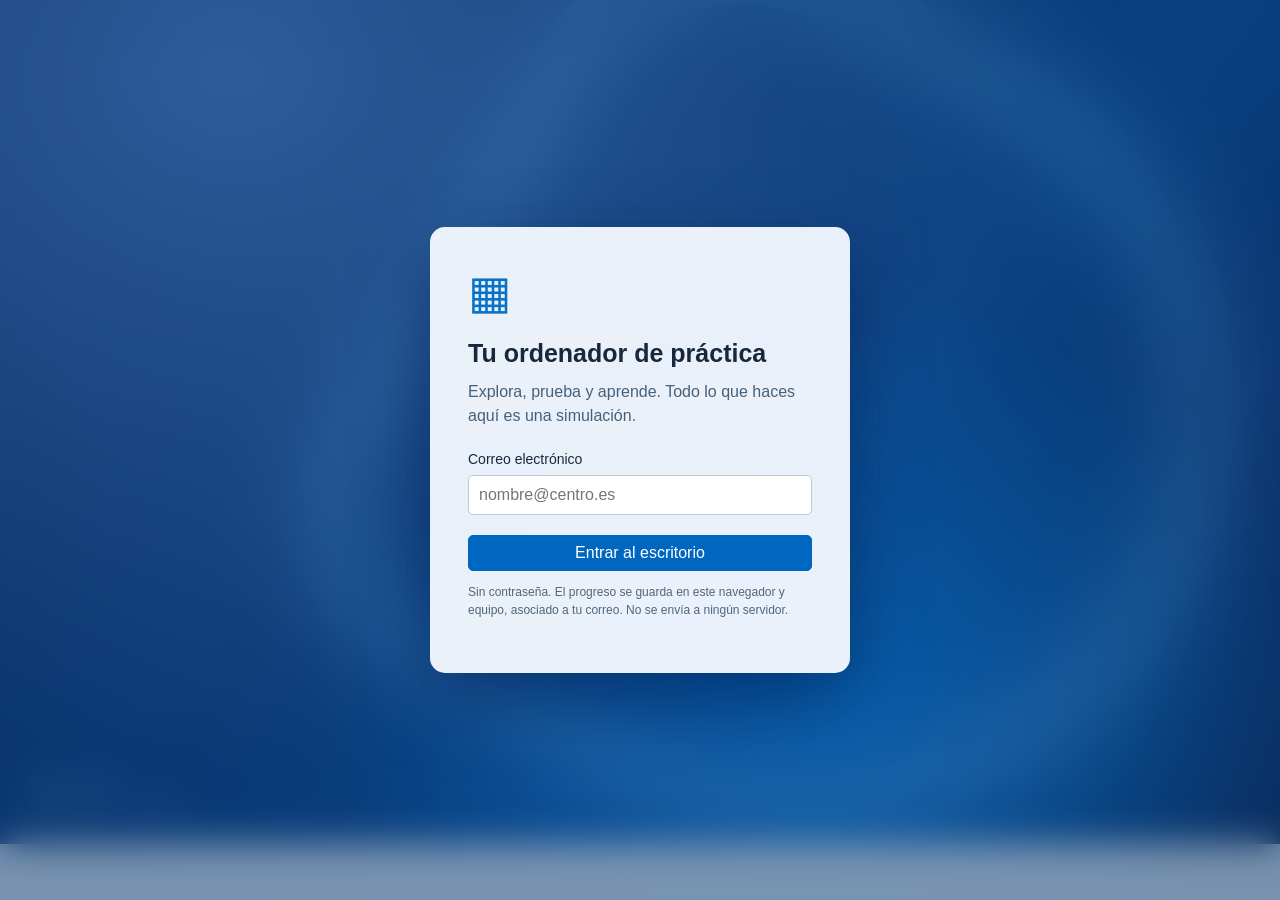
<file: tema1/instalador_programas/index.html>
<!doctype html>
<html lang="es">
  <head>
    <meta charset="utf-8" />
    <meta name="viewport" content="width=device-width,initial-scale=1" />
    <meta
      name="description"
      content="Simulador educativo de escritorio para Digitalización de 4.º ESO"
    />
    <title>Aula PC · Digitalización</title>
    <link rel="stylesheet" href="style.css" />
  </head>
  <body>
    <main id="desktop">
      <div class="wallpaper"></div>
      <div id="desktop-icons"></div>
      <div class="desktop-label">
        AULA PC<span>Digitalización · 4.º ESO</span>
      </div>
      <div id="windows"></div>
      <aside id="tasks" hidden aria-label="Tareas de la práctica"></aside>
      <nav id="start" hidden></nav>
      <footer id="taskbar"></footer>
    </main>
    <section id="login">
      <form id="login-form">
        <div class="brand-icon">▦</div>
        <h1>Tu ordenador de práctica</h1>
        <p>
          Explora, prueba y aprende. Todo lo que haces aquí es una simulación.
        </p>
        <label for="email">Correo electrónico</label
        ><input
          id="email"
          type="email"
          required
          autocomplete="email"
          placeholder="nombre@centro.es"
        /><button class="primary">Entrar al escritorio</button
        ><small
          >Sin contraseña. El progreso se guarda en este navegador y equipo,
          asociado a tu correo. No se envía a ningún servidor.</small
        >
        <p id="login-error" role="alert"></p>
      </form>
    </section>
    <dialog id="dialog"></dialog>
    <div id="toast" role="status"></div>
    <script src="js/config.js"></script>
    <script src="js/extension-config.js"></script>
    <script src="js/task-flow.js"></script>
    <script src="js/core.js"></script>
    <script src="js/app.js"></script>
    <script src="js/web-content.js"></script>
    <script src="js/browser.js"></script>
    <script src="js/installer.js"></script>
    <script src="js/fraud.js"></script>
    <script src="js/math-engine.js"></script>
    <script src="js/game-engine.js"></script>
    <script src="js/survivor-render.js"></script>
    <script src="js/game-ui.js"></script>
    <script src="js/advanced-programs.js"></script>
    <script src="js/programs.js"></script>
    <script src="js/settings.js"></script>
  <script src="vendor/pdf-lib.min.js"></script>
    <script src="js/progress.js"></script>
    <script src="js/report-fonts.js"></script>
    <script src="js/report.js"></script>
    <script src="js/store.js"></script>
    <script src="js/tasks.js"></script>
  </body>
</html>
</file>
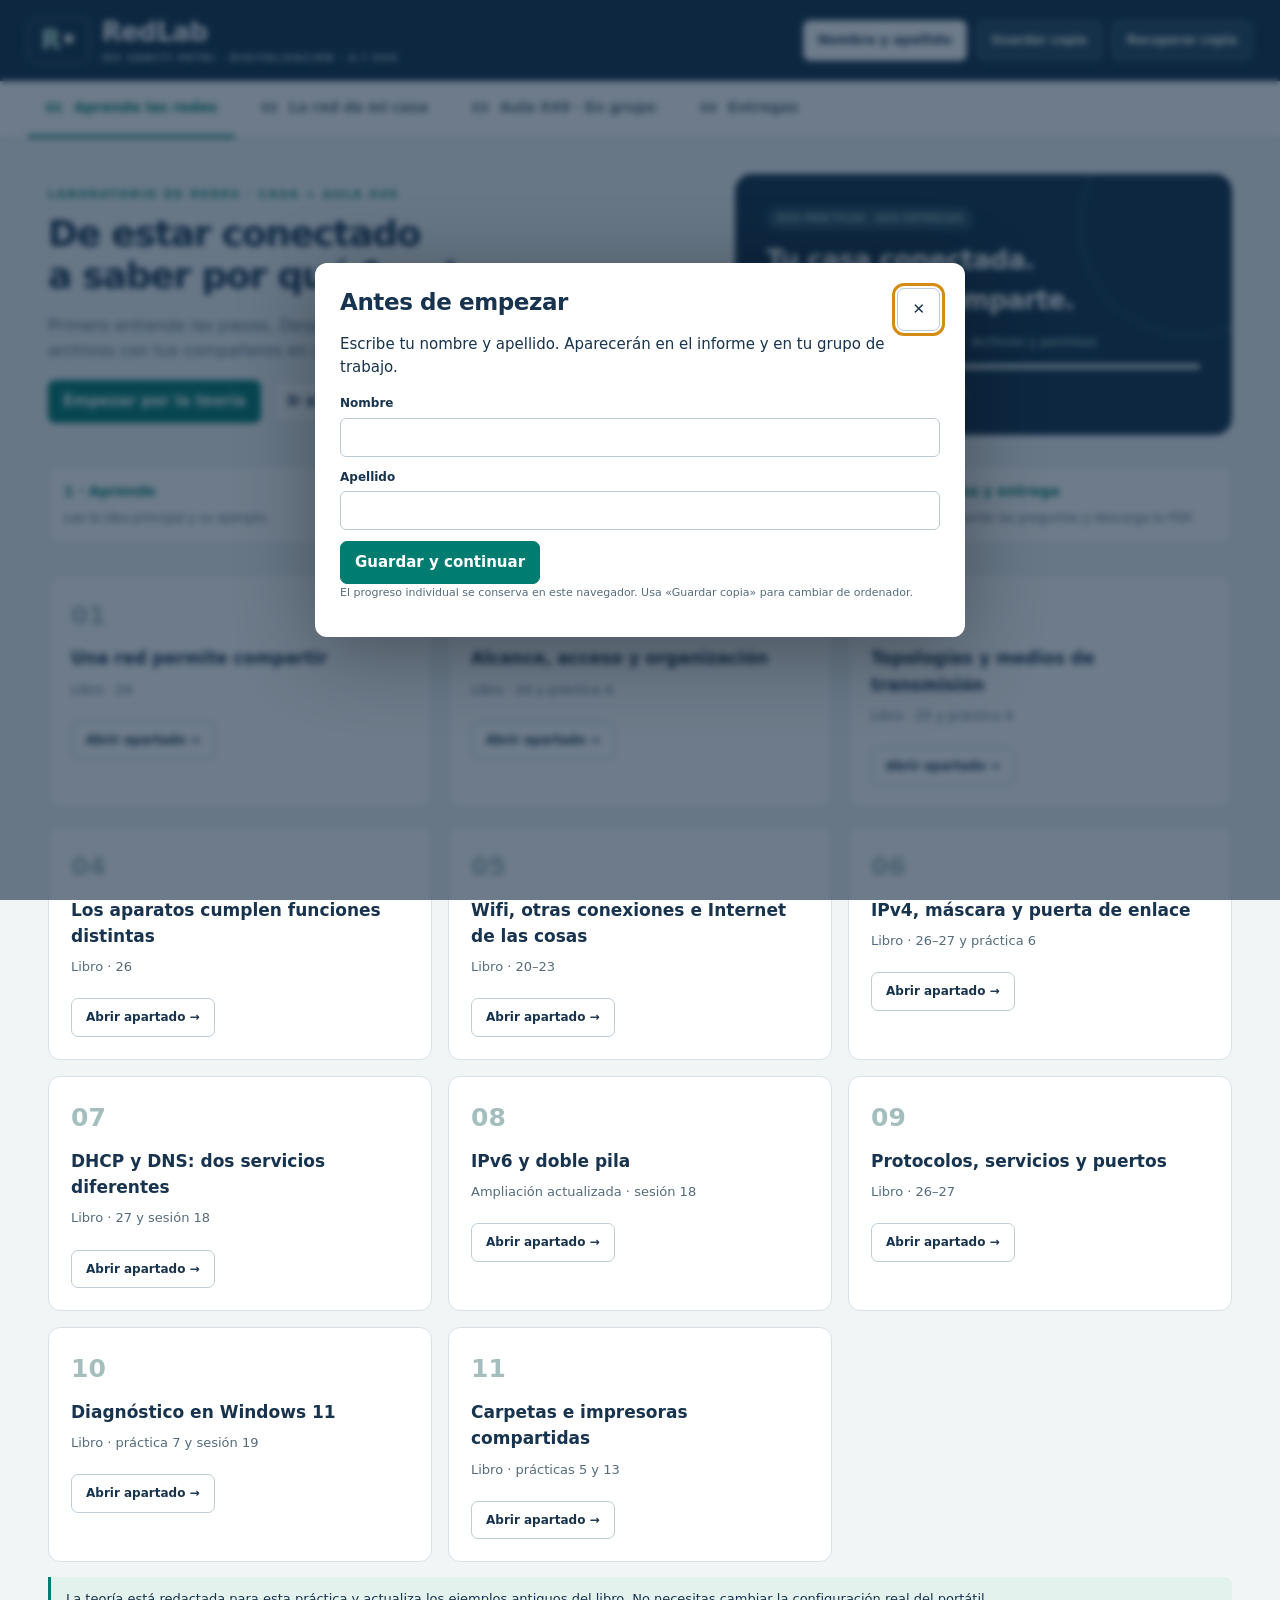
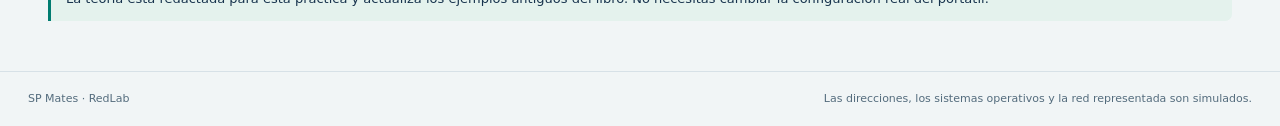
<file: tema1/redes/index.html>
<!doctype html>
<html lang="es"><head><meta charset="utf-8"><meta name="viewport" content="width=device-width,initial-scale=1"><title>RedLab · Casa y aula X49</title><meta name="description" content="Aprende redes en 4.º ESO: teoría, una casa conectada y carpetas compartidas en el aula X49."><link rel="stylesheet" href="styles.css"><link rel="stylesheet" href="desktop.css"><script defer src="cloudflare-config.js"></script><script defer src="laboratorio/engine.js"></script><script defer src="content.js"></script><script defer src="home-model.js"></script><script defer src="guide-data.js"></script><script defer src="vendor/identity-hash.js"></script><script defer src="classroom.js"></script><script defer src="pdf.js"></script><script defer src="quiz.js"></script><script defer src="group-flow.js"></script><script defer src="coach.js"></script><script defer src="desktop.js"></script><script defer src="app.js"></script></head>
<body><header class="top"><a href="#" class="brand" aria-label="Inicio RedLab"><span class="brand-icon">R<span>•</span></span><span>RedLab<small>IES SANCTI PETRI · DIGITALIZACIÓN · 4.º ESO</small></span></a><div class="identity" id="identity"></div><button id="backup">Guardar copia</button><button id="restore">Recuperar copia</button></header><nav id="nav" aria-label="Secciones principales"><button data-page="theory">01 <span>Aprende las redes</span></button><button data-page="home">02 <span>La red de mi casa</span></button><button data-page="class">03 <span>Aula X49 · En grupo</span></button><button data-page="delivery">04 <span>Entregas</span></button></nav><main id="main"></main><footer>SP Mates · RedLab <span>Las direcciones, los sistemas operativos y la red representada son simulados.</span></footer><dialog id="dialog"><div id="dialog-body"></div></dialog><div role="status" aria-live="polite" id="toast"></div><input id="import-file" type="file" accept="application/json,.json" hidden></body></html>
</file>
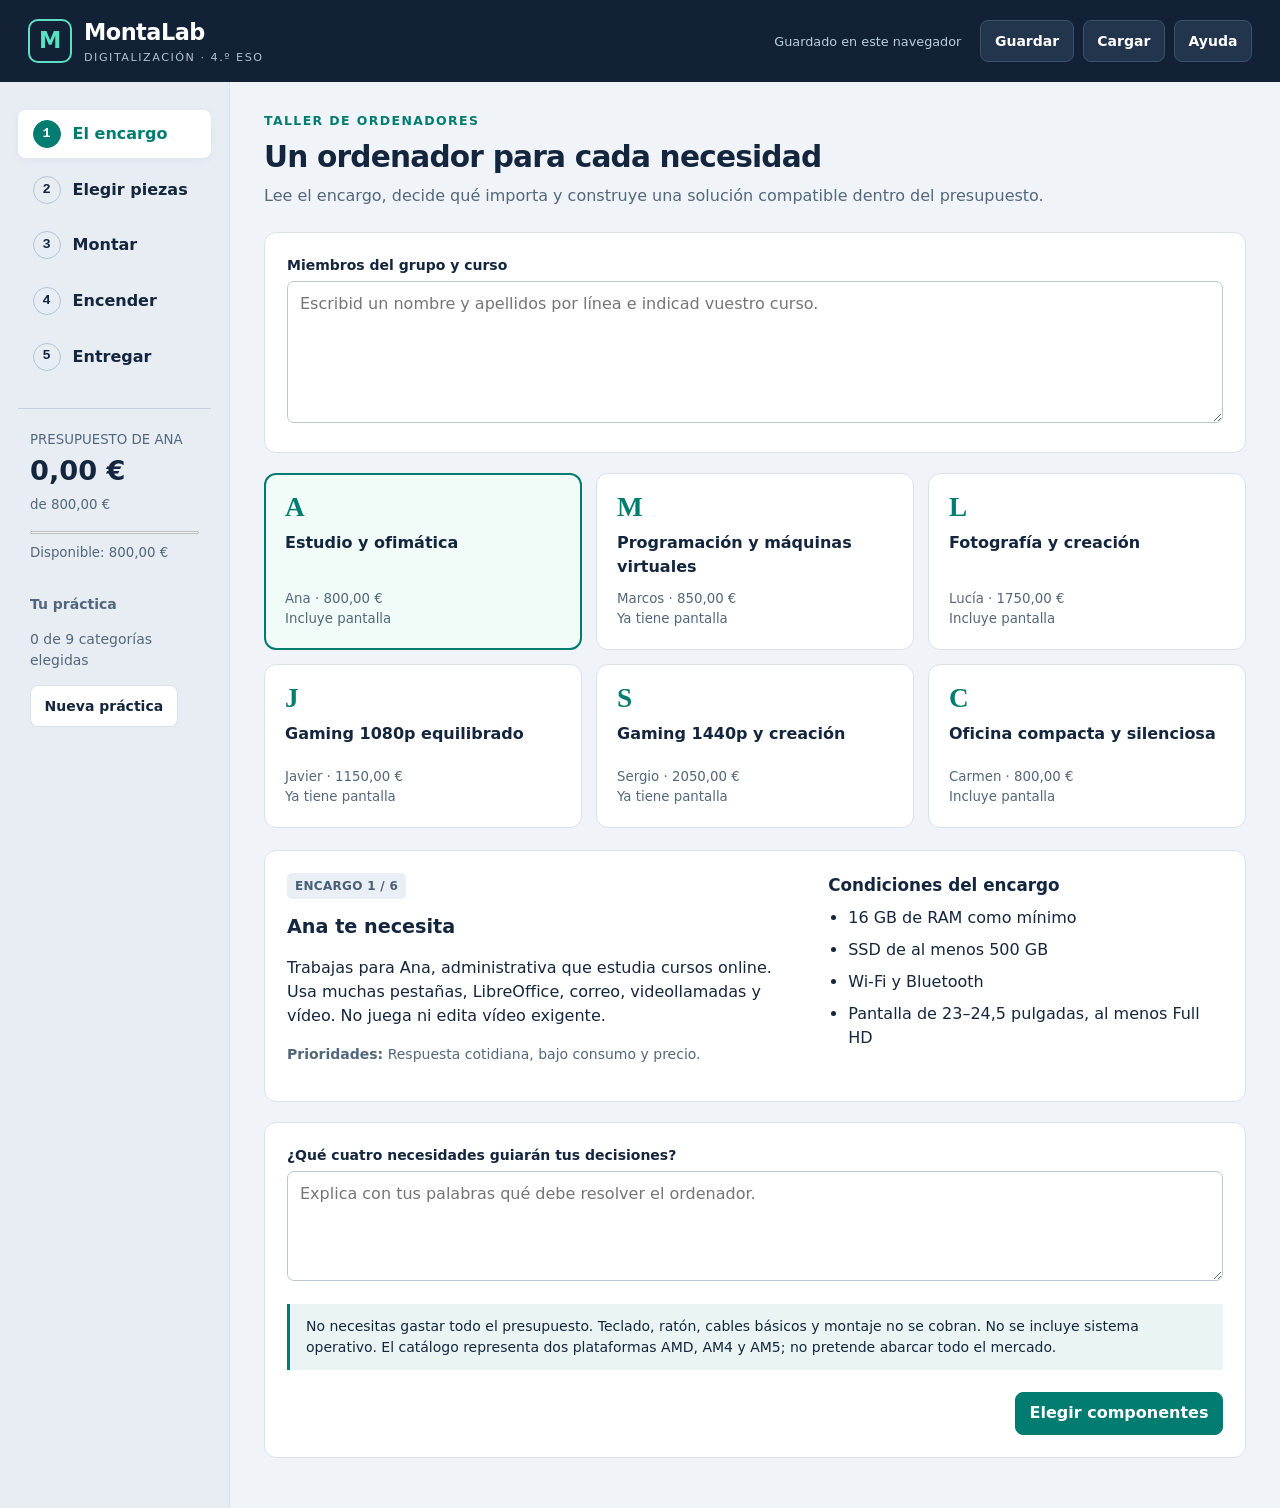
<file: tema1/simulador_montaje_pc/index.html>
<!doctype html><html lang="es"><head><meta charset="utf-8"><meta name="viewport" content="width=device-width,initial-scale=1"><meta name="description" content="Taller de montaje y configuración de ordenadores para Digitalización de 4.º ESO"><title>MontaLab · Taller de ordenadores</title><link rel="icon" href="data:image/svg+xml,%3Csvg xmlns='http://www.w3.org/2000/svg' viewBox='0 0 32 32'%3E%3Crect width='32' height='32' rx='7' fill='%23122135'/%3E%3Cpath d='M7 23V9l9 9 9-9v14' fill='none' stroke='%235ce0c4' stroke-width='3'/%3E%3C/svg%3E"><link rel="stylesheet" href="style.css"></head><body><header><a class="brand" href="#" aria-label="Inicio MontaLab"><b>M</b><span>MontaLab<small>DIGITALIZACIÓN · 4.º ESO</small></span></a><div class="top-actions"><span id="save-status" role="status">Guardado local</span><button data-action="export">Guardar</button><button data-action="import">Cargar</button><button data-action="help">Ayuda</button></div></header><div id="app"></div><div id="toast" role="status" aria-live="polite"></div><dialog id="modal"></dialog><input id="import-file" type="file" accept=".json" hidden><script src="catalogo.js"></script><script src="motor.js"></script><script src="pdf-font.js"></script><script src="extras.js"></script><script src="app.js"></script></body></html>
</file>
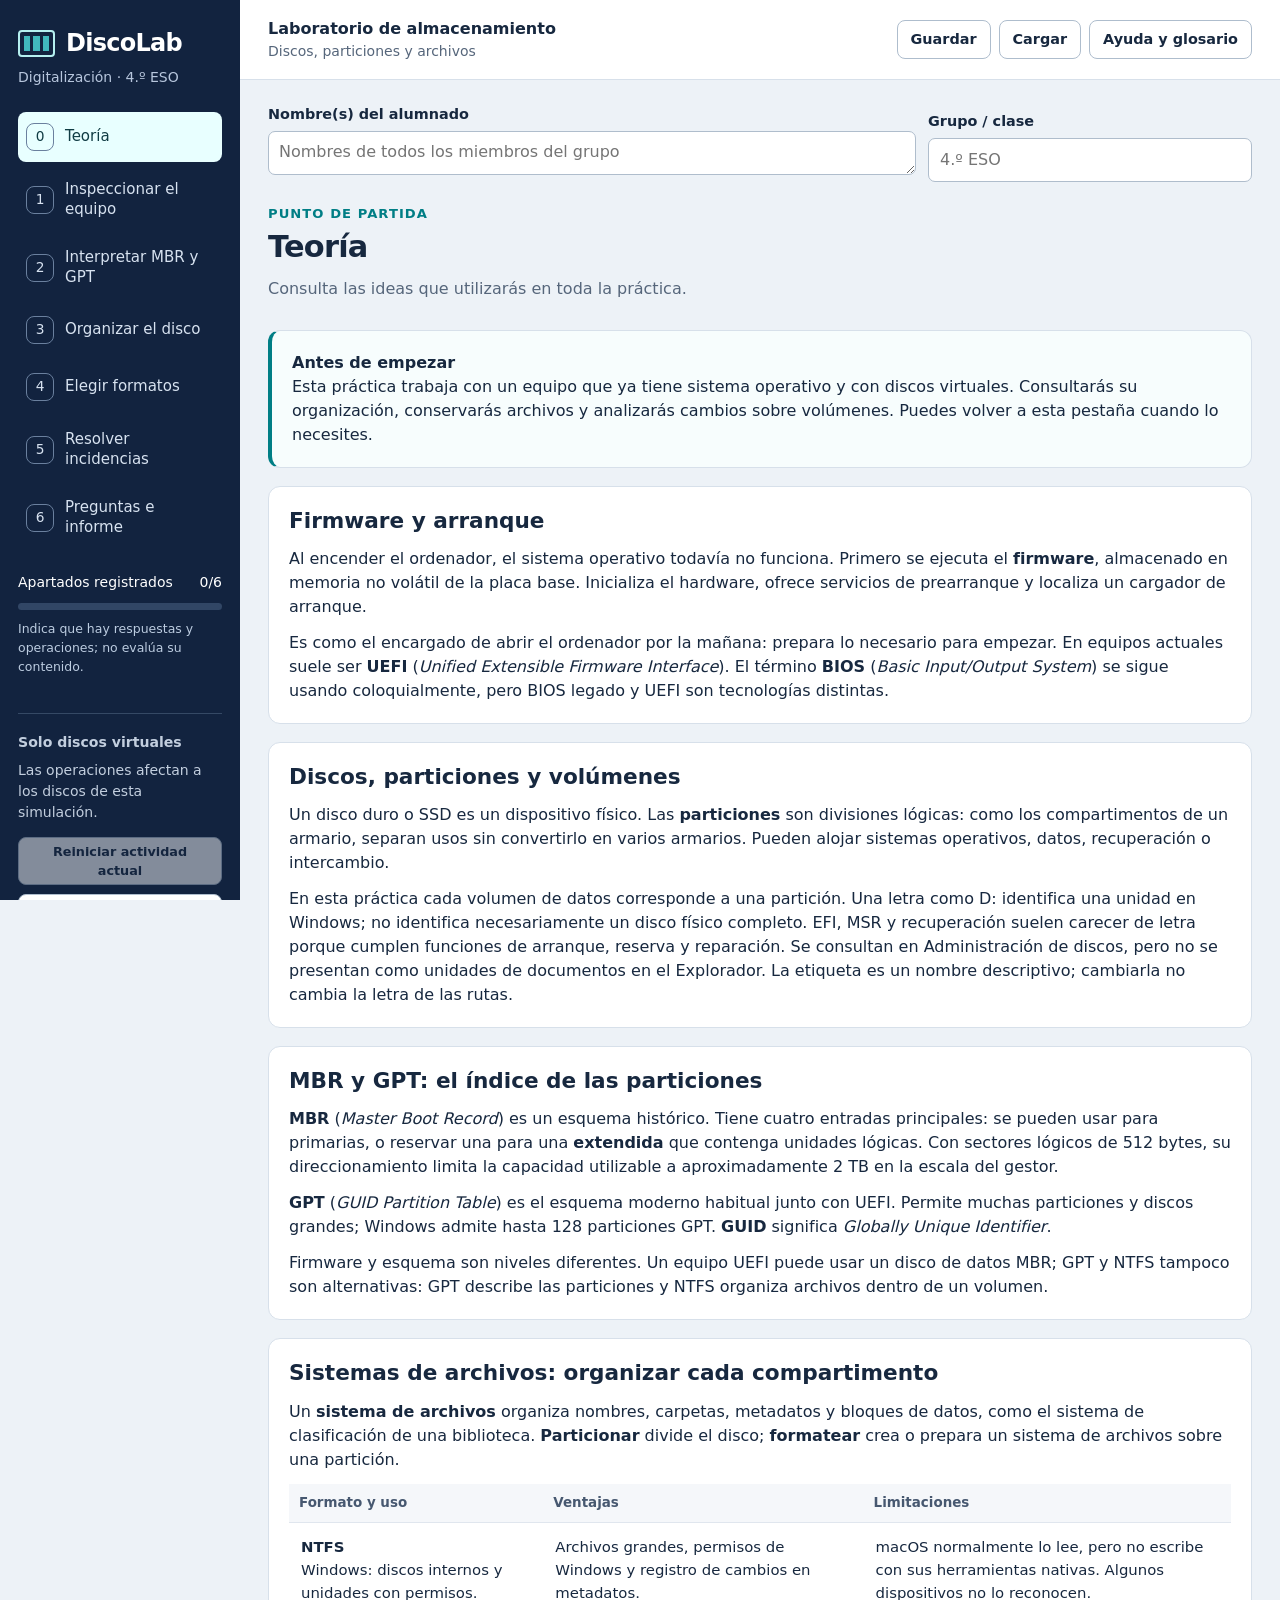
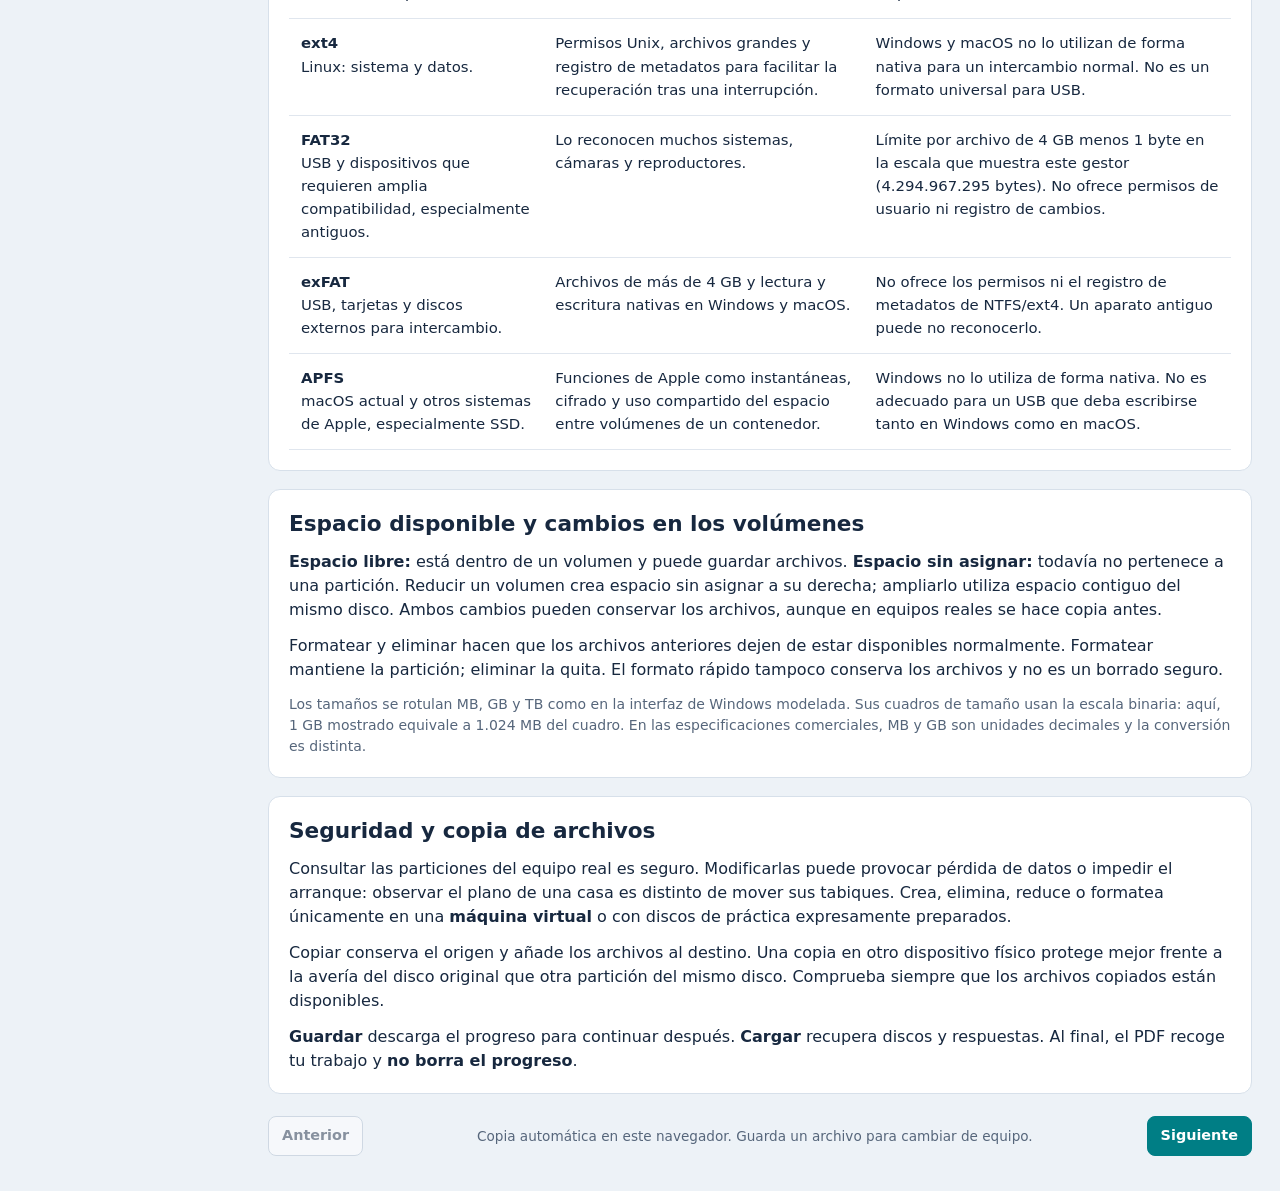
<file: tema1/uefi_disco/index.html>
<!doctype html>
<html lang="es">
<head>
  <meta charset="utf-8">
  <meta name="viewport" content="width=device-width, initial-scale=1">
  <meta name="description" content="Laboratorio virtual de discos, particiones y sistemas de archivos para Digitalización de 4.º ESO.">
  <meta name="theme-color" content="#12233f">
  <title>DiscoLab · Digitalización</title>
  <link rel="icon" type="image/svg+xml" href="data:image/svg+xml,%3Csvg xmlns='http://www.w3.org/2000/svg' viewBox='0 0 32 32'%3E%3Crect width='32' height='32' rx='7' fill='%2312233f'/%3E%3Crect x='5' y='8' width='22' height='16' rx='2' fill='%23fff'/%3E%3Cpath d='M13 8v16M21 8v16' stroke='%23008187' stroke-width='3'/%3E%3C/svg%3E">
  <link rel="stylesheet" href="styles.css">
  <script defer src="vendor/pdf-lib.min.js"></script>
  <script defer src="core.js"></script>
  <script defer src="report.js"></script>
  <script defer src="app.js"></script>
</head>
<body>
  <a class="skip-link" href="#workspace">Saltar a la práctica</a>
  <div id="app"></div>
  <input id="load-file" type="file" accept=".json,application/json" hidden>
  <dialog id="modal" aria-labelledby="modal-title"></dialog>
  <div id="toast" role="status" aria-live="polite"></div>
  <noscript>Activa JavaScript en el navegador para utilizar la simulación.</noscript>
</body>
</html>
</file>
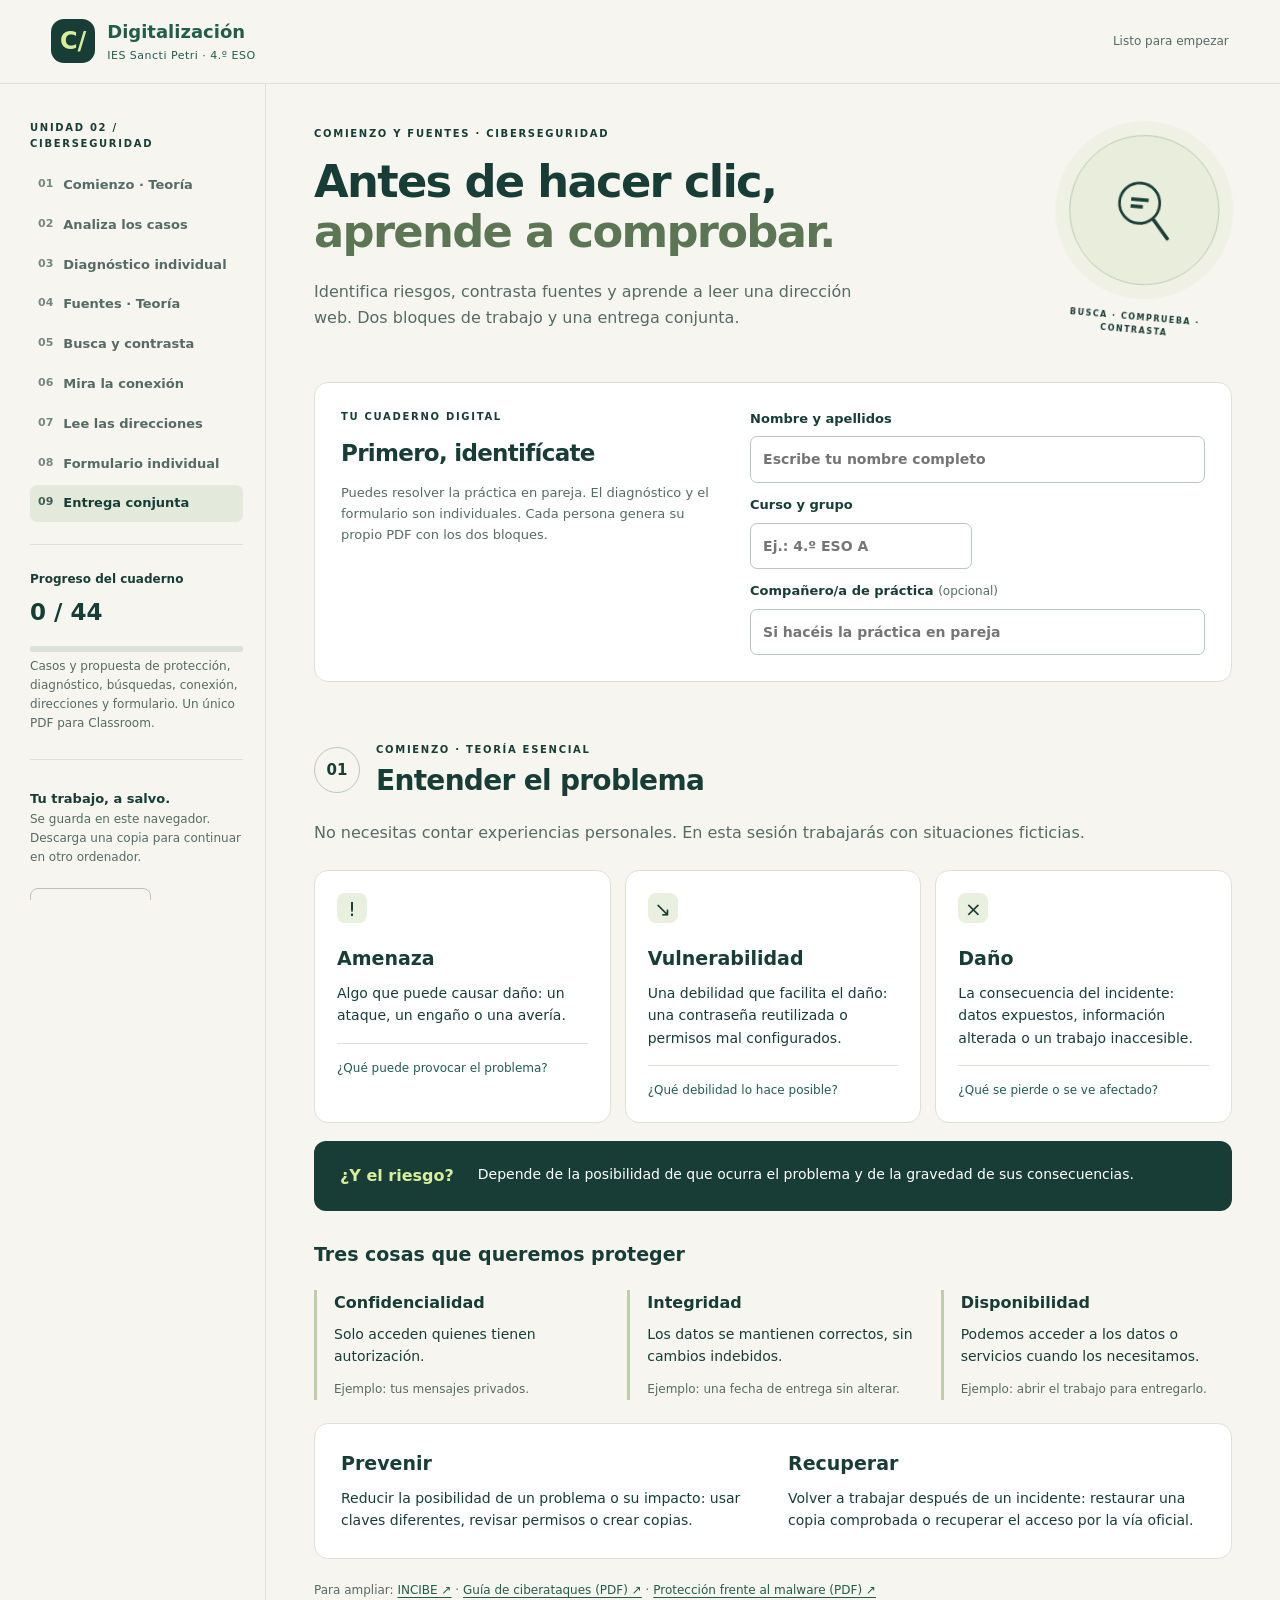
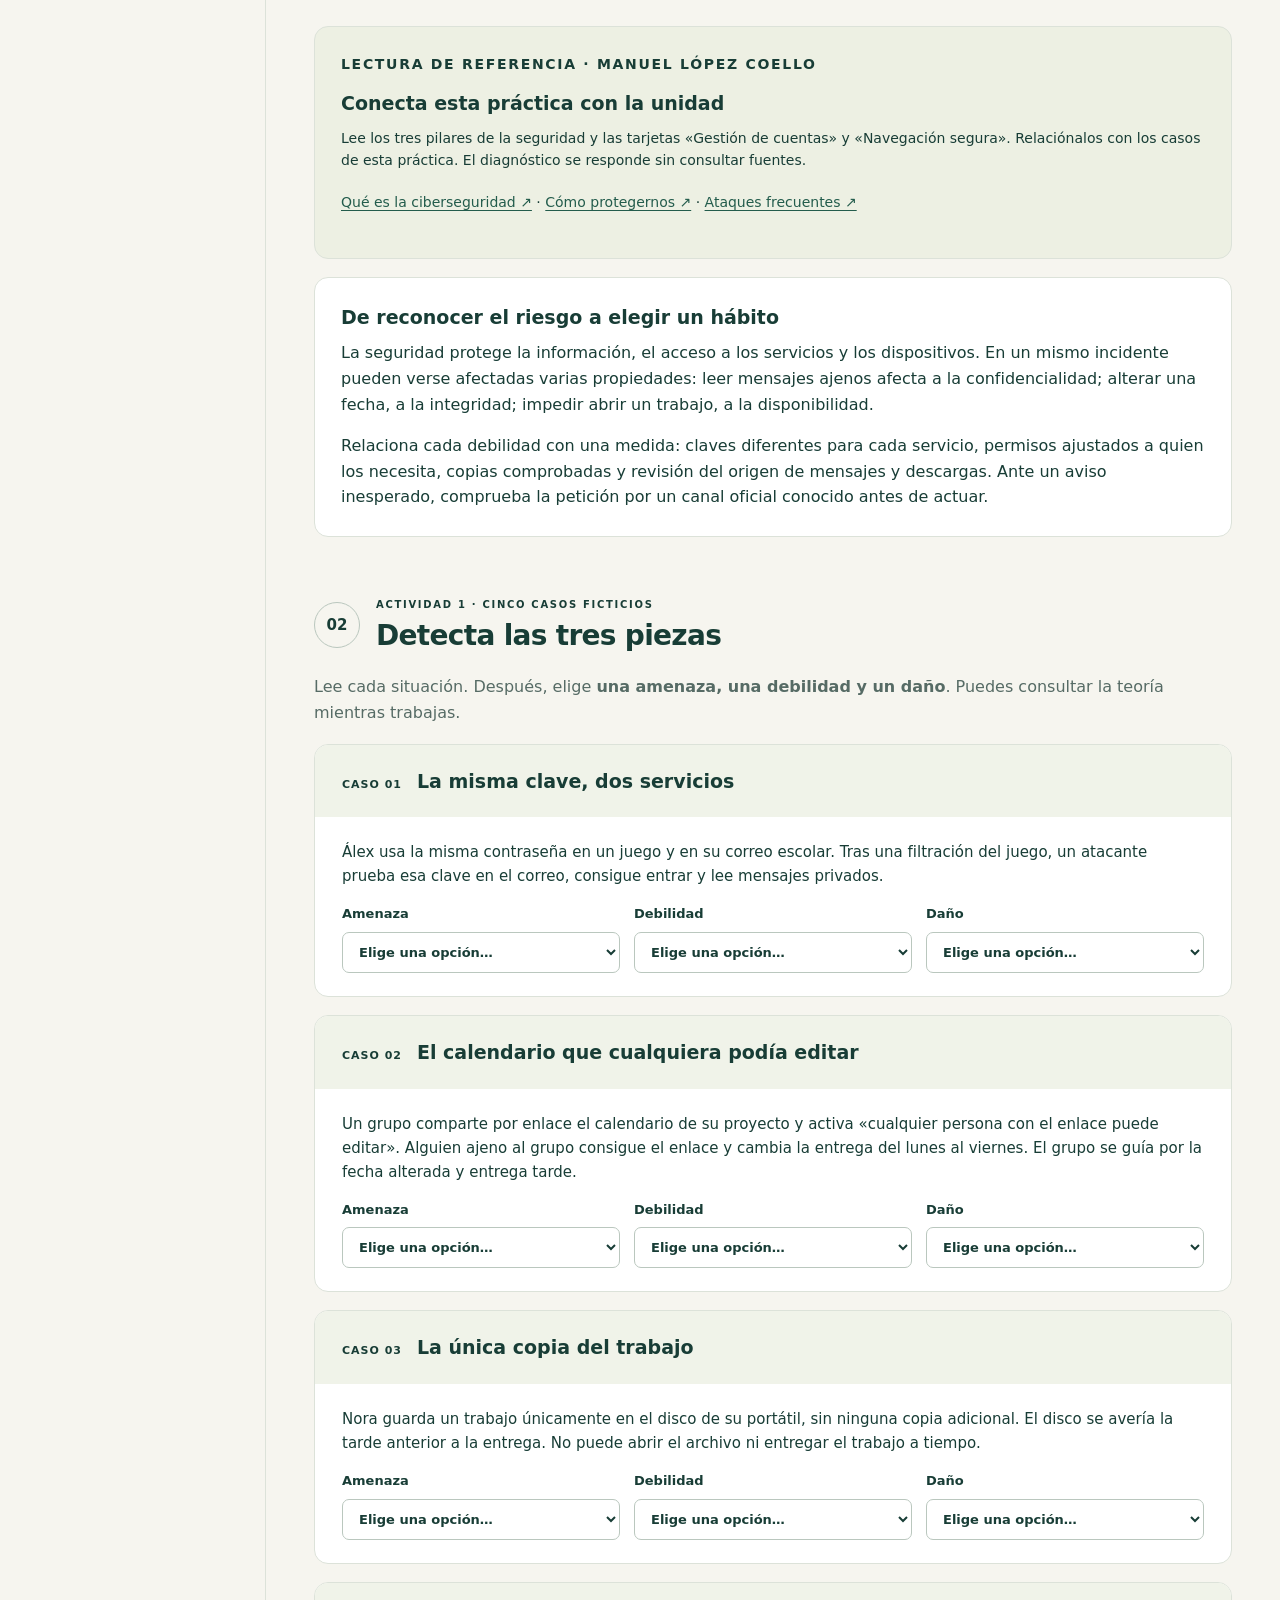
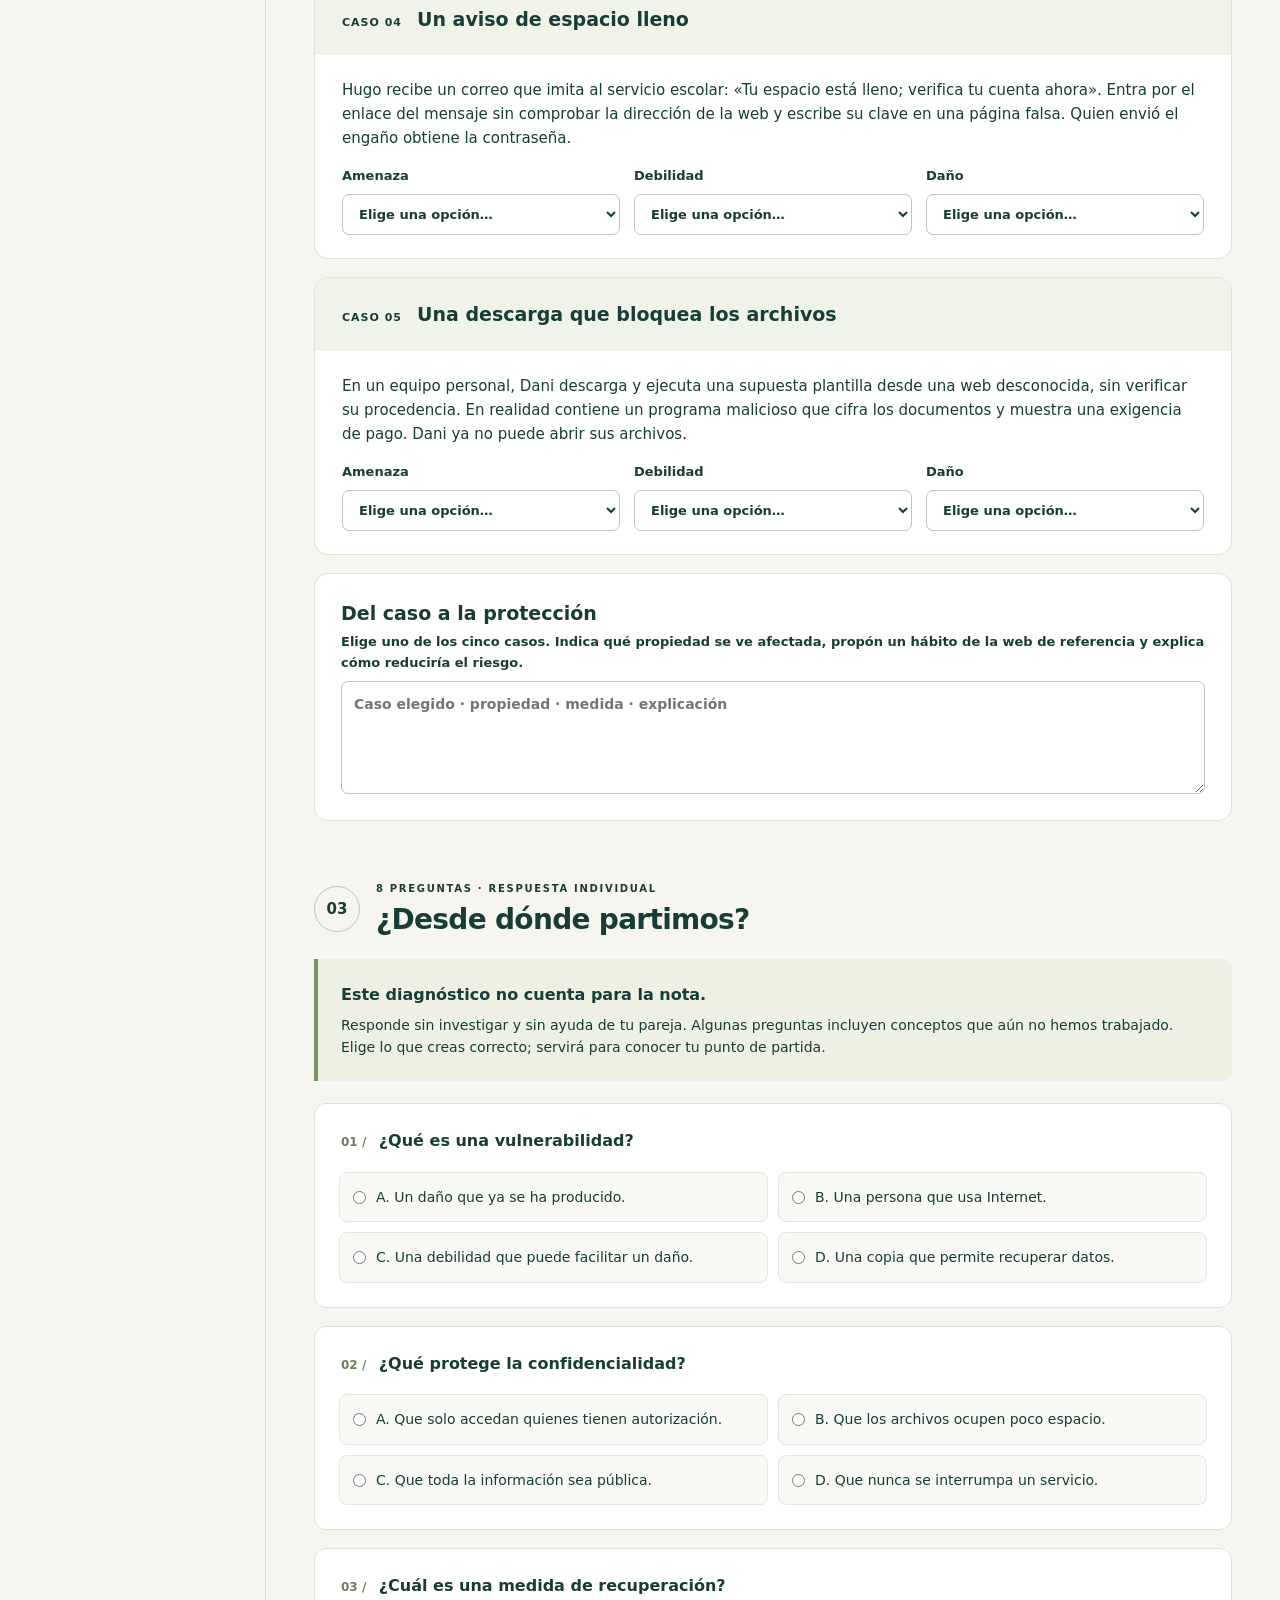
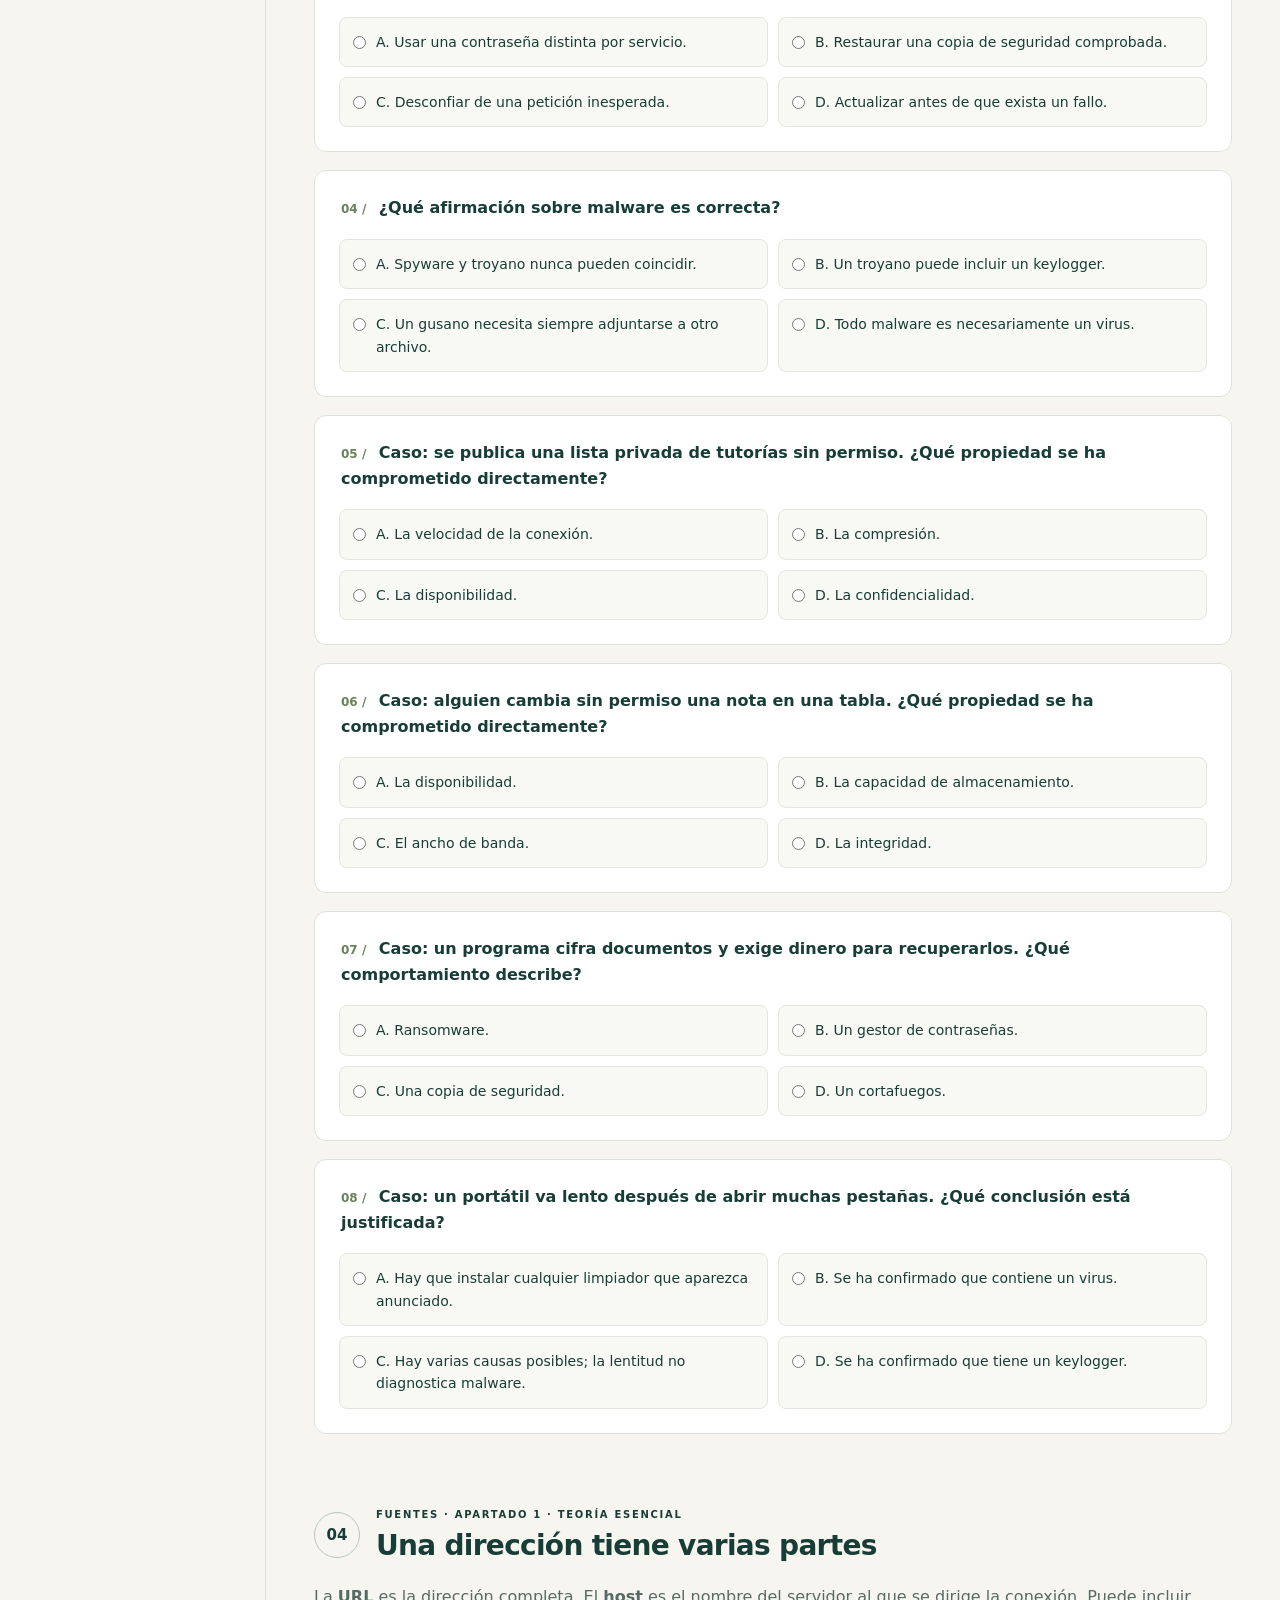
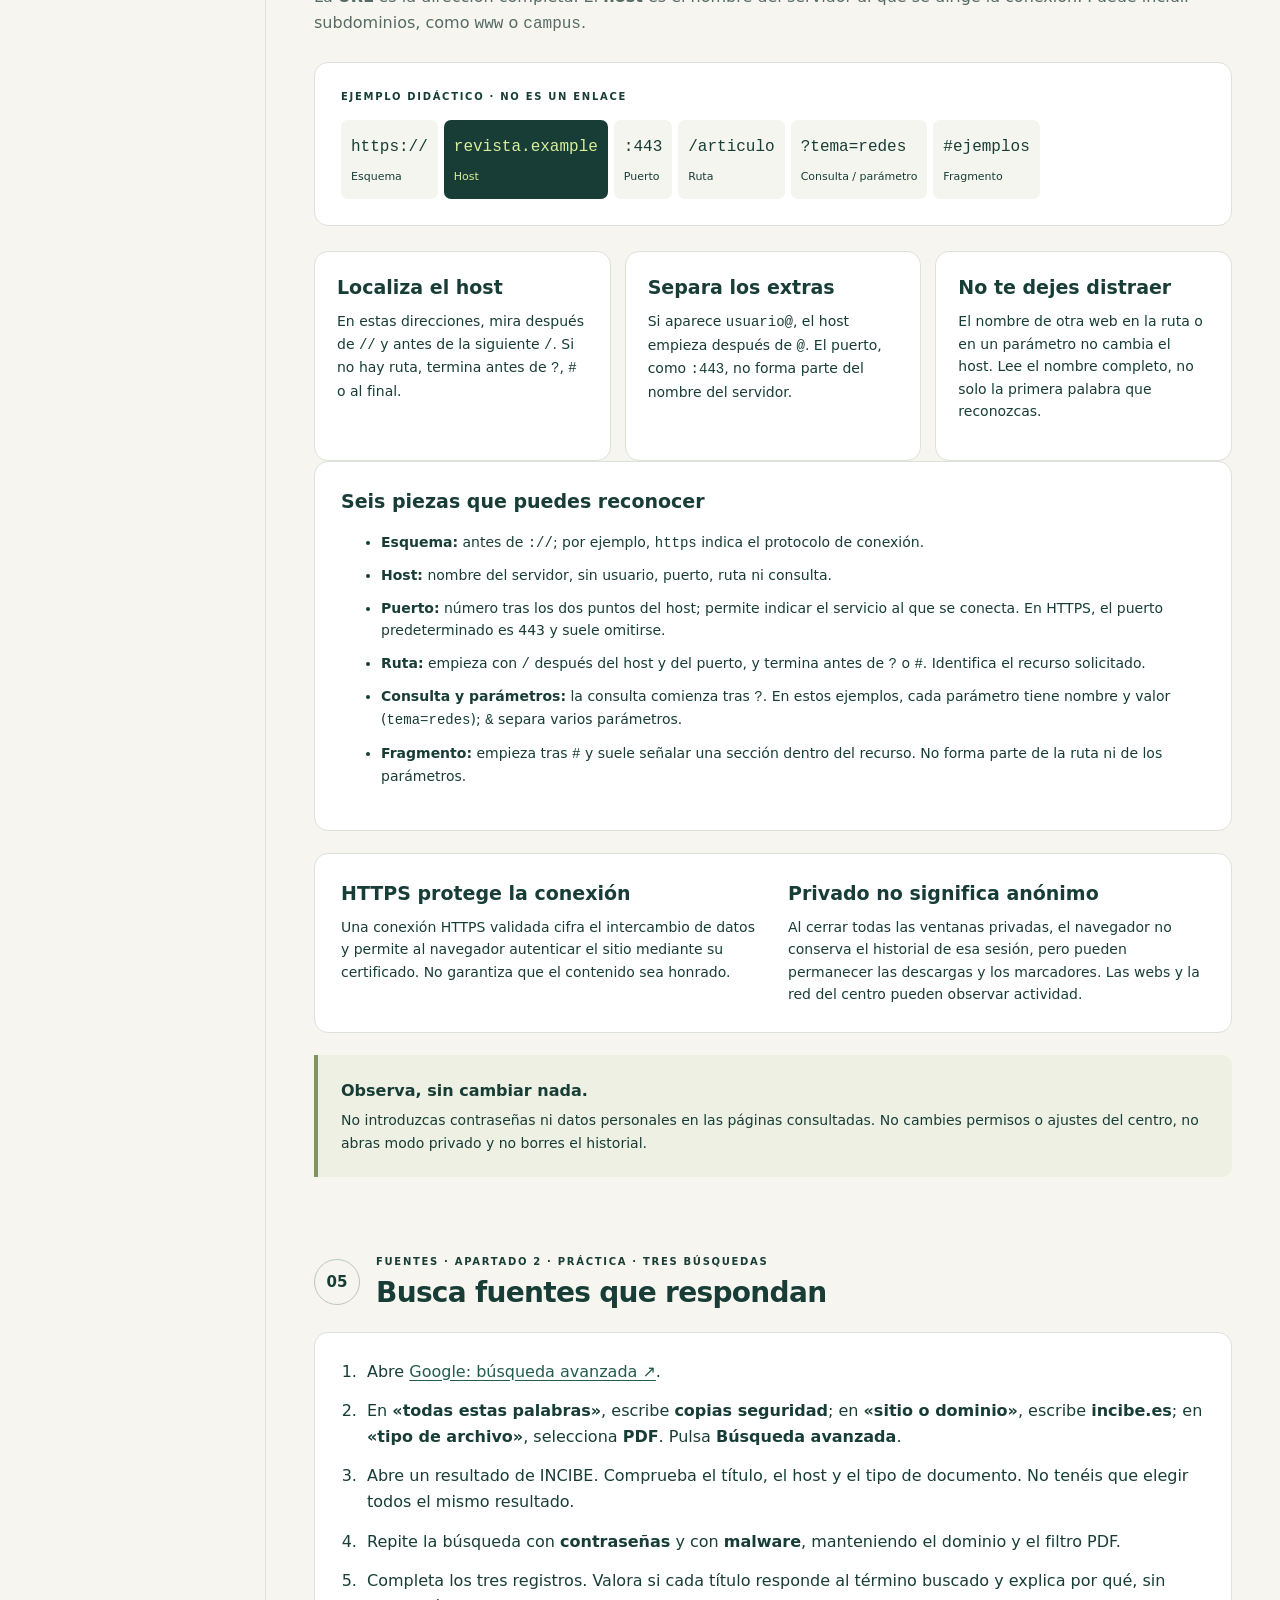
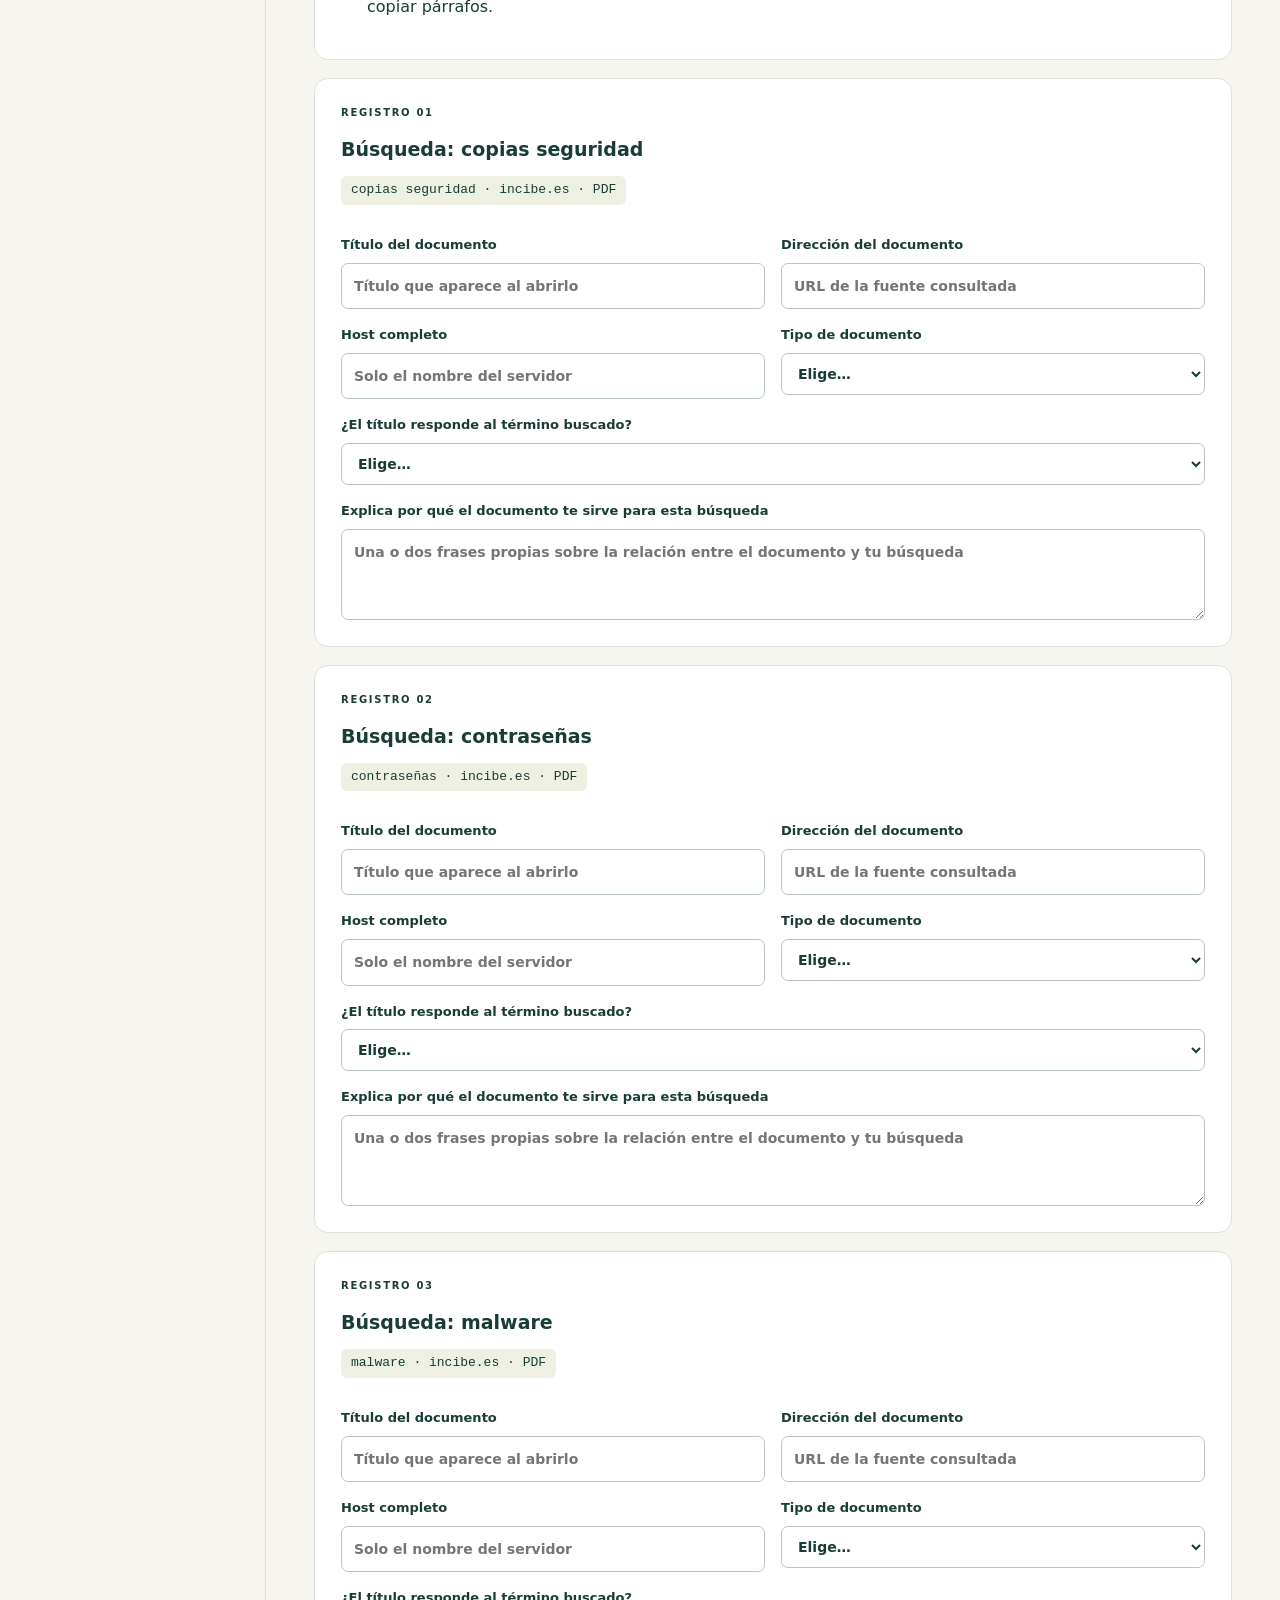
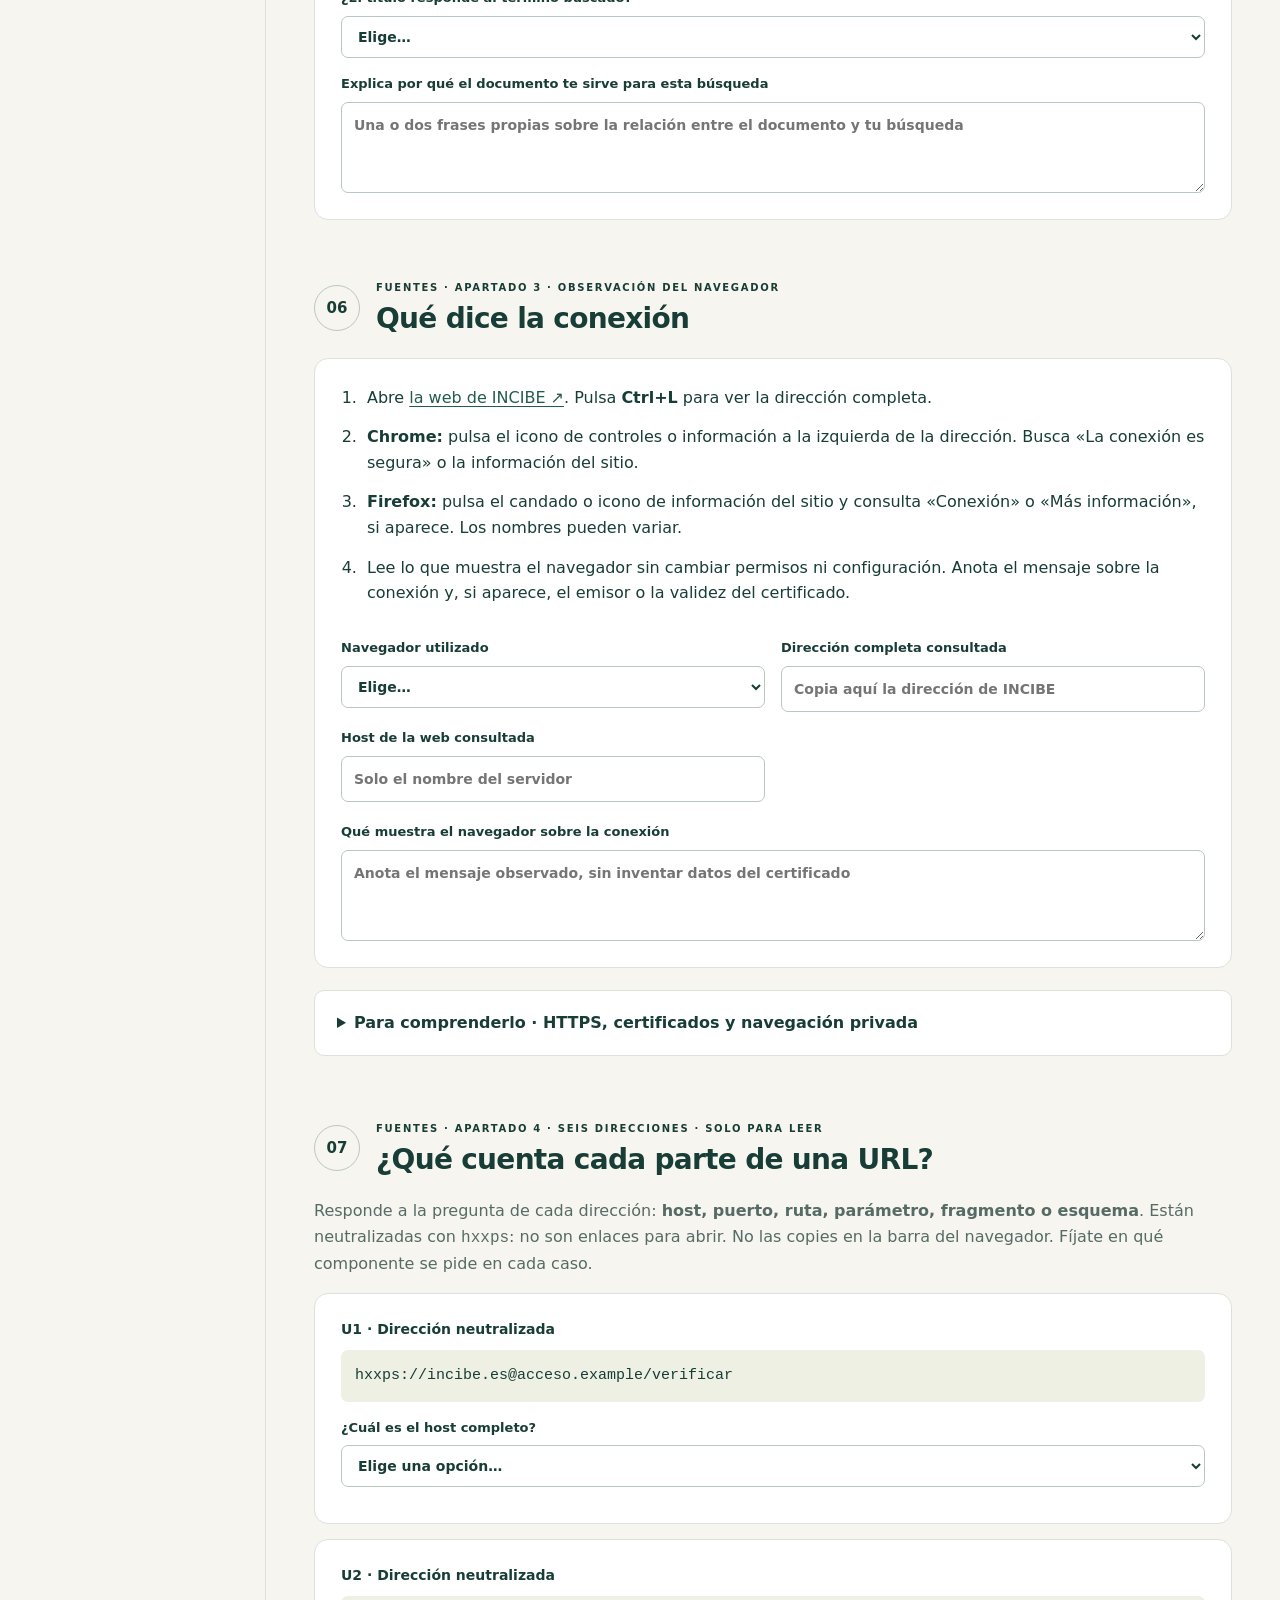
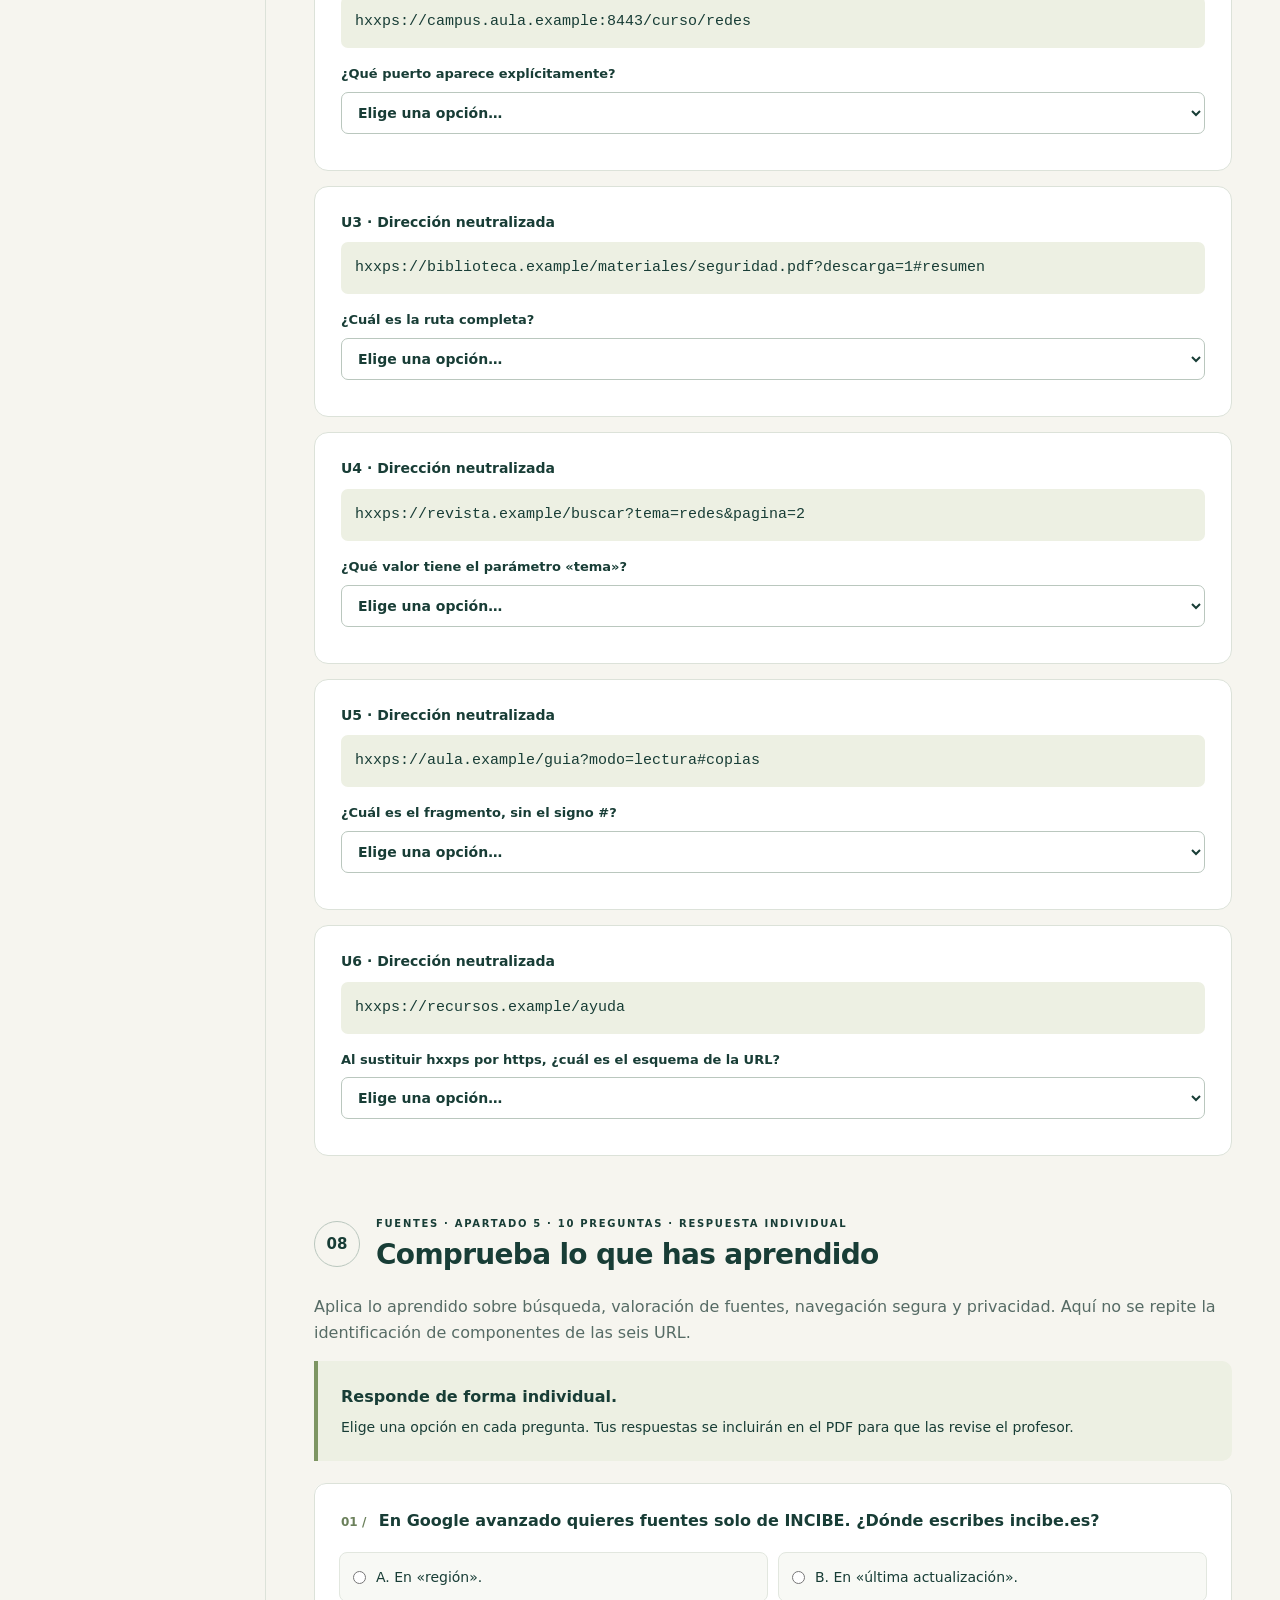
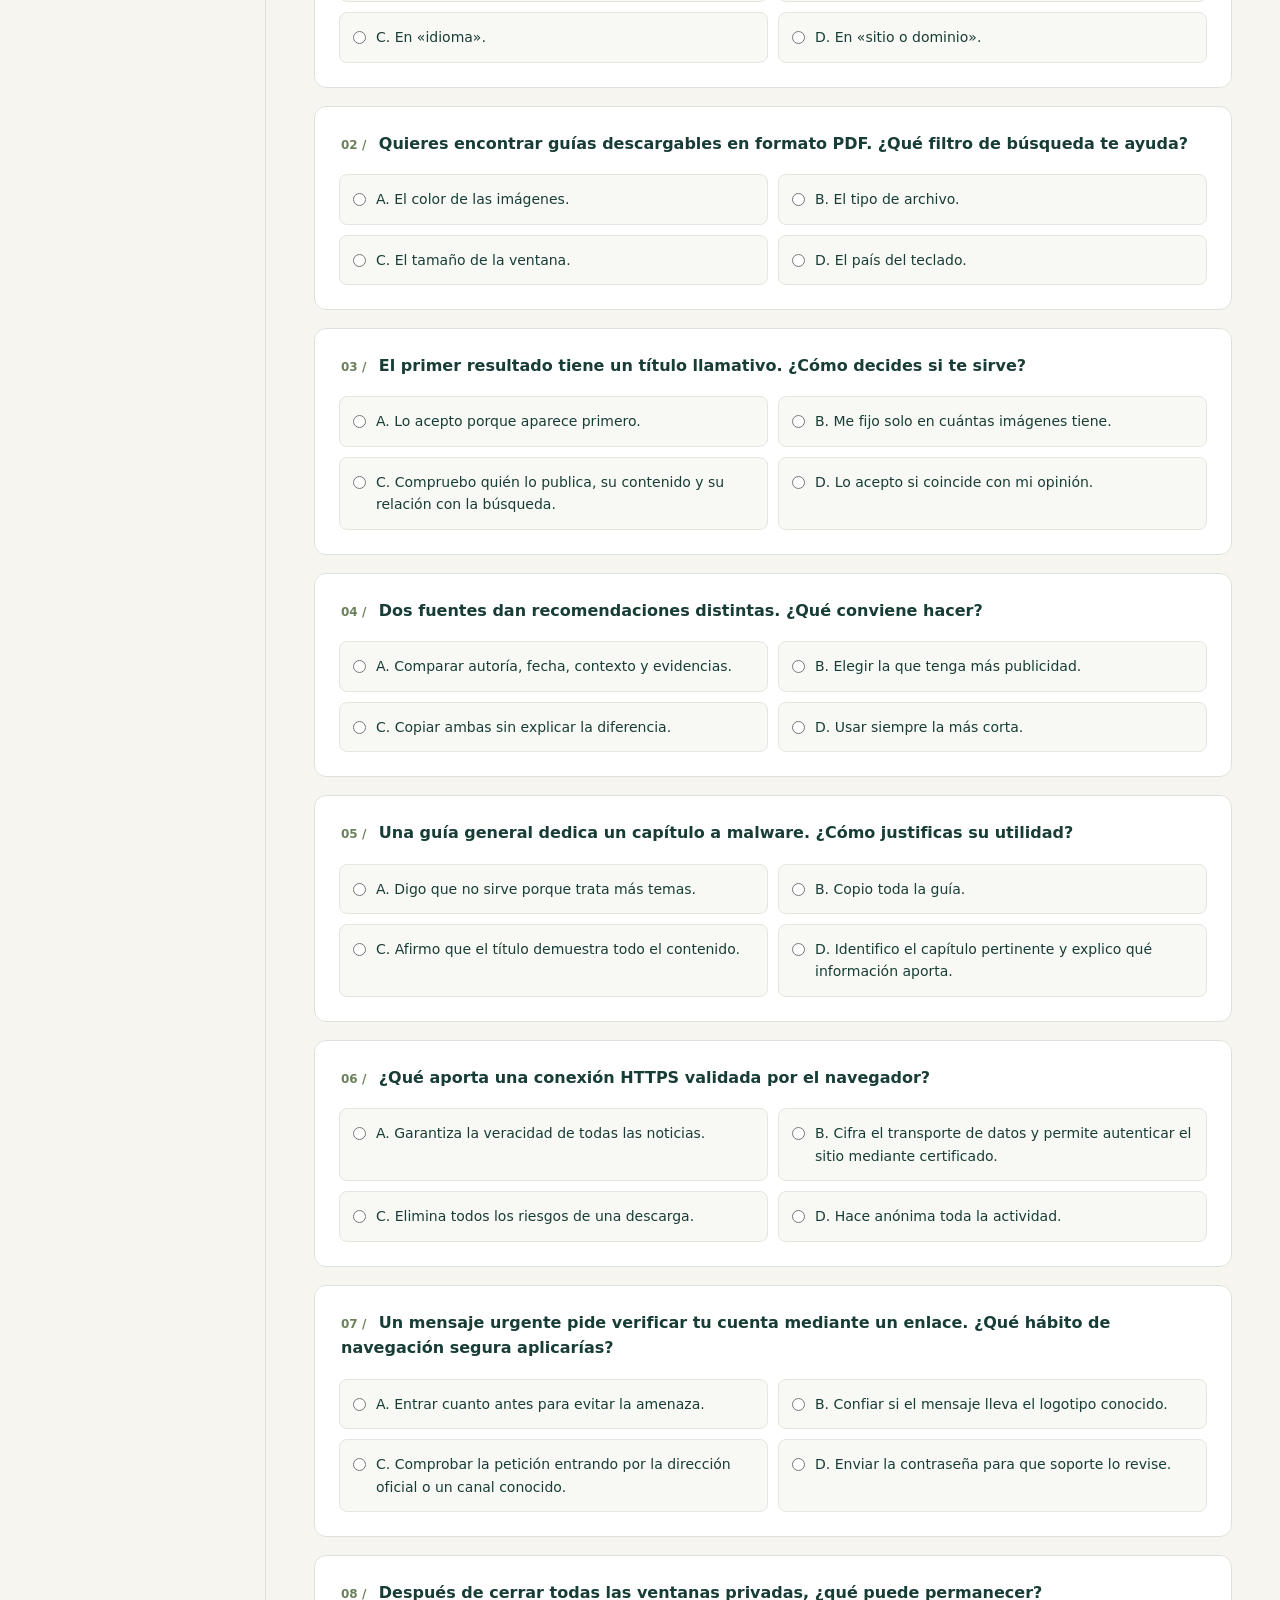
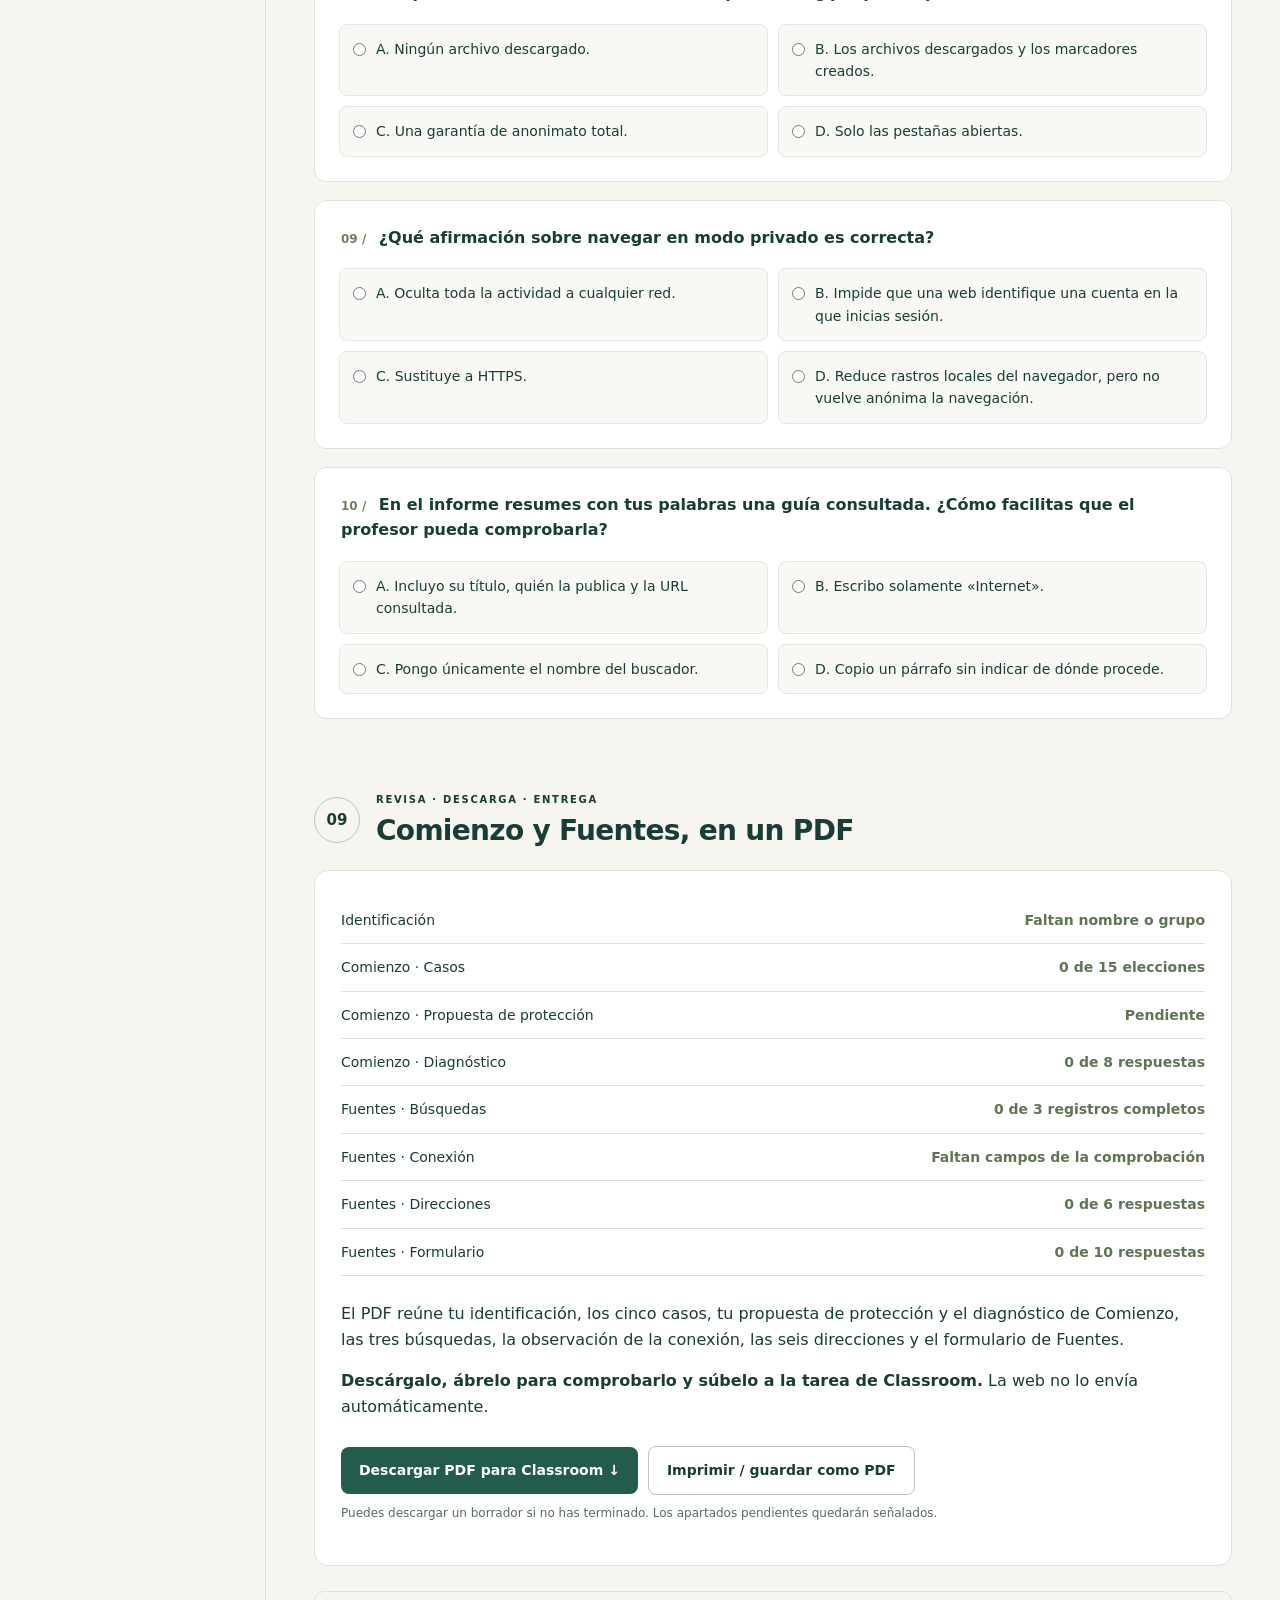
<file: tema2/comienzo-fuentes/index.html>
<!doctype html>
<html lang="es"><head><meta charset="utf-8"><meta name="viewport" content="width=device-width,initial-scale=1"><meta name="theme-color" content="#143f38"><title>Comienzo y fuentes · Digitalización</title><link rel="stylesheet" href="style.css"><script src="vendor/jspdf.umd.min.js" defer></script><script src="data.js" defer></script><script src="app.js" defer></script></head><body>
<a class="skip" href="#main">Saltar al contenido</a>
<header class="top"><a class="brand" href="#main"><span class="mark" aria-hidden="true">C/</span><span>Digitalización<small>IES Sancti Petri · 4.º ESO</small></span></a><span class="save-state" id="saveState" role="status">Listo para empezar</span></header>
<div class="layout"><aside class="sidebar"><p class="eyebrow">UNIDAD 02 / CIBERSEGURIDAD</p><nav aria-label="Apartados"><a href="#teoria-comienzo" class="active" aria-current="page"><span>01</span>Comienzo · Teoría</a><a href="#actividad"><span>02</span>Analiza los casos</a><a href="#diagnostico"><span>03</span>Diagnóstico individual</a><a href="#teoria"><span>04</span>Fuentes · Teoría</a><a href="#busqueda"><span>05</span>Busca y contrasta</a><a href="#conexion"><span>06</span>Mira la conexión</a><a href="#direcciones"><span>07</span>Lee las direcciones</a><a href="#formulario"><span>08</span>Formulario individual</a><a href="#entrega"><span>09</span>Entrega conjunta</a></nav><div class="side-progress"><label for="progress">Progreso del cuaderno <b id="progressText">0 / 44</b></label><progress id="progress" max="44" value="0"></progress><p>Casos y propuesta de protección, diagnóstico, búsquedas, conexión, direcciones y formulario. Un único PDF para Classroom.</p></div><div class="side-note"><b>Tu trabajo, a salvo.</b><p>Se guarda en este navegador. Descarga una copia para continuar en otro ordenador.</p><button class="secondary small" id="backup">Guardar copia</button><button class="secondary small" id="loadBackup">Cargar copia</button><input type="file" id="restore" accept=".json,application/json" hidden></div></aside>
<main id="main"><div class="hero"><div><p class="eyebrow">COMIENZO Y FUENTES · CIBERSEGURIDAD</p><h1>Antes de hacer clic,<br><em>aprende a comprobar.</em></h1><p>Identifica riesgos, contrasta fuentes y aprende a leer una dirección web. Dos bloques de trabajo y una entrega conjunta.</p></div><div class="hero-graphic" aria-hidden="true"><div class="ring"><svg viewBox="0 0 80 90"><circle cx="34" cy="37" r="23" fill="none" stroke="currentColor" stroke-width="3"/><path d="m51 54 19 22M24 33h20M24 41h14" fill="none" stroke="currentColor" stroke-width="4"/></svg></div><span>BUSCA · COMPRUEBA · CONTRASTA</span></div></div>
<section class="identity card" aria-labelledby="identityTitle"><div><p class="eyebrow">TU CUADERNO DIGITAL</p><h2 id="identityTitle">Primero, identifícate</h2><p>Puedes resolver la práctica en pareja. El diagnóstico y el formulario son individuales. Cada persona genera su propio PDF con los dos bloques.</p></div><div class="identity-fields"><label>Nombre y apellidos<input id="student" data-field="student" autocomplete="name" maxlength="160" placeholder="Escribe tu nombre completo"></label><label>Curso y grupo<input id="classroom" data-field="classroom" maxlength="60" placeholder="Ej.: 4.º ESO A"></label><label>Compañero/a de práctica <span class="optional">(opcional)</span><input data-field="partner" maxlength="160" placeholder="Si hacéis la práctica en pareja"></label></div></section>
<section id="teoria-comienzo" class="panel"><div class="section-head"><span class="section-number">01</span><div><p class="eyebrow">COMIENZO · TEORÍA ESENCIAL</p><h2>Entender el problema</h2></div></div><p>No necesitas contar experiencias personales. En esta sesión trabajarás con situaciones ficticias.</p><div class="concepts"><article class="card"><span class="mini-icon">!</span><h3>Amenaza</h3><p>Algo que puede causar daño: un ataque, un engaño o una avería.</p><p class="prompt">¿Qué puede provocar el problema?</p></article><article class="card"><span class="mini-icon">↘</span><h3>Vulnerabilidad</h3><p>Una debilidad que facilita el daño: una contraseña reutilizada o permisos mal configurados.</p><p class="prompt">¿Qué debilidad lo hace posible?</p></article><article class="card"><span class="mini-icon">×</span><h3>Daño</h3><p>La consecuencia del incidente: datos expuestos, información alterada o un trabajo inaccesible.</p><p class="prompt">¿Qué se pierde o se ve afectado?</p></article></div><div class="risk-strip"><b>¿Y el riesgo?</b><p>Depende de la posibilidad de que ocurra el problema y de la gravedad de sus consecuencias.</p></div><h3>Tres cosas que queremos proteger</h3><div class="principles"><article><b>Confidencialidad</b><p>Solo acceden quienes tienen autorización.</p><small>Ejemplo: tus mensajes privados.</small></article><article><b>Integridad</b><p>Los datos se mantienen correctos, sin cambios indebidos.</p><small>Ejemplo: una fecha de entrega sin alterar.</small></article><article><b>Disponibilidad</b><p>Podemos acceder a los datos o servicios cuando los necesitamos.</p><small>Ejemplo: abrir el trabajo para entregarlo.</small></article></div><div class="prevention card"><div><h3>Prevenir</h3><p>Reducir la posibilidad de un problema o su impacto: usar claves diferentes, revisar permisos o crear copias.</p></div><div><h3>Recuperar</h3><p>Volver a trabajar después de un incidente: restaurar una copia comprobada o recuperar el acceso por la vía oficial.</p></div></div><p class="resource-line">Para ampliar: <a href="https://www.incibe.es/" target="_blank" rel="noopener noreferrer">INCIBE ↗</a> · <a href="https://www.incibe.es/sites/default/files/docs/guia-ciberataques/osi-guia-ciberataques.pdf" target="_blank" rel="noopener noreferrer">Guía de ciberataques (PDF) ↗</a> · <a href="https://www.incibe.es/sites/default/files/contenidos/materiales/virus_ud.pdf" target="_blank" rel="noopener noreferrer">Protección frente al malware (PDF) ↗</a></p><aside class="card reference-card" aria-label="Web de referencia de la asignatura"><p class="eyebrow">LECTURA DE REFERENCIA · MANUEL LÓPEZ COELLO</p><h3>Conecta esta práctica con la unidad</h3><p>Lee los tres pilares de la seguridad y las tarjetas «Gestión de cuentas» y «Navegación segura». Relaciónalos con los casos de esta práctica. El diagnóstico se responde sin consultar fuentes.</p><p class="reference-links"><a href="https://macoelsanctipetri.github.io/ciberseguridad/#que-es" target="_blank" rel="noopener noreferrer">Qué es la ciberseguridad ↗</a> · <a href="https://macoelsanctipetri.github.io/ciberseguridad/#protegernos" target="_blank" rel="noopener noreferrer">Cómo protegernos ↗</a> · <a href="https://macoelsanctipetri.github.io/ciberseguridad/#ataques" target="_blank" rel="noopener noreferrer">Ataques frecuentes ↗</a></p></aside><article class="card reference-lesson"><h3>De reconocer el riesgo a elegir un hábito</h3><p>La seguridad protege la información, el acceso a los servicios y los dispositivos. En un mismo incidente pueden verse afectadas varias propiedades: leer mensajes ajenos afecta a la confidencialidad; alterar una fecha, a la integridad; impedir abrir un trabajo, a la disponibilidad.</p><p>Relaciona cada debilidad con una medida: claves diferentes para cada servicio, permisos ajustados a quien los necesita, copias comprobadas y revisión del origen de mensajes y descargas. Ante un aviso inesperado, comprueba la petición por un canal oficial conocido antes de actuar.</p></article></section><section id="actividad" class="panel"><div class="section-head"><span class="section-number">02</span><div><p class="eyebrow">ACTIVIDAD 1 · CINCO CASOS FICTICIOS</p><h2>Detecta las tres piezas</h2></div></div><p>Lee cada situación. Después, elige <strong>una amenaza, una debilidad y un daño</strong>. Puedes consultar la teoría mientras trabajas.</p><div id="cases"></div><article class="card record"><h3>Del caso a la protección</h3><label>Elige uno de los cinco casos. Indica qué propiedad se ve afectada, propón un hábito de la web de referencia y explica cómo reduciría el riesgo.<textarea data-field="caseReflection" rows="4" maxlength="3000" placeholder="Caso elegido · propiedad · medida · explicación"></textarea></label></article></section><section id="diagnostico" class="panel"><div class="section-head"><span class="section-number">03</span><div><p class="eyebrow">8 PREGUNTAS · RESPUESTA INDIVIDUAL</p><h2>¿Desde dónde partimos?</h2></div></div><div class="notice"><b>Este diagnóstico no cuenta para la nota.</b><p>Responde sin investigar y sin ayuda de tu pareja. Algunas preguntas incluyen conceptos que aún no hemos trabajado. Elige lo que creas correcto; servirá para conocer tu punto de partida.</p></div><div id="diagnosticQuiz"></div></section><section id="teoria" class="panel"><div class="section-head"><span class="section-number">04</span><div><p class="eyebrow">FUENTES · APARTADO 1 · TEORÍA ESENCIAL</p><h2>Una dirección tiene varias partes</h2></div></div><p>La <strong>URL</strong> es la dirección completa. El <strong>host</strong> es el nombre del servidor al que se dirige la conexión. Puede incluir subdominios, como <code>www</code> o <code>campus</code>.</p>
<div class="url-example card"><p class="eyebrow">EJEMPLO DIDÁCTICO · NO ES UN ENLACE</p><div class="url-parts"><span><code>https://</code><small>Esquema</small></span><span class="host-part"><code>revista.example</code><small>Host</small></span><span><code>:443</code><small>Puerto</small></span><span><code>/articulo</code><small>Ruta</small></span><span><code>?tema=redes</code><small>Consulta / parámetro</small></span><span><code>#ejemplos</code><small>Fragmento</small></span></div></div>
<div class="concepts"><article class="card"><h3>Localiza el host</h3><p>En estas direcciones, mira después de <code>//</code> y antes de la siguiente <code>/</code>. Si no hay ruta, termina antes de <code>?</code>, <code>#</code> o al final.</p></article><article class="card"><h3>Separa los extras</h3><p>Si aparece <code>usuario@</code>, el host empieza después de <code>@</code>. El puerto, como <code>:443</code>, no forma parte del nombre del servidor.</p></article><article class="card"><h3>No te dejes distraer</h3><p>El nombre de otra web en la ruta o en un parámetro no cambia el host. Lee el nombre completo, no solo la primera palabra que reconozcas.</p></article></div>
<div class="card url-guide"><h3>Seis piezas que puedes reconocer</h3><ul><li><strong>Esquema:</strong> antes de <code>://</code>; por ejemplo, <code>https</code> indica el protocolo de conexión.</li><li><strong>Host:</strong> nombre del servidor, sin usuario, puerto, ruta ni consulta.</li><li><strong>Puerto:</strong> número tras los dos puntos del host; permite indicar el servicio al que se conecta. En HTTPS, el puerto predeterminado es 443 y suele omitirse.</li><li><strong>Ruta:</strong> empieza con <code>/</code> después del host y del puerto, y termina antes de <code>?</code> o <code>#</code>. Identifica el recurso solicitado.</li><li><strong>Consulta y parámetros:</strong> la consulta comienza tras <code>?</code>. En estos ejemplos, cada parámetro tiene nombre y valor (<code>tema=redes</code>); <code>&amp;</code> separa varios parámetros.</li><li><strong>Fragmento:</strong> empieza tras <code>#</code> y suele señalar una sección dentro del recurso. No forma parte de la ruta ni de los parámetros.</li></ul></div><div class="prevention card"><div><h3>HTTPS protege la conexión</h3><p>Una conexión HTTPS validada cifra el intercambio de datos y permite al navegador autenticar el sitio mediante su certificado. No garantiza que el contenido sea honrado.</p></div><div><h3>Privado no significa anónimo</h3><p>Al cerrar todas las ventanas privadas, el navegador no conserva el historial de esa sesión, pero pueden permanecer las descargas y los marcadores. Las webs y la red del centro pueden observar actividad.</p></div></div>
<div class="notice"><b>Observa, sin cambiar nada.</b><p>No introduzcas contraseñas ni datos personales en las páginas consultadas. No cambies permisos o ajustes del centro, no abras modo privado y no borres el historial.</p></div></section>
<section id="busqueda" class="panel"><div class="section-head"><span class="section-number">05</span><div><p class="eyebrow">FUENTES · APARTADO 2 · PRÁCTICA · TRES BÚSQUEDAS</p><h2>Busca fuentes que respondan</h2></div></div><div class="card"><ol class="steps"><li>Abre <a href="https://www.google.es/advanced_search?hl=es" target="_blank" rel="noopener noreferrer">Google: búsqueda avanzada ↗</a>.</li><li>En <strong>«todas estas palabras»</strong>, escribe <strong>copias seguridad</strong>; en <strong>«sitio o dominio»</strong>, escribe <strong>incibe.es</strong>; en <strong>«tipo de archivo»</strong>, selecciona <strong>PDF</strong>. Pulsa <strong>Búsqueda avanzada</strong>.</li><li>Abre un resultado de INCIBE. Comprueba el título, el host y el tipo de documento. No tenéis que elegir todos el mismo resultado.</li><li>Repite la búsqueda con <strong>contraseñas</strong> y con <strong>malware</strong>, manteniendo el dominio y el filtro PDF.</li><li>Completa los tres registros. Valora si cada título responde al término buscado y explica por qué, sin copiar párrafos.</li></ol></div><div id="searchRecords"></div></section>
<section id="conexion" class="panel"><div class="section-head"><span class="section-number">06</span><div><p class="eyebrow">FUENTES · APARTADO 3 · OBSERVACIÓN DEL NAVEGADOR</p><h2>Qué dice la conexión</h2></div></div><div class="card"><ol class="steps"><li>Abre <a href="https://www.incibe.es/" target="_blank" rel="noopener noreferrer">la web de INCIBE ↗</a>. Pulsa <strong>Ctrl+L</strong> para ver la dirección completa.</li><li><strong>Chrome:</strong> pulsa el icono de controles o información a la izquierda de la dirección. Busca «La conexión es segura» o la información del sitio.</li><li><strong>Firefox:</strong> pulsa el candado o icono de información del sitio y consulta «Conexión» o «Más información», si aparece. Los nombres pueden variar.</li><li>Lee lo que muestra el navegador sin cambiar permisos ni configuración. Anota el mensaje sobre la conexión y, si aparece, el emisor o la validez del certificado.</li></ol><div class="form-grid"><label>Navegador utilizado<select data-field="browser"><option value="">Elige…</option><option>Chrome / Chromium</option><option>Firefox</option><option>Opera</option><option>Edge</option><option>Otro navegador del centro</option></select></label><label>Dirección completa consultada<input data-field="connectionUrl" maxlength="1000" placeholder="Copia aquí la dirección de INCIBE"></label><label>Host de la web consultada<input data-field="connectionHost" maxlength="300" placeholder="Solo el nombre del servidor"></label></div><label class="spaced">Qué muestra el navegador sobre la conexión<textarea data-field="connectionObservation" rows="3" maxlength="2000" placeholder="Anota el mensaje observado, sin inventar datos del certificado"></textarea></label></div>
<details class="topic support"><summary>Para comprenderlo · HTTPS, certificados y navegación privada</summary><div class="topic-content"><p>El certificado ayuda al navegador a comprobar que la conexión corresponde al nombre del sitio visitado. Junto con HTTPS, protege los datos durante su transporte. Una web engañosa también puede tener un certificado válido: hay que revisar el host y contrastar lo que ofrece.</p><p>El modo privado reduce los rastros guardados por el navegador al terminar la sesión. No borra los archivos descargados ni los marcadores que hayas creado y no oculta la navegación a todos los sitios o a quien gestiona la red. Para esta práctica no necesitas abrirlo.</p><p>Ayuda oficial: <a href="https://support.google.com/chrome/answer/95617?co=GENIE.Platform%3DDesktop&amp;hl=es" target="_blank" rel="noopener noreferrer">Información de conexión en Chrome ↗</a> · <a href="https://support.google.com/chrome/answer/95464?hl=es" target="_blank" rel="noopener noreferrer">Modo Incógnito ↗</a></p></div></details></section>
<section id="direcciones" class="panel"><div class="section-head"><span class="section-number">07</span><div><p class="eyebrow">FUENTES · APARTADO 4 · SEIS DIRECCIONES · SOLO PARA LEER</p><h2>¿Qué cuenta cada parte de una URL?</h2></div></div><p>Responde a la pregunta de cada dirección: <strong>host, puerto, ruta, parámetro, fragmento o esquema</strong>. Están neutralizadas con <code>hxxps</code>: no son enlaces para abrir. No las copies en la barra del navegador. Fíjate en qué componente se pide en cada caso.</p><div id="urls"></div></section>
<section id="formulario" class="panel"><div class="section-head"><span class="section-number">08</span><div><p class="eyebrow">FUENTES · APARTADO 5 · 10 PREGUNTAS · RESPUESTA INDIVIDUAL</p><h2>Comprueba lo que has aprendido</h2></div></div><p>Aplica lo aprendido sobre búsqueda, valoración de fuentes, navegación segura y privacidad. Aquí no se repite la identificación de componentes de las seis URL.</p><div class="notice"><b>Responde de forma individual.</b><p>Elige una opción en cada pregunta. Tus respuestas se incluirán en el PDF para que las revise el profesor.</p></div><div id="quiz"></div></section>
<section id="entrega" class="panel"><div class="section-head"><span class="section-number">09</span><div><p class="eyebrow">REVISA · DESCARGA · ENTREGA</p><h2>Comienzo y Fuentes, en un PDF</h2></div></div><div class="delivery card"><div id="checklist"></div><p>El PDF reúne tu identificación, los cinco casos, tu propuesta de protección y el diagnóstico de Comienzo, las tres búsquedas, la observación de la conexión, las seis direcciones y el formulario de Fuentes.</p><p><strong>Descárgalo, ábrelo para comprobarlo y súbelo a la tarea de Classroom.</strong> La web no lo envía automáticamente.</p><button class="primary" id="pdf">Descargar PDF para Classroom ↓</button><button class="secondary" id="print">Imprimir / guardar como PDF</button><p class="hint">Puedes descargar un borrador si no has terminado. Los apartados pendientes quedarán señalados.</p><p id="exportStatus" role="status"></p></div><details class="reset-box"><summary>Terminar en un ordenador compartido</summary><p>Comprueba que has descargado y entregado el PDF. Guarda una copia si vas a continuar otro día. Después, borra tus respuestas de este navegador.</p><button class="danger" id="reset">Borrar mis datos y empezar de nuevo</button></details>
<details class="topic resources"><summary>Todos los enlaces de la práctica</summary><div class="topic-content" id="resources"></div></details></section><div class="source-credit"><p>Referencia de la unidad: <a href="https://macoelsanctipetri.github.io/ciberseguridad/#inicio" target="_blank" rel="noopener noreferrer">Ciberseguridad para 4.º de ESO ↗</a> · Manuel López Coello · IES Sancti Petri. Adaptación educativa de los contenidos indicados, junto con los materiales de estas prácticas. <a href="https://creativecommons.org/licenses/by-nc-sa/4.0/" target="_blank" rel="noopener noreferrer">CC BY-NC-SA 4.0</a>.</p></div><footer>Digitalización · 4.º ESO · IES Sancti Petri <span>Una buena fuente empieza por una buena comprobación.</span></footer></main></div><div id="toast" role="status"></div><div id="printReport"></div><noscript>Activa JavaScript para responder y generar el PDF.</noscript></body></html>
</file>
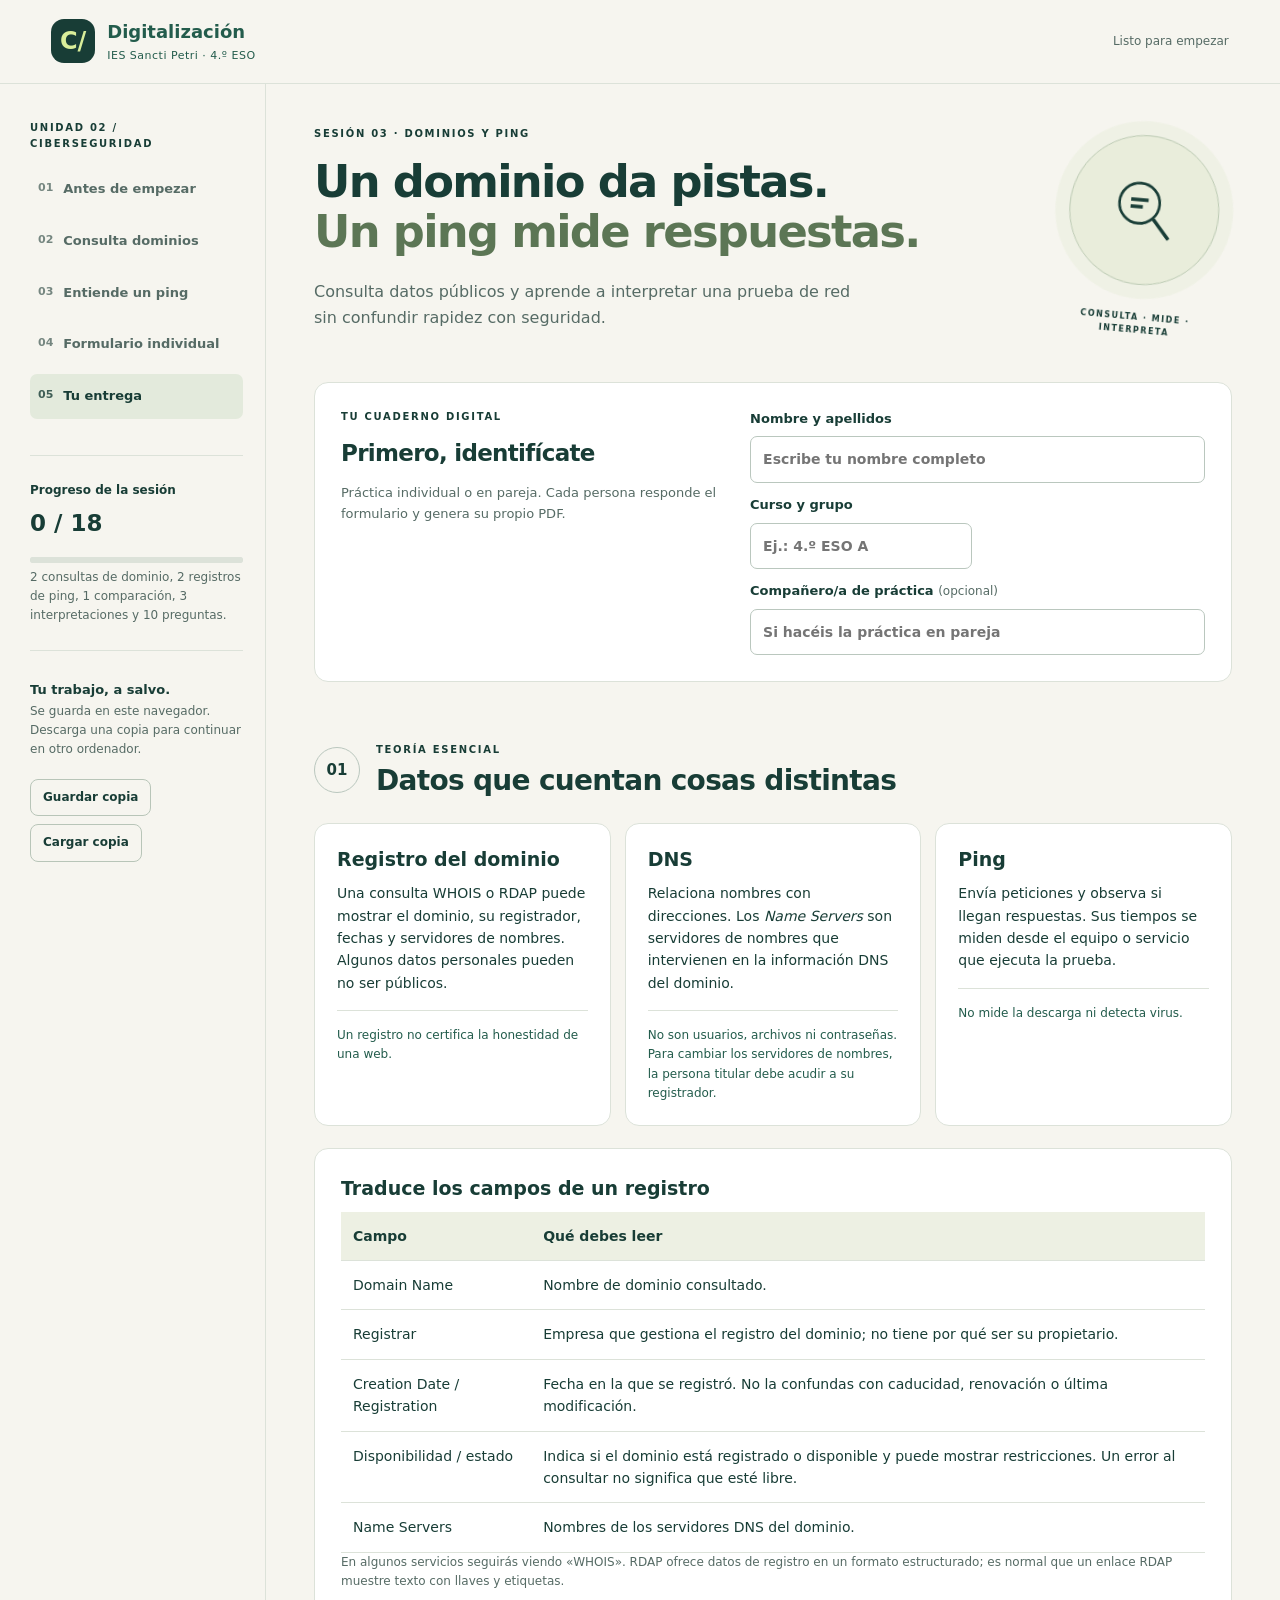
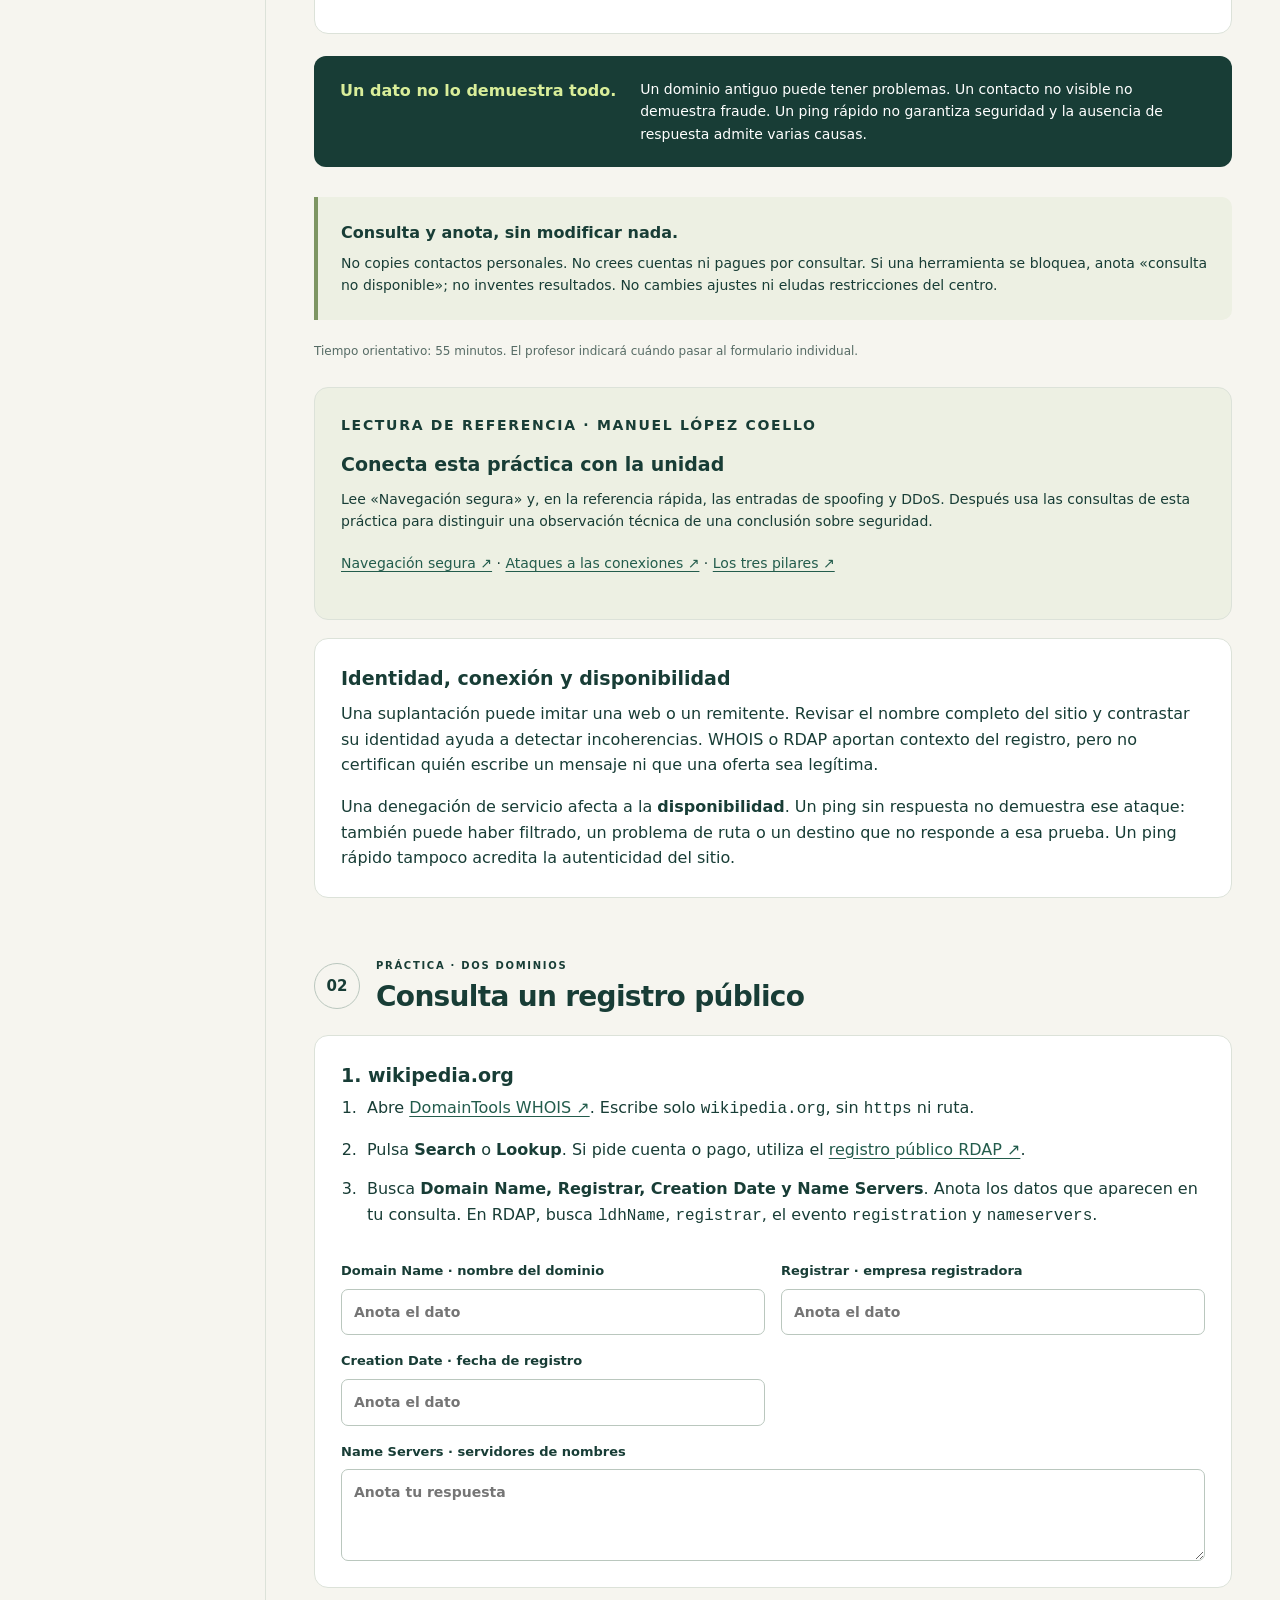
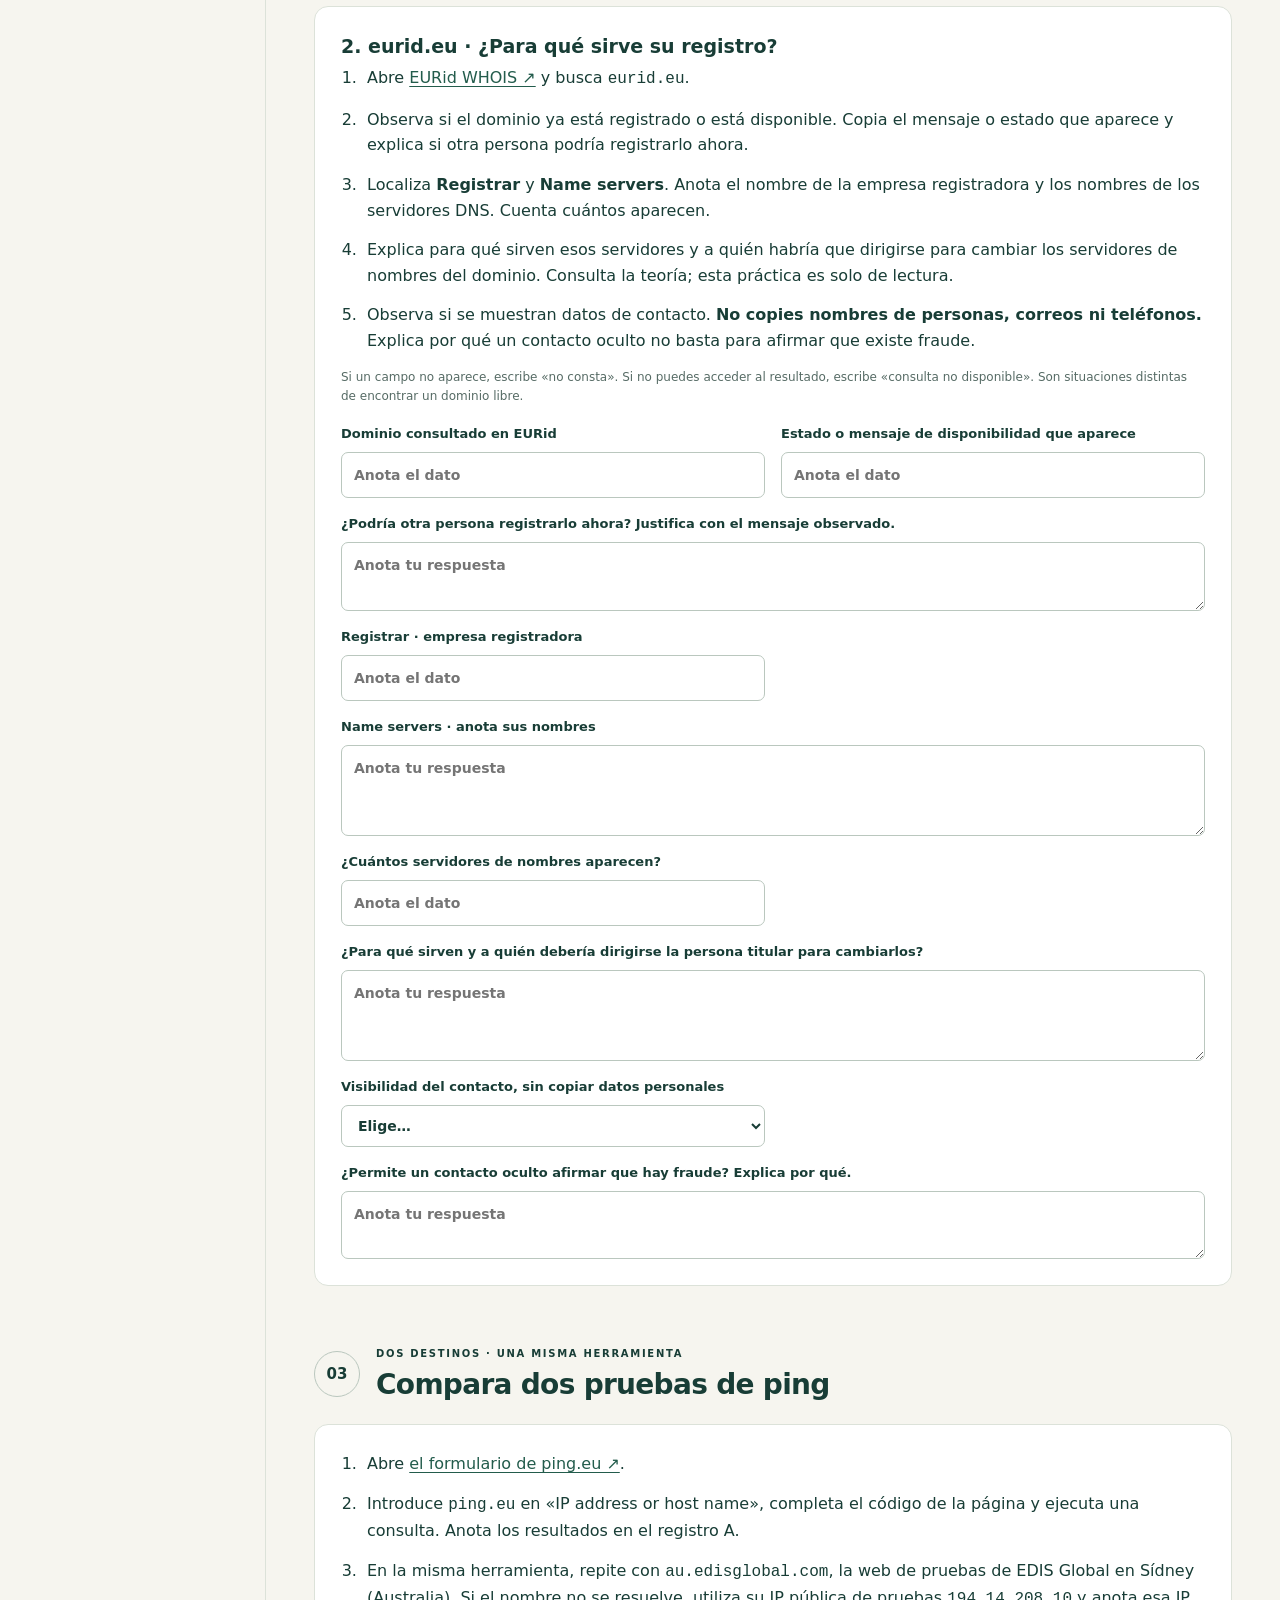
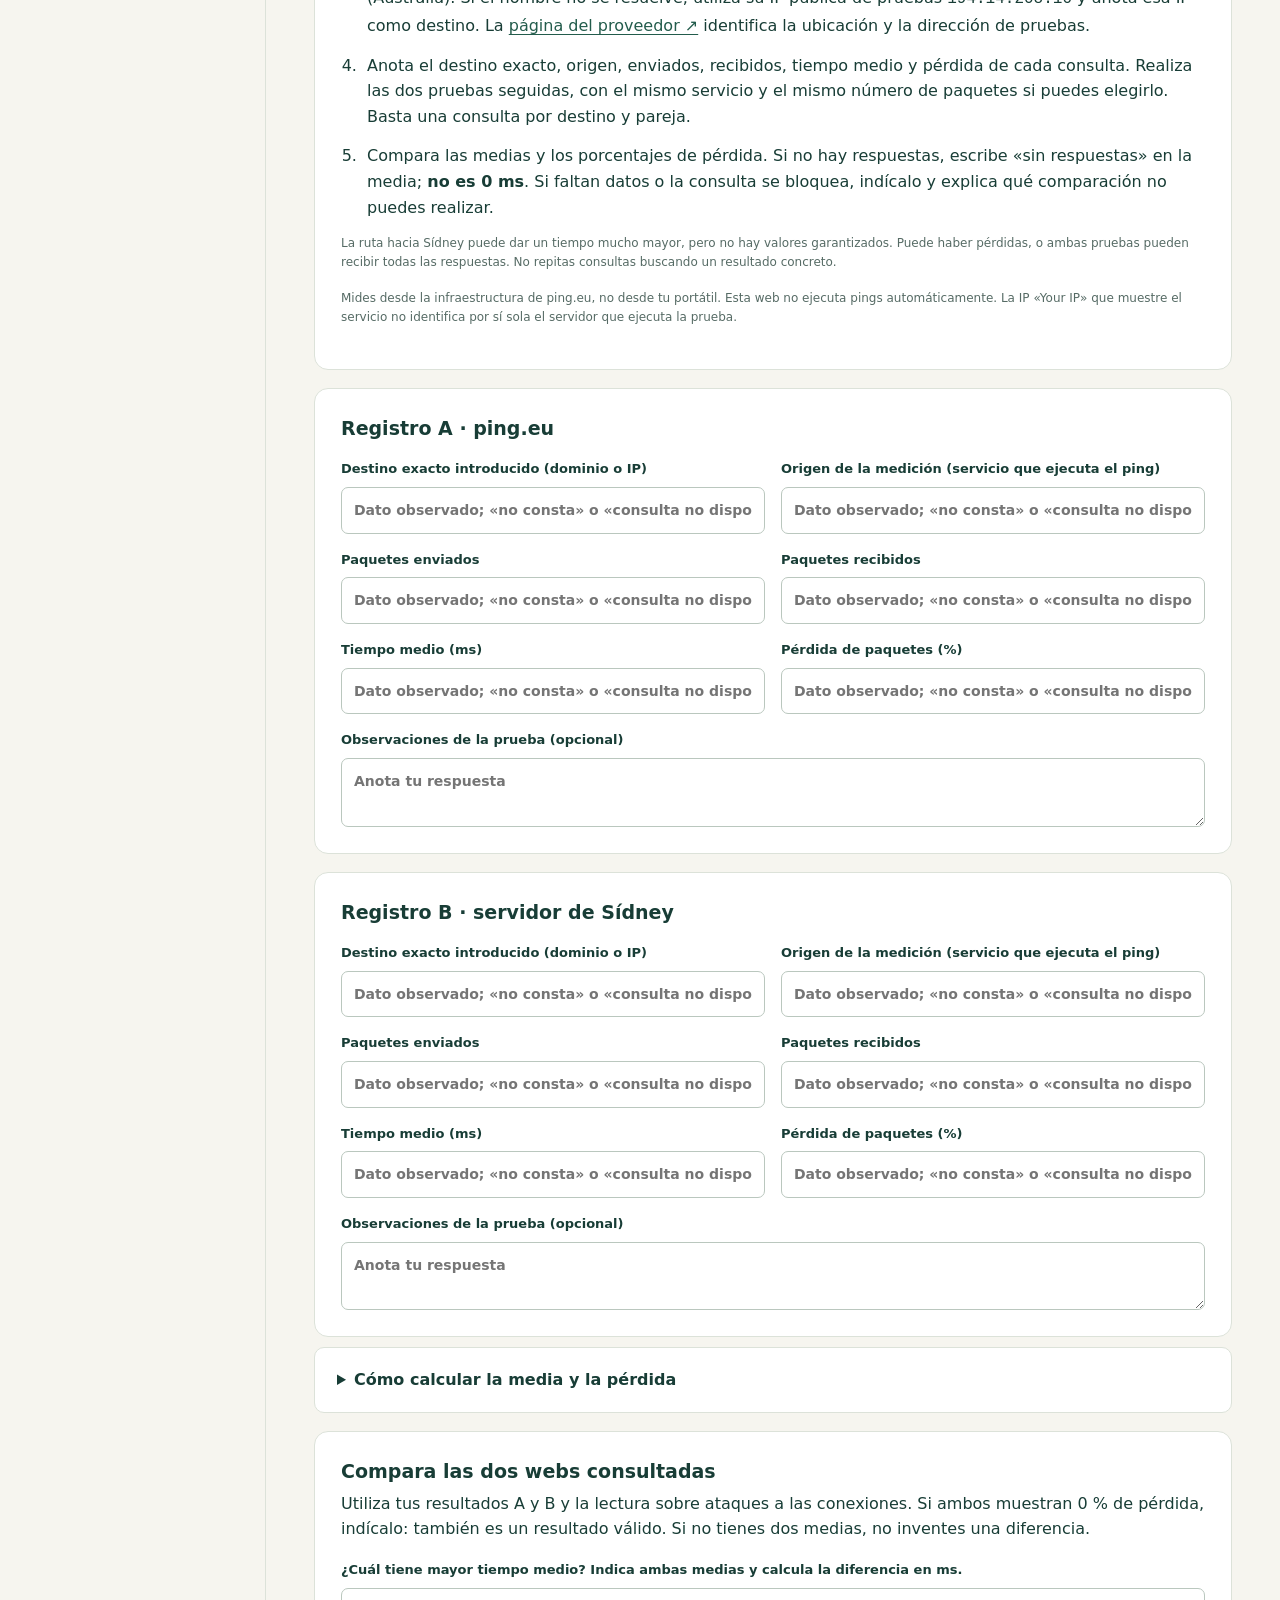
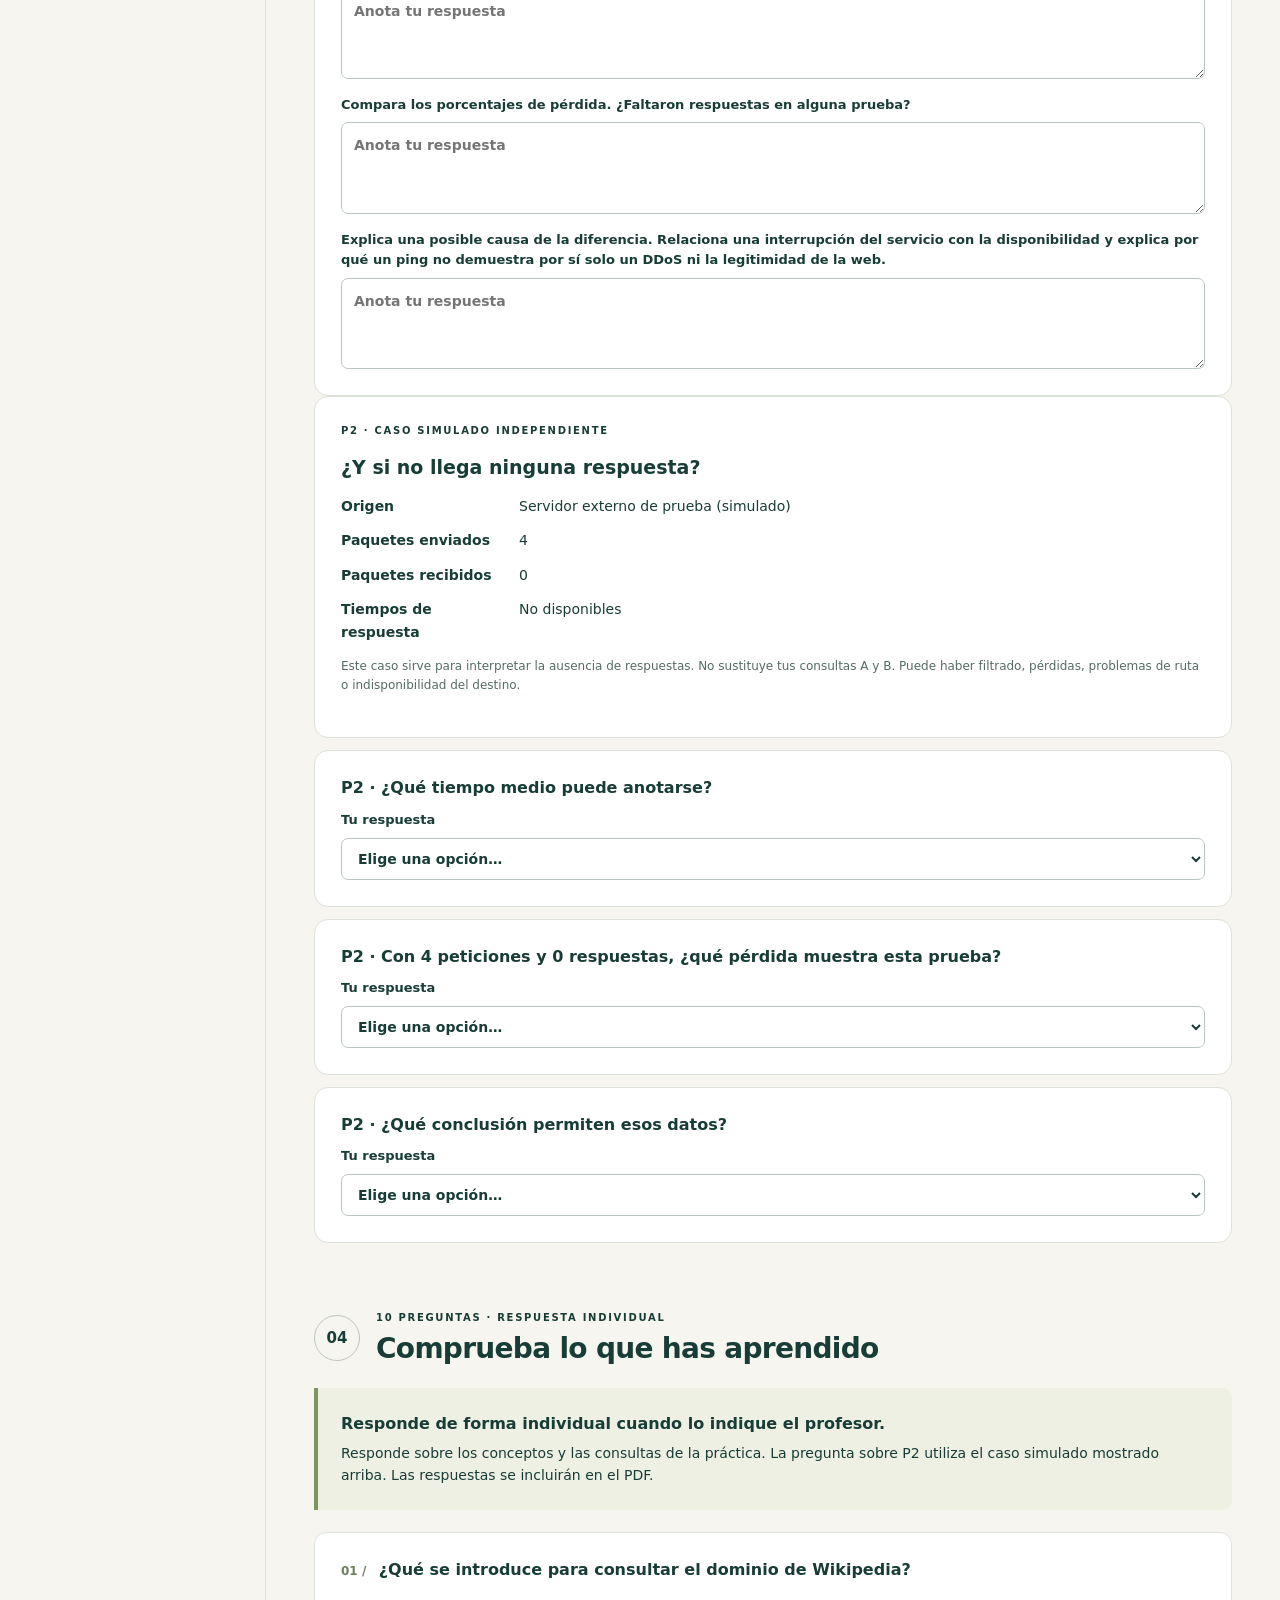
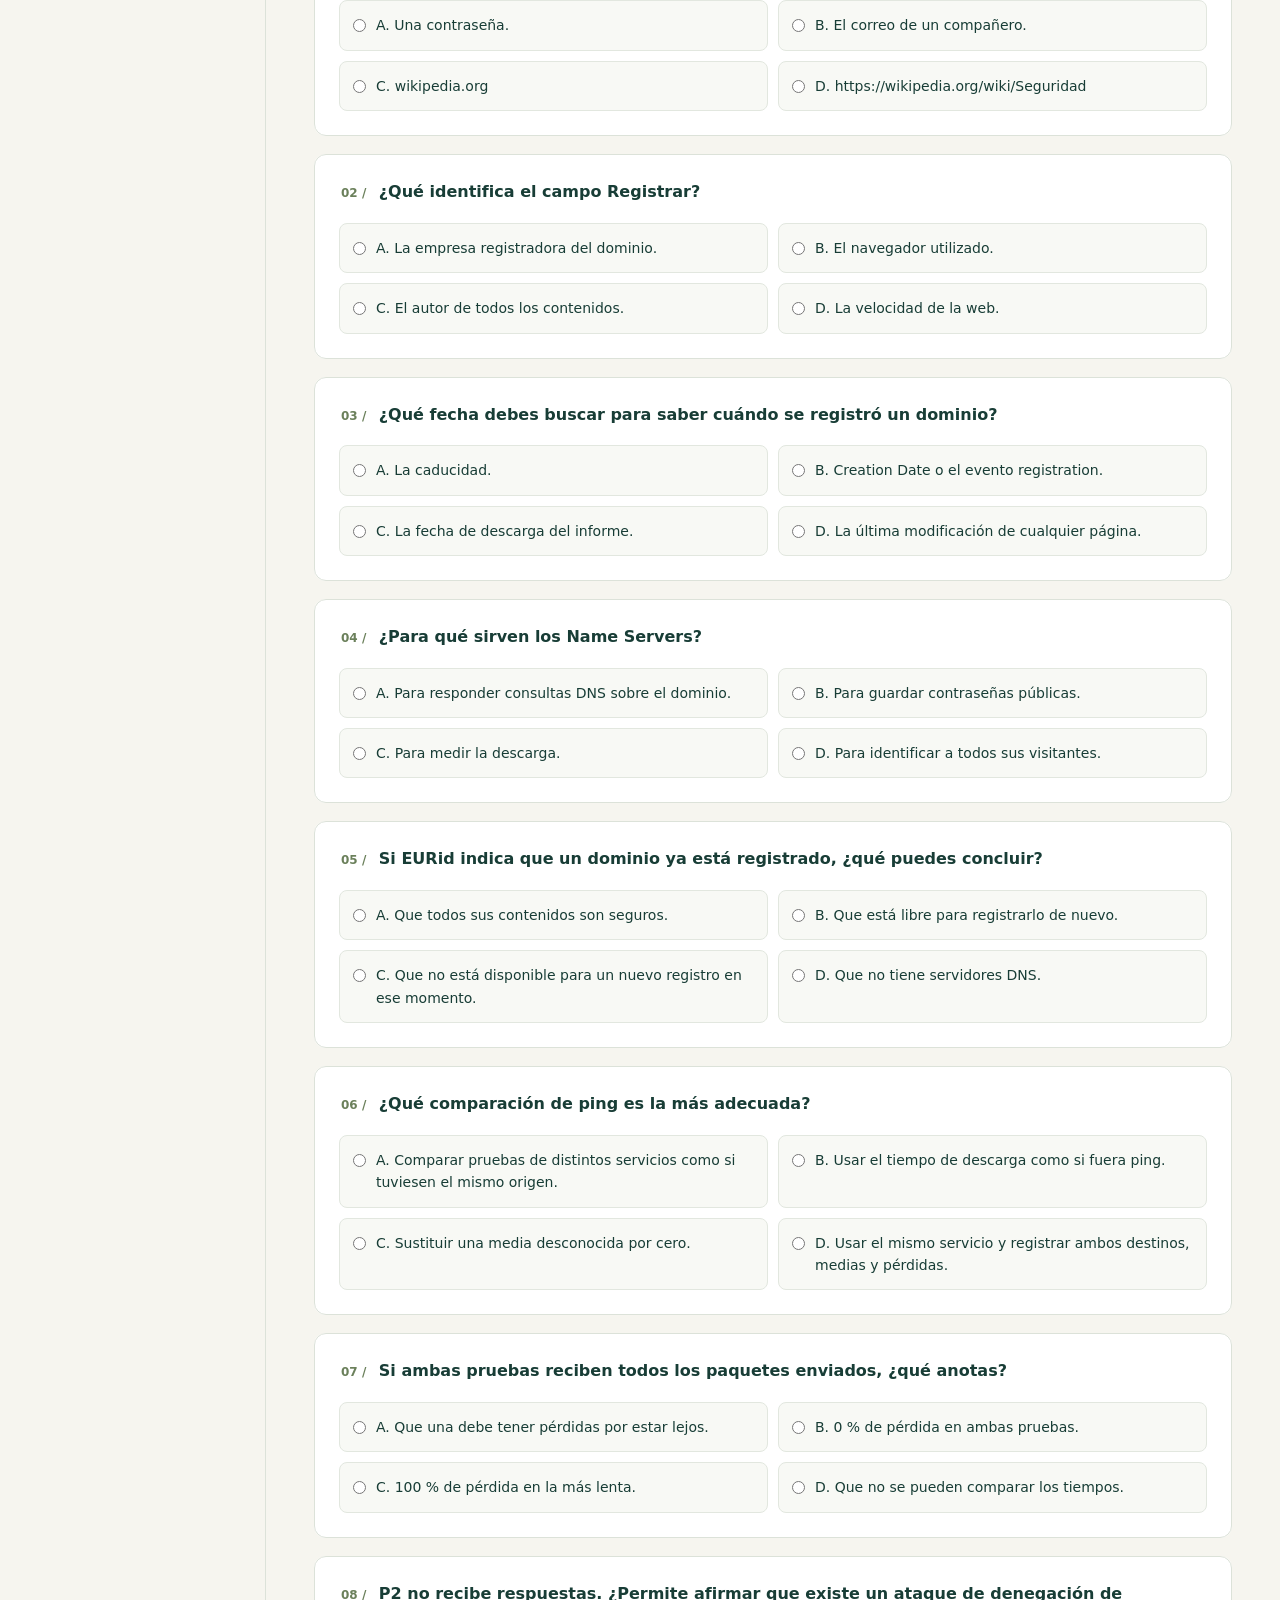
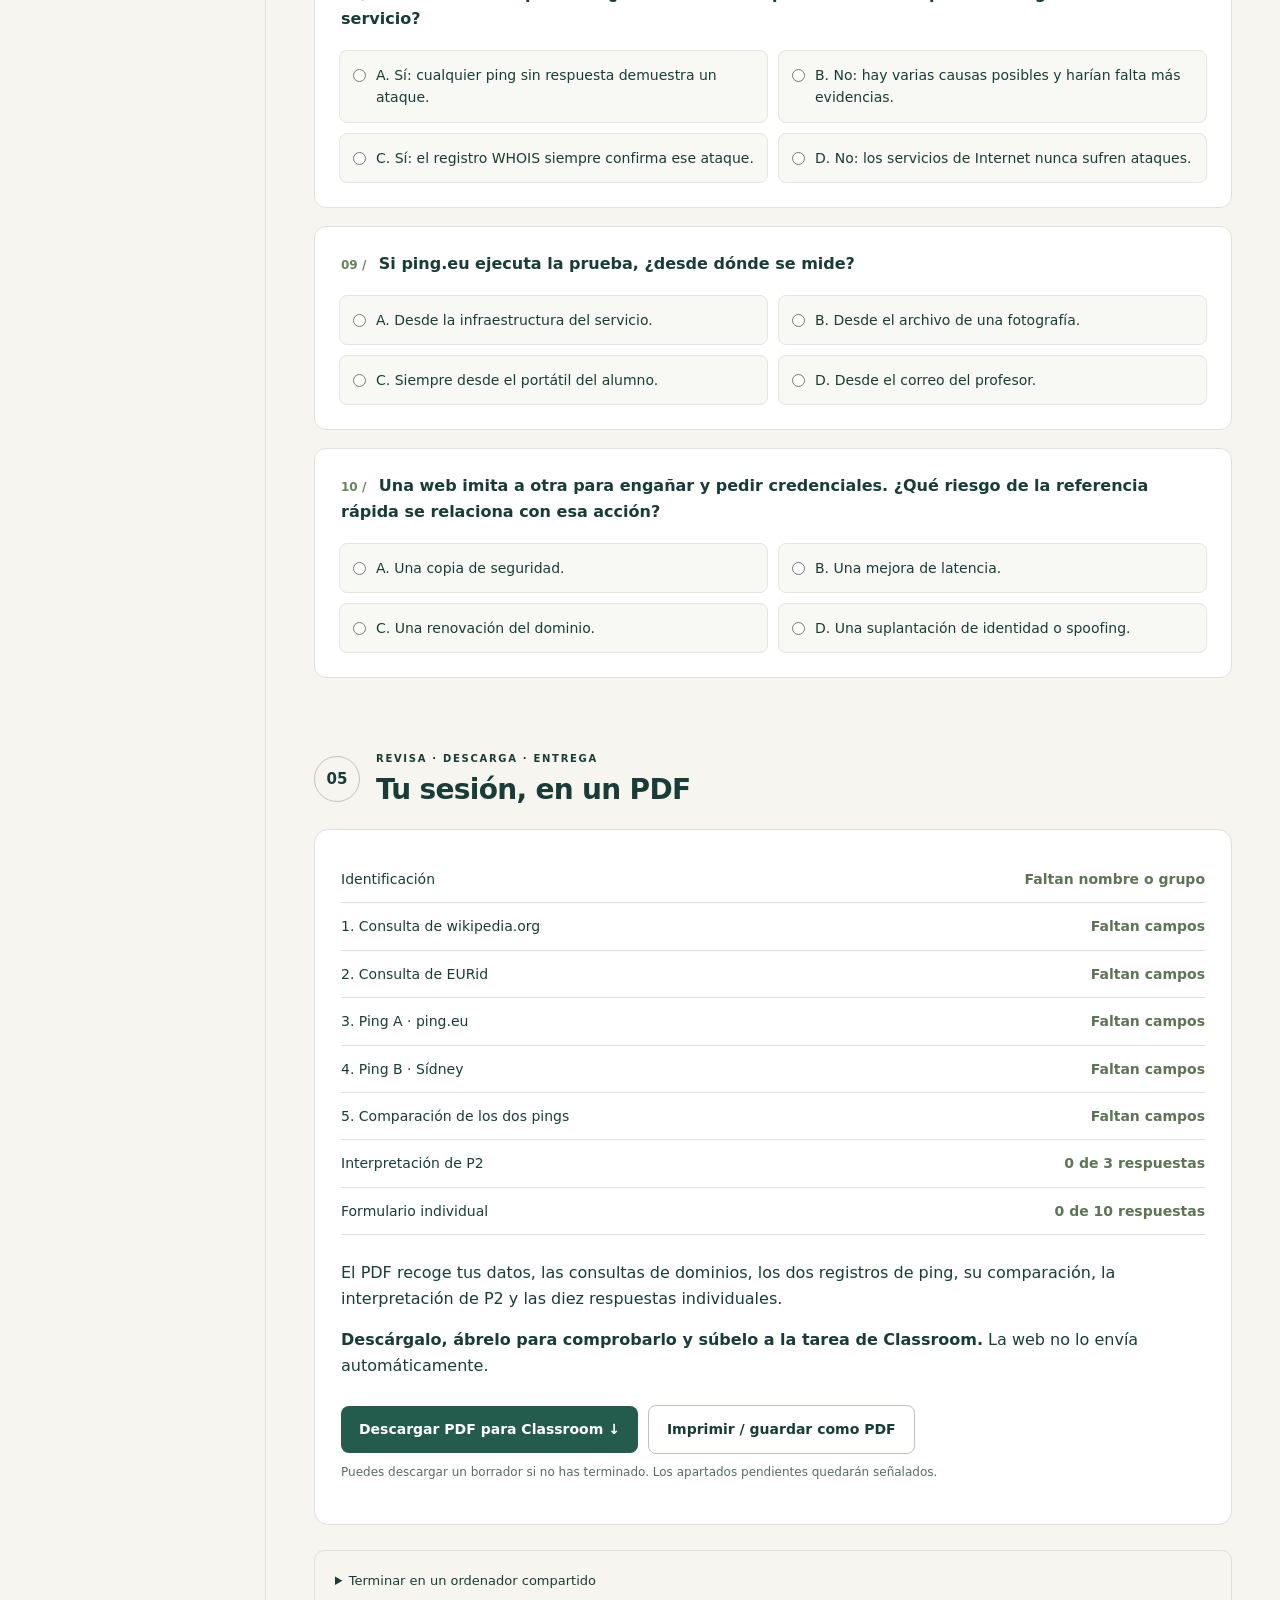
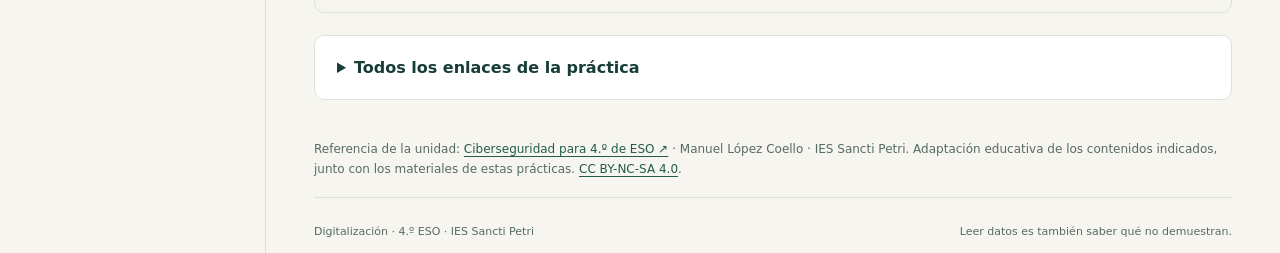
<file: tema2/dominio/index.html>
<!doctype html>
<html lang="es"><head><meta charset="utf-8"><meta name="viewport" content="width=device-width,initial-scale=1"><meta name="theme-color" content="#143f38"><title>Dominios y ping · Digitalización</title><link rel="stylesheet" href="style.css"><script src="vendor/jspdf.umd.min.js" defer></script><script src="data.js" defer></script><script src="app.js" defer></script></head><body>
<a class="skip" href="#main">Saltar al contenido</a>
<header class="top"><a class="brand" href="#main"><span class="mark" aria-hidden="true">C/</span><span>Digitalización<small>IES Sancti Petri · 4.º ESO</small></span></a><span class="save-state" id="saveState" role="status">Listo para empezar</span></header>
<div class="layout"><aside class="sidebar"><p class="eyebrow">UNIDAD 02 / CIBERSEGURIDAD</p><nav aria-label="Apartados"><a href="#teoria" class="active" aria-current="page"><span>01</span> Antes de empezar</a><a href="#dominios"><span>02</span> Consulta dominios</a><a href="#ping"><span>03</span> Entiende un ping</a><a href="#formulario"><span>04</span> Formulario individual</a><a href="#entrega"><span>05</span> Tu entrega</a></nav><div class="side-progress"><label for="progress">Progreso de la sesión <b id="progressText">0 / 18</b></label><progress id="progress" max="18" value="0"></progress><p>2 consultas de dominio, 2 registros de ping, 1 comparación, 3 interpretaciones y 10 preguntas.</p></div><div class="side-note"><b>Tu trabajo, a salvo.</b><p>Se guarda en este navegador. Descarga una copia para continuar en otro ordenador.</p><button class="secondary small" id="backup">Guardar copia</button><button class="secondary small" id="loadBackup">Cargar copia</button><input type="file" id="restore" accept=".json,application/json" hidden></div></aside>
<main id="main"><div class="hero"><div><p class="eyebrow">SESIÓN 03 · DOMINIOS Y PING</p><h1>Un dominio da pistas.<br><em>Un ping mide respuestas.</em></h1><p>Consulta datos públicos y aprende a interpretar una prueba de red sin confundir rapidez con seguridad.</p></div><div class="hero-graphic" aria-hidden="true"><div class="ring"><svg viewBox="0 0 80 90"><circle cx="34" cy="37" r="23" fill="none" stroke="currentColor" stroke-width="3"/><path d="m51 54 19 22M24 33h20M24 41h14" fill="none" stroke="currentColor" stroke-width="4"/></svg></div><span>CONSULTA · MIDE · INTERPRETA</span></div></div>
<section class="identity card" aria-labelledby="identityTitle"><div><p class="eyebrow">TU CUADERNO DIGITAL</p><h2 id="identityTitle">Primero, identifícate</h2><p>Práctica individual o en pareja. Cada persona responde el formulario y genera su propio PDF.</p></div><div class="identity-fields"><label>Nombre y apellidos<input id="student" data-field="student" autocomplete="name" maxlength="160" placeholder="Escribe tu nombre completo"></label><label>Curso y grupo<input id="classroom" data-field="classroom" maxlength="60" placeholder="Ej.: 4.º ESO A"></label><label>Compañero/a de práctica <span class="optional">(opcional)</span><input data-field="partner" maxlength="160" placeholder="Si hacéis la práctica en pareja"></label></div></section>
<section id="teoria" class="panel"><div class="section-head"><span class="section-number">01</span><div><p class="eyebrow">TEORÍA ESENCIAL</p><h2>Datos que cuentan cosas distintas</h2></div></div><div class="concepts"><article class="card"><h3>Registro del dominio</h3><p>Una consulta WHOIS o RDAP puede mostrar el dominio, su registrador, fechas y servidores de nombres. Algunos datos personales pueden no ser públicos.</p><p class="prompt">Un registro no certifica la honestidad de una web.</p></article><article class="card"><h3>DNS</h3><p>Relaciona nombres con direcciones. Los <em>Name Servers</em> son servidores de nombres que intervienen en la información DNS del dominio.</p><p class="prompt">No son usuarios, archivos ni contraseñas. Para cambiar los servidores de nombres, la persona titular debe acudir a su registrador.</p></article><article class="card"><h3>Ping</h3><p>Envía peticiones y observa si llegan respuestas. Sus tiempos se miden desde el equipo o servicio que ejecuta la prueba.</p><p class="prompt">No mide la descarga ni detecta virus.</p></article></div><div class="card table-wrap"><h3>Traduce los campos de un registro</h3><table><thead><tr><th>Campo</th><th>Qué debes leer</th></tr></thead><tbody><tr><td>Domain Name</td><td>Nombre de dominio consultado.</td></tr><tr><td>Registrar</td><td>Empresa que gestiona el registro del dominio; no tiene por qué ser su propietario.</td></tr><tr><td>Creation Date / Registration</td><td>Fecha en la que se registró. No la confundas con caducidad, renovación o última modificación.</td></tr><tr><td>Disponibilidad / estado</td><td>Indica si el dominio está registrado o disponible y puede mostrar restricciones. Un error al consultar no significa que esté libre.</td></tr><tr><td>Name Servers</td><td>Nombres de los servidores DNS del dominio.</td></tr></tbody></table><p class="hint">En algunos servicios seguirás viendo «WHOIS». RDAP ofrece datos de registro en un formato estructurado; es normal que un enlace RDAP muestre texto con llaves y etiquetas.</p></div><div class="risk-strip"><b>Un dato no lo demuestra todo.</b><p>Un dominio antiguo puede tener problemas. Un contacto no visible no demuestra fraude. Un ping rápido no garantiza seguridad y la ausencia de respuesta admite varias causas.</p></div><div class="notice"><b>Consulta y anota, sin modificar nada.</b><p>No copies contactos personales. No crees cuentas ni pagues por consultar. Si una herramienta se bloquea, anota «consulta no disponible»; no inventes resultados. No cambies ajustes ni eludas restricciones del centro.</p></div><p class="hint">Tiempo orientativo: 55 minutos. El profesor indicará cuándo pasar al formulario individual.</p><aside class="card reference-card" aria-label="Web de referencia de la asignatura"><p class="eyebrow">LECTURA DE REFERENCIA · MANUEL LÓPEZ COELLO</p><h3>Conecta esta práctica con la unidad</h3><p>Lee «Navegación segura» y, en la referencia rápida, las entradas de spoofing y DDoS. Después usa las consultas de esta práctica para distinguir una observación técnica de una conclusión sobre seguridad.</p><p class="reference-links"><a href="https://macoelsanctipetri.github.io/ciberseguridad/#protegernos" target="_blank" rel="noopener noreferrer">Navegación segura ↗</a> · <a href="https://macoelsanctipetri.github.io/ciberseguridad/#lista-ataques" target="_blank" rel="noopener noreferrer">Ataques a las conexiones ↗</a> · <a href="https://macoelsanctipetri.github.io/ciberseguridad/#que-es" target="_blank" rel="noopener noreferrer">Los tres pilares ↗</a></p></aside><article class="card reference-lesson"><h3>Identidad, conexión y disponibilidad</h3><p>Una suplantación puede imitar una web o un remitente. Revisar el nombre completo del sitio y contrastar su identidad ayuda a detectar incoherencias. WHOIS o RDAP aportan contexto del registro, pero no certifican quién escribe un mensaje ni que una oferta sea legítima.</p><p>Una denegación de servicio afecta a la <strong>disponibilidad</strong>. Un ping sin respuesta no demuestra ese ataque: también puede haber filtrado, un problema de ruta o un destino que no responde a esa prueba. Un ping rápido tampoco acredita la autenticidad del sitio.</p></article></section>
<section id="dominios" class="panel"><div class="section-head"><span class="section-number">02</span><div><p class="eyebrow">PRÁCTICA · DOS DOMINIOS</p><h2>Consulta un registro público</h2></div></div>
<article class="card record"><h3>1. wikipedia.org</h3><ol class="steps"><li>Abre <a href="https://whois.domaintools.com/" target="_blank" rel="noopener noreferrer">DomainTools WHOIS ↗</a>. Escribe solo <code>wikipedia.org</code>, sin <code>https</code> ni ruta.</li><li>Pulsa <strong>Search</strong> o <strong>Lookup</strong>. Si pide cuenta o pago, utiliza el <a href="https://rdap.publicinterestregistry.org/rdap/domain/wikipedia.org" target="_blank" rel="noopener noreferrer">registro público RDAP ↗</a>.</li><li>Busca <strong>Domain Name, Registrar, Creation Date y Name Servers</strong>. Anota los datos que aparecen en tu consulta. En RDAP, busca <code>ldhName</code>, <code>registrar</code>, el evento <code>registration</code> y <code>nameservers</code>.</li></ol><div id="wikiform" class="form-grid"></div></article>
<article class="card record"><h3>2. eurid.eu · ¿Para qué sirve su registro?</h3><ol class="steps"><li>Abre <a href="https://whois.eurid.eu/" target="_blank" rel="noopener noreferrer">EURid WHOIS ↗</a> y busca <code>eurid.eu</code>.</li><li>Observa si el dominio ya está registrado o está disponible. Copia el mensaje o estado que aparece y explica si otra persona podría registrarlo ahora.</li><li>Localiza <strong>Registrar</strong> y <strong>Name servers</strong>. Anota el nombre de la empresa registradora y los nombres de los servidores DNS. Cuenta cuántos aparecen.</li><li>Explica para qué sirven esos servidores y a quién habría que dirigirse para cambiar los servidores de nombres del dominio. Consulta la teoría; esta práctica es solo de lectura.</li><li>Observa si se muestran datos de contacto. <strong>No copies nombres de personas, correos ni teléfonos.</strong> Explica por qué un contacto oculto no basta para afirmar que existe fraude.</li></ol><p class="hint">Si un campo no aparece, escribe «no consta». Si no puedes acceder al resultado, escribe «consulta no disponible». Son situaciones distintas de encontrar un dominio libre.</p><div id="euridform" class="form-grid"></div></article></section>
<section id="ping" class="panel"><div class="section-head"><span class="section-number">03</span><div><p class="eyebrow">DOS DESTINOS · UNA MISMA HERRAMIENTA</p><h2>Compara dos pruebas de ping</h2></div></div><div class="card"><ol class="steps"><li>Abre <a href="https://ping.eu/ping/" target="_blank" rel="noopener noreferrer">el formulario de ping.eu ↗</a>.</li><li>Introduce <code>ping.eu</code> en «IP address or host name», completa el código de la página y ejecuta una consulta. Anota los resultados en el registro A.</li><li>En la misma herramienta, repite con <code>au.edisglobal.com</code>, la web de pruebas de EDIS Global en Sídney (Australia). Si el nombre no se resuelve, utiliza su IP pública de pruebas <code>194.14.208.10</code> y anota esa IP como destino. La <a href="https://au.edisglobal.com/" target="_blank" rel="noopener noreferrer">página del proveedor ↗</a> identifica la ubicación y la dirección de pruebas.</li><li>Anota el destino exacto, origen, enviados, recibidos, tiempo medio y pérdida de cada consulta. Realiza las dos pruebas seguidas, con el mismo servicio y el mismo número de paquetes si puedes elegirlo. Basta una consulta por destino y pareja.</li><li>Compara las medias y los porcentajes de pérdida. Si no hay respuestas, escribe «sin respuestas» en la media; <strong>no es 0 ms</strong>. Si faltan datos o la consulta se bloquea, indícalo y explica qué comparación no puedes realizar.</li></ol><p class="hint">La ruta hacia Sídney puede dar un tiempo mucho mayor, pero no hay valores garantizados. Puede haber pérdidas, o ambas pruebas pueden recibir todas las respuestas. No repitas consultas buscando un resultado concreto.</p><p class="hint">Mides desde la infraestructura de ping.eu, no desde tu portátil. Esta web no ejecuta pings automáticamente. La IP «Your IP» que muestre el servicio no identifica por sí sola el servidor que ejecuta la prueba.</p></div>
<article class="card record"><h3>Registro A · ping.eu</h3><div id="pingAform" class="form-grid"></div></article><article class="card record"><h3>Registro B · servidor de Sídney</h3><div id="pingBform" class="form-grid"></div></article>
<details class="topic"><summary>Cómo calcular la media y la pérdida</summary><div class="topic-content"><p><strong>Tiempo medio:</strong> suma los tiempos de las respuestas recibidas y divide entre su número. Si no se recibe ninguna, no hay una media observada.</p><p><strong>Pérdida (%):</strong> (enviados − recibidos) ÷ enviados × 100. Solo se calcula si conoces ambos números y se envió al menos un paquete. Un error de la herramienta no equivale a una pérdida del 100 %.</p><p>Ejemplo distinto: con 5 peticiones y 4 respuestas, falta 1 de 5: la pérdida es del 20 %. Si esas respuestas tardan 10, 12, 14 y 12 ms, la media es 12 ms.</p></div></details>
<article class="card record"><h3>Compara las dos webs consultadas</h3><p>Utiliza tus resultados A y B y la lectura sobre ataques a las conexiones. Si ambos muestran 0 % de pérdida, indícalo: también es un resultado válido. Si no tienes dos medias, no inventes una diferencia.</p><div id="compareform" class="form-grid"></div></article>
<article class="card"><p class="eyebrow">P2 · CASO SIMULADO INDEPENDIENTE</p><h3>¿Y si no llega ninguna respuesta?</h3><dl class="data-card"><dt>Origen</dt><dd>Servidor externo de prueba (simulado)</dd><dt>Paquetes enviados</dt><dd>4</dd><dt>Paquetes recibidos</dt><dd>0</dd><dt>Tiempos de respuesta</dt><dd>No disponibles</dd></dl><p class="hint">Este caso sirve para interpretar la ausencia de respuestas. No sustituye tus consultas A y B. Puede haber filtrado, pérdidas, problemas de ruta o indisponibilidad del destino.</p></article><div id="analysis"></div></section>
<section id="formulario" class="panel"><div class="section-head"><span class="section-number">04</span><div><p class="eyebrow">10 PREGUNTAS · RESPUESTA INDIVIDUAL</p><h2>Comprueba lo que has aprendido</h2></div></div><div class="notice"><b>Responde de forma individual cuando lo indique el profesor.</b><p>Responde sobre los conceptos y las consultas de la práctica. La pregunta sobre P2 utiliza el caso simulado mostrado arriba. Las respuestas se incluirán en el PDF.</p></div><div id="quiz"></div></section>
<section id="entrega" class="panel"><div class="section-head"><span class="section-number">05</span><div><p class="eyebrow">REVISA · DESCARGA · ENTREGA</p><h2>Tu sesión, en un PDF</h2></div></div><div class="delivery card"><div id="checklist"></div><p>El PDF recoge tus datos, las consultas de dominios, los dos registros de ping, su comparación, la interpretación de P2 y las diez respuestas individuales.</p><p><strong>Descárgalo, ábrelo para comprobarlo y súbelo a la tarea de Classroom.</strong> La web no lo envía automáticamente.</p><button class="primary" id="pdf">Descargar PDF para Classroom ↓</button><button class="secondary" id="print">Imprimir / guardar como PDF</button><p class="hint">Puedes descargar un borrador si no has terminado. Los apartados pendientes quedarán señalados.</p><p id="exportStatus" role="status"></p></div><details class="reset-box"><summary>Terminar en un ordenador compartido</summary><p>Comprueba que has descargado y entregado el PDF. Guarda una copia si vas a continuar otro día. Después, borra tus respuestas de este navegador.</p><button class="danger" id="reset">Borrar mis datos y empezar de nuevo</button></details>
<details class="topic resources"><summary>Todos los enlaces de la práctica</summary><div class="topic-content" id="resources"></div></details></section><div class="source-credit"><p>Referencia de la unidad: <a href="https://macoelsanctipetri.github.io/ciberseguridad/#inicio" target="_blank" rel="noopener noreferrer">Ciberseguridad para 4.º de ESO ↗</a> · Manuel López Coello · IES Sancti Petri. Adaptación educativa de los contenidos indicados, junto con los materiales de estas prácticas. <a href="https://creativecommons.org/licenses/by-nc-sa/4.0/" target="_blank" rel="noopener noreferrer">CC BY-NC-SA 4.0</a>.</p></div><footer>Digitalización · 4.º ESO · IES Sancti Petri <span>Leer datos es también saber qué no demuestran.</span></footer></main></div><div id="toast" role="status"></div><div id="printReport"></div><noscript>Activa JavaScript para responder y generar el PDF.</noscript></body></html>
</file>
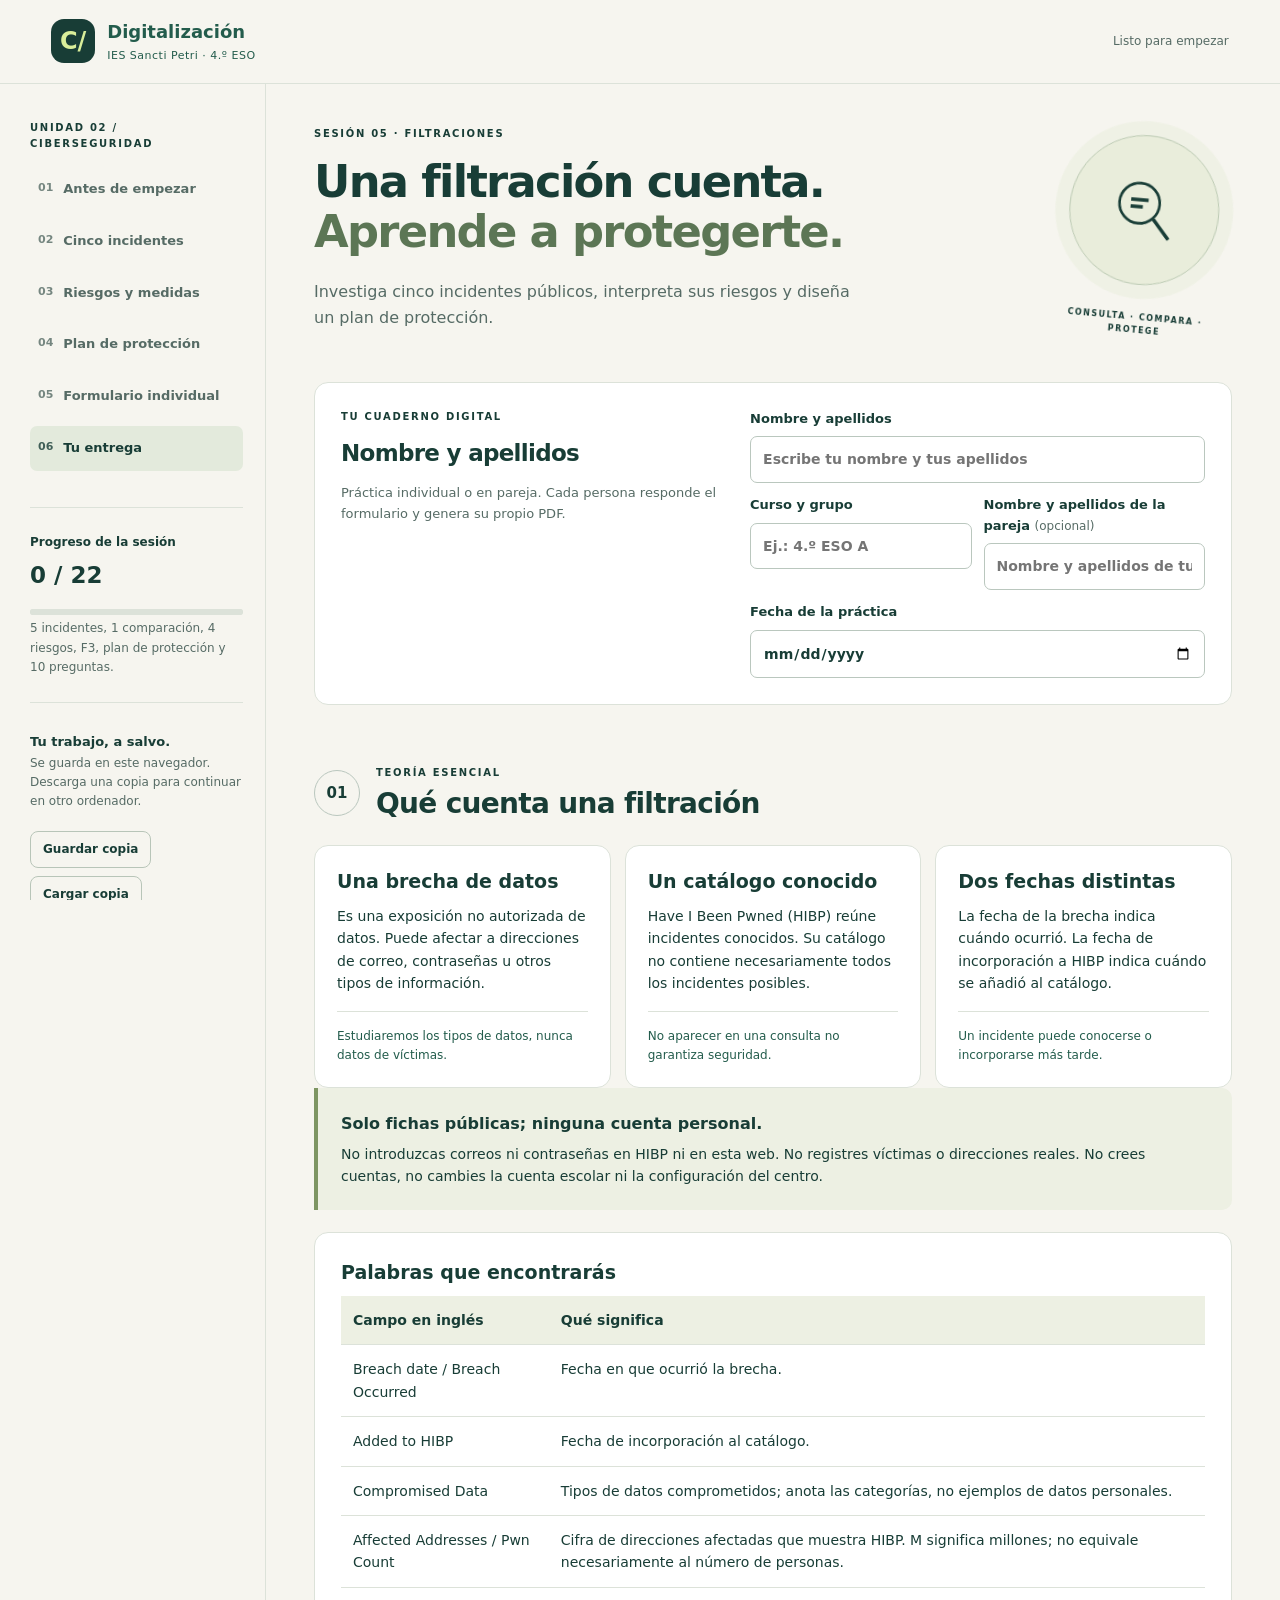
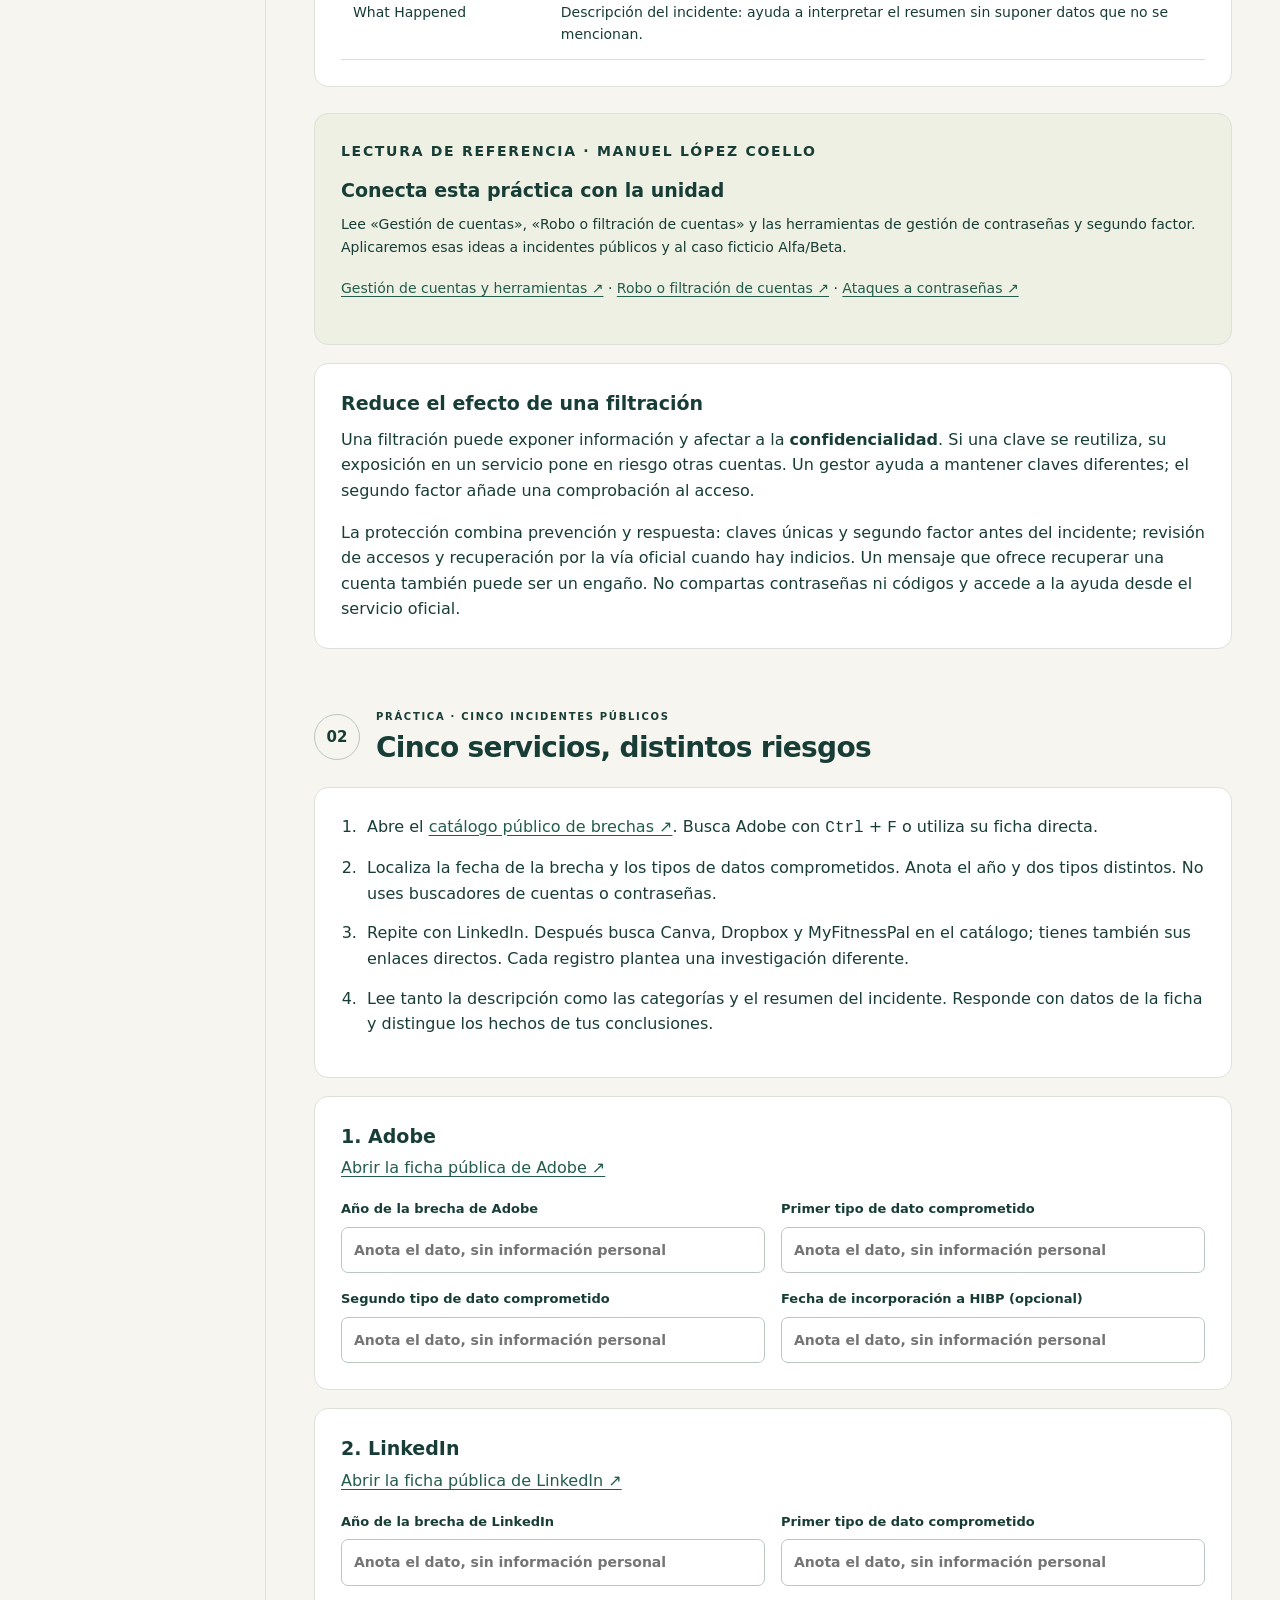
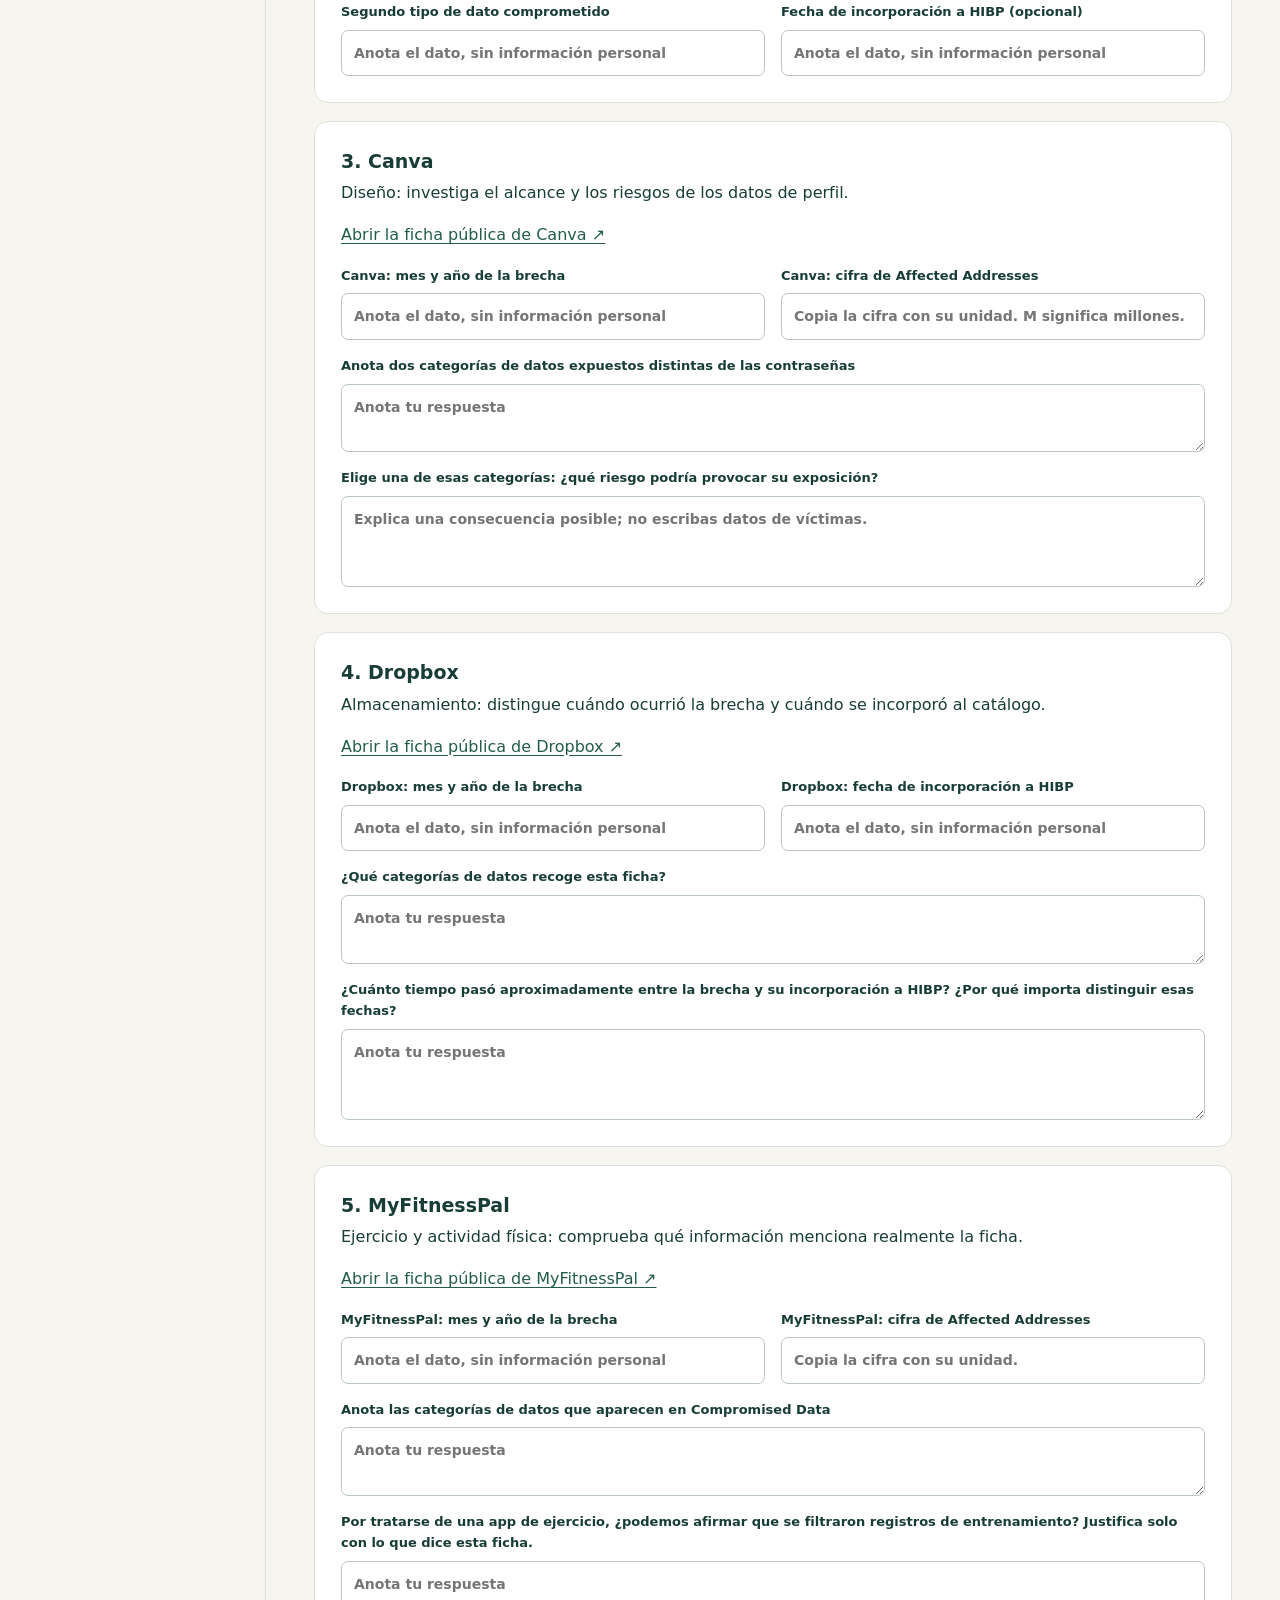
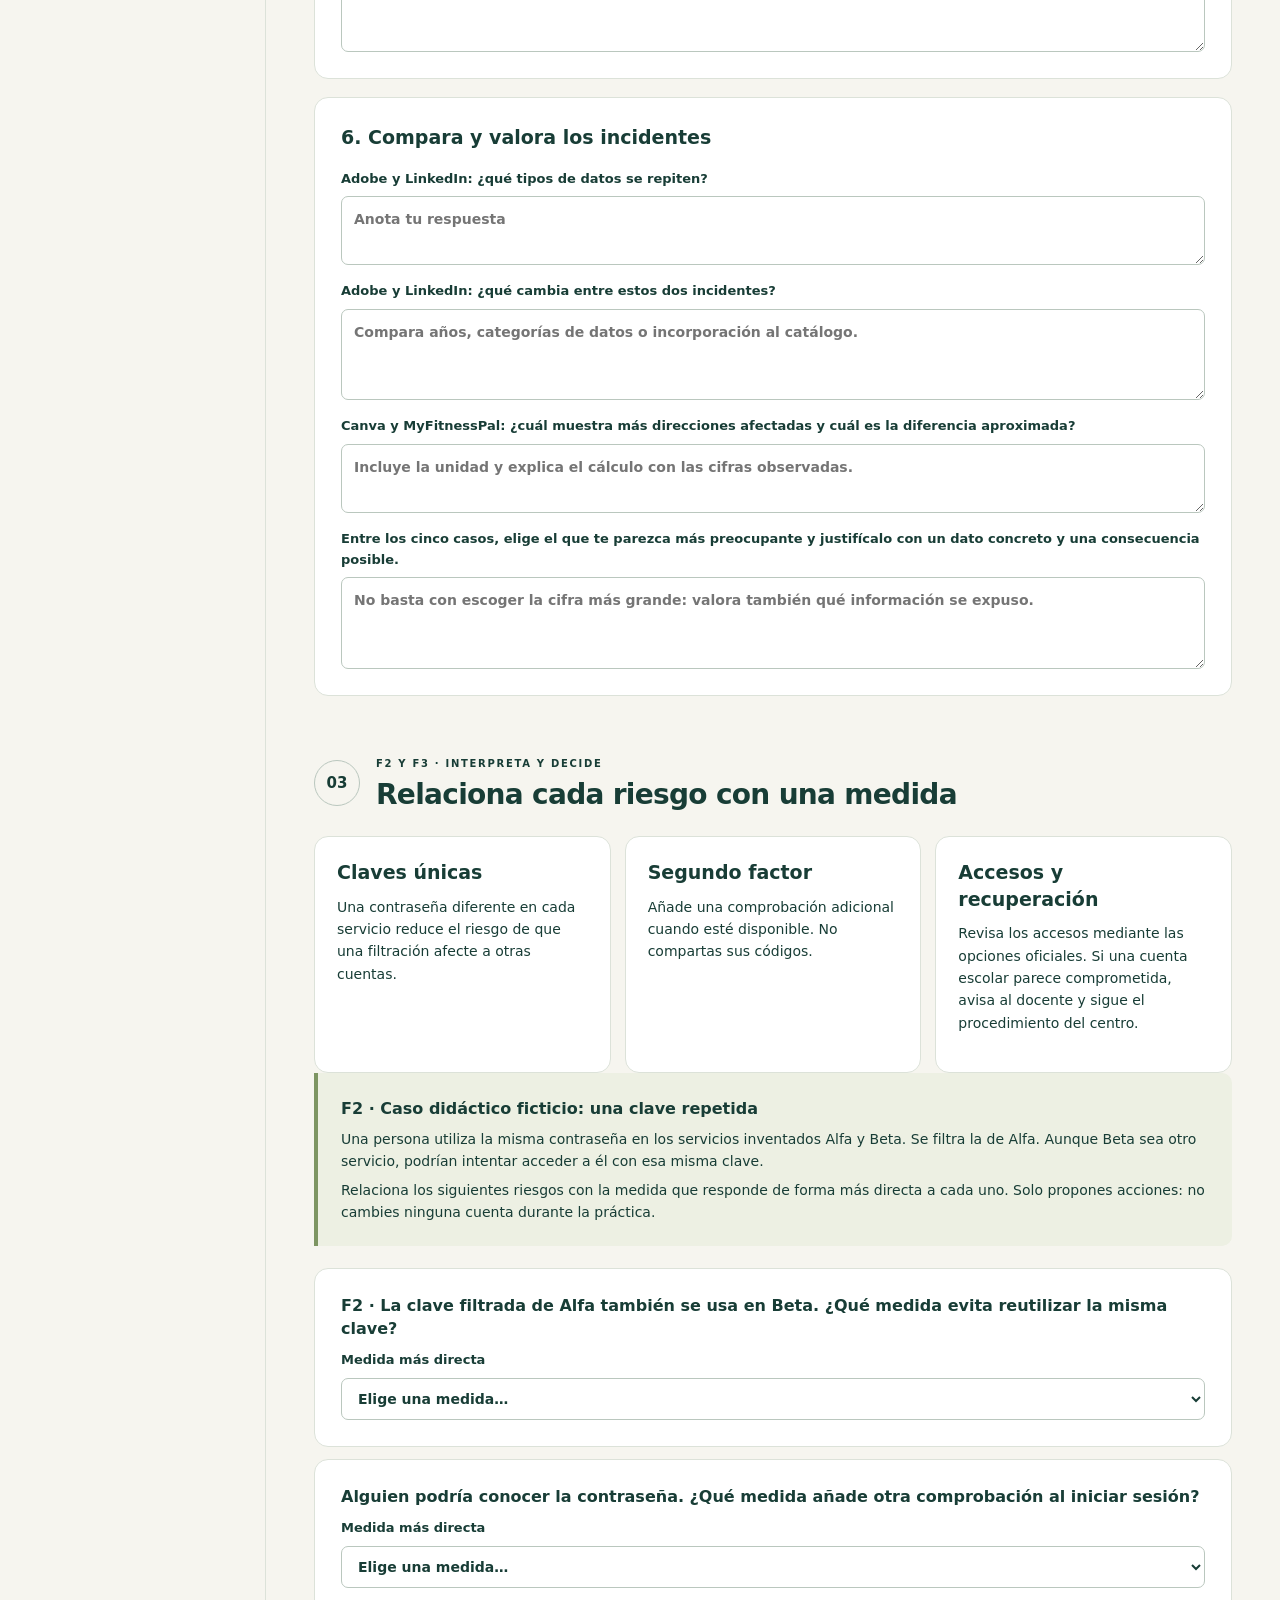
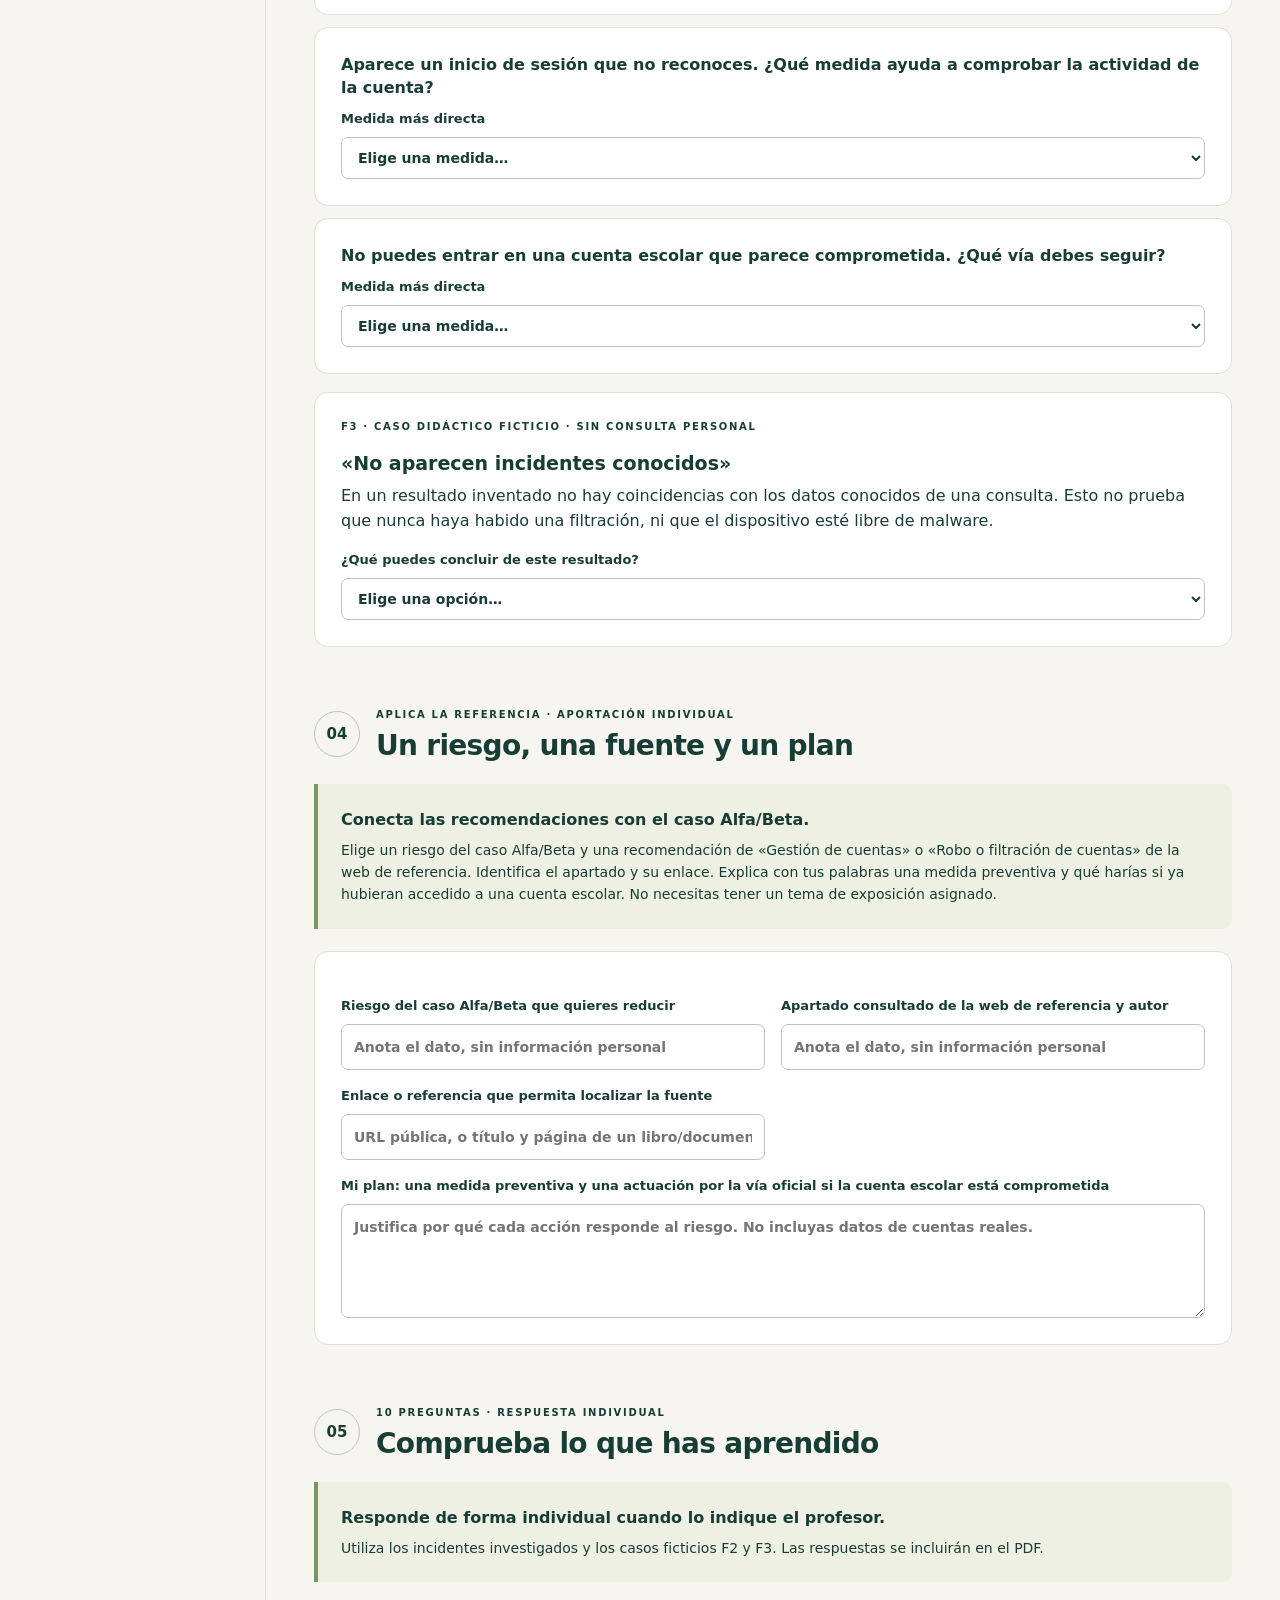
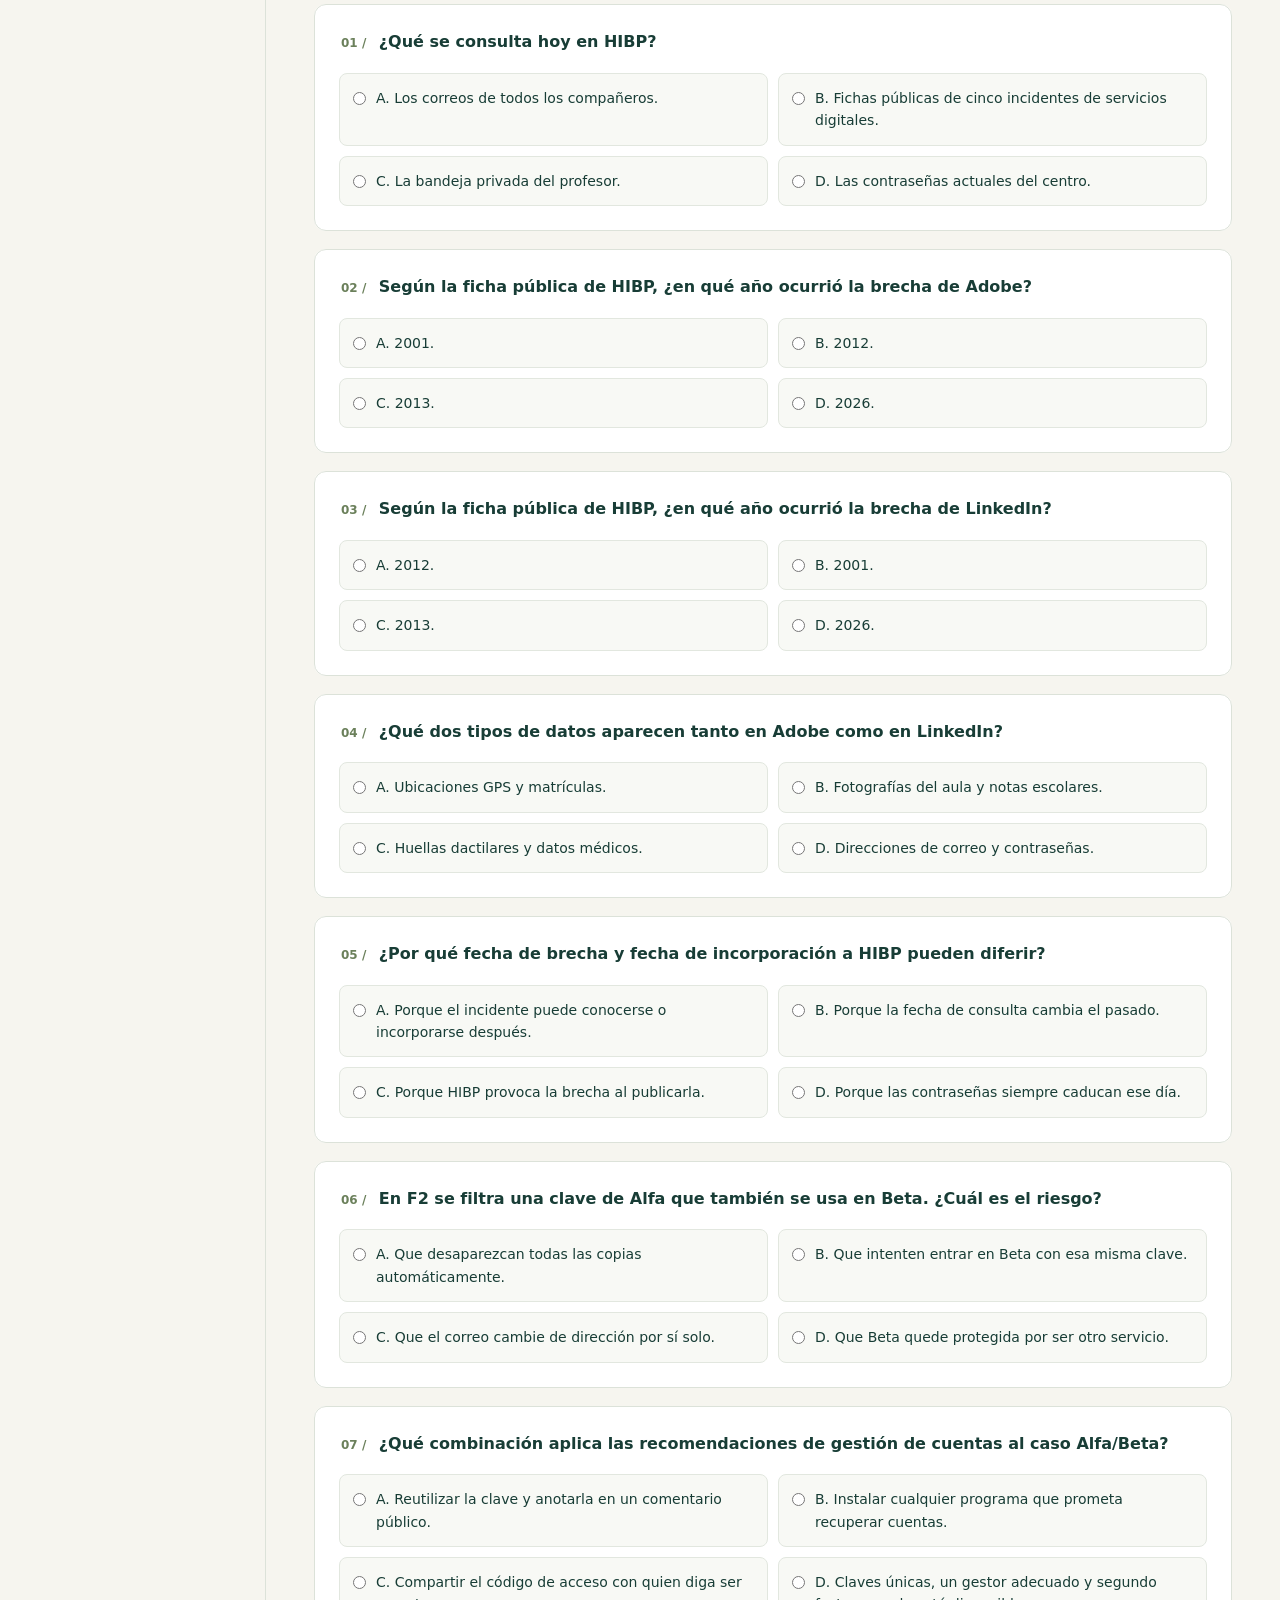
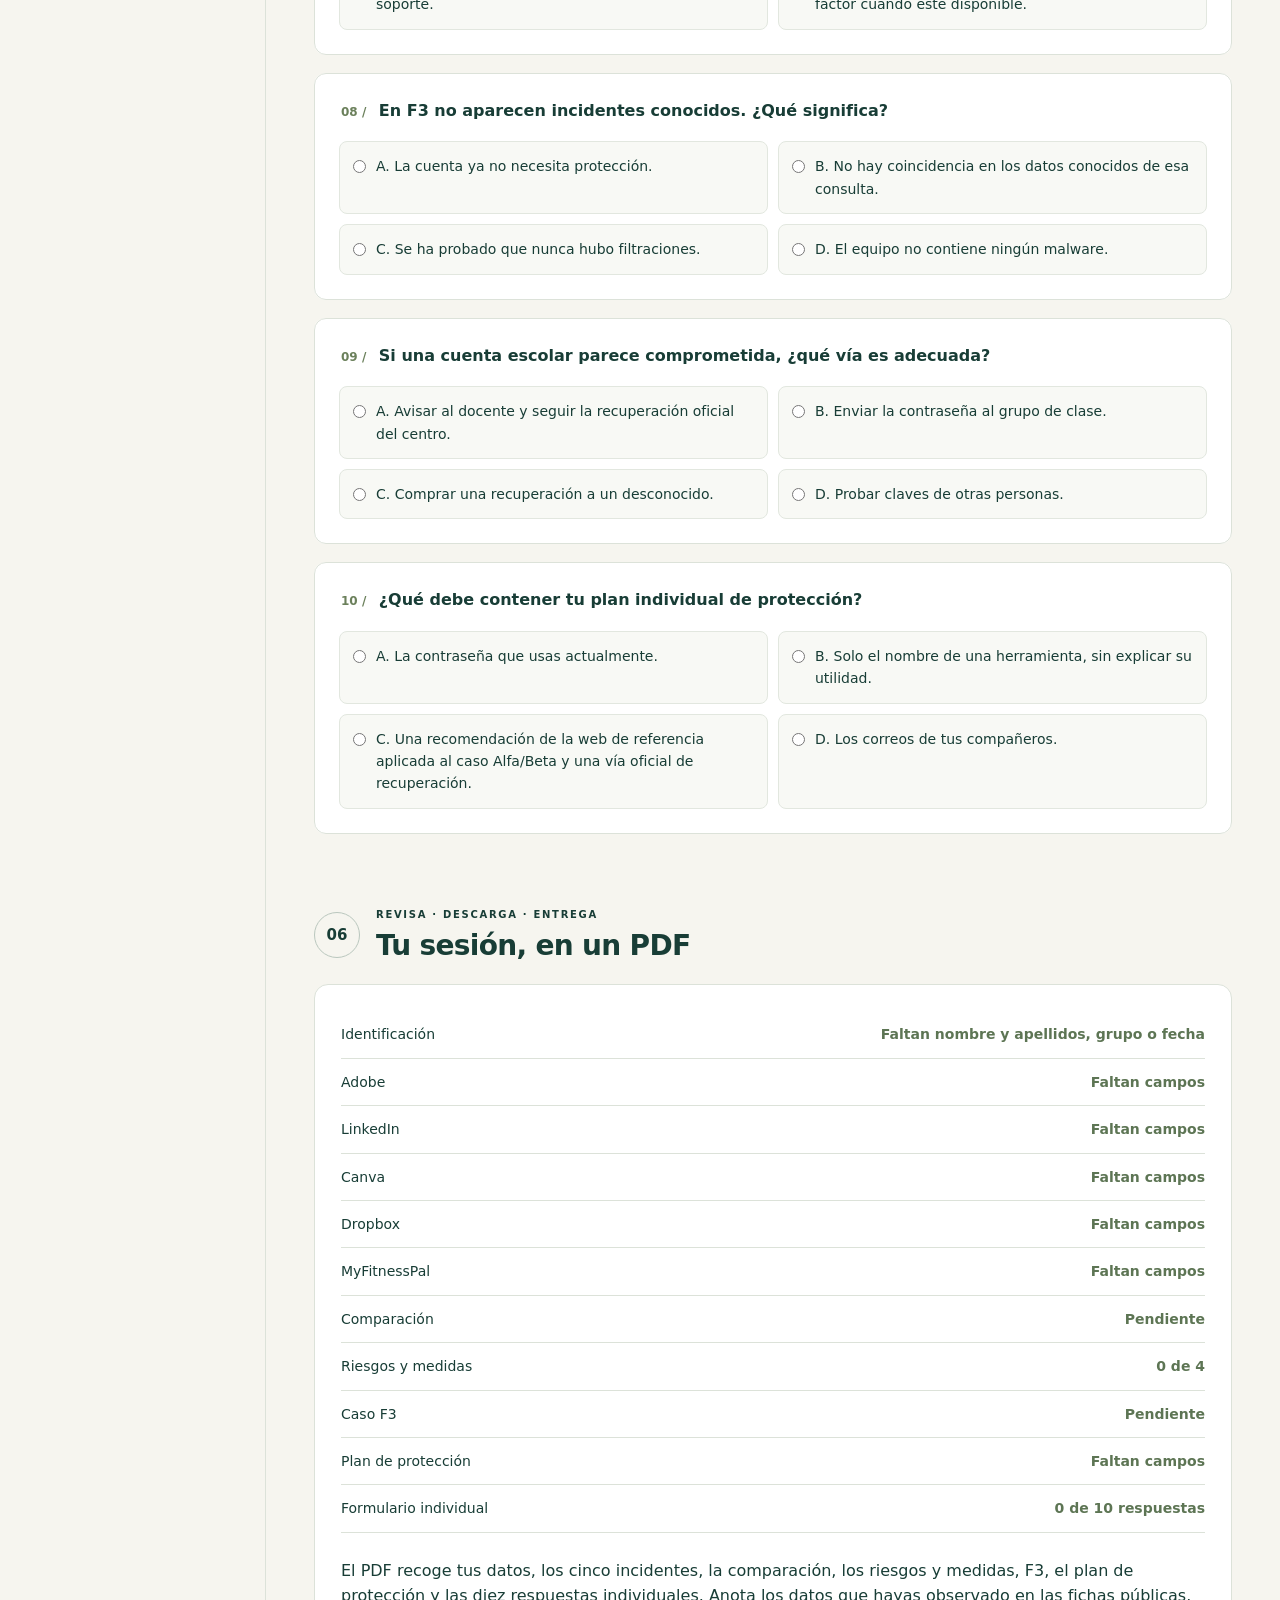
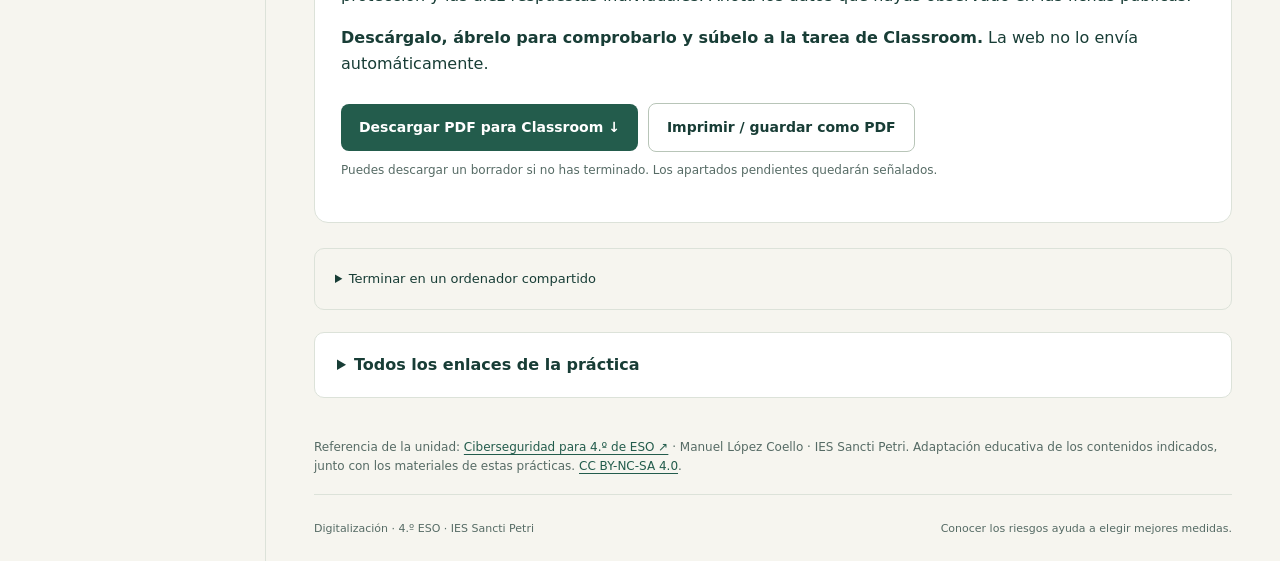
<file: tema2/filtraciones/index.html>
<!doctype html>
<html lang="es"><head><meta charset="utf-8"><meta name="viewport" content="width=device-width,initial-scale=1"><meta name="theme-color" content="#143f38"><title>Filtraciones · Digitalización</title><link rel="stylesheet" href="style.css"><script src="vendor/jspdf.umd.min.js" defer></script><script src="data.js" defer></script><script src="app.js" defer></script></head><body>
<a class="skip" href="#main">Saltar al contenido</a>
<header class="top"><a class="brand" href="#main"><span class="mark" aria-hidden="true">C/</span><span>Digitalización<small>IES Sancti Petri · 4.º ESO</small></span></a><span class="save-state" id="saveState" role="status">Listo para empezar</span></header>
<div class="layout"><aside class="sidebar"><p class="eyebrow">UNIDAD 02 / CIBERSEGURIDAD</p><nav aria-label="Apartados"><a href="#teoria" class="active" aria-current="page"><span>01</span> Antes de empezar</a><a href="#incidentes"><span>02</span> Cinco incidentes</a><a href="#proteccion"><span>03</span> Riesgos y medidas</a><a href="#trabajo"><span>04</span> Plan de protección</a><a href="#formulario"><span>05</span> Formulario individual</a><a href="#entrega"><span>06</span> Tu entrega</a></nav><div class="side-progress"><label for="progress">Progreso de la sesión <b id="progressText">0 / 22</b></label><progress id="progress" max="22" value="0"></progress><p>5 incidentes, 1 comparación, 4 riesgos, F3, plan de protección y 10 preguntas.</p></div><div class="side-note"><b>Tu trabajo, a salvo.</b><p>Se guarda en este navegador. Descarga una copia para continuar en otro ordenador.</p><button class="secondary small" id="backup">Guardar copia</button><button class="secondary small" id="loadBackup">Cargar copia</button><input type="file" id="restore" accept=".json,application/json" hidden></div></aside>
<main id="main"><div class="hero"><div><p class="eyebrow">SESIÓN 05 · FILTRACIONES</p><h1>Una filtración cuenta.<br><em>Aprende a protegerte.</em></h1><p>Investiga cinco incidentes públicos, interpreta sus riesgos y diseña un plan de protección.</p></div><div class="hero-graphic" aria-hidden="true"><div class="ring"><svg viewBox="0 0 80 90"><circle cx="34" cy="37" r="23" fill="none" stroke="currentColor" stroke-width="3"/><path d="m51 54 19 22M24 33h20M24 41h14" fill="none" stroke="currentColor" stroke-width="4"/></svg></div><span>CONSULTA · COMPARA · PROTEGE</span></div></div>
<section class="identity card" aria-labelledby="identityTitle"><div><p class="eyebrow">TU CUADERNO DIGITAL</p><h2 id="identityTitle">Nombre y apellidos</h2><p>Práctica individual o en pareja. Cada persona responde el formulario y genera su propio PDF.</p></div><div class="identity-fields"><label>Nombre y apellidos<input id="student" data-field="student" autocomplete="off" maxlength="160" placeholder="Escribe tu nombre y tus apellidos"></label><label>Curso y grupo<input id="classroom" data-field="classroom" maxlength="60" placeholder="Ej.: 4.º ESO A"></label><label>Nombre y apellidos de la pareja <span class="optional">(opcional)</span><input data-field="partner" maxlength="160" placeholder="Nombre y apellidos de tu pareja"></label><label>Fecha de la práctica<input type="date" data-field="sessiondate"></label></div></section>
<section id="teoria" class="panel"><div class="section-head"><span class="section-number">01</span><div><p class="eyebrow">TEORÍA ESENCIAL</p><h2>Qué cuenta una filtración</h2></div></div><div class="concepts"><article class="card"><h3>Una brecha de datos</h3><p>Es una exposición no autorizada de datos. Puede afectar a direcciones de correo, contraseñas u otros tipos de información.</p><p class="prompt">Estudiaremos los tipos de datos, nunca datos de víctimas.</p></article><article class="card"><h3>Un catálogo conocido</h3><p>Have I Been Pwned (HIBP) reúne incidentes conocidos. Su catálogo no contiene necesariamente todos los incidentes posibles.</p><p class="prompt">No aparecer en una consulta no garantiza seguridad.</p></article><article class="card"><h3>Dos fechas distintas</h3><p>La fecha de la brecha indica cuándo ocurrió. La fecha de incorporación a HIBP indica cuándo se añadió al catálogo.</p><p class="prompt">Un incidente puede conocerse o incorporarse más tarde.</p></article></div><div class="notice"><b>Solo fichas públicas; ninguna cuenta personal.</b><p>No introduzcas correos ni contraseñas en HIBP ni en esta web. No registres víctimas o direcciones reales. No crees cuentas, no cambies la cuenta escolar ni la configuración del centro.</p></div><div class="card table-wrap"><h3>Palabras que encontrarás</h3><table><thead><tr><th>Campo en inglés</th><th>Qué significa</th></tr></thead><tbody><tr><td>Breach date / Breach Occurred</td><td>Fecha en que ocurrió la brecha.</td></tr><tr><td>Added to HIBP</td><td>Fecha de incorporación al catálogo.</td></tr><tr><td>Compromised Data</td><td>Tipos de datos comprometidos; anota las categorías, no ejemplos de datos personales.</td></tr><tr><td>Affected Addresses / Pwn Count</td><td>Cifra de direcciones afectadas que muestra HIBP. M significa millones; no equivale necesariamente al número de personas.</td></tr><tr><td>What Happened</td><td>Descripción del incidente: ayuda a interpretar el resumen sin suponer datos que no se mencionan.</td></tr></tbody></table></div><aside class="card reference-card" aria-label="Web de referencia de la asignatura"><p class="eyebrow">LECTURA DE REFERENCIA · MANUEL LÓPEZ COELLO</p><h3>Conecta esta práctica con la unidad</h3><p>Lee «Gestión de cuentas», «Robo o filtración de cuentas» y las herramientas de gestión de contraseñas y segundo factor. Aplicaremos esas ideas a incidentes públicos y al caso ficticio Alfa/Beta.</p><p class="reference-links"><a href="https://macoelsanctipetri.github.io/ciberseguridad/#protegernos" target="_blank" rel="noopener noreferrer">Gestión de cuentas y herramientas ↗</a> · <a href="https://macoelsanctipetri.github.io/ciberseguridad/#ataques" target="_blank" rel="noopener noreferrer">Robo o filtración de cuentas ↗</a> · <a href="https://macoelsanctipetri.github.io/ciberseguridad/#lista-ataques" target="_blank" rel="noopener noreferrer">Ataques a contraseñas ↗</a></p></aside><article class="card reference-lesson"><h3>Reduce el efecto de una filtración</h3><p>Una filtración puede exponer información y afectar a la <strong>confidencialidad</strong>. Si una clave se reutiliza, su exposición en un servicio pone en riesgo otras cuentas. Un gestor ayuda a mantener claves diferentes; el segundo factor añade una comprobación al acceso.</p><p>La protección combina prevención y respuesta: claves únicas y segundo factor antes del incidente; revisión de accesos y recuperación por la vía oficial cuando hay indicios. Un mensaje que ofrece recuperar una cuenta también puede ser un engaño. No compartas contraseñas ni códigos y accede a la ayuda desde el servicio oficial.</p></article></section>
<section id="incidentes" class="panel"><div class="section-head"><span class="section-number">02</span><div><p class="eyebrow">PRÁCTICA · CINCO INCIDENTES PÚBLICOS</p><h2>Cinco servicios, distintos riesgos</h2></div></div><div class="card"><ol class="steps"><li>Abre el <a href="https://haveibeenpwned.com/PwnedWebsites" target="_blank" rel="noopener noreferrer">catálogo público de brechas ↗</a>. Busca Adobe con <kbd>Ctrl</kbd> + <kbd>F</kbd> o utiliza su ficha directa.</li><li>Localiza la fecha de la brecha y los tipos de datos comprometidos. Anota el año y dos tipos distintos. No uses buscadores de cuentas o contraseñas.</li><li>Repite con LinkedIn. Después busca Canva, Dropbox y MyFitnessPal en el catálogo; tienes también sus enlaces directos. Cada registro plantea una investigación diferente.</li><li>Lee tanto la descripción como las categorías y el resumen del incidente. Responde con datos de la ficha y distingue los hechos de tus conclusiones.</li></ol></div>
<article class="card record"><h3>1. Adobe</h3><p><a href="https://haveibeenpwned.com/Breach/Adobe" target="_blank" rel="noopener noreferrer">Abrir la ficha pública de Adobe ↗</a></p><div id="adobeform" class="form-grid"></div></article><article class="card record"><h3>2. LinkedIn</h3><p><a href="https://haveibeenpwned.com/Breach/LinkedIn" target="_blank" rel="noopener noreferrer">Abrir la ficha pública de LinkedIn ↗</a></p><div id="linkedinform" class="form-grid"></div></article>

<article class="card record"><h3>3. Canva</h3><p>Diseño: investiga el alcance y los riesgos de los datos de perfil.</p><p><a href="https://haveibeenpwned.com/Breach/Canva" target="_blank" rel="noopener noreferrer">Abrir la ficha pública de Canva ↗</a></p><div id="canvaform" class="form-grid"></div></article><article class="card record"><h3>4. Dropbox</h3><p>Almacenamiento: distingue cuándo ocurrió la brecha y cuándo se incorporó al catálogo.</p><p><a href="https://haveibeenpwned.com/Breach/Dropbox" target="_blank" rel="noopener noreferrer">Abrir la ficha pública de Dropbox ↗</a></p><div id="dropboxform" class="form-grid"></div></article><article class="card record"><h3>5. MyFitnessPal</h3><p>Ejercicio y actividad física: comprueba qué información menciona realmente la ficha.</p><p><a href="https://haveibeenpwned.com/Breach/MyFitnessPal" target="_blank" rel="noopener noreferrer">Abrir la ficha pública de MyFitnessPal ↗</a></p><div id="fitnessform" class="form-grid"></div></article><article class="card record"><h3>6. Compara y valora los incidentes</h3><div id="compareform" class="form-grid"></div></article></section>
<section id="proteccion" class="panel"><div class="section-head"><span class="section-number">03</span><div><p class="eyebrow">F2 Y F3 · INTERPRETA Y DECIDE</p><h2>Relaciona cada riesgo con una medida</h2></div></div><div class="concepts protection"><article class="card"><h3>Claves únicas</h3><p>Una contraseña diferente en cada servicio reduce el riesgo de que una filtración afecte a otras cuentas.</p></article><article class="card"><h3>Segundo factor</h3><p>Añade una comprobación adicional cuando esté disponible. No compartas sus códigos.</p></article><article class="card"><h3>Accesos y recuperación</h3><p>Revisa los accesos mediante las opciones oficiales. Si una cuenta escolar parece comprometida, avisa al docente y sigue el procedimiento del centro.</p></article></div>
<div class="notice"><b>F2 · Caso didáctico ficticio: una clave repetida</b><p>Una persona utiliza la misma contraseña en los servicios inventados Alfa y Beta. Se filtra la de Alfa. Aunque Beta sea otro servicio, podrían intentar acceder a él con esa misma clave.</p><p>Relaciona los siguientes riesgos con la medida que responde de forma más directa a cada uno. Solo propones acciones: no cambies ninguna cuenta durante la práctica.</p></div><div id="risks"></div>
<article class="card record"><p class="eyebrow">F3 · CASO DIDÁCTICO FICTICIO · SIN CONSULTA PERSONAL</p><h3>«No aparecen incidentes conocidos»</h3><p>En un resultado inventado no hay coincidencias con los datos conocidos de una consulta. Esto no prueba que nunca haya habido una filtración, ni que el dispositivo esté libre de malware.</p><label>¿Qué puedes concluir de este resultado?<select data-field="f3"><option value="">Elige una opción…</option><option value="0">La seguridad de la cuenta está garantizada</option><option value="1">Ya no hace falta proteger la cuenta</option><option value="2">No hay coincidencias en los datos conocidos de esa consulta</option><option value="3">El equipo no contiene ningún malware</option></select></label></article></section>
<section id="trabajo" class="panel"><div class="section-head"><span class="section-number">04</span><div><p class="eyebrow">APLICA LA REFERENCIA · APORTACIÓN INDIVIDUAL</p><h2>Un riesgo, una fuente y un plan</h2></div></div><div class="notice"><b>Conecta las recomendaciones con el caso Alfa/Beta.</b><p>Elige un riesgo del caso Alfa/Beta y una recomendación de «Gestión de cuentas» o «Robo o filtración de cuentas» de la web de referencia. Identifica el apartado y su enlace. Explica con tus palabras una medida preventiva y qué harías si ya hubieran accedido a una cuenta escolar. No necesitas tener un tema de exposición asignado.</p></div><article class="card"><div id="workform" class="form-grid"></div></article></section>
<section id="formulario" class="panel"><div class="section-head"><span class="section-number">05</span><div><p class="eyebrow">10 PREGUNTAS · RESPUESTA INDIVIDUAL</p><h2>Comprueba lo que has aprendido</h2></div></div><div class="notice"><b>Responde de forma individual cuando lo indique el profesor.</b><p>Utiliza los incidentes investigados y los casos ficticios F2 y F3. Las respuestas se incluirán en el PDF.</p></div><div id="quiz"></div></section>
<section id="entrega" class="panel"><div class="section-head"><span class="section-number">06</span><div><p class="eyebrow">REVISA · DESCARGA · ENTREGA</p><h2>Tu sesión, en un PDF</h2></div></div><div class="delivery card"><div id="checklist"></div><p>El PDF recoge tus datos, los cinco incidentes, la comparación, los riesgos y medidas, F3, el plan de protección y las diez respuestas individuales. Anota los datos que hayas observado en las fichas públicas.</p><p><strong>Descárgalo, ábrelo para comprobarlo y súbelo a la tarea de Classroom.</strong> La web no lo envía automáticamente.</p><button class="primary" id="pdf">Descargar PDF para Classroom ↓</button><button class="secondary" id="print">Imprimir / guardar como PDF</button><p class="hint">Puedes descargar un borrador si no has terminado. Los apartados pendientes quedarán señalados.</p><p id="exportStatus" role="status"></p></div><details class="reset-box"><summary>Terminar en un ordenador compartido</summary><p>Comprueba que has descargado y entregado el PDF. Guarda una copia si vas a continuar otro día. Después, borra tus respuestas de este navegador.</p><button class="danger" id="reset">Borrar mis datos y empezar de nuevo</button></details>
<details class="topic resources"><summary>Todos los enlaces de la práctica</summary><div class="topic-content" id="resources"></div></details></section><div class="source-credit"><p>Referencia de la unidad: <a href="https://macoelsanctipetri.github.io/ciberseguridad/#inicio" target="_blank" rel="noopener noreferrer">Ciberseguridad para 4.º de ESO ↗</a> · Manuel López Coello · IES Sancti Petri. Adaptación educativa de los contenidos indicados, junto con los materiales de estas prácticas. <a href="https://creativecommons.org/licenses/by-nc-sa/4.0/" target="_blank" rel="noopener noreferrer">CC BY-NC-SA 4.0</a>.</p></div><footer>Digitalización · 4.º ESO · IES Sancti Petri <span>Conocer los riesgos ayuda a elegir mejores medidas.</span></footer></main></div><div id="toast" role="status"></div><div id="printReport"></div><noscript>Activa JavaScript para responder y generar el PDF.</noscript></body></html>
</file>
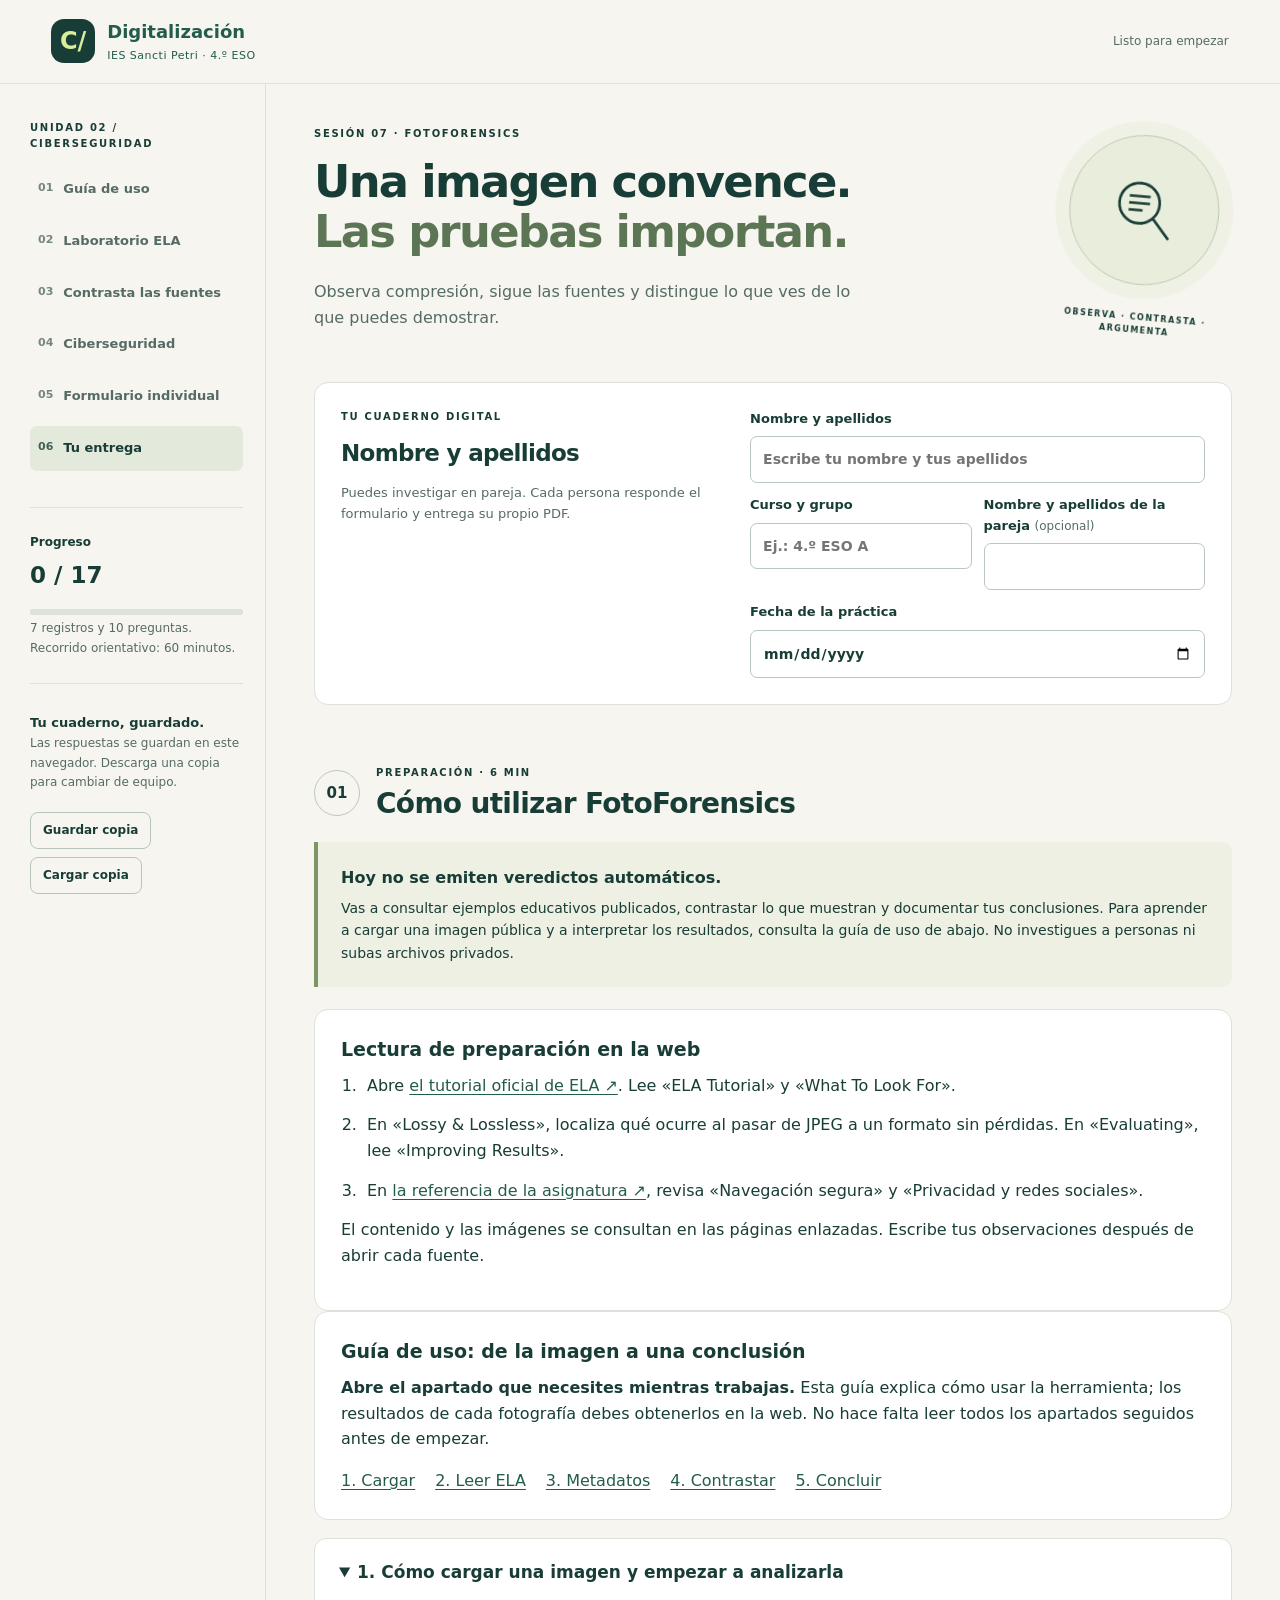
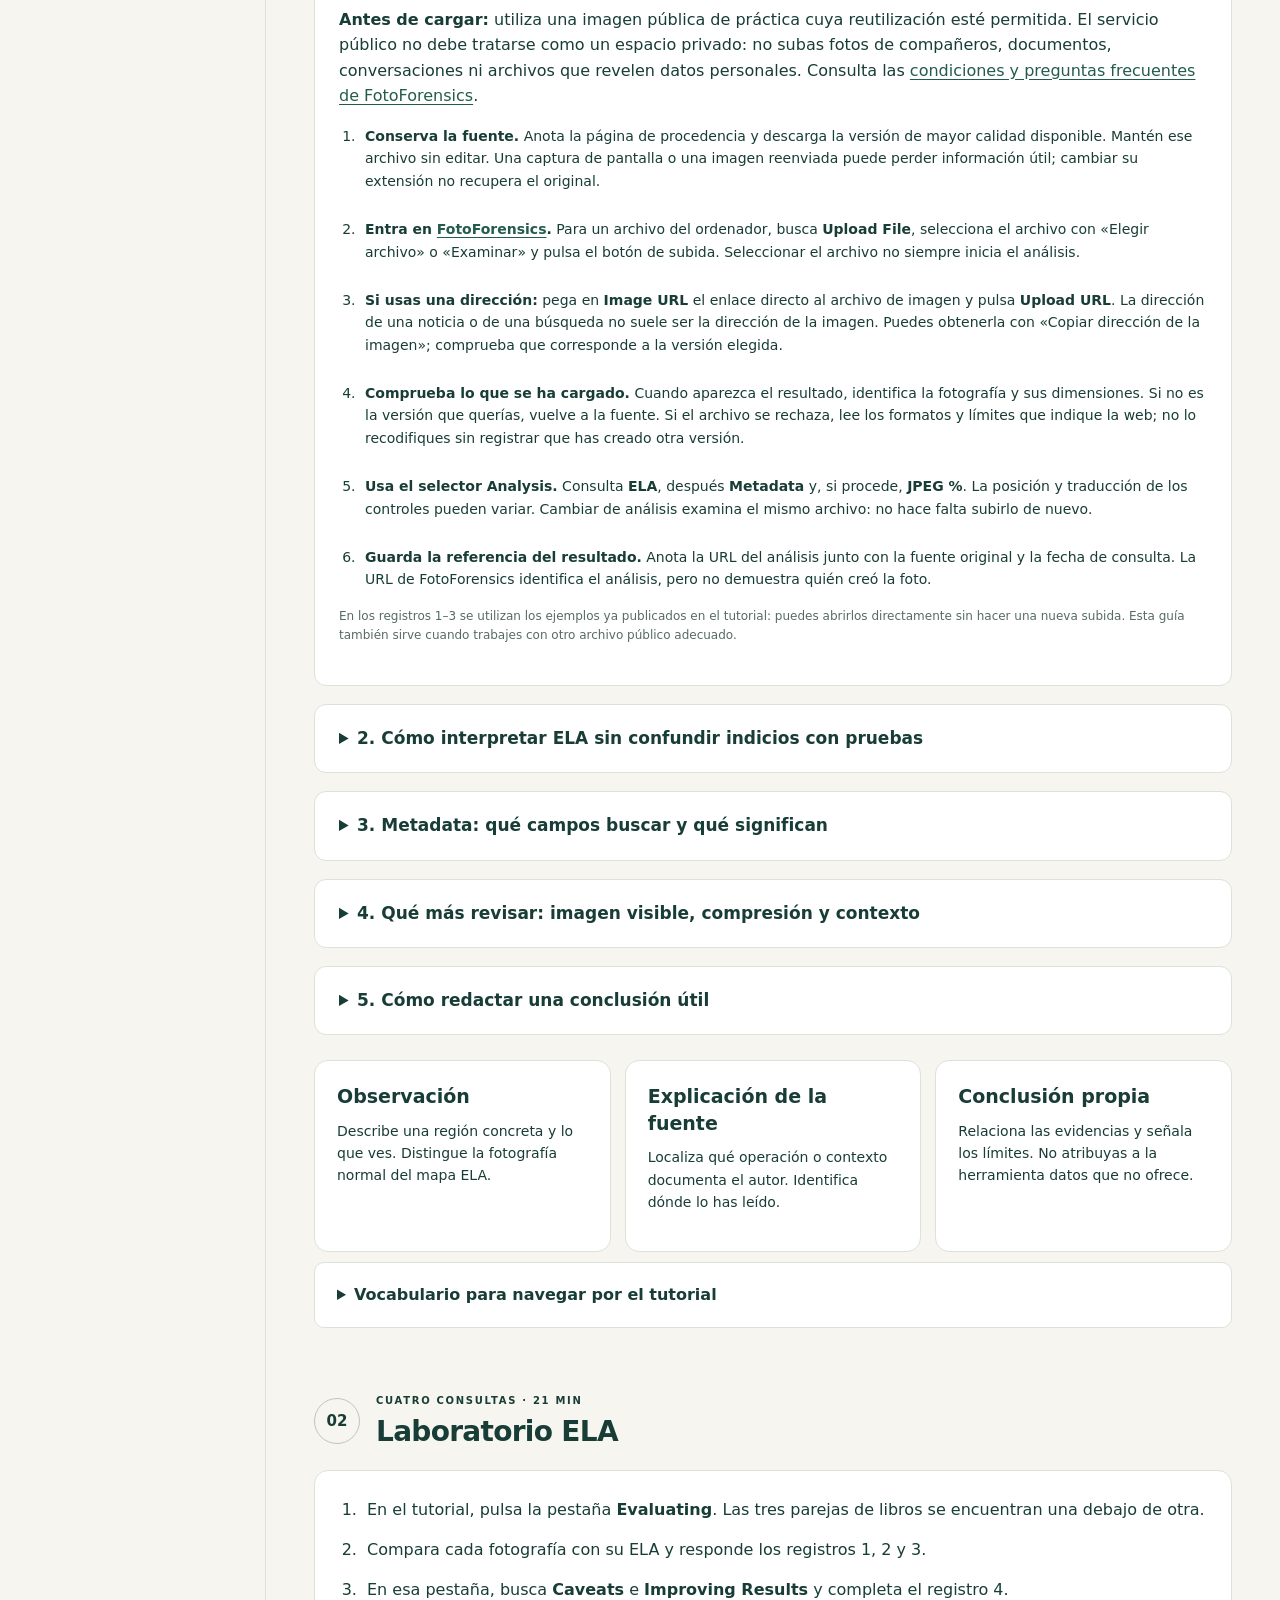
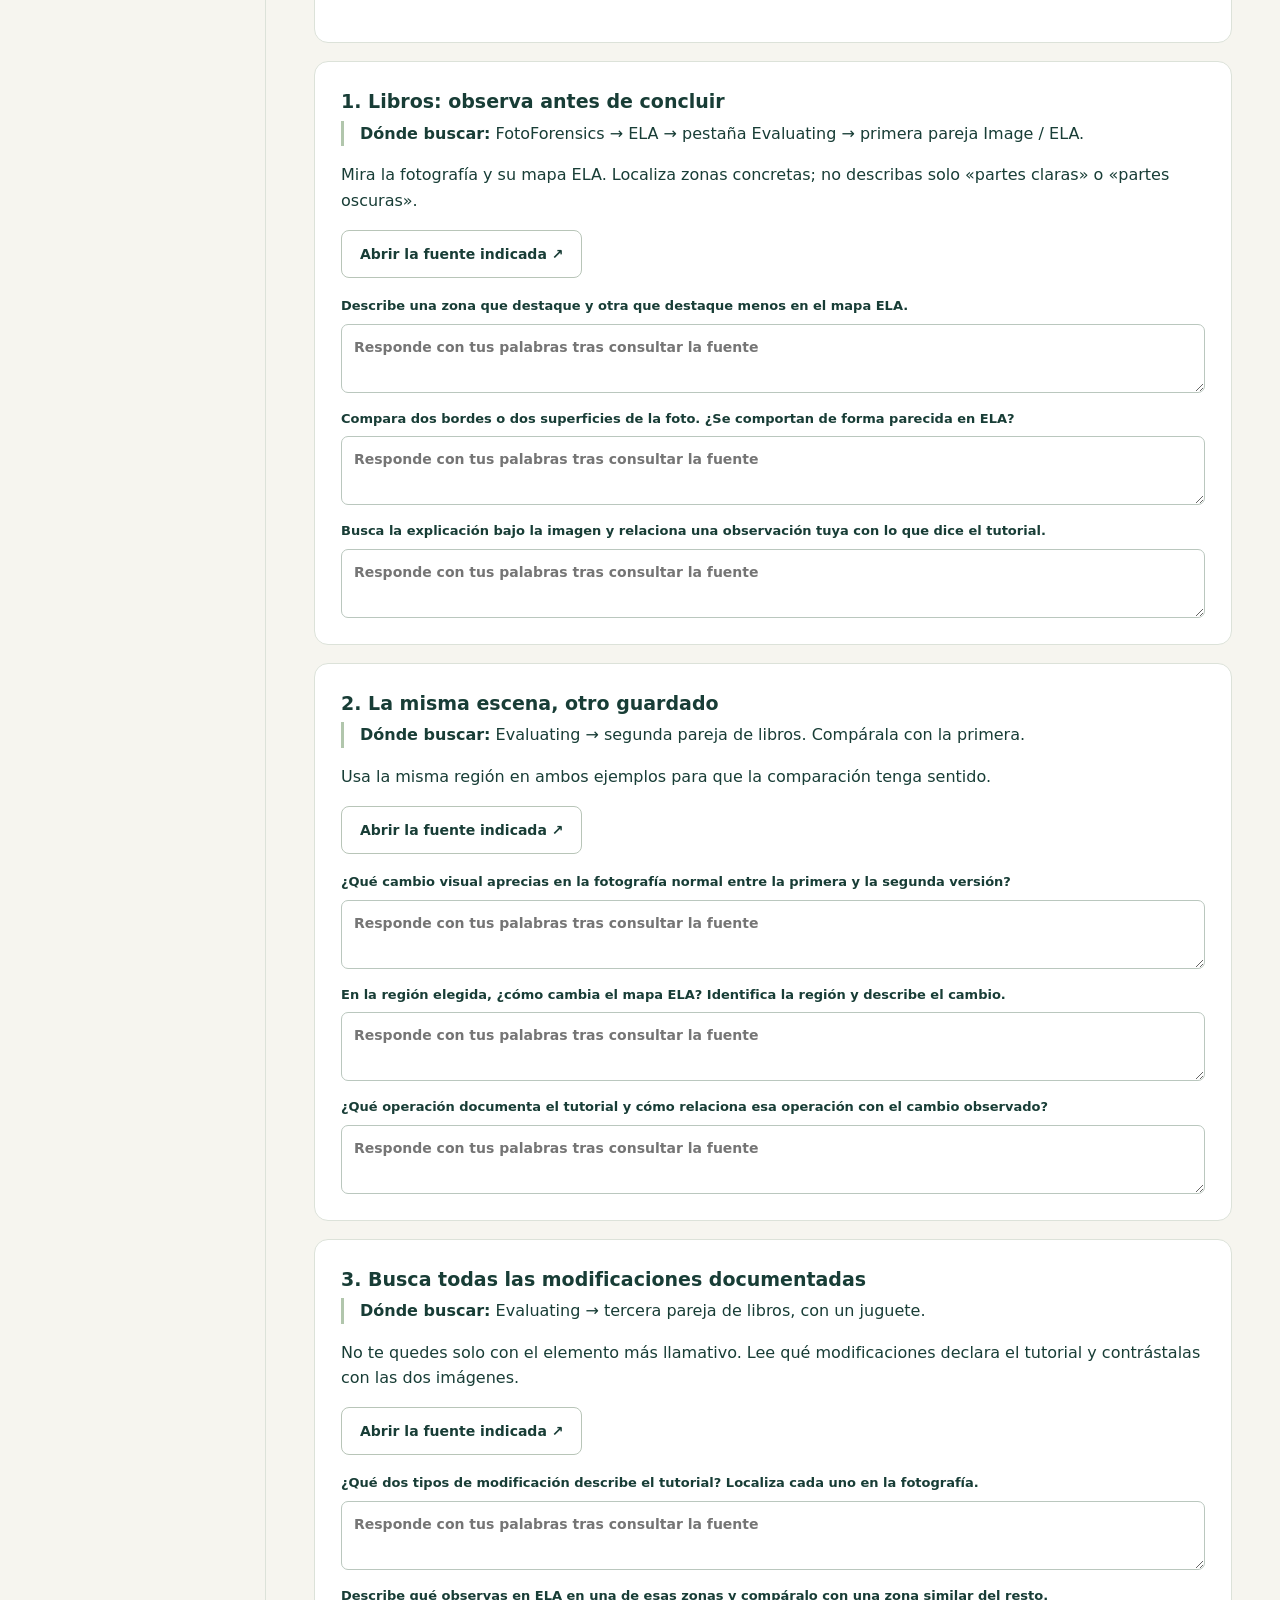
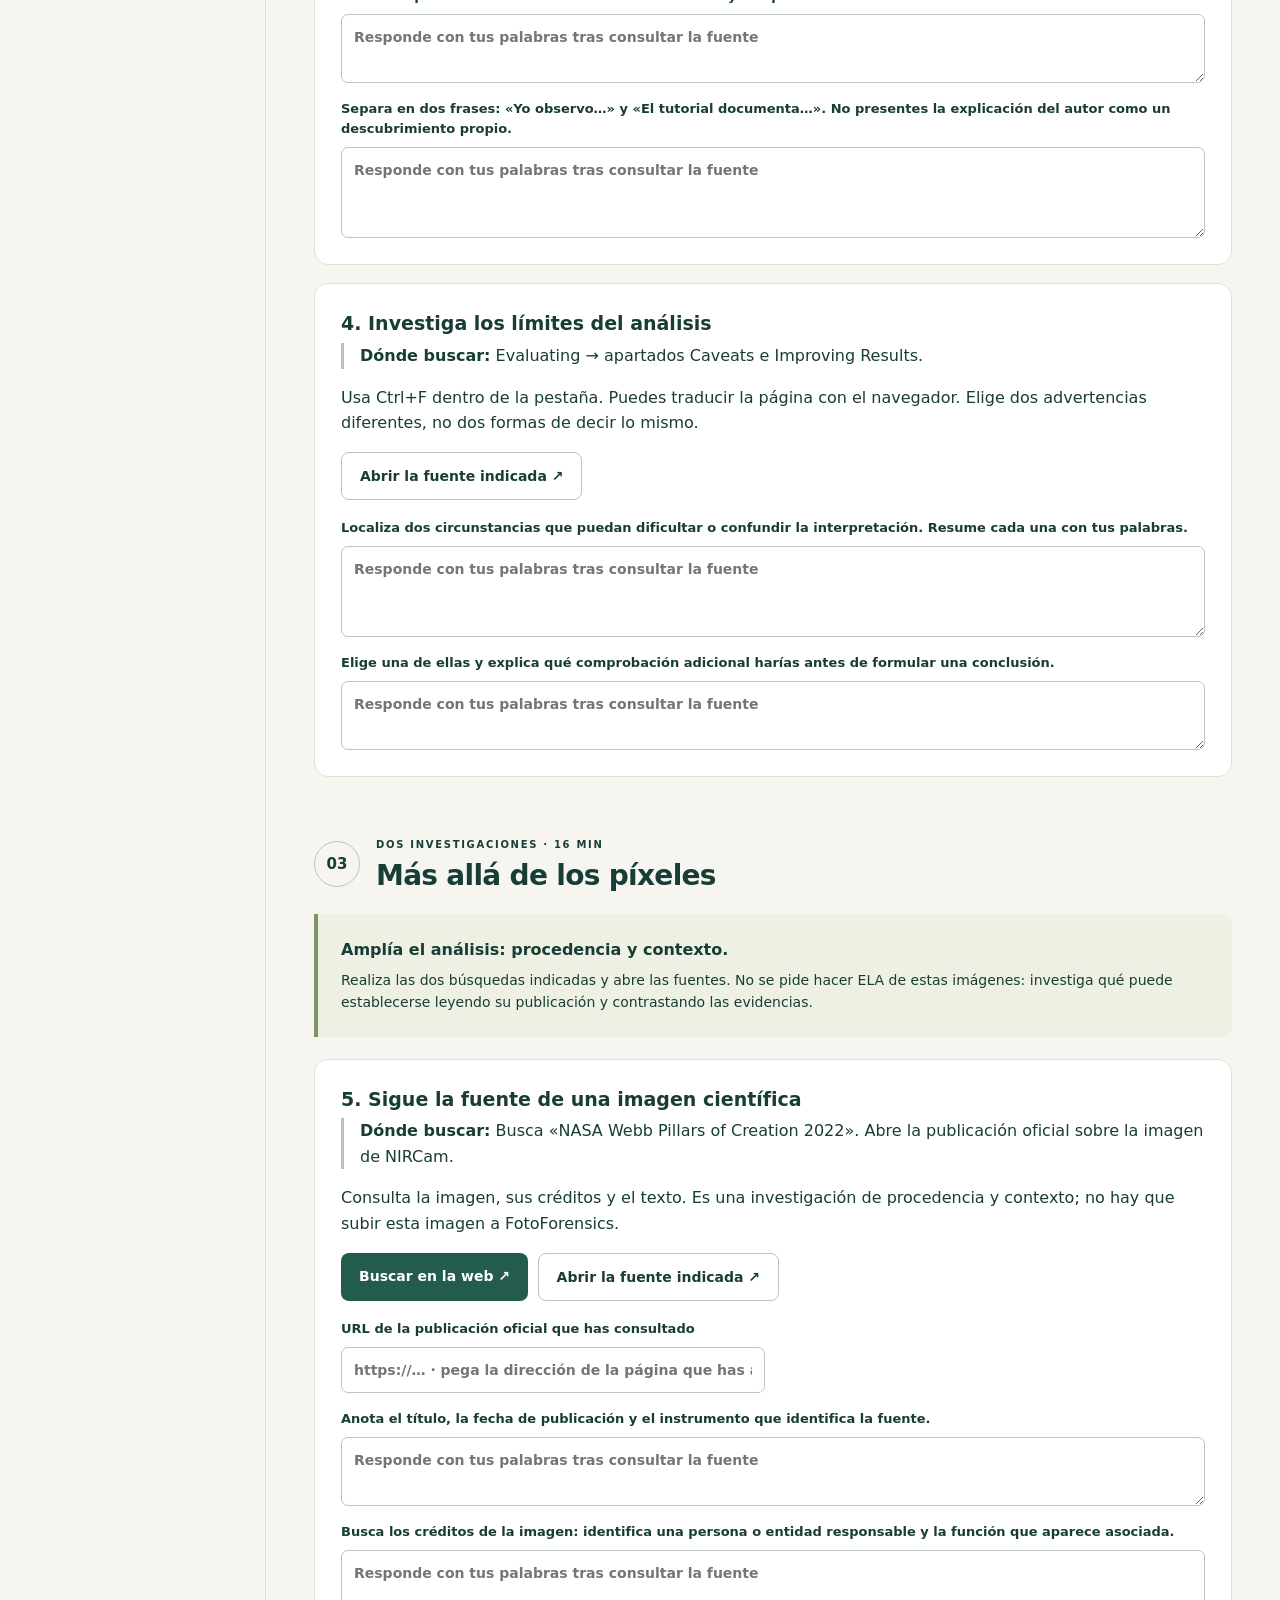
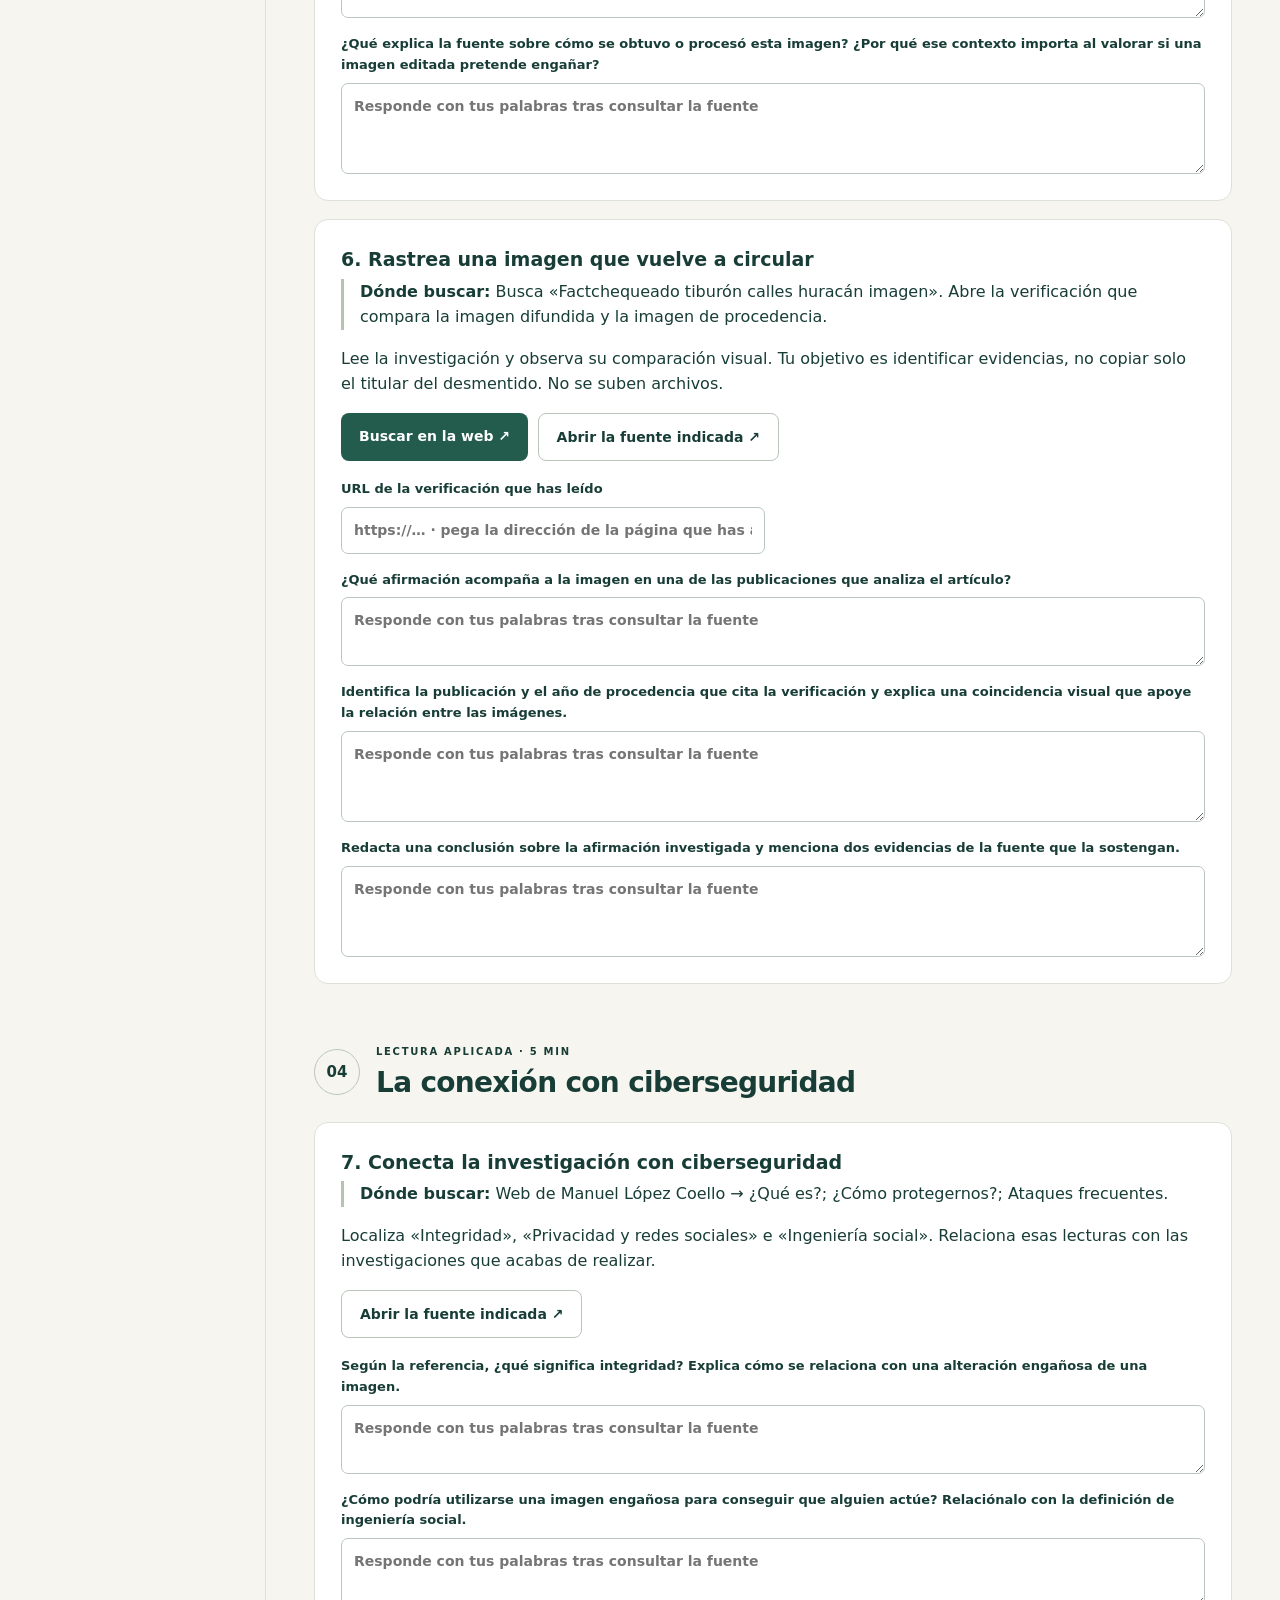
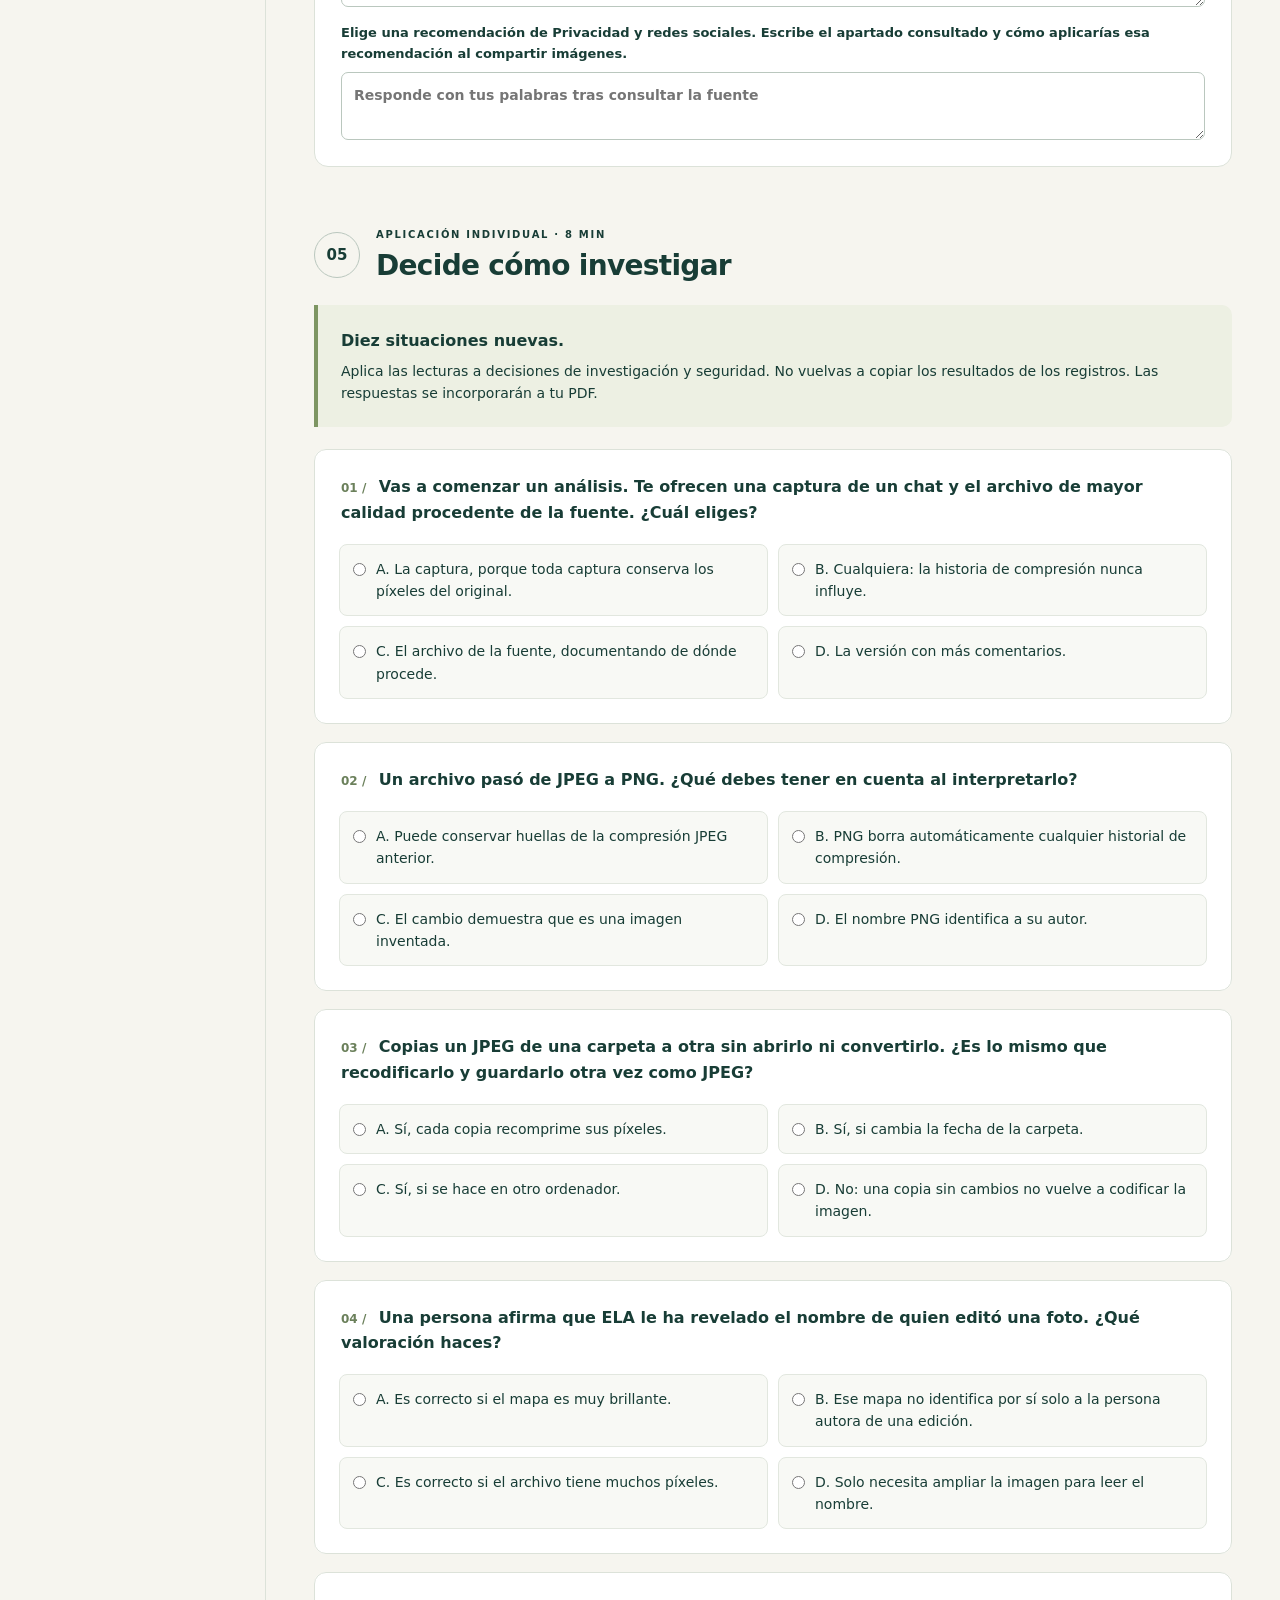
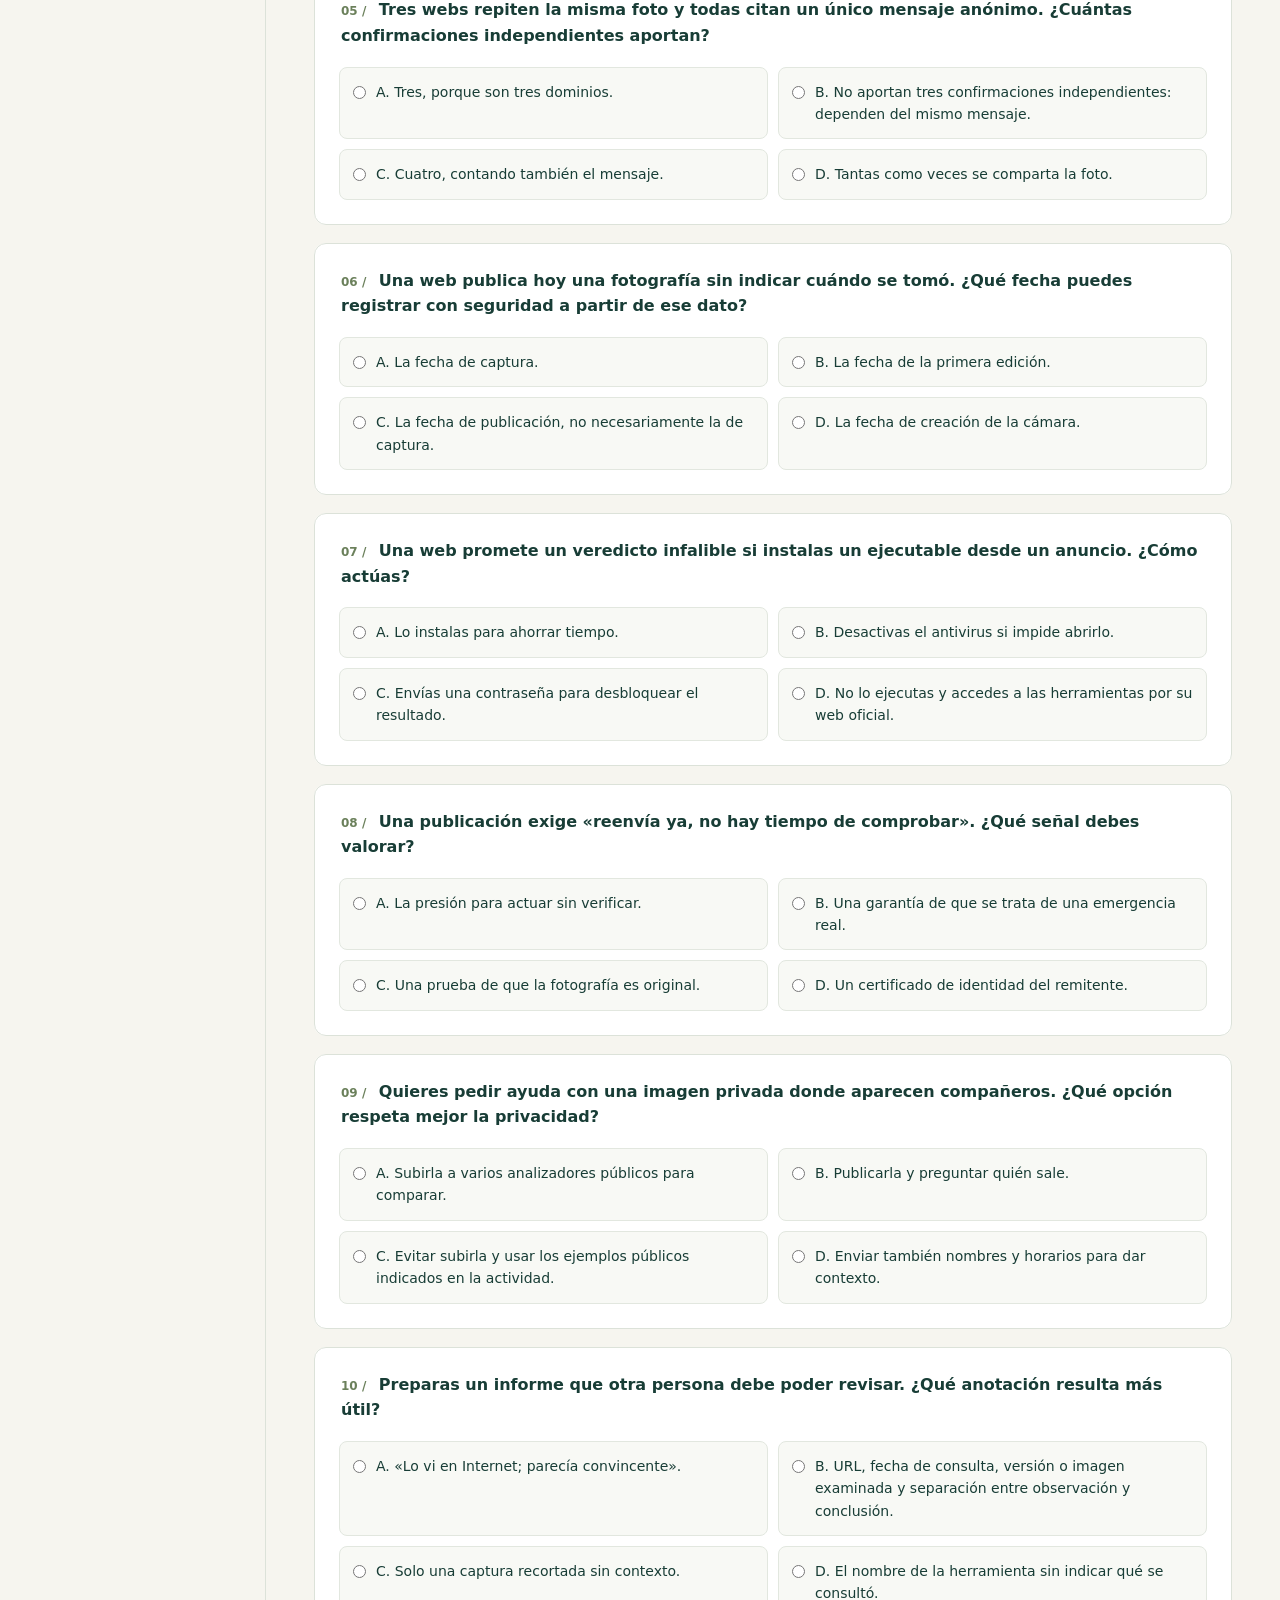
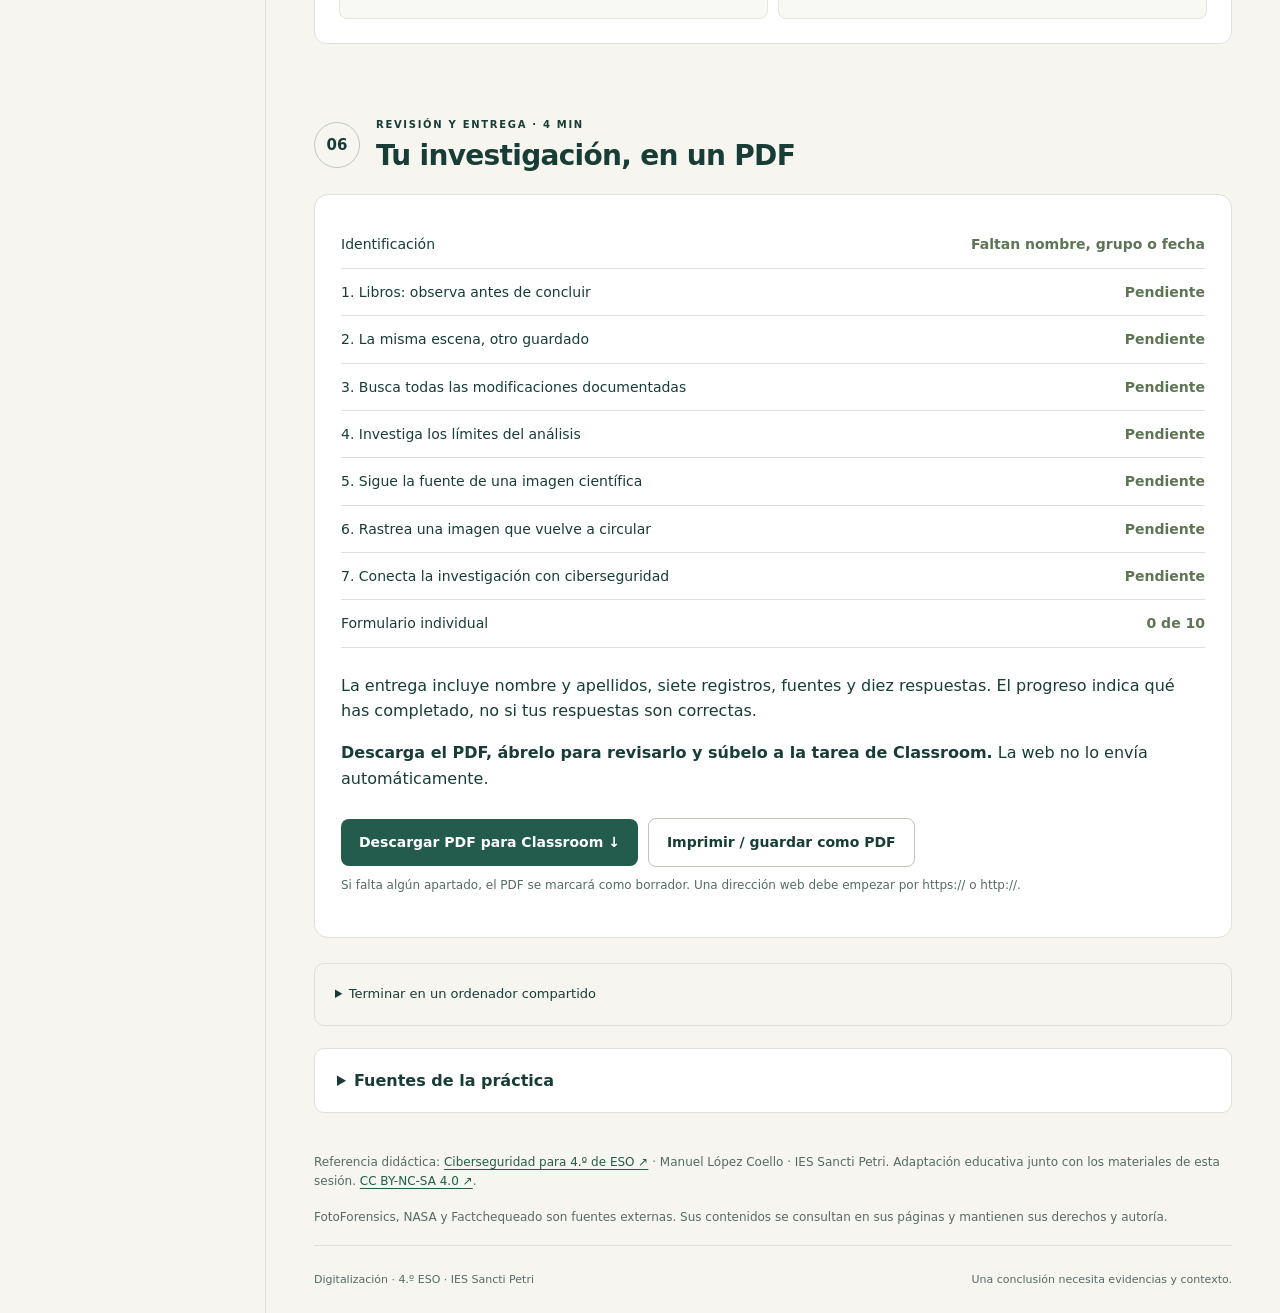
<file: tema2/fotoforensics/index.html>
<!doctype html>
<html lang="es"><head><meta charset="utf-8"><meta name="viewport" content="width=device-width,initial-scale=1"><meta name="theme-color" content="#143f38"><meta name="description" content="Práctica de FotoForensics para 4.º ESO: análisis ELA, contraste de fuentes y entrega en PDF."><title>FotoForensics · Digitalización</title><link rel="stylesheet" href="style.css"><script src="vendor/jspdf.umd.min.js" defer></script><script src="data.js" defer></script><script src="app.js" defer></script></head><body>
<a class="skip" href="#main">Saltar al contenido</a><header class="top"><a class="brand" href="#main"><span class="mark" aria-hidden="true">C/</span><span>Digitalización<small>IES Sancti Petri · 4.º ESO</small></span></a><span class="save-state" id="saveState" role="status">Listo para empezar</span></header>
<div class="layout"><aside class="sidebar"><p class="eyebrow">UNIDAD 02 / CIBERSEGURIDAD</p><nav aria-label="Apartados"><a href="#metodo"><span>01</span> Guía de uso</a><a href="#laboratorio"><span>02</span> Laboratorio ELA</a><a href="#verificacion"><span>03</span> Contrasta las fuentes</a><a href="#unidad"><span>04</span> Ciberseguridad</a><a href="#formulario"><span>05</span> Formulario individual</a><a href="#entrega"><span>06</span> Tu entrega</a></nav><div class="side-progress"><label for="progress">Progreso <b id="progressText">0 / 17</b></label><progress id="progress" max="17" value="0"></progress><p>7 registros y 10 preguntas. Recorrido orientativo: 60 minutos.</p></div><div class="side-note"><b>Tu cuaderno, guardado.</b><p>Las respuestas se guardan en este navegador. Descarga una copia para cambiar de equipo.</p><button class="secondary small" id="backup">Guardar copia</button><button class="secondary small" id="loadBackup">Cargar copia</button><input type="file" id="restore" accept=".json,application/json" hidden></div></aside>
<main id="main"><div class="hero"><div><p class="eyebrow">SESIÓN 07 · FOTOFORENSICS</p><h1>Una imagen convence.<br><em>Las pruebas importan.</em></h1><p>Observa compresión, sigue las fuentes y distingue lo que ves de lo que puedes demostrar.</p></div><div class="hero-graphic" aria-hidden="true"><div class="ring"><svg viewBox="0 0 80 90"><circle cx="34" cy="37" r="23" fill="none" stroke="currentColor" stroke-width="3"/><path d="m51 54 19 22M22 29h24M22 37h24M22 45h16" fill="none" stroke="currentColor" stroke-width="3"/></svg></div><span>OBSERVA · CONTRASTA · ARGUMENTA</span></div></div>
<section class="identity card" aria-labelledby="identityTitle"><div><p class="eyebrow">TU CUADERNO DIGITAL</p><h2 id="identityTitle">Nombre y apellidos</h2><p>Puedes investigar en pareja. Cada persona responde el formulario y entrega su propio PDF.</p></div><div class="identity-fields"><label>Nombre y apellidos<input id="student" data-field="student" maxlength="160" autocomplete="name" placeholder="Escribe tu nombre y tus apellidos"></label><label>Curso y grupo<input id="classroom" data-field="classroom" maxlength="60" placeholder="Ej.: 4.º ESO A"></label><label>Nombre y apellidos de la pareja <span class="optional">(opcional)</span><input data-field="partner" maxlength="160"></label><label>Fecha de la práctica<input type="date" data-field="sessiondate"></label></div></section>
<section id="metodo" class="panel"><div class="section-head"><span class="section-number">01</span><div><p class="eyebrow">PREPARACIÓN · 6 MIN</p><h2>Cómo utilizar FotoForensics</h2></div></div><div class="notice"><b>Hoy no se emiten veredictos automáticos.</b><p>Vas a consultar ejemplos educativos publicados, contrastar lo que muestran y documentar tus conclusiones. Para aprender a cargar una imagen pública y a interpretar los resultados, consulta la guía de uso de abajo. No investigues a personas ni subas archivos privados.</p></div><div class="card"><h3>Lectura de preparación en la web</h3><ol class="steps"><li>Abre <a class="" href="https://fotoforensics.com/tutorial.php?tt=ela" target="_blank" rel="noopener noreferrer">el tutorial oficial de ELA ↗</a>. Lee «ELA Tutorial» y «What To Look For».</li><li>En «Lossy &amp; Lossless», localiza qué ocurre al pasar de JPEG a un formato sin pérdidas. En «Evaluating», lee «Improving Results».</li><li>En <a class="" href="https://macoelsanctipetri.github.io/ciberseguridad/#protegernos" target="_blank" rel="noopener noreferrer">la referencia de la asignatura ↗</a>, revisa «Navegación segura» y «Privacidad y redes sociales».</li></ol><p>El contenido y las imágenes se consultan en las páginas enlazadas. Escribe tus observaciones después de abrir cada fuente.</p></div><div class="card guide-intro" id="guia-fotoforensics">
<h3>Guía de uso: de la imagen a una conclusión</h3>
<p><strong>Abre el apartado que necesites mientras trabajas.</strong> Esta guía explica cómo usar la herramienta; los resultados de cada fotografía debes obtenerlos en la web. No hace falta leer todos los apartados seguidos antes de empezar.</p>
<p class="guide-shortcuts"><a href="#guia-carga">1. Cargar</a> <a href="#guia-ela">2. Leer ELA</a> <a href="#guia-metadatos">3. Metadatos</a> <a href="#guia-contraste">4. Contrastar</a> <a href="#guia-conclusion">5. Concluir</a></p>
</div>
<details class="topic guide-topic" id="guia-carga" open><summary>1. Cómo cargar una imagen y empezar a analizarla</summary><div class="topic-content">
<p><strong>Antes de cargar:</strong> utiliza una imagen pública de práctica cuya reutilización esté permitida. El servicio público no debe tratarse como un espacio privado: no subas fotos de compañeros, documentos, conversaciones ni archivos que revelen datos personales. Consulta las <a href="https://fotoforensics.com/faq.php" target="_blank" rel="noopener noreferrer">condiciones y preguntas frecuentes de FotoForensics</a>.</p>
<ol class="steps">
<li><strong>Conserva la fuente.</strong> Anota la página de procedencia y descarga la versión de mayor calidad disponible. Mantén ese archivo sin editar. Una captura de pantalla o una imagen reenviada puede perder información útil; cambiar su extensión no recupera el original.</li>
<li><strong>Entra en <a href="https://fotoforensics.com/" target="_blank" rel="noopener noreferrer">FotoForensics</a>.</strong> Para un archivo del ordenador, busca <b>Upload File</b>, selecciona el archivo con «Elegir archivo» o «Examinar» y pulsa el botón de subida. Seleccionar el archivo no siempre inicia el análisis.</li>
<li><strong>Si usas una dirección:</strong> pega en <b>Image URL</b> el enlace directo al archivo de imagen y pulsa <b>Upload URL</b>. La dirección de una noticia o de una búsqueda no suele ser la dirección de la imagen. Puedes obtenerla con «Copiar dirección de la imagen»; comprueba que corresponde a la versión elegida.</li>
<li><strong>Comprueba lo que se ha cargado.</strong> Cuando aparezca el resultado, identifica la fotografía y sus dimensiones. Si no es la versión que querías, vuelve a la fuente. Si el archivo se rechaza, lee los formatos y límites que indique la web; no lo recodifiques sin registrar que has creado otra versión.</li>
<li><strong>Usa el selector <b>Analysis</b>.</strong> Consulta <b>ELA</b>, después <b>Metadata</b> y, si procede, <b>JPEG %</b>. La posición y traducción de los controles pueden variar. Cambiar de análisis examina el mismo archivo: no hace falta subirlo de nuevo.</li>
<li><strong>Guarda la referencia del resultado.</strong> Anota la URL del análisis junto con la fuente original y la fecha de consulta. La URL de FotoForensics identifica el análisis, pero no demuestra quién creó la foto.</li>
</ol>
<p class="hint">En los registros 1–3 se utilizan los ejemplos ya publicados en el tutorial: puedes abrirlos directamente sin hacer una nueva subida. Esta guía también sirve cuando trabajes con otro archivo público adecuado.</p>
</div></details>
<details class="topic guide-topic" id="guia-ela"><summary>2. Cómo interpretar ELA sin confundir indicios con pruebas</summary><div class="topic-content">
<p><strong>ELA compara la imagen con una versión recomprimida en JPEG y hace visibles sus diferencias.</strong> La representación depende del contenido y de la compresión. No es un detector que pinte automáticamente las partes «falsas».</p>
<ol class="steps"><li>Observa primero la fotografía normal. Sitúa el objeto que quieres estudiar.</li><li>En ELA, localiza exactamente esa región. Compara bordes con bordes, texturas con texturas y superficies uniformes entre sí.</li><li>Busca diferencias locales difíciles de explicar por el contenido. Vuelve siempre a la foto para comprobar qué hay en esa zona.</li><li>Contrasta con los metadatos, otras versiones y la fuente antes de concluir.</li></ol>
<div class="table-wrap"><table><thead><tr><th>Qué observas</th><th>Cómo interpretarlo</th></tr></thead><tbody>
<tr><td>Bordes, letras o texturas brillantes</td><td>Pueden destacar por su contraste y detalle. No prueban una inserción.</td></tr>
<tr><td>Una región muy diferente de otras comparables</td><td>Es una pista que investigar, no una confirmación automática de montaje.</td></tr>
<tr><td>Mapa oscuro o bastante uniforme</td><td>No garantiza autenticidad: las recompresiones pueden reducir diferencias.</td></tr>
<tr><td>Colores intensos o zonas claras</td><td>No identifican por sí solos un editor, una persona ni una imagen creada con IA.</td></tr>
</tbody></table></div>
<p>Los cambios pequeños pueden no distinguirse. Tampoco debes comparar el brillo absoluto de mapas generados con ajustes distintos.</p>
<p class="hint">Fuente de consulta: <a href="https://fotoforensics.com/tutorial.php?tt=ela" target="_blank" rel="noopener noreferrer">tutorial oficial de ELA</a>, especialmente Evaluating y Caveats.</p>
</div></details>
<details class="topic guide-topic" id="guia-metadatos"><summary>3. Metadata: qué campos buscar y qué significan</summary><div class="topic-content">
<p>En <b>Analysis → Metadata</b>, baja hasta el listado de etiquetas. Los metadatos describen el archivo, su captura o su procesamiento; <strong>no son un historial completo ni una garantía de veracidad</strong>. Su presencia depende del archivo y del programa que lo guardó.</p>
<ol class="steps"><li>Busca con <b>Ctrl+F</b> palabras como <b>Software</b>, <b>Date</b>, <b>Make</b>, <b>Model</b> y <b>GPS</b>. La web puede mostrar etiquetas con espacios: «Date/Time Original» en lugar de «DateTimeOriginal».</li><li>Copia el <b>nombre exacto del campo y su valor</b>. Si se muestra el grupo —EXIF, XMP o IPTC—, consérvalo: etiquetas parecidas pueden describir cosas diferentes.</li><li>Compara campos relacionados. Si no aparece un dato, escribe «no aparece en este archivo». No lo deduzcas del paisaje, del nombre del fichero o de otro ejemplo.</li></ol>
<div class="table-wrap"><table><thead><tr><th>Campo o grupo</th><th>Qué mirar</th><th>Qué puedes concluir y qué no</th></tr></thead><tbody>
<tr><td><b>File Type / MIME Type</b><br>Image Width / Image Height</td><td>Formato real y dimensiones en píxeles.</td><td>Sirven para identificar la versión. Un tamaño distinto al de otra copia puede deberse a redimensionado o recorte; no demuestra un montaje.</td></tr>
<tr><td><b>Make / Model</b><br>Lens Model</td><td>Fabricante, cámara o móvil y objetivo, si constan.</td><td>Son datos declarados de captura. Pueden conservarse después de editarse la imagen o haberse cambiado; no certifican que salga directamente de cámara.</td></tr>
<tr><td><b>Software / Creator Tool</b></td><td>Nombre y versión del programa o herramienta registrados.</td><td>Un editor puede indicar procesamiento o exportación. Que figure Photoshop no demuestra qué cambió ni que se añadieran objetos. Su ausencia tampoco descarta edición.</td></tr>
<tr><td><b>DateTimeOriginal</b><br>CreateDate / ModifyDate</td><td>Fechas de captura, digitalización/creación o modificación, según etiqueta y grupo.</td><td>Comprueba su coherencia. Pueden influir un reloj mal ajustado, la zona horaria, una exportación o etiquetas no actualizadas. No toda fecha posterior implica engaño.</td></tr>
<tr><td><b>FileModifyDate / FileAccessDate</b></td><td>Fechas del archivo en el sistema donde se examina, si se muestran.</td><td>No son necesariamente la fecha en que se tomó o editó la fotografía; pueden reflejar una copia, una descarga o el acceso al archivo.</td></tr>
<tr><td><b>GPS Latitude / Longitude</b><br>Latitude Ref / Longitude Ref</td><td>Coordenadas y hemisferios N/S y E/W, solo si existen.</td><td>Pueden ayudar a contrastar un lugar; no están en todas las fotos y pueden alterarse. Sin etiquetas GPS no hay coordenadas que copiar. Evita difundir ubicaciones privadas.</td></tr>
<tr><td><b>Exposure Time / FNumber / ISO / Focal Length</b></td><td>Tiempo de exposición, apertura, sensibilidad y focal.</td><td>Describen condiciones registradas de captura. No identifican por sí solos un retoque; no hace falta dominar fotografía para anotar el dato y reconocer su límite.</td></tr>
<tr><td><b>XMP History</b>, si aparece<br>Artist / Copyright / Description</td><td>Operaciones declaradas, atribución, derechos y descripción.</td><td>El historial puede aportar pistas sobre guardados o conversiones, pero puede estar incompleto. La atribución y la descripción deben contrastarse con la publicación de origen.</td></tr>
<tr><td><b>Thumbnail / Preview</b>, si se ofrece<br>Orientation / Color Space / ICC Profile</td><td>Miniatura incrustada, orientación y gestión del color.</td><td>Una miniatura diferente merece revisión: también puede estar desactualizada. La rotación o un perfil de color no son, por sí solos, pruebas de falsificación.</td></tr>
</tbody></table></div>
<p><strong>Si faltan casi todos:</strong> redes sociales, capturas y exportaciones pueden eliminar etiquetas. Describe la ausencia y busca otra versión; no escribas «se borraron para ocultar un montaje» sin evidencia.</p>
<p class="hint">Para consultar etiquetas: <a href="https://exiftool.org/TagNames/EXIF.html" target="_blank" rel="noopener noreferrer">EXIF</a>, <a href="https://exiftool.org/TagNames/XMP.html" target="_blank" rel="noopener noreferrer">XMP</a> y <a href="https://exiftool.org/TagNames/Extra.html" target="_blank" rel="noopener noreferrer">datos del sistema de archivos</a>. Son referencias de consulta; no hay que memorizar las etiquetas.</p>
</div></details>
<details class="topic guide-topic" id="guia-contraste"><summary>4. Qué más revisar: imagen visible, compresión y contexto</summary><div class="topic-content">
<h3>La fotografía normal también cuenta</h3><p>Amplía la región que investigas y busca contornos recortados, texturas repetidas, cambios de nitidez, sombras, reflejos o perspectivas incoherentes. Considera explicaciones alternativas: varias luces, desenfoque, lentes, compresión o procesamiento del móvil. Una apariencia extraña es un punto de partida para contrastar.</p>
<h3>JPEG %: calidad de guardado, no porcentaje de verdad</h3><p>Si está disponible, consulta la estimación de calidad JPEG. Describe la compresión del archivo analizado; no dice qué porcentaje de la foto está modificado ni la probabilidad de que sea auténtica. No permite contar con seguridad cuántas veces se ha editado. En archivos convertidos, el formato actual no resume toda su historia.</p>
<h3>Otras opciones del menú</h3><p><b>Digest</b> ofrece huellas del archivo: sirven para distinguir archivos, no para certificar la escena. <b>Strings</b> puede mostrar textos incrustados; encontrarlos no autentica su contenido. Si aparecen <b>Hidden Pixels</b> o <b>ICC+</b>, consulta sus tutoriales antes de interpretar el resultado. No necesitas usar todas las herramientas para completar esta práctica.</p>
<h3>Busca otras versiones y lee la publicación</h3><ol class="steps"><li>Busca el título, autor, lugar o descripción. Una búsqueda inversa de una imagen pública puede ayudar a encontrar otras apariciones; la primera que devuelve el buscador no es necesariamente la original.</li><li>Abre las páginas encontradas y compara encuadre, objetos, fecha y pie de foto. Distingue la fecha de publicación de la fecha de captura.</li><li>Si hay dos versiones, determina de dónde procede cada una. Una foto sin montaje puede utilizarse con un lugar, una fecha o un relato falsos.</li><li>No trates ELA como un detector fiable de IA. Para atribuir una creación o una edición busca evidencias de procedencia, versiones y explicaciones documentadas.</li></ol>
<p class="hint">Apóyate en los <a href="https://fotoforensics.com/tutorial.php" target="_blank" rel="noopener noreferrer">tutoriales oficiales</a> y en los registros 5 y 6 de esta práctica para contrastar fuentes.</p>
</div></details>
<details class="topic guide-topic" id="guia-conclusion"><summary>5. Cómo redactar una conclusión útil</summary><div class="topic-content">
<p>Separa estas tres preguntas: <strong>¿el archivo se ha procesado?, ¿se ha alterado lo que muestra la escena?, ¿se está utilizando para engañar?</strong> No son equivalentes: recortar, ajustar exposición o exportar un JPEG modifica el archivo, pero no demuestra que se haya inventado un suceso.</p>
<ol class="steps"><li><b>Identifica:</b> archivo o versión, URL de procedencia, URL del análisis y fecha de consulta.</li><li><b>Describe:</b> región concreta observada en ELA y etiquetas relevantes de Metadata, con sus valores reales cuando existan.</li><li><b>Contrasta:</b> explica si otra versión, la publicación de origen o su autor documentan un cambio.</li><li><b>Concluye con el alcance adecuado:</b> «hay indicios que requieren contraste», «esta modificación está documentada por…» o «con esta copia no puedo determinarlo». Añade qué información falta.</li></ol>
<p><strong>No encontrar indicios no equivale a demostrar que no hubo edición.</strong> Y detectar procesamiento no basta para acusar a alguien de difundir una falsificación.</p>
</div></details>
<div class="concepts"><article class="card"><h3>Observación</h3><p>Describe una región concreta y lo que ves. Distingue la fotografía normal del mapa ELA.</p></article><article class="card"><h3>Explicación de la fuente</h3><p>Localiza qué operación o contexto documenta el autor. Identifica dónde lo has leído.</p></article><article class="card"><h3>Conclusión propia</h3><p>Relaciona las evidencias y señala los límites. No atribuyas a la herramienta datos que no ofrece.</p></article></div><details class="topic"><summary>Vocabulario para navegar por el tutorial</summary><div class="topic-content table-wrap"><table><thead><tr><th>En la web</th><th>En español</th></tr></thead><tbody><tr><td>Image / ELA</td><td>Fotografía / mapa de análisis de errores</td></tr><tr><td>Edges / Textures / Surfaces</td><td>Bordes / texturas / superficies</td></tr><tr><td>Resave</td><td>Volver a codificar y guardar</td></tr><tr><td>Caveats / Improving Results</td><td>Advertencias / mejorar los resultados</td></tr><tr><td>Source / Credits / Image Processing</td><td>Fuente / créditos / procesamiento de la imagen</td></tr></tbody></table><p>Puedes usar la traducción del navegador. Las pestañas del tutorial pueden conservar su nombre en inglés.</p></div></details></section><section id="laboratorio" class="panel"><div class="section-head"><span class="section-number">02</span><div><p class="eyebrow">CUATRO CONSULTAS · 21 MIN</p><h2>Laboratorio ELA</h2></div></div><div class="card"><ol class="steps"><li>En el tutorial, pulsa la pestaña <strong>Evaluating</strong>. Las tres parejas de libros se encuentran una debajo de otra.</li><li>Compara cada fotografía con su ELA y responde los registros 1, 2 y 3.</li><li>En esa pestaña, busca <strong>Caveats</strong> e <strong>Improving Results</strong> y completa el registro 4.</li></ol></div><article class="card record research-card"><h3>1. Libros: observa antes de concluir</h3><p class="location"><strong>Dónde buscar:</strong> FotoForensics → ELA → pestaña Evaluating → primera pareja Image / ELA.</p><p>Mira la fotografía y su mapa ELA. Localiza zonas concretas; no describas solo «partes claras» o «partes oscuras».</p><p class="record-links"><a class="secondary button" href="https://fotoforensics.com/tutorial.php?tt=ela" target="_blank" rel="noopener noreferrer">Abrir la fuente indicada ↗</a></p><div id="originalform" class="form-grid"></div></article><article class="card record research-card"><h3>2. La misma escena, otro guardado</h3><p class="location"><strong>Dónde buscar:</strong> Evaluating → segunda pareja de libros. Compárala con la primera.</p><p>Usa la misma región en ambos ejemplos para que la comparación tenga sentido.</p><p class="record-links"><a class="secondary button" href="https://fotoforensics.com/tutorial.php?tt=ela" target="_blank" rel="noopener noreferrer">Abrir la fuente indicada ↗</a></p><div id="resaveform" class="form-grid"></div></article><article class="card record research-card"><h3>3. Busca todas las modificaciones documentadas</h3><p class="location"><strong>Dónde buscar:</strong> Evaluating → tercera pareja de libros, con un juguete.</p><p>No te quedes solo con el elemento más llamativo. Lee qué modificaciones declara el tutorial y contrástalas con las dos imágenes.</p><p class="record-links"><a class="secondary button" href="https://fotoforensics.com/tutorial.php?tt=ela" target="_blank" rel="noopener noreferrer">Abrir la fuente indicada ↗</a></p><div id="editedform" class="form-grid"></div></article><article class="card record research-card"><h3>4. Investiga los límites del análisis</h3><p class="location"><strong>Dónde buscar:</strong> Evaluating → apartados Caveats e Improving Results.</p><p>Usa Ctrl+F dentro de la pestaña. Puedes traducir la página con el navegador. Elige dos advertencias diferentes, no dos formas de decir lo mismo.</p><p class="record-links"><a class="secondary button" href="https://fotoforensics.com/tutorial.php?tt=ela" target="_blank" rel="noopener noreferrer">Abrir la fuente indicada ↗</a></p><div id="limitsform" class="form-grid"></div></article></section><section id="verificacion" class="panel"><div class="section-head"><span class="section-number">03</span><div><p class="eyebrow">DOS INVESTIGACIONES · 16 MIN</p><h2>Más allá de los píxeles</h2></div></div><div class="notice"><b>Amplía el análisis: procedencia y contexto.</b><p>Realiza las dos búsquedas indicadas y abre las fuentes. No se pide hacer ELA de estas imágenes: investiga qué puede establecerse leyendo su publicación y contrastando las evidencias.</p></div><article class="card record research-card"><h3>5. Sigue la fuente de una imagen científica</h3><p class="location"><strong>Dónde buscar:</strong> Busca «NASA Webb Pillars of Creation 2022». Abre la publicación oficial sobre la imagen de NIRCam.</p><p>Consulta la imagen, sus créditos y el texto. Es una investigación de procedencia y contexto; no hay que subir esta imagen a FotoForensics.</p><p class="record-links"><a class="primary button" href="https://www.google.com/search?q=NASA%20Webb%20Pillars%20of%20Creation%202022%20NIRCam" target="_blank" rel="noopener noreferrer">Buscar en la web ↗</a> <a class="secondary button" href="https://science.nasa.gov/missions/webb/nasas-webb-takes-star-filled-portrait-of-pillars-of-creation/" target="_blank" rel="noopener noreferrer">Abrir la fuente indicada ↗</a></p><div id="spaceform" class="form-grid"></div></article><article class="card record research-card"><h3>6. Rastrea una imagen que vuelve a circular</h3><p class="location"><strong>Dónde buscar:</strong> Busca «Factchequeado tiburón calles huracán imagen». Abre la verificación que compara la imagen difundida y la imagen de procedencia.</p><p>Lee la investigación y observa su comparación visual. Tu objetivo es identificar evidencias, no copiar solo el titular del desmentido. No se suben archivos.</p><p class="record-links"><a class="primary button" href="https://www.google.com/search?q=Factchequeado%20tibur%C3%B3n%20calles%20hurac%C3%A1n%20imagen" target="_blank" rel="noopener noreferrer">Buscar en la web ↗</a> <a class="secondary button" href="https://factchequeado.com/verificaciones/20230822/foto-falsa-tiburon-huracan-calles/" target="_blank" rel="noopener noreferrer">Abrir la fuente indicada ↗</a></p><div id="sharkform" class="form-grid"></div></article></section><section id="unidad" class="panel"><div class="section-head"><span class="section-number">04</span><div><p class="eyebrow">LECTURA APLICADA · 5 MIN</p><h2>La conexión con ciberseguridad</h2></div></div><article class="card record research-card"><h3>7. Conecta la investigación con ciberseguridad</h3><p class="location"><strong>Dónde buscar:</strong> Web de Manuel López Coello → ¿Qué es?; ¿Cómo protegernos?; Ataques frecuentes.</p><p>Localiza «Integridad», «Privacidad y redes sociales» e «Ingeniería social». Relaciona esas lecturas con las investigaciones que acabas de realizar.</p><p class="record-links"><a class="secondary button" href="https://macoelsanctipetri.github.io/ciberseguridad/" target="_blank" rel="noopener noreferrer">Abrir la fuente indicada ↗</a></p><div id="unitform" class="form-grid"></div></article></section><section id="formulario" class="panel"><div class="section-head"><span class="section-number">05</span><div><p class="eyebrow">APLICACIÓN INDIVIDUAL · 8 MIN</p><h2>Decide cómo investigar</h2></div></div><div class="notice"><b>Diez situaciones nuevas.</b><p>Aplica las lecturas a decisiones de investigación y seguridad. No vuelvas a copiar los resultados de los registros. Las respuestas se incorporarán a tu PDF.</p></div><div id="quiz"></div></section><section id="entrega" class="panel"><div class="section-head"><span class="section-number">06</span><div><p class="eyebrow">REVISIÓN Y ENTREGA · 4 MIN</p><h2>Tu investigación, en un PDF</h2></div></div><div class="delivery card"><div id="checklist"></div><p>La entrega incluye nombre y apellidos, siete registros, fuentes y diez respuestas. El progreso indica qué has completado, no si tus respuestas son correctas.</p><p><strong>Descarga el PDF, ábrelo para revisarlo y súbelo a la tarea de Classroom.</strong> La web no lo envía automáticamente.</p><button class="primary" id="pdf">Descargar PDF para Classroom ↓</button><button class="secondary" id="print">Imprimir / guardar como PDF</button><p class="hint">Si falta algún apartado, el PDF se marcará como borrador. Una dirección web debe empezar por https:// o http://.</p><p id="exportStatus" role="status"></p></div><details class="reset-box"><summary>Terminar en un ordenador compartido</summary><p>Comprueba que has guardado y entregado el PDF. Descarga una copia JSON si continuarás otro día y después borra tus respuestas del navegador.</p><button class="danger" id="reset">Borrar mis datos y empezar de nuevo</button></details><details class="topic resources"><summary>Fuentes de la práctica</summary><div class="topic-content" id="resources"></div></details></section><div class="source-credit"><p>Referencia didáctica: <a class="" href="https://macoelsanctipetri.github.io/ciberseguridad/" target="_blank" rel="noopener noreferrer">Ciberseguridad para 4.º de ESO ↗</a> · Manuel López Coello · IES Sancti Petri. Adaptación educativa junto con los materiales de esta sesión. <a class="" href="https://creativecommons.org/licenses/by-nc-sa/4.0/" target="_blank" rel="noopener noreferrer">CC BY-NC-SA 4.0 ↗</a>.</p><p>FotoForensics, NASA y Factchequeado son fuentes externas. Sus contenidos se consultan en sus páginas y mantienen sus derechos y autoría.</p></div><footer>Digitalización · 4.º ESO · IES Sancti Petri <span>Una conclusión necesita evidencias y contexto.</span></footer></main></div><div id="toast" role="status"></div><div id="printReport"></div><noscript>Activa JavaScript para responder y generar tu PDF.</noscript></body></html>
</file>
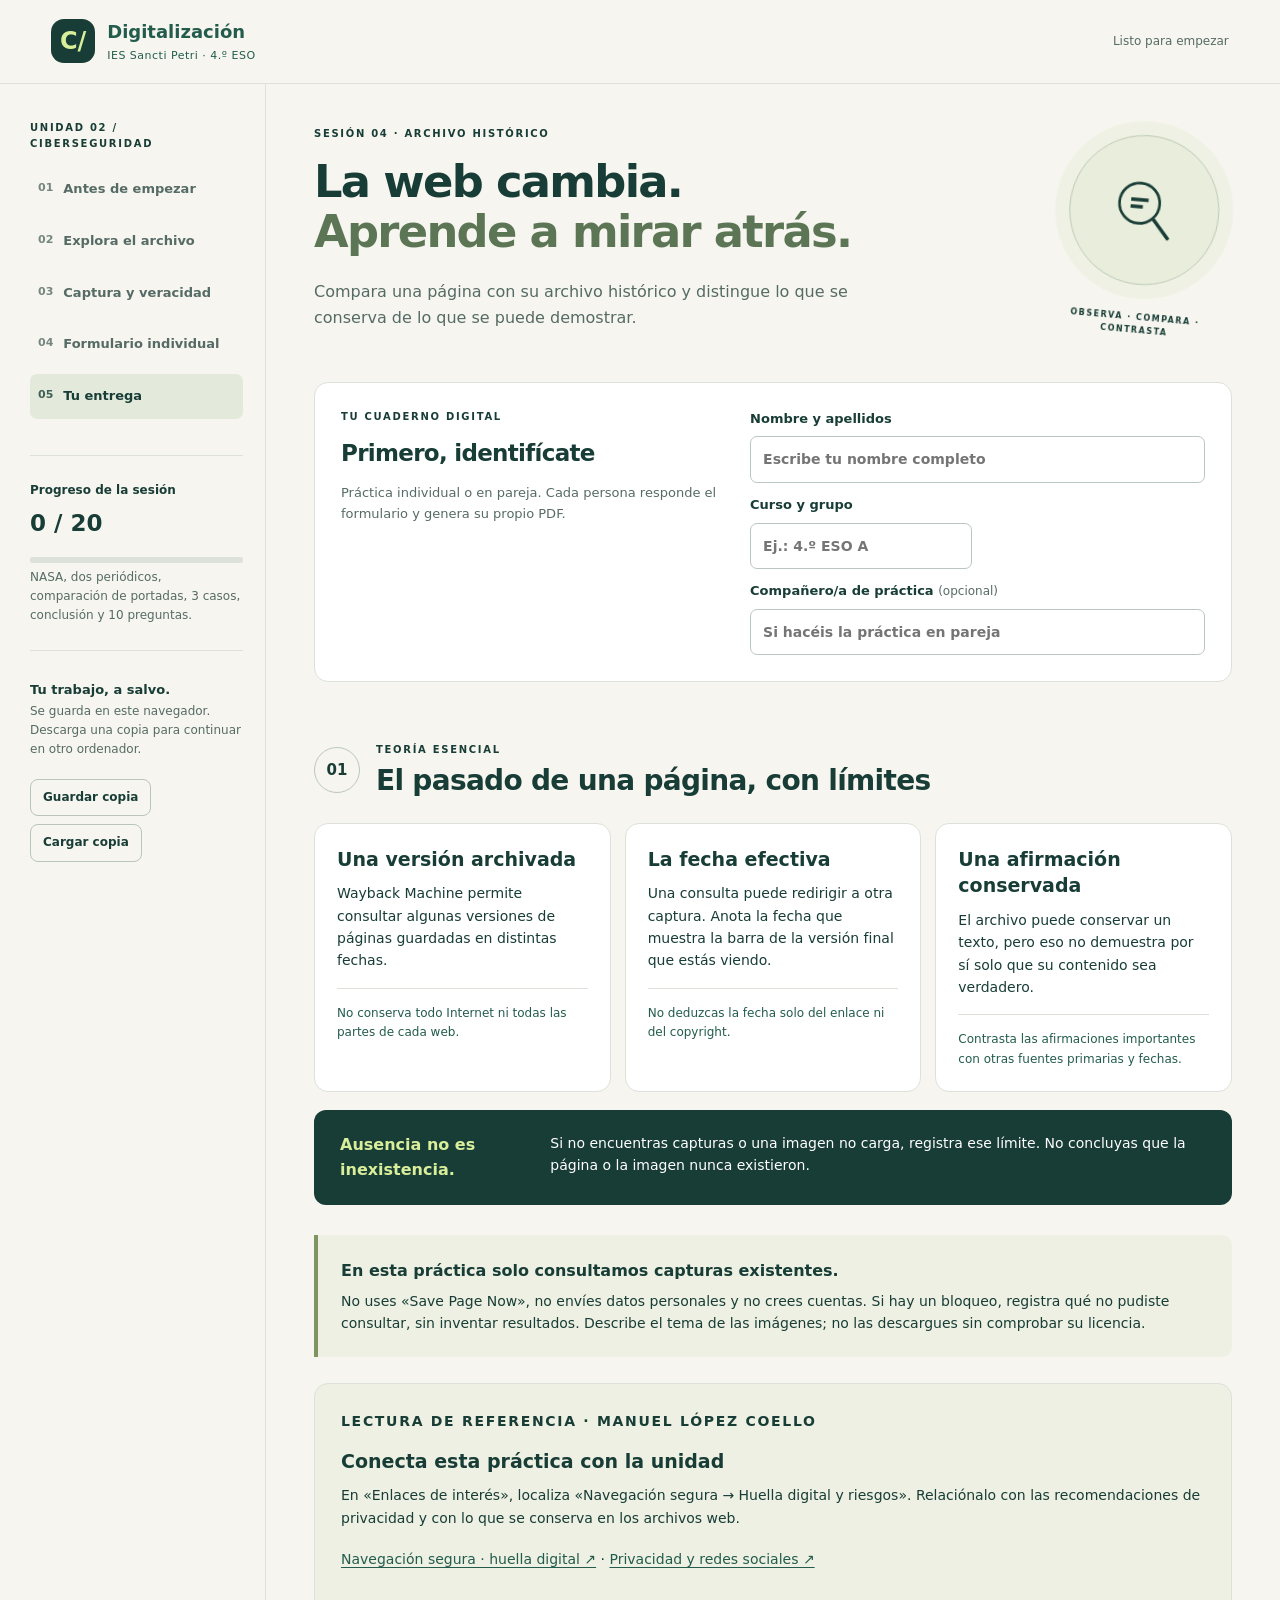
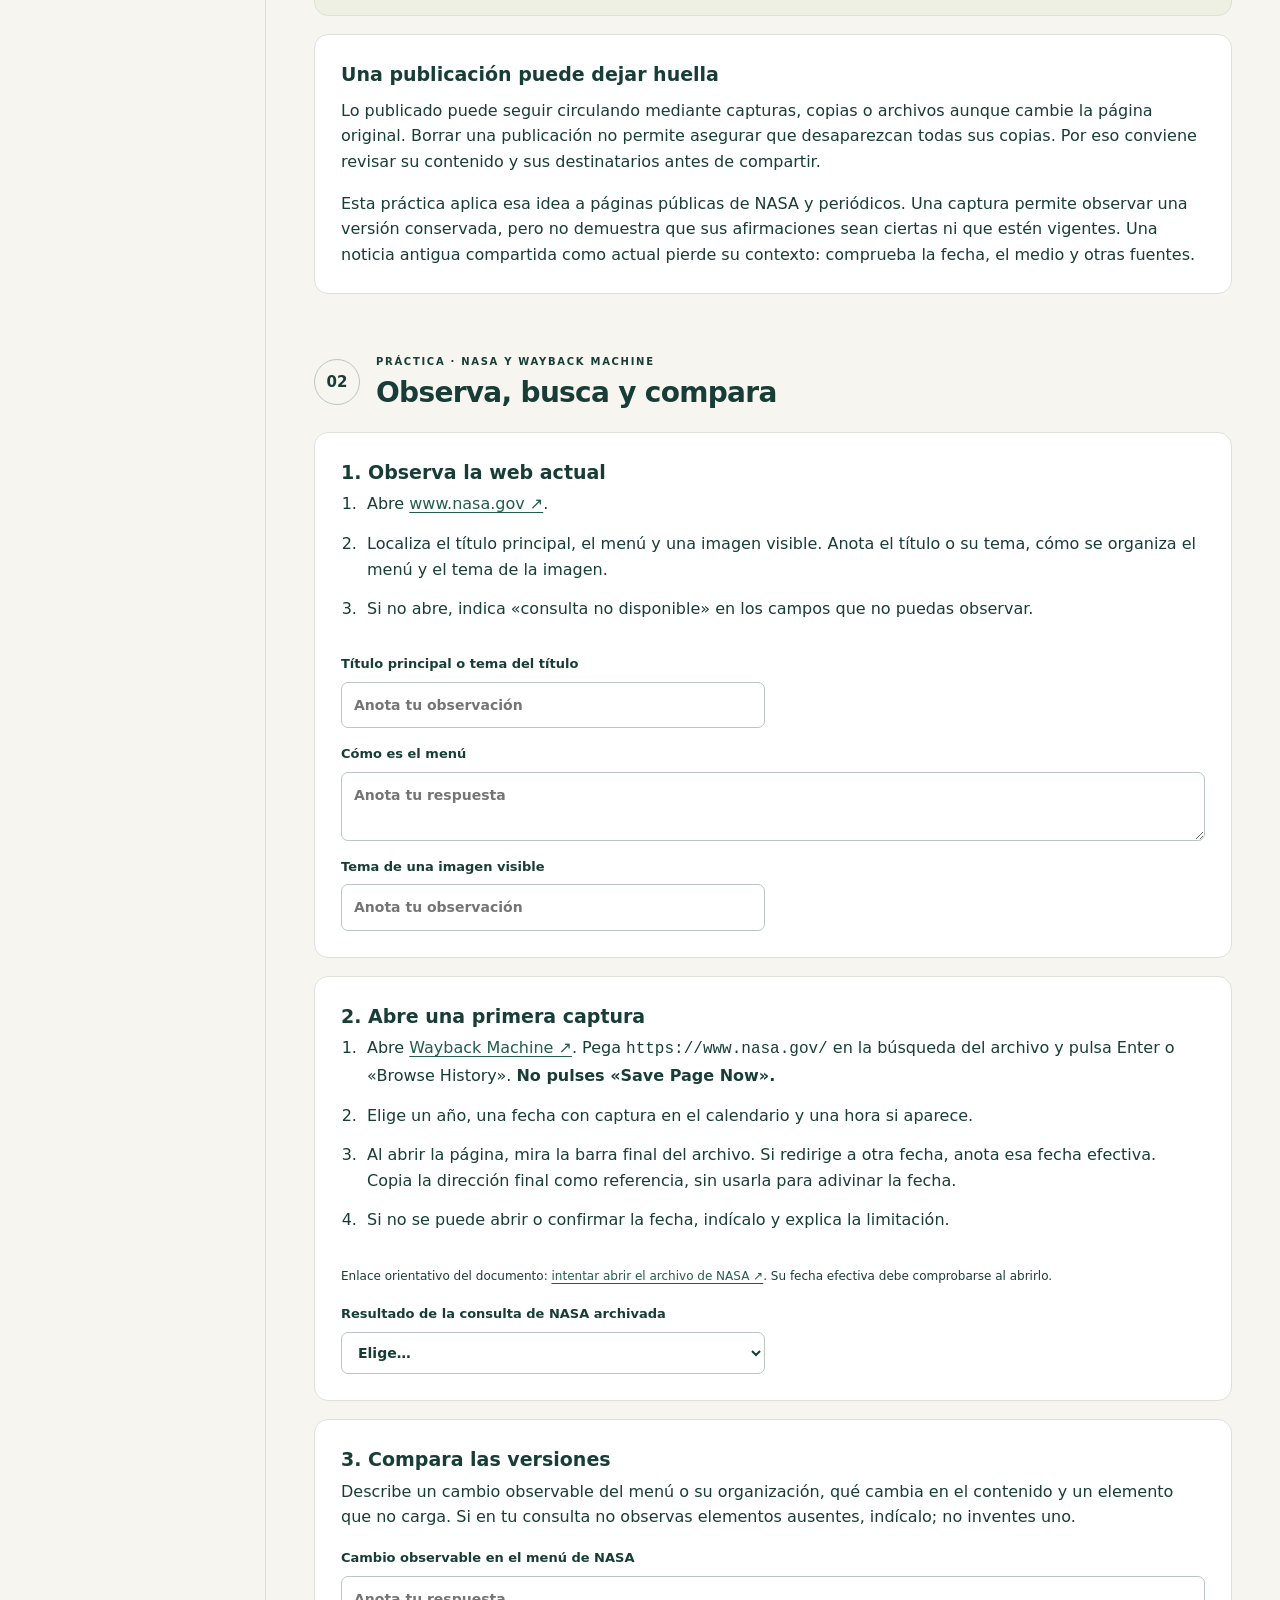
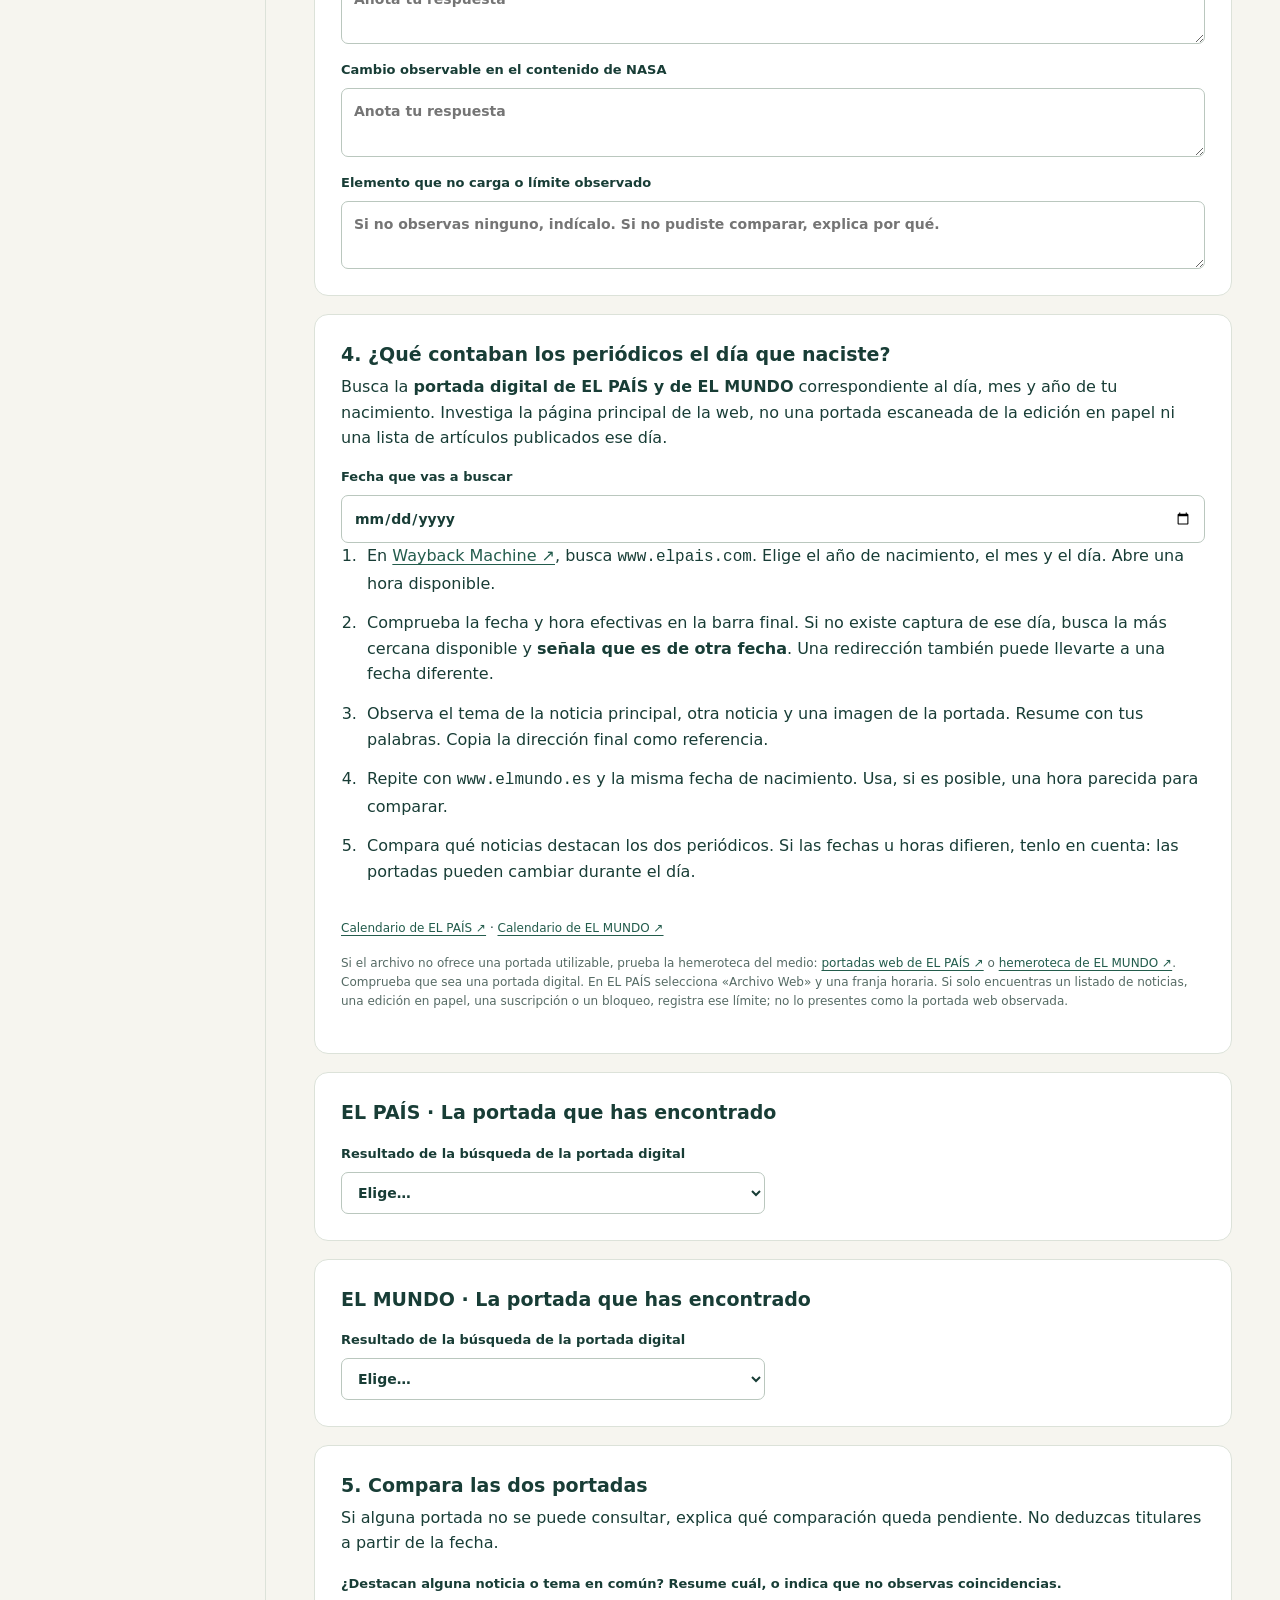
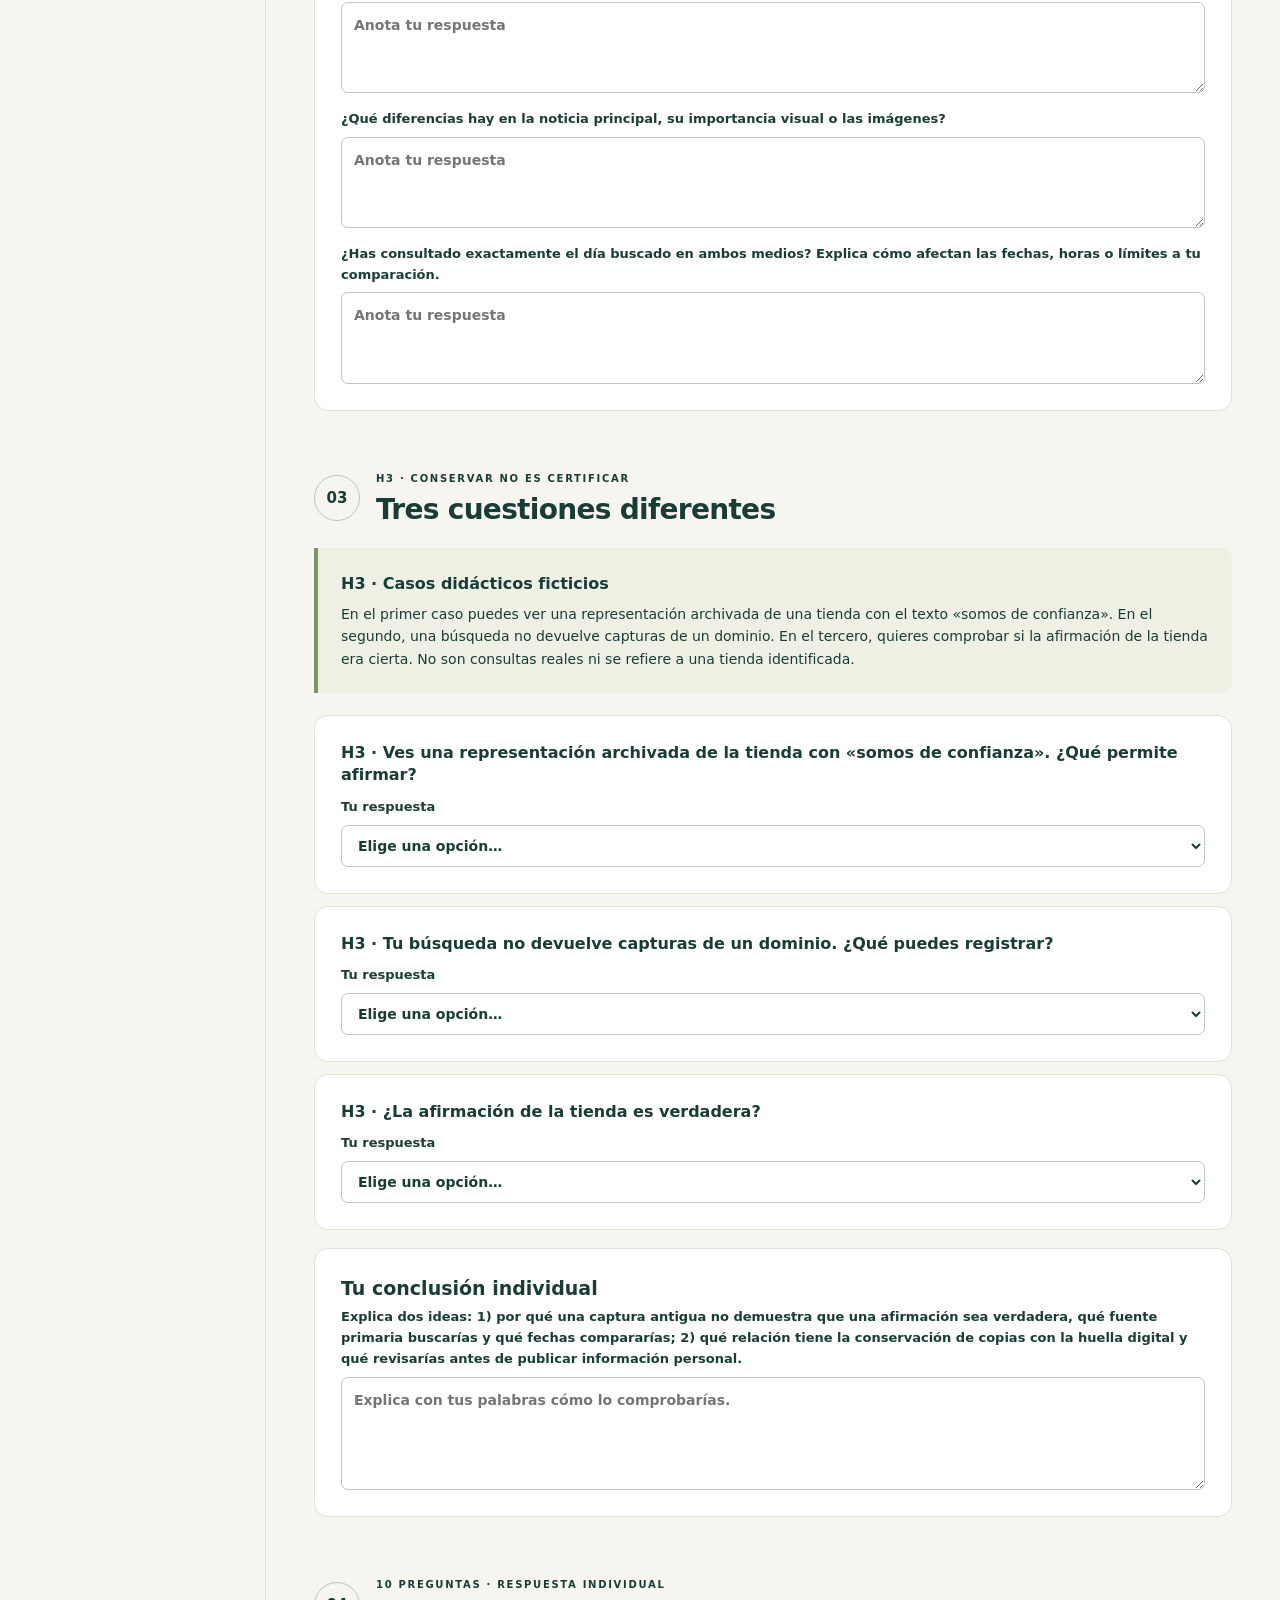
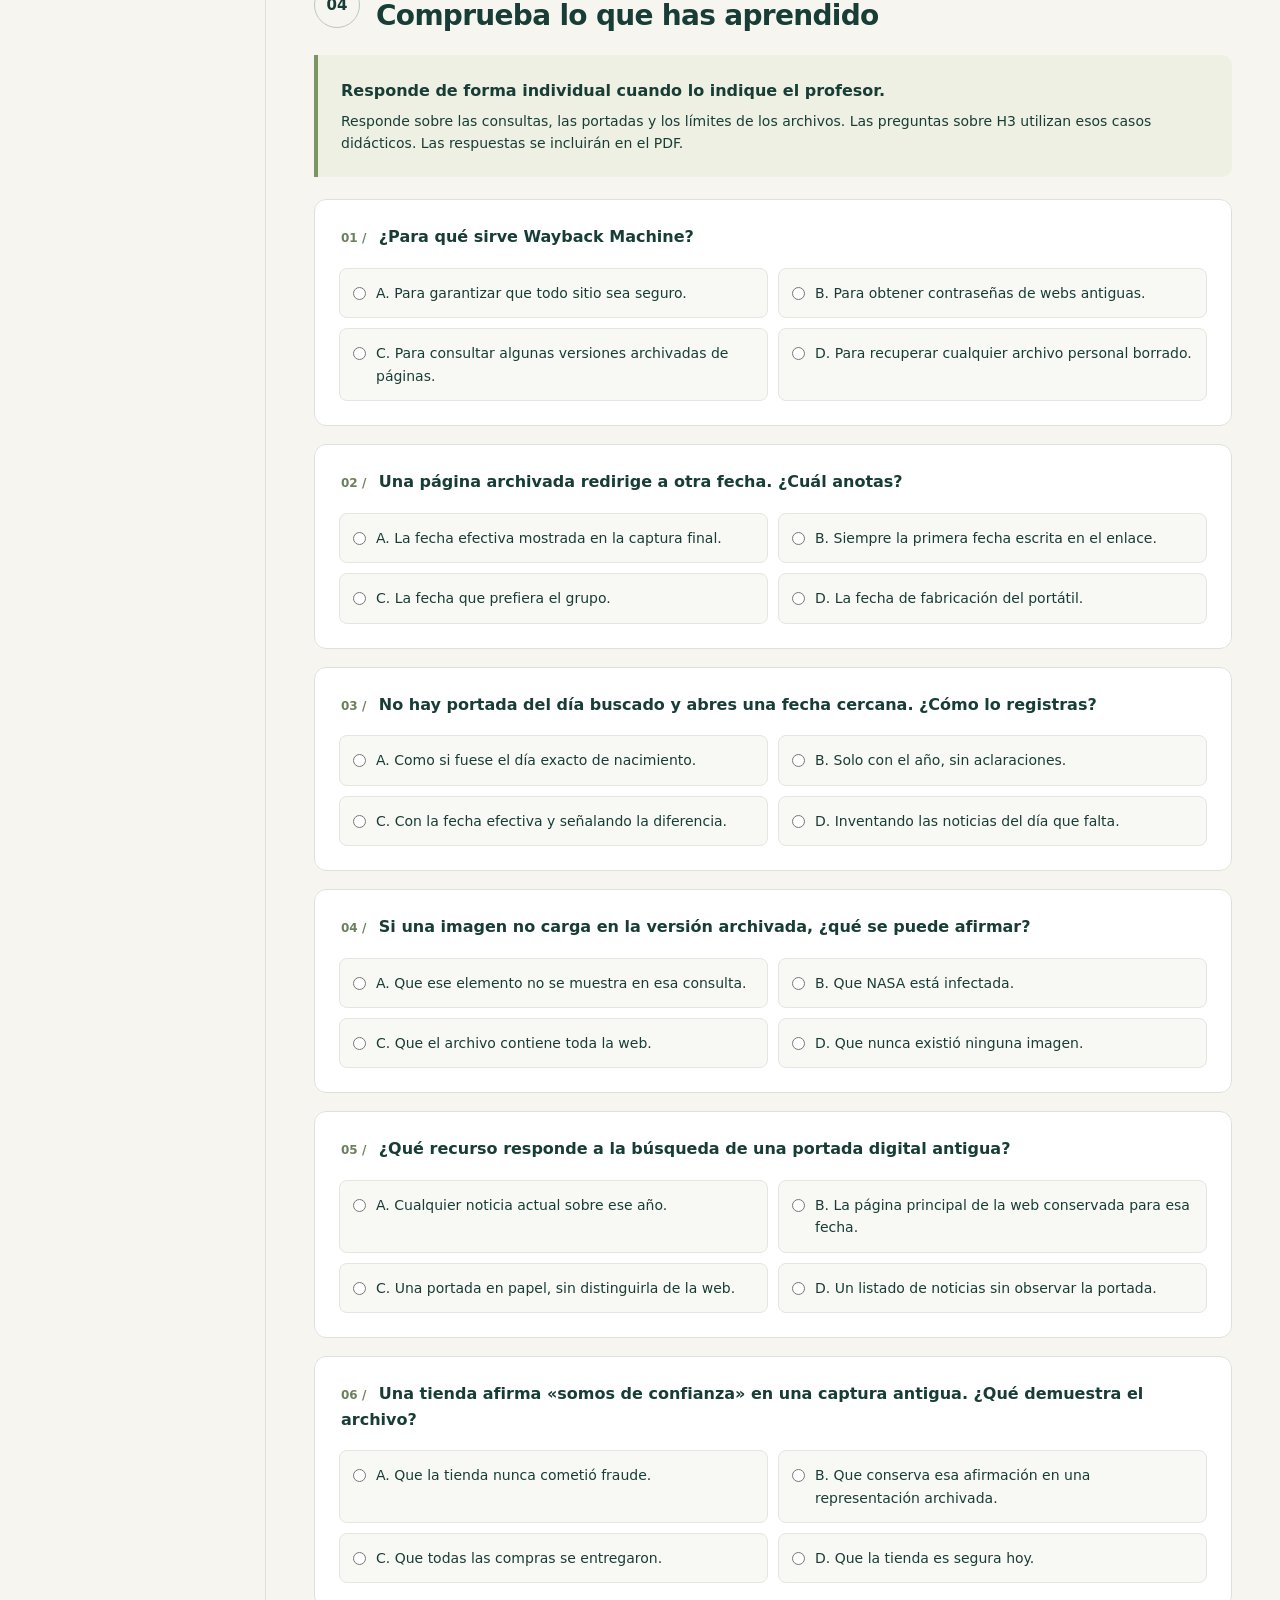
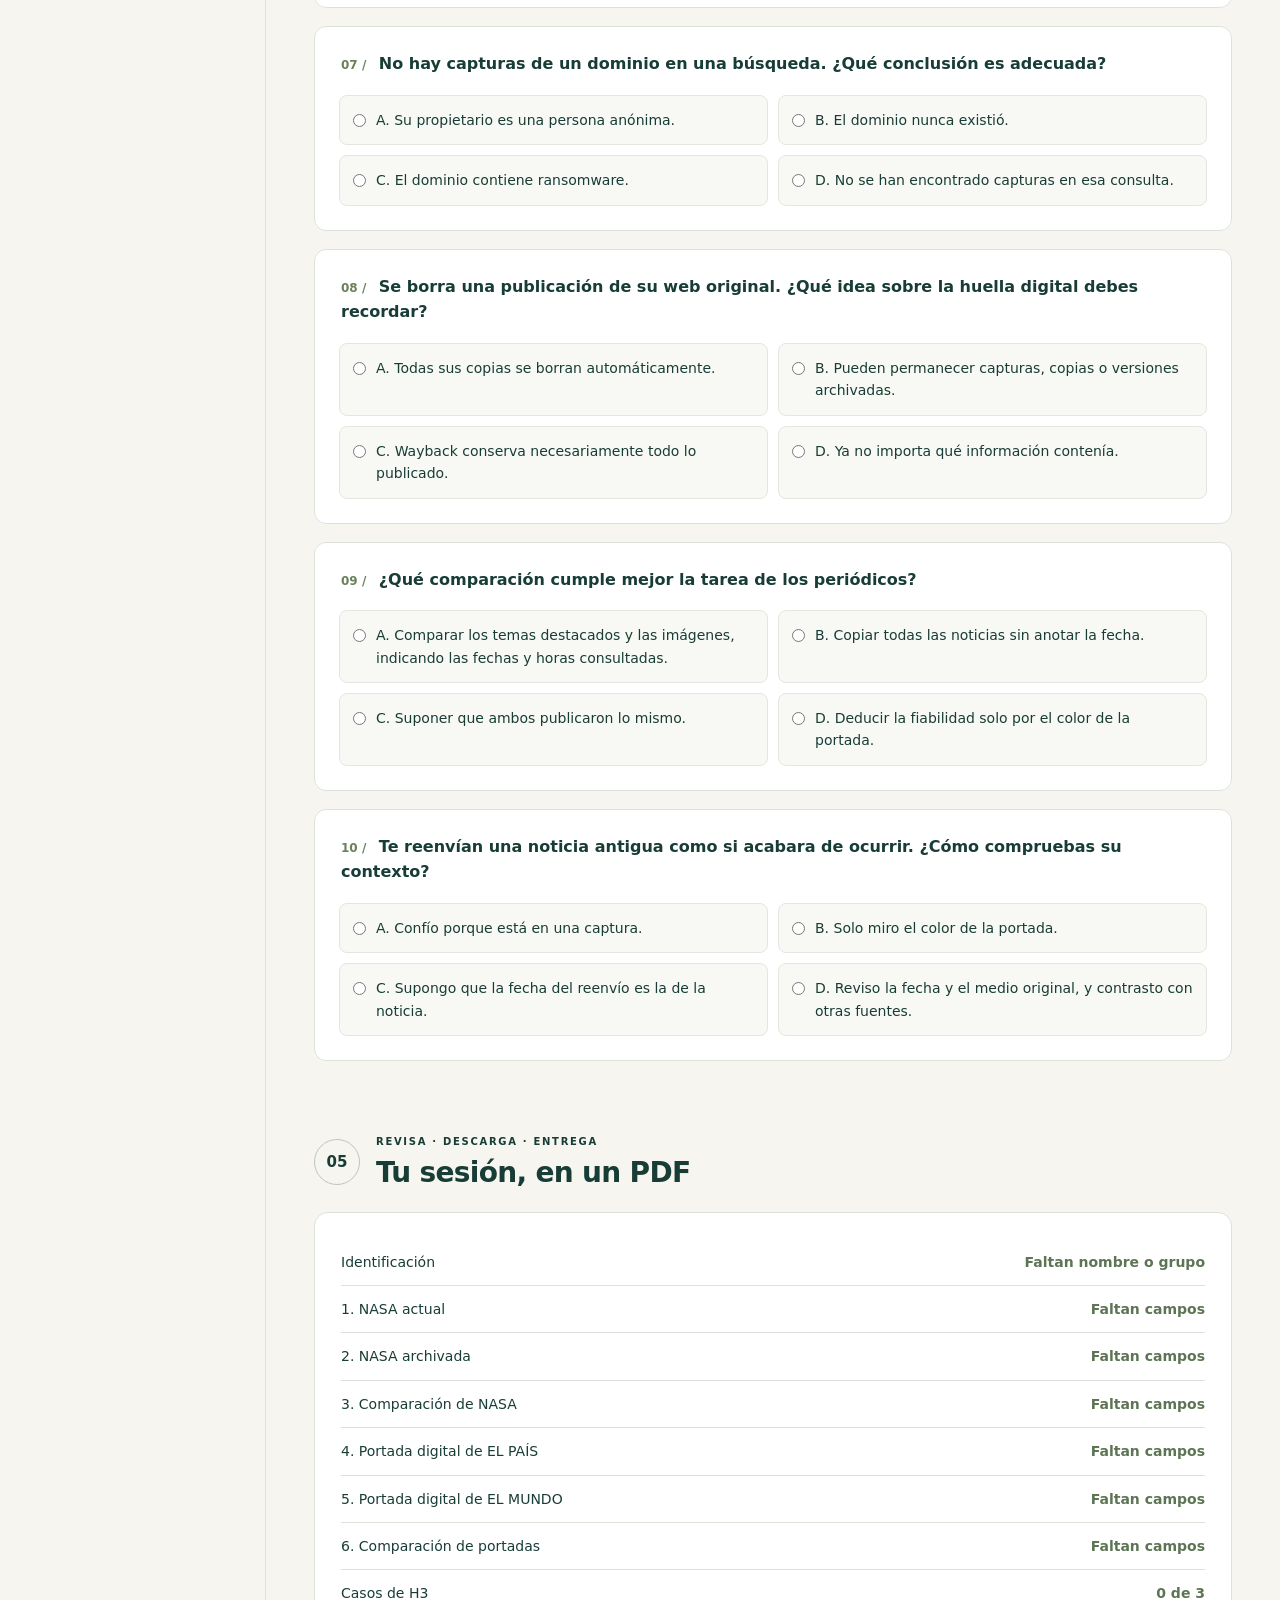
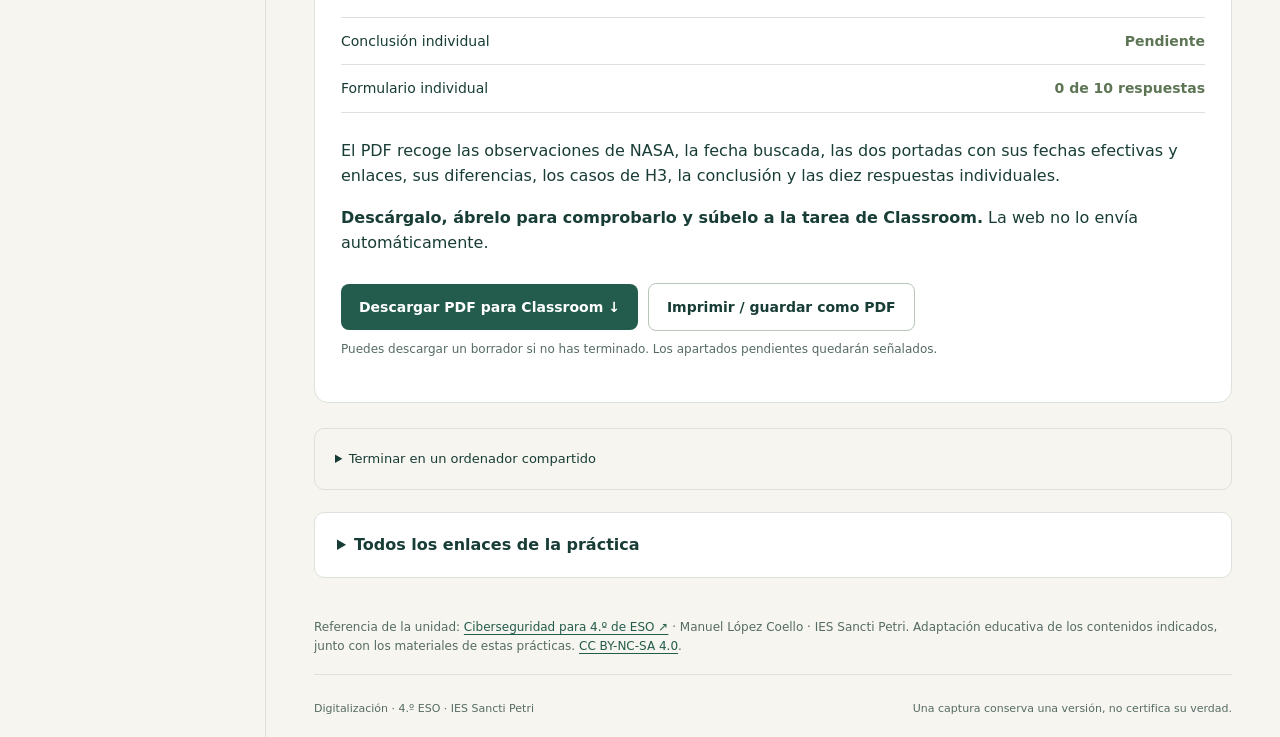
<file: tema2/historico/index.html>
<!doctype html>
<html lang="es"><head><meta charset="utf-8"><meta name="viewport" content="width=device-width,initial-scale=1"><meta name="theme-color" content="#143f38"><title>Archivo histórico · Digitalización</title><link rel="stylesheet" href="style.css"><script src="vendor/jspdf.umd.min.js" defer></script><script src="data.js" defer></script><script src="app.js" defer></script></head><body>
<a class="skip" href="#main">Saltar al contenido</a>
<header class="top"><a class="brand" href="#main"><span class="mark" aria-hidden="true">C/</span><span>Digitalización<small>IES Sancti Petri · 4.º ESO</small></span></a><span class="save-state" id="saveState" role="status">Listo para empezar</span></header>
<div class="layout"><aside class="sidebar"><p class="eyebrow">UNIDAD 02 / CIBERSEGURIDAD</p><nav aria-label="Apartados"><a href="#teoria" class="active" aria-current="page"><span>01</span> Antes de empezar</a><a href="#consulta"><span>02</span> Explora el archivo</a><a href="#evidencia"><span>03</span> Captura y veracidad</a><a href="#formulario"><span>04</span> Formulario individual</a><a href="#entrega"><span>05</span> Tu entrega</a></nav><div class="side-progress"><label for="progress">Progreso de la sesión <b id="progressText">0 / 20</b></label><progress id="progress" max="20" value="0"></progress><p>NASA, dos periódicos, comparación de portadas, 3 casos, conclusión y 10 preguntas.</p></div><div class="side-note"><b>Tu trabajo, a salvo.</b><p>Se guarda en este navegador. Descarga una copia para continuar en otro ordenador.</p><button class="secondary small" id="backup">Guardar copia</button><button class="secondary small" id="loadBackup">Cargar copia</button><input type="file" id="restore" accept=".json,application/json" hidden></div></aside>
<main id="main"><div class="hero"><div><p class="eyebrow">SESIÓN 04 · ARCHIVO HISTÓRICO</p><h1>La web cambia.<br><em>Aprende a mirar atrás.</em></h1><p>Compara una página con su archivo histórico y distingue lo que se conserva de lo que se puede demostrar.</p></div><div class="hero-graphic" aria-hidden="true"><div class="ring"><svg viewBox="0 0 80 90"><circle cx="34" cy="37" r="23" fill="none" stroke="currentColor" stroke-width="3"/><path d="m51 54 19 22M24 33h20M24 41h14" fill="none" stroke="currentColor" stroke-width="4"/></svg></div><span>OBSERVA · COMPARA · CONTRASTA</span></div></div>
<section class="identity card" aria-labelledby="identityTitle"><div><p class="eyebrow">TU CUADERNO DIGITAL</p><h2 id="identityTitle">Primero, identifícate</h2><p>Práctica individual o en pareja. Cada persona responde el formulario y genera su propio PDF.</p></div><div class="identity-fields"><label>Nombre y apellidos<input id="student" data-field="student" autocomplete="name" maxlength="160" placeholder="Escribe tu nombre completo"></label><label>Curso y grupo<input id="classroom" data-field="classroom" maxlength="60" placeholder="Ej.: 4.º ESO A"></label><label>Compañero/a de práctica <span class="optional">(opcional)</span><input data-field="partner" maxlength="160" placeholder="Si hacéis la práctica en pareja"></label></div></section>
<section id="teoria" class="panel"><div class="section-head"><span class="section-number">01</span><div><p class="eyebrow">TEORÍA ESENCIAL</p><h2>El pasado de una página, con límites</h2></div></div>
<div class="concepts"><article class="card"><h3>Una versión archivada</h3><p>Wayback Machine permite consultar algunas versiones de páginas guardadas en distintas fechas.</p><p class="prompt">No conserva todo Internet ni todas las partes de cada web.</p></article><article class="card"><h3>La fecha efectiva</h3><p>Una consulta puede redirigir a otra captura. Anota la fecha que muestra la barra de la versión final que estás viendo.</p><p class="prompt">No deduzcas la fecha solo del enlace ni del copyright.</p></article><article class="card"><h3>Una afirmación conservada</h3><p>El archivo puede conservar un texto, pero eso no demuestra por sí solo que su contenido sea verdadero.</p><p class="prompt">Contrasta las afirmaciones importantes con otras fuentes primarias y fechas.</p></article></div>
<div class="risk-strip"><b>Ausencia no es inexistencia.</b><p>Si no encuentras capturas o una imagen no carga, registra ese límite. No concluyas que la página o la imagen nunca existieron.</p></div>
<div class="notice"><b>En esta práctica solo consultamos capturas existentes.</b><p>No uses «Save Page Now», no envíes datos personales y no crees cuentas. Si hay un bloqueo, registra qué no pudiste consultar, sin inventar resultados. Describe el tema de las imágenes; no las descargues sin comprobar su licencia.</p></div><aside class="card reference-card" aria-label="Web de referencia de la asignatura"><p class="eyebrow">LECTURA DE REFERENCIA · MANUEL LÓPEZ COELLO</p><h3>Conecta esta práctica con la unidad</h3><p>En «Enlaces de interés», localiza «Navegación segura → Huella digital y riesgos». Relaciónalo con las recomendaciones de privacidad y con lo que se conserva en los archivos web.</p><p class="reference-links"><a href="https://macoelsanctipetri.github.io/ciberseguridad/#enlaces" target="_blank" rel="noopener noreferrer">Navegación segura · huella digital ↗</a> · <a href="https://macoelsanctipetri.github.io/ciberseguridad/#protegernos" target="_blank" rel="noopener noreferrer">Privacidad y redes sociales ↗</a></p></aside><article class="card reference-lesson"><h3>Una publicación puede dejar huella</h3><p>Lo publicado puede seguir circulando mediante capturas, copias o archivos aunque cambie la página original. Borrar una publicación no permite asegurar que desaparezcan todas sus copias. Por eso conviene revisar su contenido y sus destinatarios antes de compartir.</p><p>Esta práctica aplica esa idea a páginas públicas de NASA y periódicos. Una captura permite observar una versión conservada, pero no demuestra que sus afirmaciones sean ciertas ni que estén vigentes. Una noticia antigua compartida como actual pierde su contexto: comprueba la fecha, el medio y otras fuentes.</p></article></section>
<section id="consulta" class="panel"><div class="section-head"><span class="section-number">02</span><div><p class="eyebrow">PRÁCTICA · NASA Y WAYBACK MACHINE</p><h2>Observa, busca y compara</h2></div></div>
<article class="card record"><h3>1. Observa la web actual</h3><ol class="steps"><li>Abre <a href="https://www.nasa.gov/" target="_blank" rel="noopener noreferrer">www.nasa.gov ↗</a>.</li><li>Localiza el título principal, el menú y una imagen visible. Anota el título o su tema, cómo se organiza el menú y el tema de la imagen.</li><li>Si no abre, indica «consulta no disponible» en los campos que no puedas observar.</li></ol><div id="currentform" class="form-grid"></div></article>
<article class="card record"><h3>2. Abre una primera captura</h3><ol class="steps"><li>Abre <a href="https://web.archive.org/" target="_blank" rel="noopener noreferrer">Wayback Machine ↗</a>. Pega <code>https://www.nasa.gov/</code> en la búsqueda del archivo y pulsa Enter o «Browse History». <strong>No pulses «Save Page Now».</strong></li><li>Elige un año, una fecha con captura en el calendario y una hora si aparece.</li><li>Al abrir la página, mira la barra final del archivo. Si redirige a otra fecha, anota esa fecha efectiva. Copia la dirección final como referencia, sin usarla para adivinar la fecha.</li><li>Si no se puede abrir o confirmar la fecha, indícalo y explica la limitación.</li></ol><p class="resource-line">Enlace orientativo del documento: <a href="https://web.archive.org/web/19961231235847/https://www.nasa.gov/" target="_blank" rel="noopener noreferrer">intentar abrir el archivo de NASA ↗</a>. Su fecha efectiva debe comprobarse al abrirlo.</p><div id="firstform" class="form-grid"></div></article>
<article class="card record"><h3>3. Compara las versiones</h3><p>Describe un cambio observable del menú o su organización, qué cambia en el contenido y un elemento que no carga. Si en tu consulta no observas elementos ausentes, indícalo; no inventes uno.</p><div id="compareform" class="form-grid"></div></article>
<article class="card record"><h3>4. ¿Qué contaban los periódicos el día que naciste?</h3><p>Busca la <strong>portada digital de EL PAÍS y de EL MUNDO</strong> correspondiente al día, mes y año de tu nacimiento. Investiga la página principal de la web, no una portada escaneada de la edición en papel ni una lista de artículos publicados ese día.</p><label>Fecha que vas a buscar<input type="date" data-field="targetdate" aria-label="Fecha que vas a buscar"></label><ol class="steps"><li>En <a href="https://web.archive.org/" target="_blank" rel="noopener noreferrer">Wayback Machine ↗</a>, busca <code>www.elpais.com</code>. Elige el año de nacimiento, el mes y el día. Abre una hora disponible.</li><li>Comprueba la fecha y hora efectivas en la barra final. Si no existe captura de ese día, busca la más cercana disponible y <strong>señala que es de otra fecha</strong>. Una redirección también puede llevarte a una fecha diferente.</li><li>Observa el tema de la noticia principal, otra noticia y una imagen de la portada. Resume con tus palabras. Copia la dirección final como referencia.</li><li>Repite con <code>www.elmundo.es</code> y la misma fecha de nacimiento. Usa, si es posible, una hora parecida para comparar.</li><li>Compara qué noticias destacan los dos periódicos. Si las fechas u horas difieren, tenlo en cuenta: las portadas pueden cambiar durante el día.</li></ol><p class="resource-line"><a href="https://web.archive.org/web/*/http://www.elpais.com/" target="_blank" rel="noopener noreferrer">Calendario de EL PAÍS ↗</a> · <a href="https://web.archive.org/web/*/http://www.elmundo.es/" target="_blank" rel="noopener noreferrer">Calendario de EL MUNDO ↗</a></p><p class="hint">Si el archivo no ofrece una portada utilizable, prueba la hemeroteca del medio: <a href="https://elpais.com/hemeroteca/portadas-web/" target="_blank" rel="noopener noreferrer">portadas web de EL PAÍS ↗</a> o <a href="https://www.elmundo.es/elmundo/hemeroteca/" target="_blank" rel="noopener noreferrer">hemeroteca de EL MUNDO ↗</a>. Comprueba que sea una portada digital. En EL PAÍS selecciona «Archivo Web» y una franja horaria. Si solo encuentras un listado de noticias, una edición en papel, una suscripción o un bloqueo, registra ese límite; no lo presentes como la portada web observada.</p></article>
<article class="card record"><h3>EL PAÍS · La portada que has encontrado</h3><div id="paperAform" class="form-grid"></div></article>
<article class="card record"><h3>EL MUNDO · La portada que has encontrado</h3><div id="paperBform" class="form-grid"></div></article>
<article class="card record"><h3>5. Compara las dos portadas</h3><p>Si alguna portada no se puede consultar, explica qué comparación queda pendiente. No deduzcas titulares a partir de la fecha.</p><div id="pressform" class="form-grid"></div></article></section>
<section id="evidencia" class="panel"><div class="section-head"><span class="section-number">03</span><div><p class="eyebrow">H3 · CONSERVAR NO ES CERTIFICAR</p><h2>Tres cuestiones diferentes</h2></div></div>
<div class="notice"><b>H3 · Casos didácticos ficticios</b><p>En el primer caso puedes ver una representación archivada de una tienda con el texto «somos de confianza». En el segundo, una búsqueda no devuelve capturas de un dominio. En el tercero, quieres comprobar si la afirmación de la tienda era cierta. No son consultas reales ni se refiere a una tienda identificada.</p></div><div id="analysis"></div><article class="card record"><h3>Tu conclusión individual</h3><label>Explica dos ideas: 1) por qué una captura antigua no demuestra que una afirmación sea verdadera, qué fuente primaria buscarías y qué fechas compararías; 2) qué relación tiene la conservación de copias con la huella digital y qué revisarías antes de publicar información personal.<textarea data-field="conclusion" rows="4" maxlength="3000" placeholder="Explica con tus palabras cómo lo comprobarías."></textarea></label></article></section>
<section id="formulario" class="panel"><div class="section-head"><span class="section-number">04</span><div><p class="eyebrow">10 PREGUNTAS · RESPUESTA INDIVIDUAL</p><h2>Comprueba lo que has aprendido</h2></div></div><div class="notice"><b>Responde de forma individual cuando lo indique el profesor.</b><p>Responde sobre las consultas, las portadas y los límites de los archivos. Las preguntas sobre H3 utilizan esos casos didácticos. Las respuestas se incluirán en el PDF.</p></div><div id="quiz"></div></section>
<section id="entrega" class="panel"><div class="section-head"><span class="section-number">05</span><div><p class="eyebrow">REVISA · DESCARGA · ENTREGA</p><h2>Tu sesión, en un PDF</h2></div></div><div class="delivery card"><div id="checklist"></div><p>El PDF recoge las observaciones de NASA, la fecha buscada, las dos portadas con sus fechas efectivas y enlaces, sus diferencias, los casos de H3, la conclusión y las diez respuestas individuales.</p><p><strong>Descárgalo, ábrelo para comprobarlo y súbelo a la tarea de Classroom.</strong> La web no lo envía automáticamente.</p><button class="primary" id="pdf">Descargar PDF para Classroom ↓</button><button class="secondary" id="print">Imprimir / guardar como PDF</button><p class="hint">Puedes descargar un borrador si no has terminado. Los apartados pendientes quedarán señalados.</p><p id="exportStatus" role="status"></p></div><details class="reset-box"><summary>Terminar en un ordenador compartido</summary><p>Comprueba que has descargado y entregado el PDF. Guarda una copia si vas a continuar otro día. Después, borra tus respuestas de este navegador.</p><button class="danger" id="reset">Borrar mis datos y empezar de nuevo</button></details>
<details class="topic resources"><summary>Todos los enlaces de la práctica</summary><div class="topic-content" id="resources"></div></details></section><div class="source-credit"><p>Referencia de la unidad: <a href="https://macoelsanctipetri.github.io/ciberseguridad/#inicio" target="_blank" rel="noopener noreferrer">Ciberseguridad para 4.º de ESO ↗</a> · Manuel López Coello · IES Sancti Petri. Adaptación educativa de los contenidos indicados, junto con los materiales de estas prácticas. <a href="https://creativecommons.org/licenses/by-nc-sa/4.0/" target="_blank" rel="noopener noreferrer">CC BY-NC-SA 4.0</a>.</p></div><footer>Digitalización · 4.º ESO · IES Sancti Petri <span>Una captura conserva una versión, no certifica su verdad.</span></footer></main></div><div id="toast" role="status"></div><div id="printReport"></div><noscript>Activa JavaScript para responder y generar el PDF.</noscript></body></html>
</file>
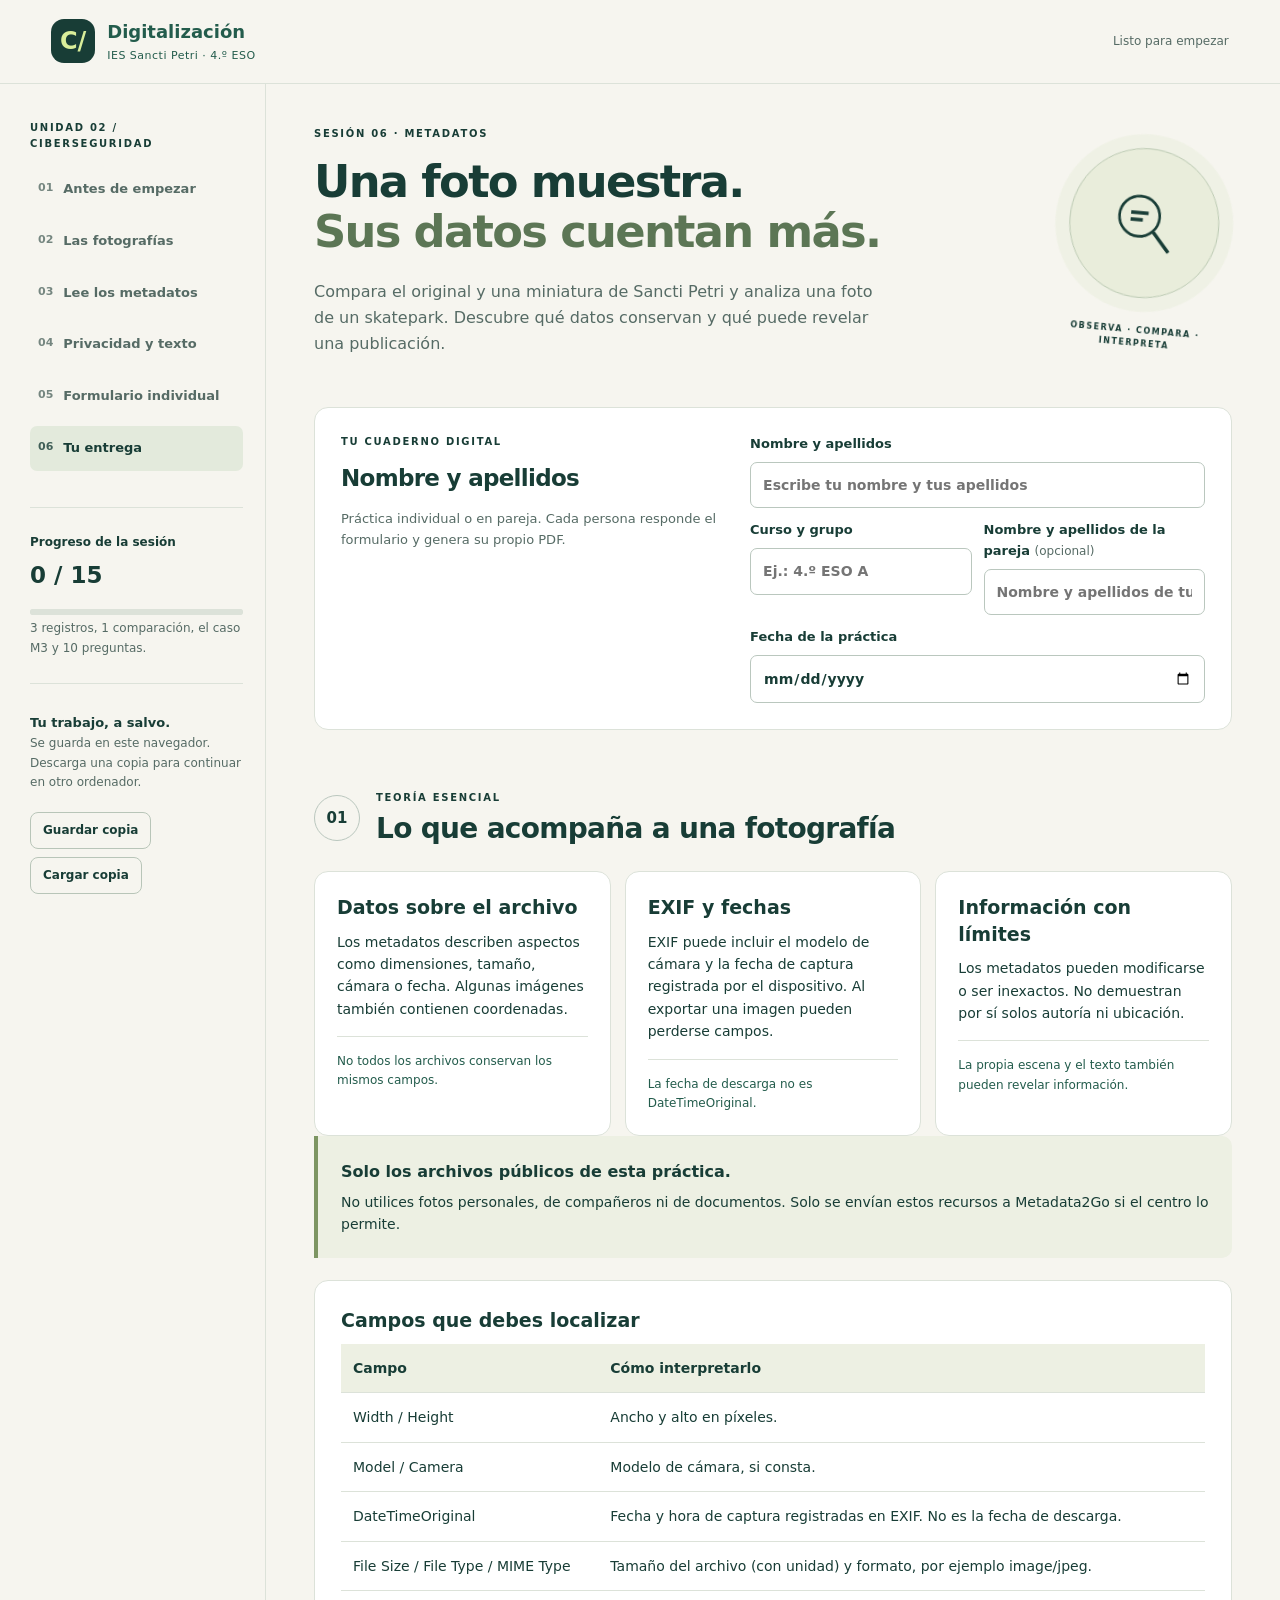
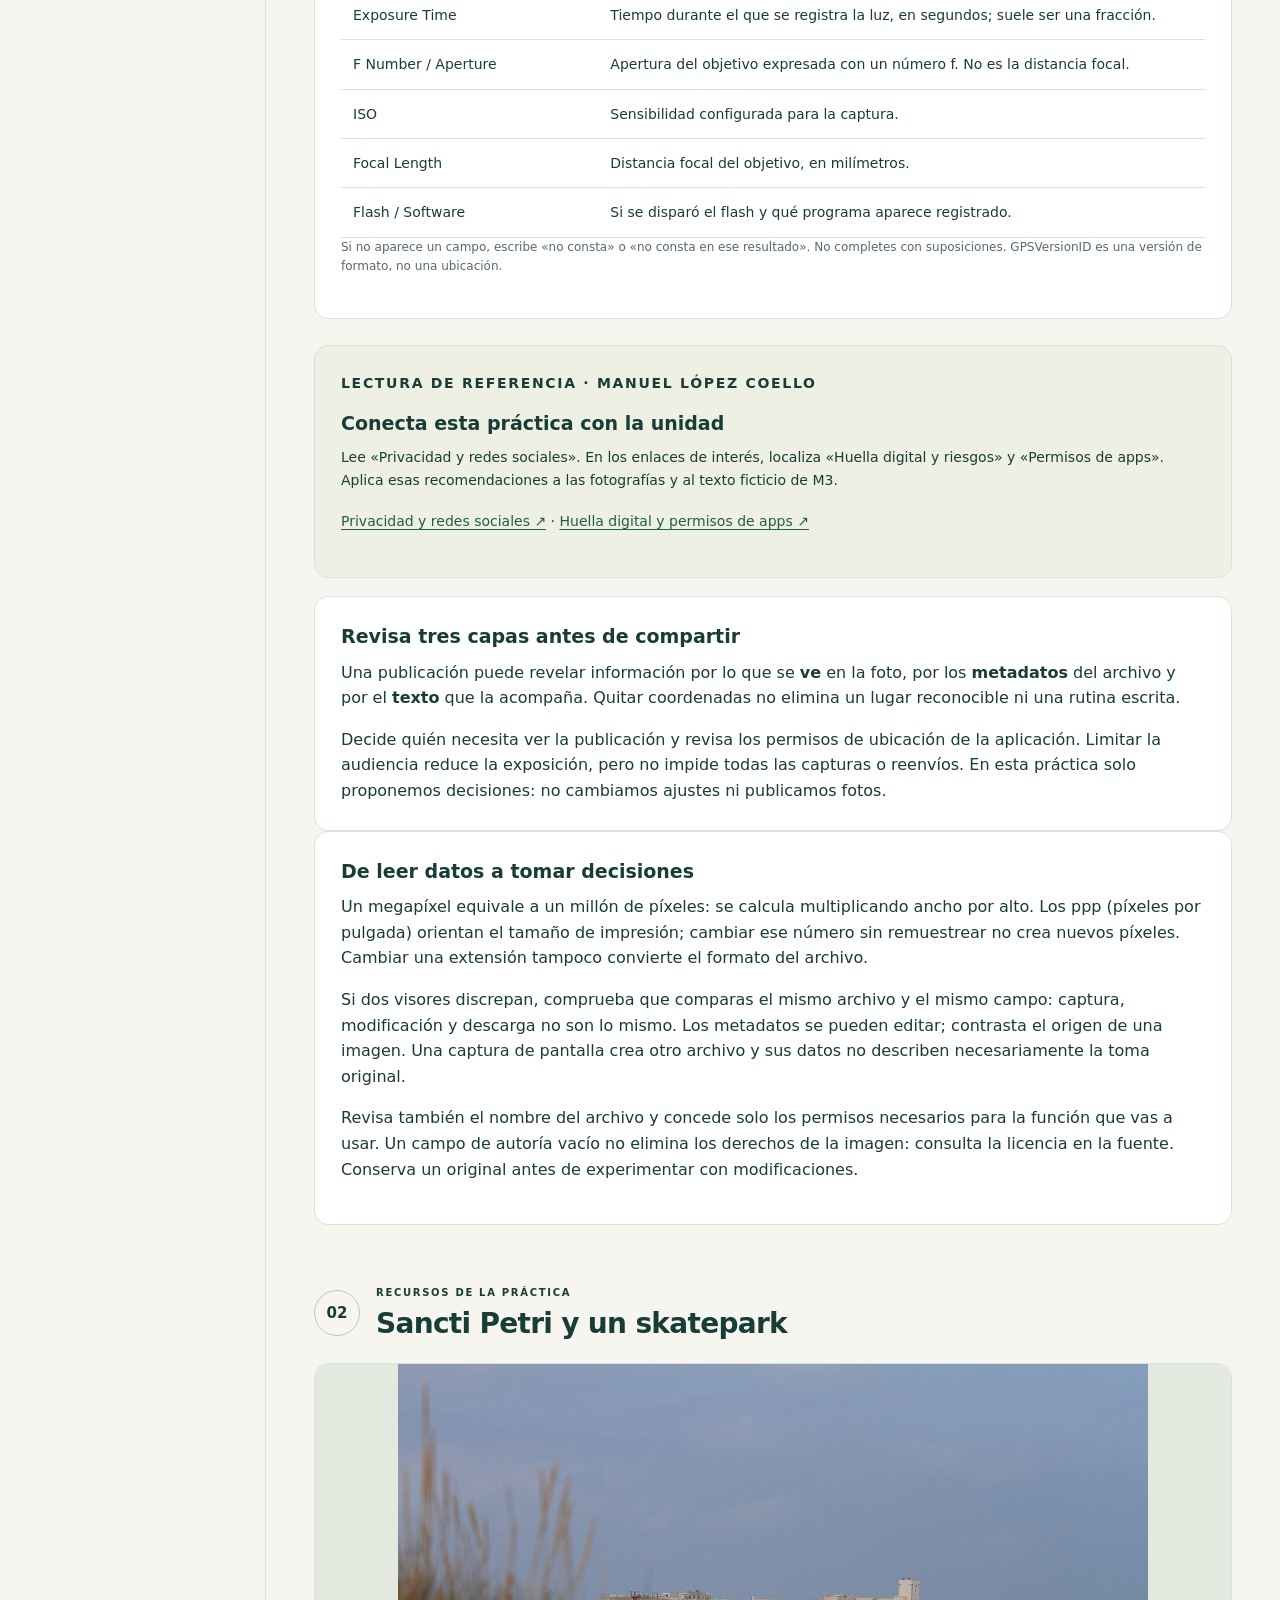
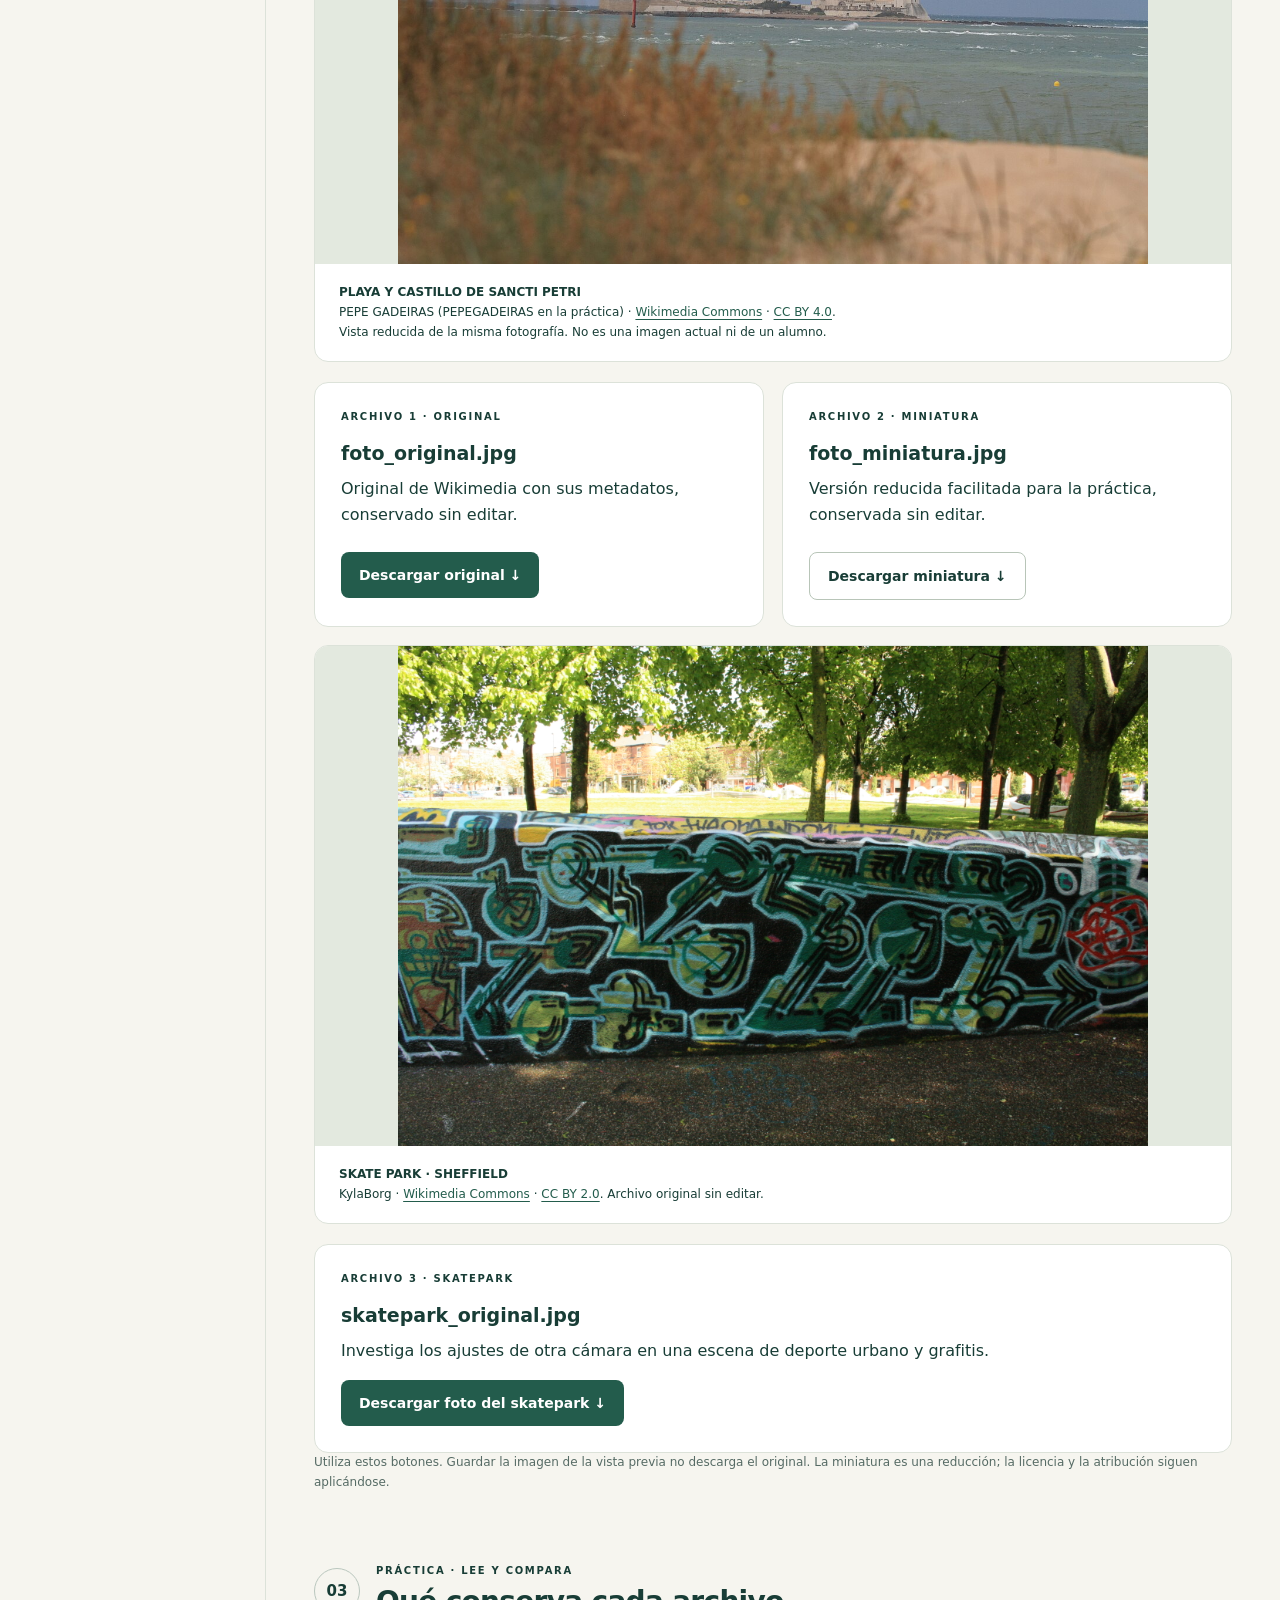
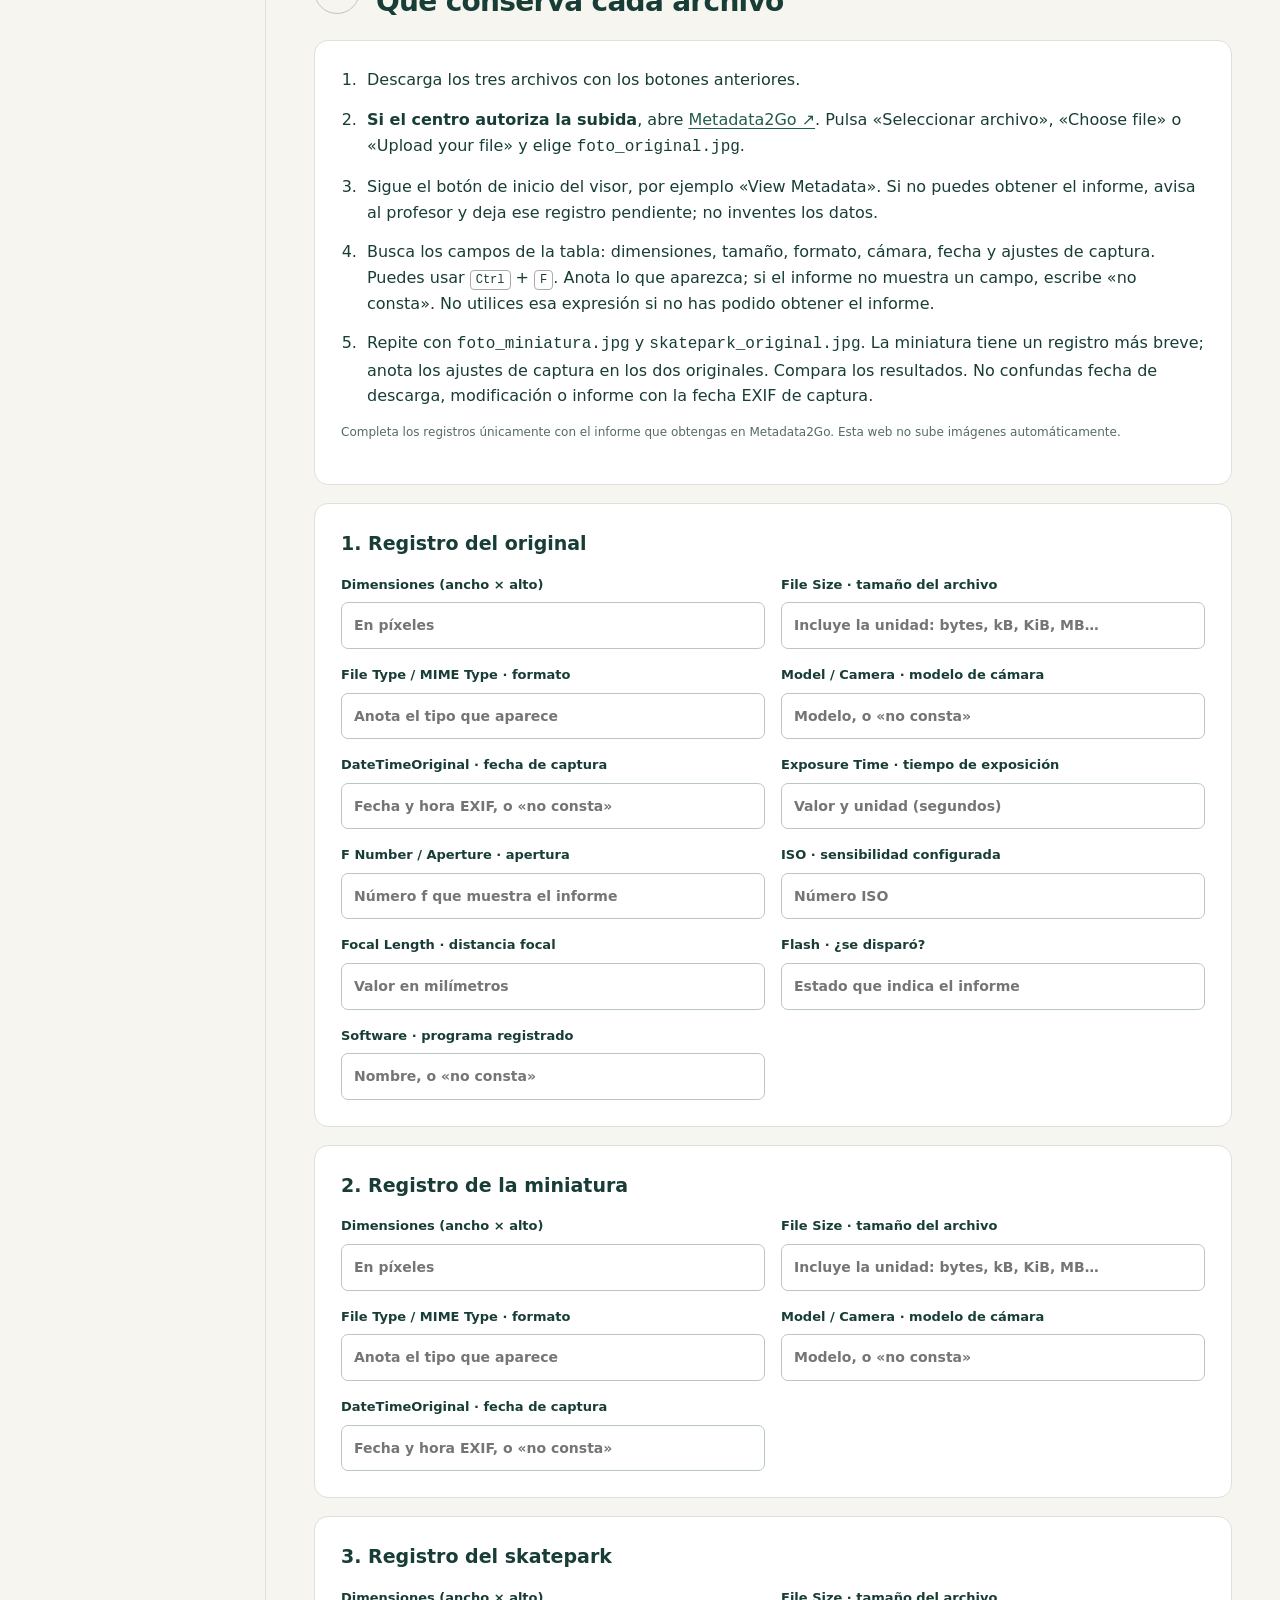
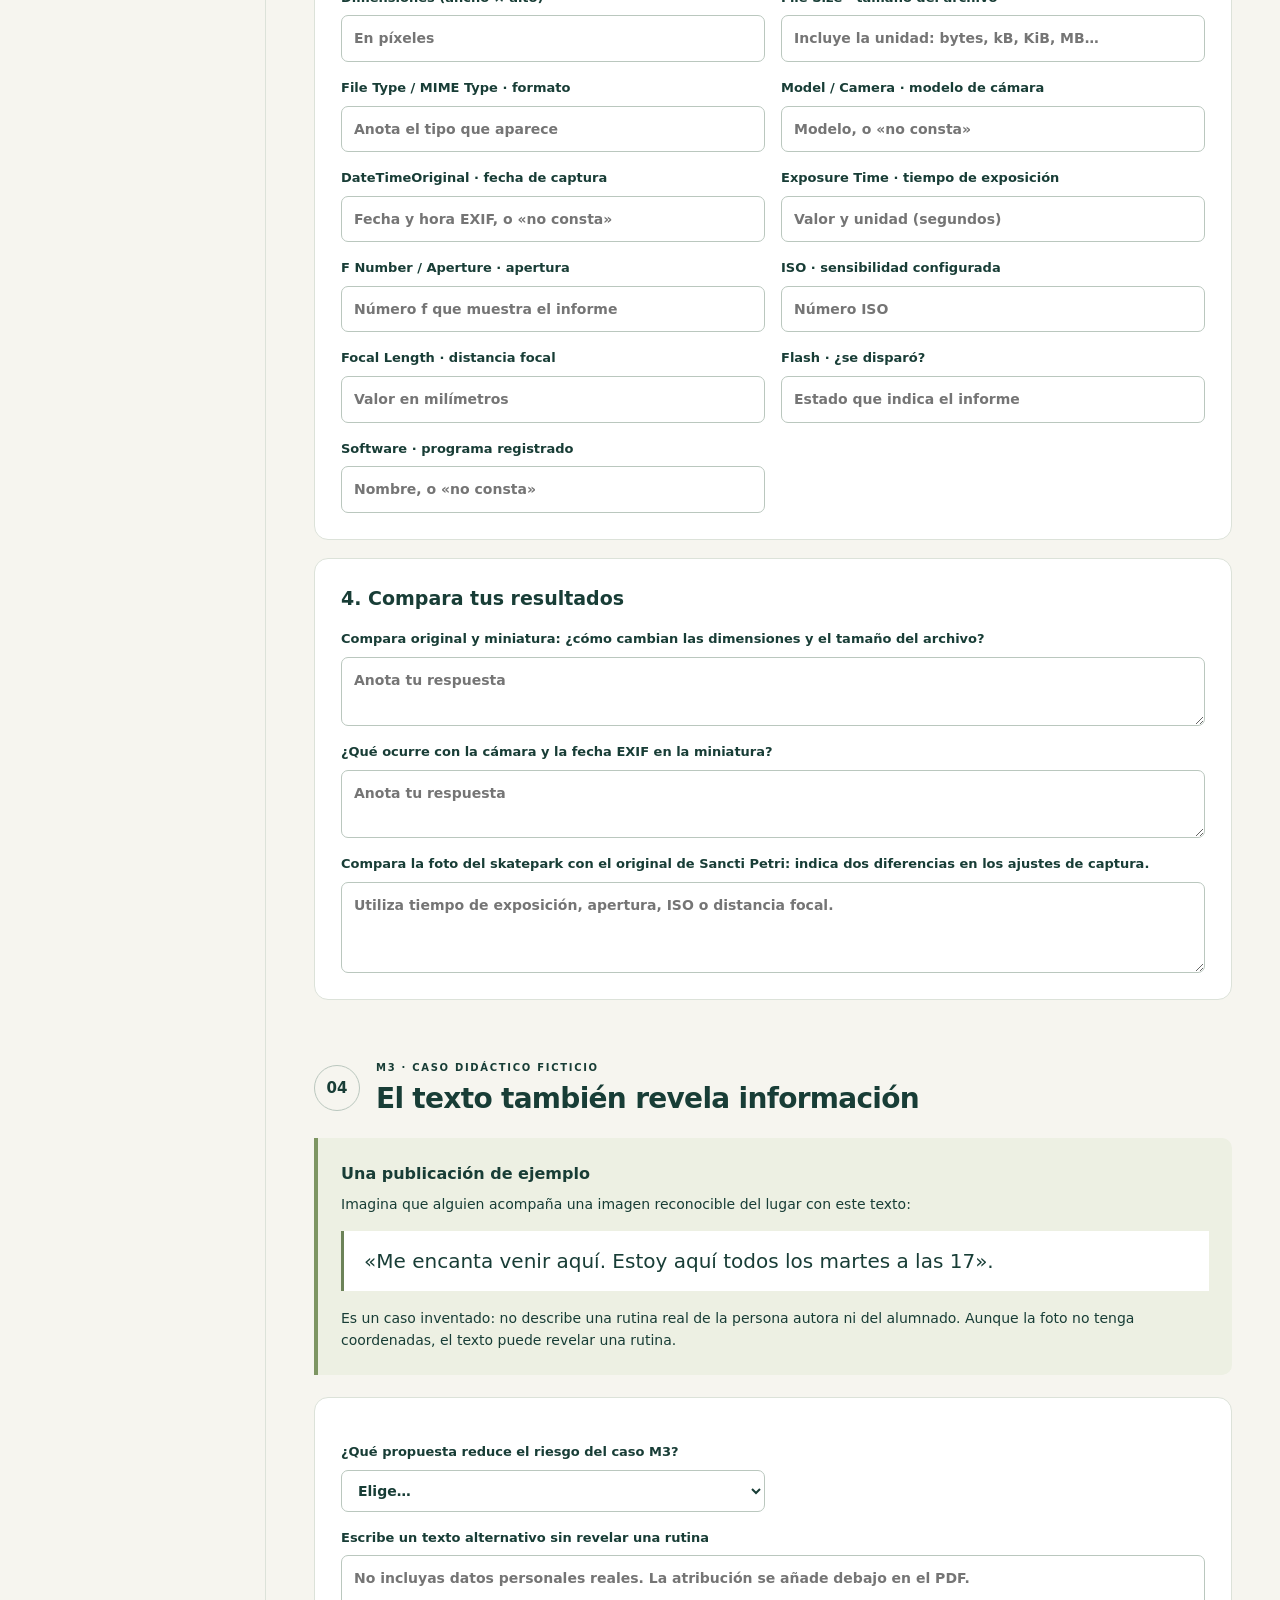
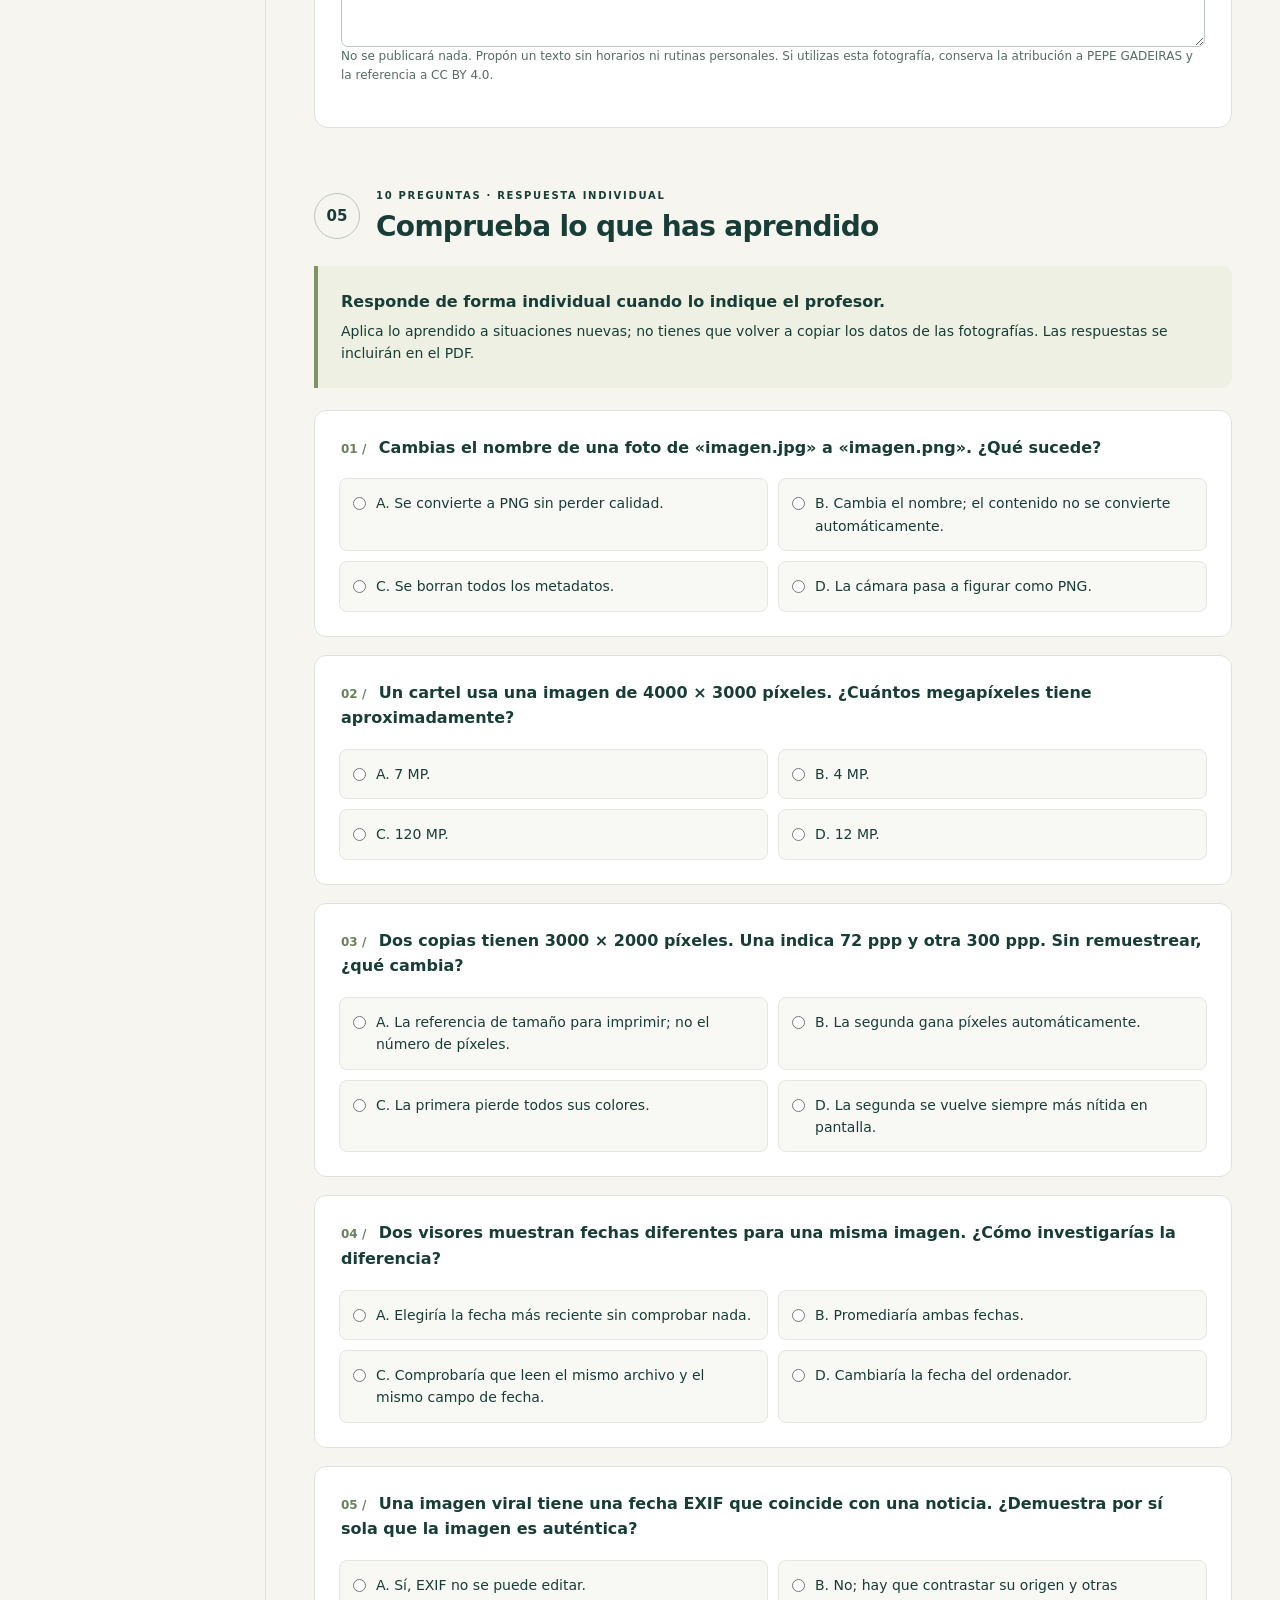
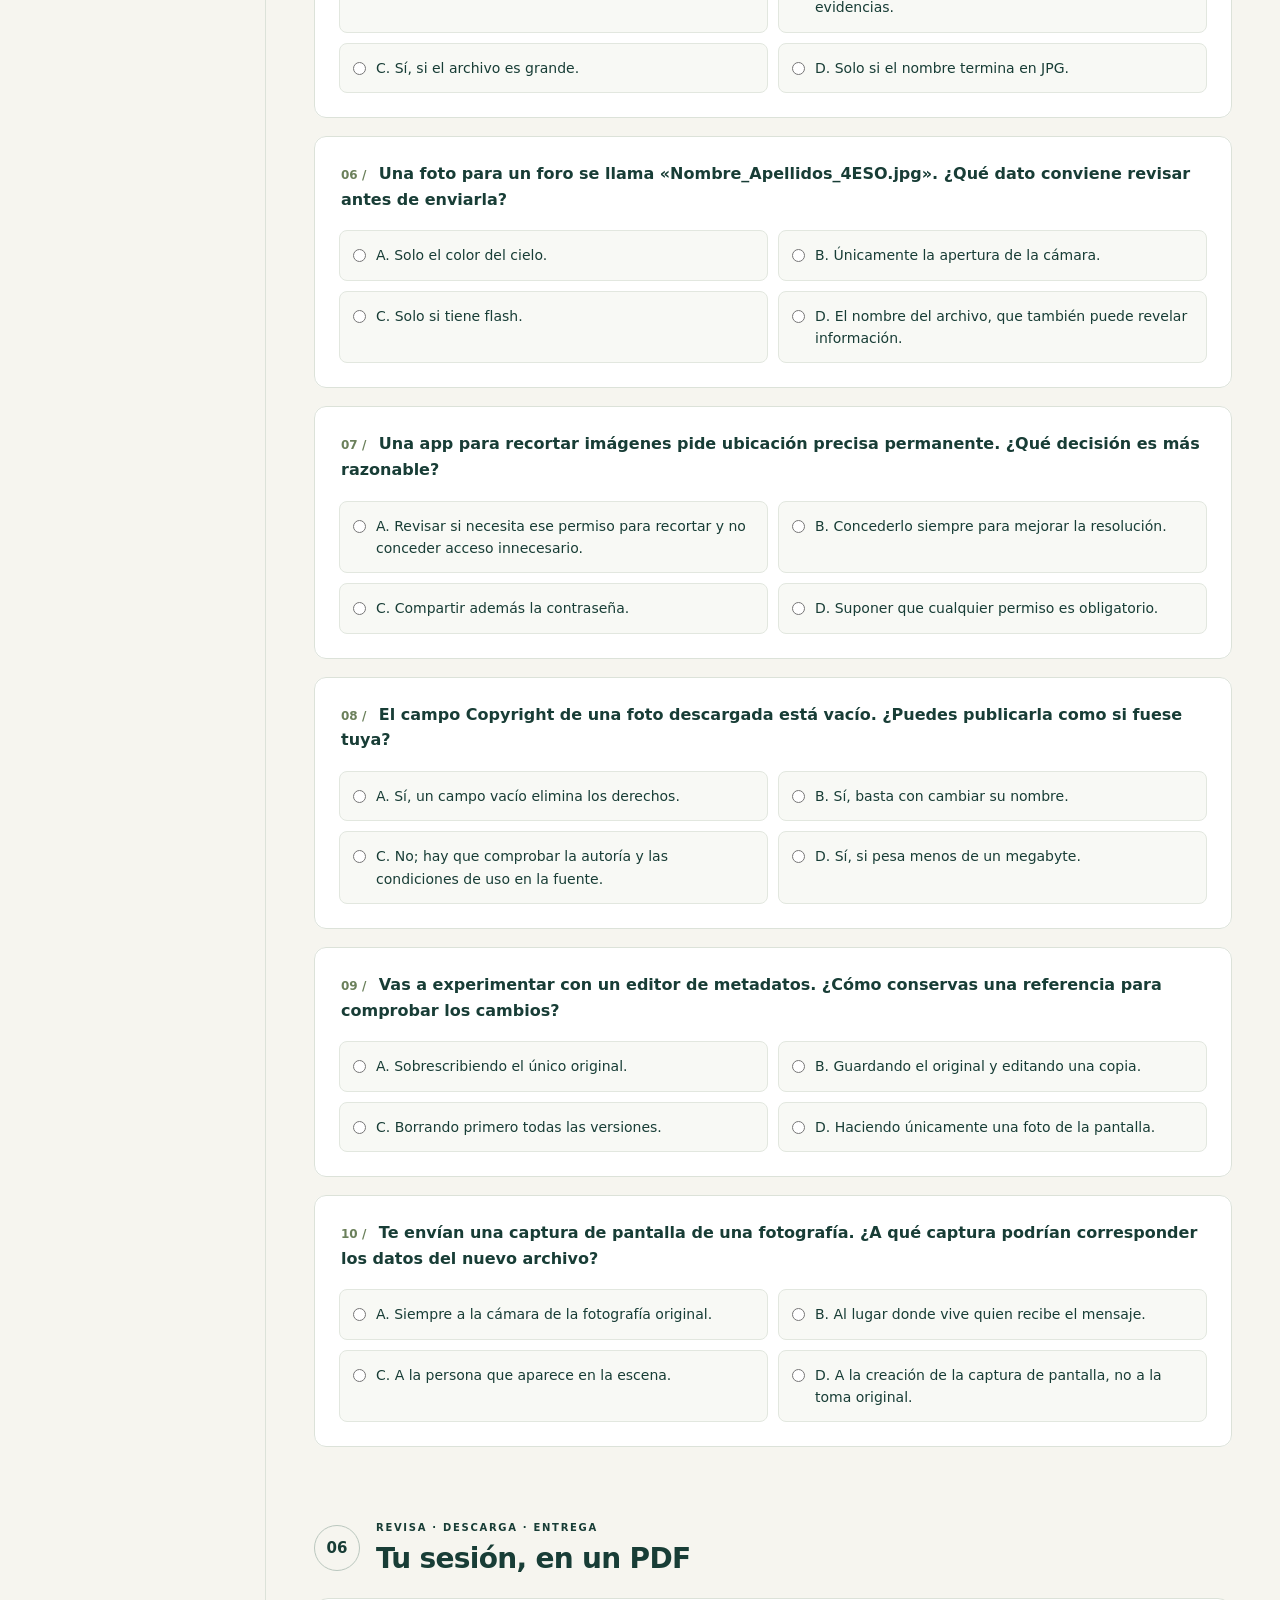
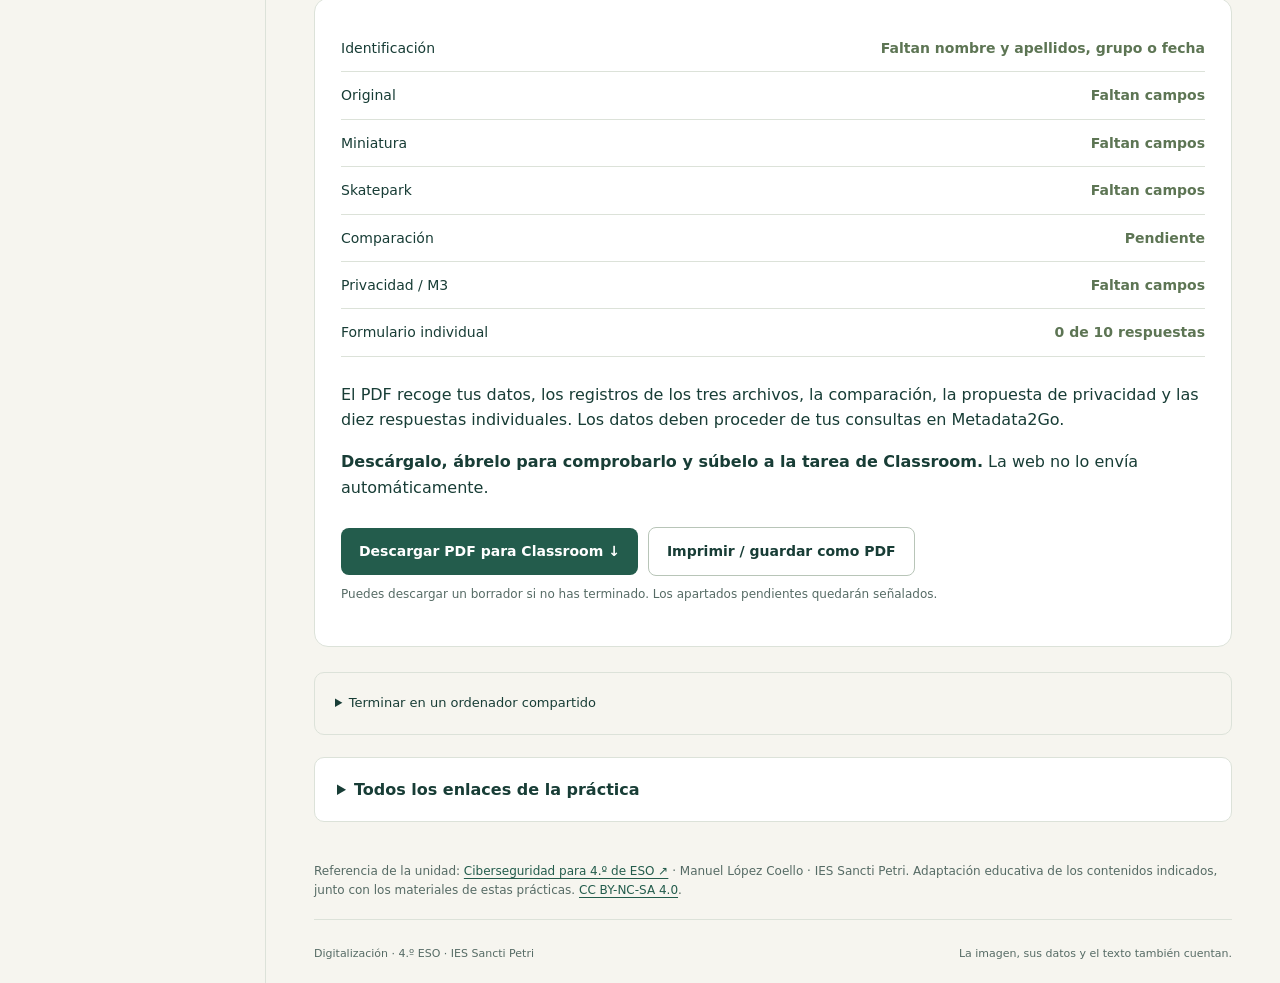
<file: tema2/metadatos/index.html>
<!doctype html>
<html lang="es"><head><meta charset="utf-8"><meta name="viewport" content="width=device-width,initial-scale=1"><meta name="theme-color" content="#143f38"><title>Metadatos · Digitalización</title><link rel="stylesheet" href="style.css"><script src="vendor/jspdf.umd.min.js" defer></script><script src="data.js" defer></script><script src="app.js" defer></script></head><body>
<a class="skip" href="#main">Saltar al contenido</a>
<header class="top"><a class="brand" href="#main"><span class="mark" aria-hidden="true">C/</span><span>Digitalización<small>IES Sancti Petri · 4.º ESO</small></span></a><span class="save-state" id="saveState" role="status">Listo para empezar</span></header>
<div class="layout"><aside class="sidebar"><p class="eyebrow">UNIDAD 02 / CIBERSEGURIDAD</p><nav aria-label="Apartados"><a href="#teoria"><span>01</span> Antes de empezar</a><a href="#fotografias"><span>02</span> Las fotografías</a><a href="#analisis"><span>03</span> Lee los metadatos</a><a href="#privacidad"><span>04</span> Privacidad y texto</a><a href="#formulario"><span>05</span> Formulario individual</a><a href="#entrega"><span>06</span> Tu entrega</a></nav><div class="side-progress"><label for="progress">Progreso de la sesión <b id="progressText">0 / 15</b></label><progress id="progress" max="15" value="0"></progress><p>3 registros, 1 comparación, el caso M3 y 10 preguntas.</p></div><div class="side-note"><b>Tu trabajo, a salvo.</b><p>Se guarda en este navegador. Descarga una copia para continuar en otro ordenador.</p><button class="secondary small" id="backup">Guardar copia</button><button class="secondary small" id="loadBackup">Cargar copia</button><input type="file" id="restore" accept=".json,application/json" hidden></div></aside>
<main id="main"><div class="hero"><div><p class="eyebrow">SESIÓN 06 · METADATOS</p><h1>Una foto muestra.<br><em>Sus datos cuentan más.</em></h1><p>Compara el original y una miniatura de Sancti Petri y analiza una foto de un skatepark. Descubre qué datos conservan y qué puede revelar una publicación.</p></div><div class="hero-graphic" aria-hidden="true"><div class="ring"><svg viewBox="0 0 80 90"><circle cx="34" cy="37" r="23" fill="none" stroke="currentColor" stroke-width="3"/><path d="m51 54 19 22M24 33h20M24 41h14" fill="none" stroke="currentColor" stroke-width="4"/></svg></div><span>OBSERVA · COMPARA · INTERPRETA</span></div></div>
<section class="identity card" aria-labelledby="identityTitle"><div><p class="eyebrow">TU CUADERNO DIGITAL</p><h2 id="identityTitle">Nombre y apellidos</h2><p>Práctica individual o en pareja. Cada persona responde el formulario y genera su propio PDF.</p></div><div class="identity-fields"><label>Nombre y apellidos<input id="student" data-field="student" autocomplete="off" maxlength="160" placeholder="Escribe tu nombre y tus apellidos"></label><label>Curso y grupo<input id="classroom" data-field="classroom" maxlength="60" placeholder="Ej.: 4.º ESO A"></label><label>Nombre y apellidos de la pareja <span class="optional">(opcional)</span><input data-field="partner" maxlength="160" placeholder="Nombre y apellidos de tu pareja"></label><label>Fecha de la práctica<input type="date" data-field="sessiondate"></label></div></section>
<section id="teoria" class="panel"><div class="section-head"><span class="section-number">01</span><div><p class="eyebrow">TEORÍA ESENCIAL</p><h2>Lo que acompaña a una fotografía</h2></div></div><div class="concepts"><article class="card"><h3>Datos sobre el archivo</h3><p>Los metadatos describen aspectos como dimensiones, tamaño, cámara o fecha. Algunas imágenes también contienen coordenadas.</p><p class="prompt">No todos los archivos conservan los mismos campos.</p></article><article class="card"><h3>EXIF y fechas</h3><p>EXIF puede incluir el modelo de cámara y la fecha de captura registrada por el dispositivo. Al exportar una imagen pueden perderse campos.</p><p class="prompt">La fecha de descarga no es DateTimeOriginal.</p></article><article class="card"><h3>Información con límites</h3><p>Los metadatos pueden modificarse o ser inexactos. No demuestran por sí solos autoría ni ubicación.</p><p class="prompt">La propia escena y el texto también pueden revelar información.</p></article></div><div class="notice"><b>Solo los archivos públicos de esta práctica.</b><p>No utilices fotos personales, de compañeros ni de documentos. Solo se envían estos recursos a Metadata2Go si el centro lo permite.</p></div><div class="card table-wrap"><h3>Campos que debes localizar</h3><table><thead><tr><th>Campo</th><th>Cómo interpretarlo</th></tr></thead><tbody><tr><td>Width / Height</td><td>Ancho y alto en píxeles.</td></tr><tr><td>Model / Camera</td><td>Modelo de cámara, si consta.</td></tr><tr><td>DateTimeOriginal</td><td>Fecha y hora de captura registradas en EXIF. No es la fecha de descarga.</td></tr><tr><td>File Size / File Type / MIME Type</td><td>Tamaño del archivo (con unidad) y formato, por ejemplo image/jpeg.</td></tr><tr><td>Exposure Time</td><td>Tiempo durante el que se registra la luz, en segundos; suele ser una fracción.</td></tr><tr><td>F Number / Aperture</td><td>Apertura del objetivo expresada con un número f. No es la distancia focal.</td></tr><tr><td>ISO</td><td>Sensibilidad configurada para la captura.</td></tr><tr><td>Focal Length</td><td>Distancia focal del objetivo, en milímetros.</td></tr><tr><td>Flash / Software</td><td>Si se disparó el flash y qué programa aparece registrado.</td></tr></tbody></table><p class="hint">Si no aparece un campo, escribe «no consta» o «no consta en ese resultado». No completes con suposiciones. GPSVersionID es una versión de formato, no una ubicación.</p></div><aside class="card reference-card" aria-label="Web de referencia de la asignatura"><p class="eyebrow">LECTURA DE REFERENCIA · MANUEL LÓPEZ COELLO</p><h3>Conecta esta práctica con la unidad</h3><p>Lee «Privacidad y redes sociales». En los enlaces de interés, localiza «Huella digital y riesgos» y «Permisos de apps». Aplica esas recomendaciones a las fotografías y al texto ficticio de M3.</p><p class="reference-links"><a href="https://macoelsanctipetri.github.io/ciberseguridad/#protegernos" target="_blank" rel="noopener noreferrer">Privacidad y redes sociales ↗</a> · <a href="https://macoelsanctipetri.github.io/ciberseguridad/#enlaces" target="_blank" rel="noopener noreferrer">Huella digital y permisos de apps ↗</a></p></aside><article class="card reference-lesson"><h3>Revisa tres capas antes de compartir</h3><p>Una publicación puede revelar información por lo que se <strong>ve</strong> en la foto, por los <strong>metadatos</strong> del archivo y por el <strong>texto</strong> que la acompaña. Quitar coordenadas no elimina un lugar reconocible ni una rutina escrita.</p><p>Decide quién necesita ver la publicación y revisa los permisos de ubicación de la aplicación. Limitar la audiencia reduce la exposición, pero no impide todas las capturas o reenvíos. En esta práctica solo proponemos decisiones: no cambiamos ajustes ni publicamos fotos.</p></article><article class="card"><h3>De leer datos a tomar decisiones</h3><p>Un megapíxel equivale a un millón de píxeles: se calcula multiplicando ancho por alto. Los ppp (píxeles por pulgada) orientan el tamaño de impresión; cambiar ese número sin remuestrear no crea nuevos píxeles. Cambiar una extensión tampoco convierte el formato del archivo.</p><p>Si dos visores discrepan, comprueba que comparas el mismo archivo y el mismo campo: captura, modificación y descarga no son lo mismo. Los metadatos se pueden editar; contrasta el origen de una imagen. Una captura de pantalla crea otro archivo y sus datos no describen necesariamente la toma original.</p><p>Revisa también el nombre del archivo y concede solo los permisos necesarios para la función que vas a usar. Un campo de autoría vacío no elimina los derechos de la imagen: consulta la licencia en la fuente. Conserva un original antes de experimentar con modificaciones.</p></article></section>
<section id="fotografias" class="panel"><div class="section-head"><span class="section-number">02</span><div><p class="eyebrow">RECURSOS DE LA PRÁCTICA</p><h2>Sancti Petri y un skatepark</h2></div></div><figure class="photo-card card"><img src="recursos/foto_miniatura.jpg" width="1280" height="853" alt="Fotografía de la playa y el castillo de Sancti Petri, con vegetación en primer plano y el mar al fondo."><figcaption><strong>PLAYA Y CASTILLO DE SANCTI PETRI</strong><br>PEPE GADEIRAS (PEPEGADEIRAS en la práctica) · <a href="https://commons.wikimedia.org/wiki/File:PLAYA_Y_CASTILLO_DE_SANCTI_PETRI.jpg" target="_blank" rel="noopener noreferrer">Wikimedia Commons</a> · <a href="https://creativecommons.org/licenses/by/4.0/" target="_blank" rel="noopener noreferrer">CC BY 4.0</a>.<br>Vista reducida de la misma fotografía. No es una imagen actual ni de un alumno.</figcaption></figure><div class="download-pair"><article class="card"><p class="eyebrow">ARCHIVO 1 · ORIGINAL</p><h3>foto_original.jpg</h3><p>Original de Wikimedia con sus metadatos, conservado sin editar.</p><a class="primary button" href="recursos/foto_original.jpg" download="foto_original.jpg">Descargar original ↓</a></article><article class="card"><p class="eyebrow">ARCHIVO 2 · MINIATURA</p><h3>foto_miniatura.jpg</h3><p>Versión reducida facilitada para la práctica, conservada sin editar.</p><a class="secondary button" href="recursos/foto_miniatura.jpg" download="foto_miniatura.jpg">Descargar miniatura ↓</a></article></div><figure class="photo-card card"><img src="recursos/skatepark_original.jpg" width="3888" height="2592" loading="lazy" alt="Grafitis sobre las rampas de un skatepark, rodeado de árboles."><figcaption><strong>SKATE PARK · SHEFFIELD</strong><br>KylaBorg · <a href="https://commons.wikimedia.org/wiki/File:Skate_park.jpg" target="_blank" rel="noopener noreferrer">Wikimedia Commons</a> · <a href="https://creativecommons.org/licenses/by/2.0/" target="_blank" rel="noopener noreferrer">CC BY 2.0</a>. Archivo original sin editar.</figcaption></figure><article class="card"><p class="eyebrow">ARCHIVO 3 · SKATEPARK</p><h3>skatepark_original.jpg</h3><p>Investiga los ajustes de otra cámara en una escena de deporte urbano y grafitis.</p><a class="primary button" href="recursos/skatepark_original.jpg" download="skatepark_original.jpg">Descargar foto del skatepark ↓</a></article><p class="hint">Utiliza estos botones. Guardar la imagen de la vista previa no descarga el original. La miniatura es una reducción; la licencia y la atribución siguen aplicándose.</p></section>
<section id="analisis" class="panel"><div class="section-head"><span class="section-number">03</span><div><p class="eyebrow">PRÁCTICA · LEE Y COMPARA</p><h2>Qué conserva cada archivo</h2></div></div><div class="card"><ol class="steps"><li>Descarga los tres archivos con los botones anteriores.</li><li><strong>Si el centro autoriza la subida</strong>, abre <a href="https://www.metadata2go.com/view-metadata" target="_blank" rel="noopener noreferrer">Metadata2Go ↗</a>. Pulsa «Seleccionar archivo», «Choose file» o «Upload your file» y elige <code>foto_original.jpg</code>.</li><li>Sigue el botón de inicio del visor, por ejemplo «View Metadata». Si no puedes obtener el informe, avisa al profesor y deja ese registro pendiente; no inventes los datos.</li><li>Busca los campos de la tabla: dimensiones, tamaño, formato, cámara, fecha y ajustes de captura. Puedes usar <kbd>Ctrl</kbd> + <kbd>F</kbd>. Anota lo que aparezca; si el informe no muestra un campo, escribe «no consta». No utilices esa expresión si no has podido obtener el informe.</li><li>Repite con <code>foto_miniatura.jpg</code> y <code>skatepark_original.jpg</code>. La miniatura tiene un registro más breve; anota los ajustes de captura en los dos originales. Compara los resultados. No confundas fecha de descarga, modificación o informe con la fecha EXIF de captura.</li></ol><p class="hint">Completa los registros únicamente con el informe que obtengas en Metadata2Go. Esta web no sube imágenes automáticamente.</p></div>
<article class="card record"><h3>1. Registro del original</h3><div id="originalform" class="form-grid"></div></article>
<article class="card record"><h3>2. Registro de la miniatura</h3><div id="thumbform" class="form-grid"></div></article>
<article class="card record"><h3>3. Registro del skatepark</h3><div id="skateform" class="form-grid"></div></article><article class="card record"><h3>4. Compara tus resultados</h3><div id="compareform" class="form-grid"></div></article></section>
<section id="privacidad" class="panel"><div class="section-head"><span class="section-number">04</span><div><p class="eyebrow">M3 · CASO DIDÁCTICO FICTICIO</p><h2>El texto también revela información</h2></div></div><div class="notice"><b>Una publicación de ejemplo</b><p>Imagina que alguien acompaña una imagen reconocible del lugar con este texto:</p><blockquote>«Me encanta venir aquí. Estoy aquí todos los martes a las 17».</blockquote><p>Es un caso inventado: no describe una rutina real de la persona autora ni del alumnado. Aunque la foto no tenga coordenadas, el texto puede revelar una rutina.</p></div><article class="card"><div id="privacyform" class="form-grid"></div><p class="hint">No se publicará nada. Propón un texto sin horarios ni rutinas personales. Si utilizas esta fotografía, conserva la atribución a PEPE GADEIRAS y la referencia a CC BY 4.0.</p></article></section>
<section id="formulario" class="panel"><div class="section-head"><span class="section-number">05</span><div><p class="eyebrow">10 PREGUNTAS · RESPUESTA INDIVIDUAL</p><h2>Comprueba lo que has aprendido</h2></div></div><div class="notice"><b>Responde de forma individual cuando lo indique el profesor.</b><p>Aplica lo aprendido a situaciones nuevas; no tienes que volver a copiar los datos de las fotografías. Las respuestas se incluirán en el PDF.</p></div><div id="quiz"></div></section>
<section id="entrega" class="panel"><div class="section-head"><span class="section-number">06</span><div><p class="eyebrow">REVISA · DESCARGA · ENTREGA</p><h2>Tu sesión, en un PDF</h2></div></div><div class="delivery card"><div id="checklist"></div><p>El PDF recoge tus datos, los registros de los tres archivos, la comparación, la propuesta de privacidad y las diez respuestas individuales. Los datos deben proceder de tus consultas en Metadata2Go.</p><p><strong>Descárgalo, ábrelo para comprobarlo y súbelo a la tarea de Classroom.</strong> La web no lo envía automáticamente.</p><button class="primary" id="pdf">Descargar PDF para Classroom ↓</button><button class="secondary" id="print">Imprimir / guardar como PDF</button><p class="hint">Puedes descargar un borrador si no has terminado. Los apartados pendientes quedarán señalados.</p><p id="exportStatus" role="status"></p></div><details class="reset-box"><summary>Terminar en un ordenador compartido</summary><p>Comprueba que has descargado y entregado el PDF. Guarda una copia si vas a continuar otro día. Después, borra tus respuestas de este navegador.</p><button class="danger" id="reset">Borrar mis datos y empezar de nuevo</button></details>
<details class="topic resources"><summary>Todos los enlaces de la práctica</summary><div class="topic-content" id="resources"></div></details></section><div class="source-credit"><p>Referencia de la unidad: <a href="https://macoelsanctipetri.github.io/ciberseguridad/#inicio" target="_blank" rel="noopener noreferrer">Ciberseguridad para 4.º de ESO ↗</a> · Manuel López Coello · IES Sancti Petri. Adaptación educativa de los contenidos indicados, junto con los materiales de estas prácticas. <a href="https://creativecommons.org/licenses/by-nc-sa/4.0/" target="_blank" rel="noopener noreferrer">CC BY-NC-SA 4.0</a>.</p></div><footer>Digitalización · 4.º ESO · IES Sancti Petri <span>La imagen, sus datos y el texto también cuentan.</span></footer></main></div><div id="toast" role="status"></div><div id="printReport"></div><noscript>Activa JavaScript para responder y generar el PDF.</noscript></body></html>
</file>
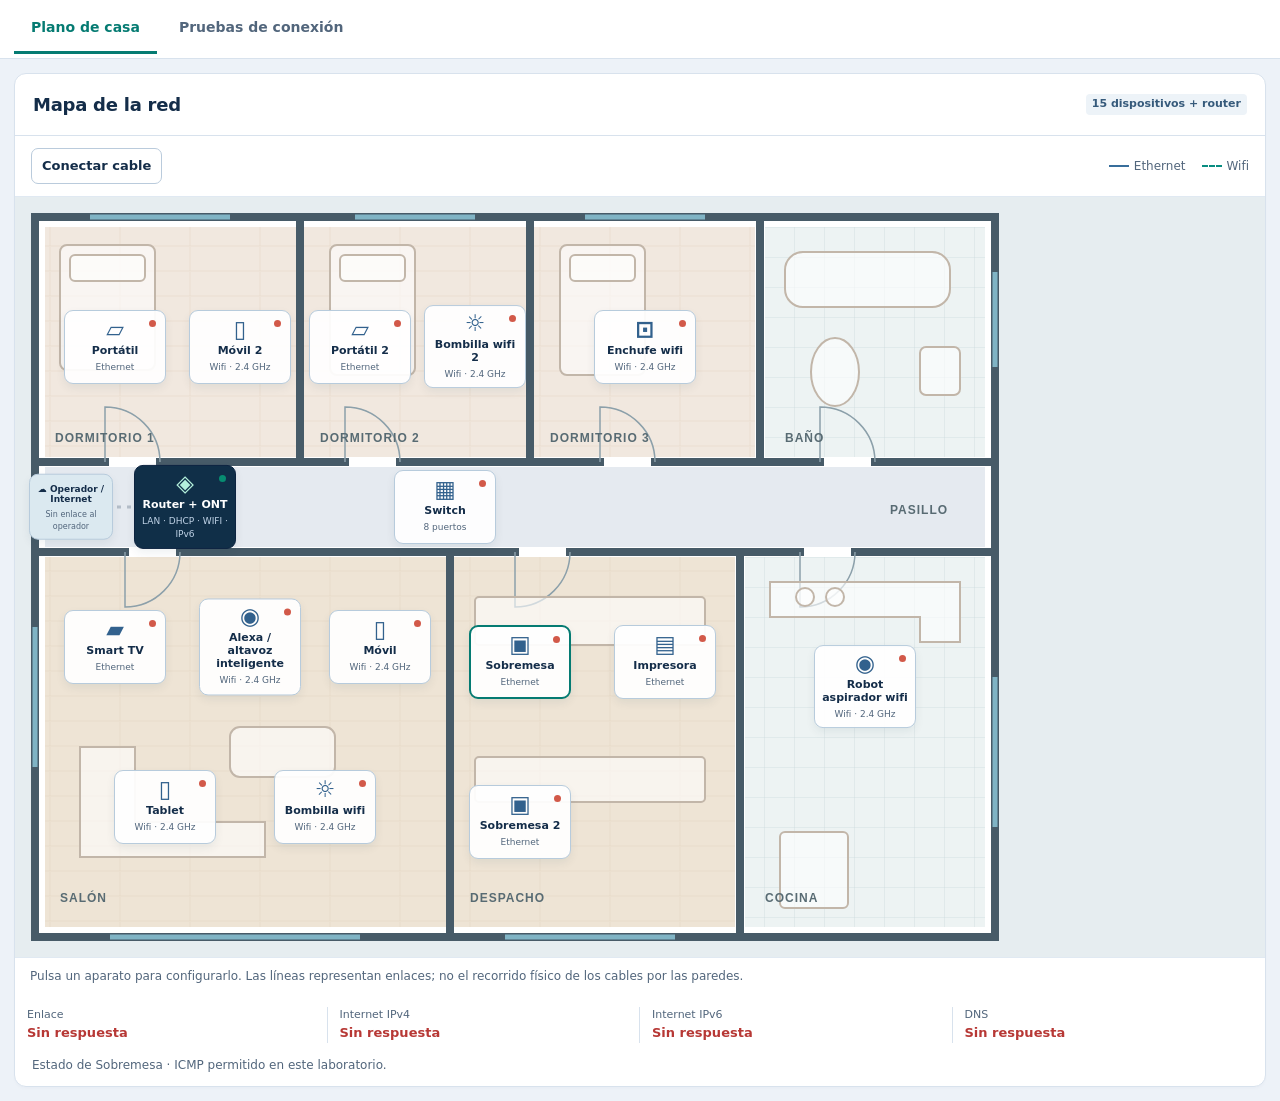
<file: tema1/redes/laboratorio/index.html>
<!doctype html><html lang="es"><head><meta charset="utf-8"><meta name="viewport" content="width=device-width,initial-scale=1"><title>RedLab · Laboratorio de redes</title><meta name="description" content="Monta, configura y repara una red IPv4 e IPv6. Laboratorio de Digitalización para 4.º ESO."><link rel="icon" type="image/svg+xml" href="data:image/svg+xml,%3Csvg xmlns='http://www.w3.org/2000/svg' viewBox='0 0 32 32'%3E%3Crect width='32' height='32' rx='7' fill='%230c2340'/%3E%3Cpath d='M8 23L16 8l8 15H8' fill='none' stroke='%234ee0c1' stroke-width='3'/%3E%3C/svg%3E"><link rel="stylesheet" href="style.css"><script defer src="../home-model.js"></script><script defer src="engine.js"></script><script defer src="app.js"></script></head><body class="embedded">
<header class="top"><a class="brand" href="#" aria-label="RedLab, laboratorio"><span class="brand-mark">R<span>·</span></span><span>RedLab<small>LABORATORIO DE REDES</small></span></a><div class="course">DIGITALIZACIÓN <b>4.º ESO</b></div><div class="actions"><button id="export">Guardar práctica</button><button id="import">Abrir práctica</button></div></header>
<nav class="tabs" aria-label="Vistas del laboratorio"><button data-view="lab" class="active">Plano de casa</button><button data-view="tests">Pruebas de conexión</button><span class="sim-badge">SIMULACIÓN · SIN TRÁFICO REAL</span></nav>
<main id="main"></main><div id="toast" role="status" aria-live="polite"></div><dialog id="dialog"><div id="dialog-content"></div></dialog><input type="file" id="file" accept=".json,application/json" hidden><footer>RedLab · SP Mates <span>IPv4 + IPv6 · Tus cambios se guardan en este navegador. Exporta la práctica para conservarla.</span></footer>
</body></html>
</file>
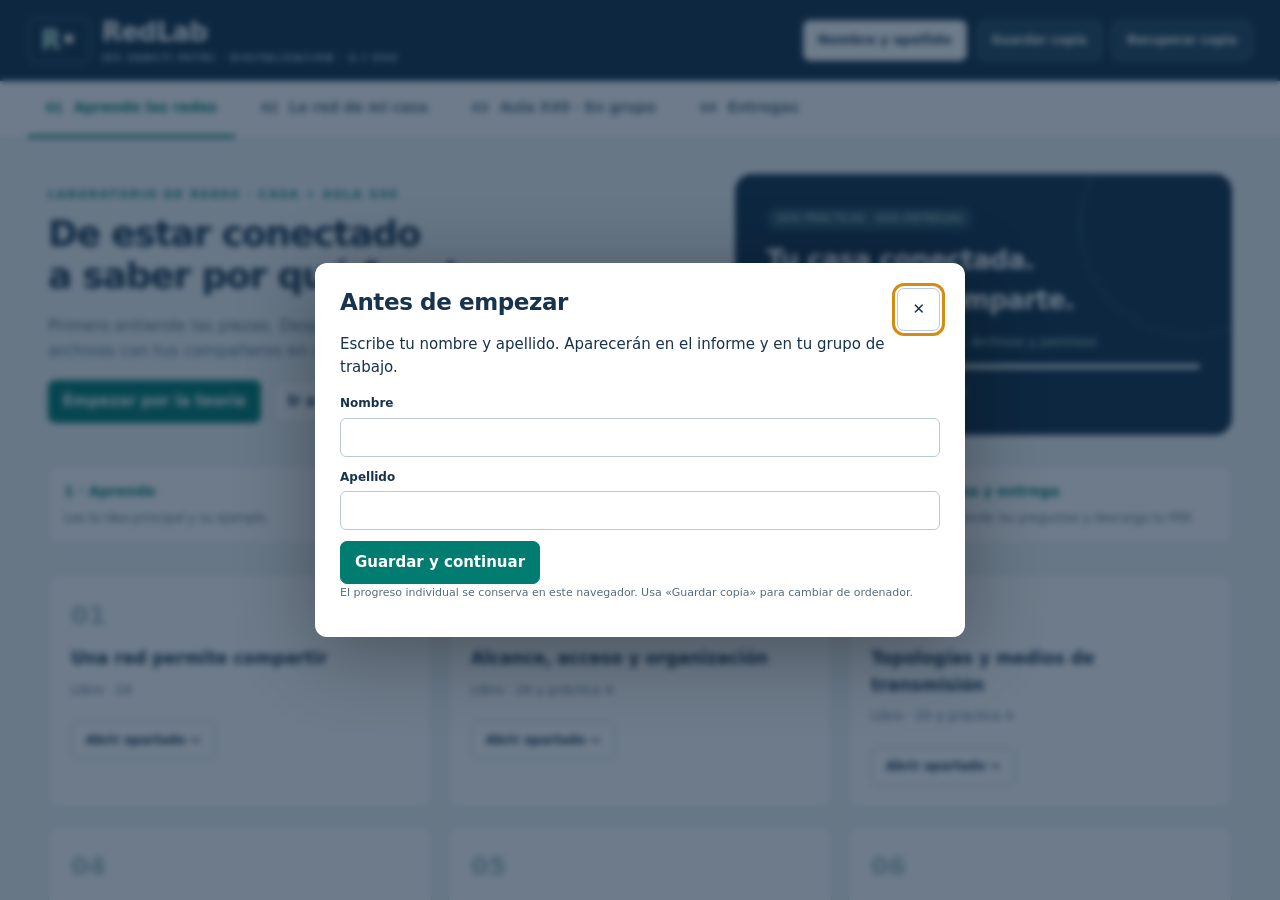
<file: tema1/redes/ABRIR_RED_LAB.html>
<!doctype html><html lang="es"><head><meta charset="utf-8"><meta name="viewport" content="width=device-width,initial-scale=1"><meta http-equiv="refresh" content="0;url=index.html"><title>Abrir RedLab</title></head><body style="font:18px/1.6 system-ui;padding:40px;color:#17334d"><h1>RedLab · Redes en casa y en el aula</h1><p><a href="index.html">Pulsa aquí para abrir el simulador.</a></p><p>Extrae toda la carpeta del ZIP antes de abrirlo.</p></body></html>
</file>
<file: tema1/instalador_programas/style.css>
:root {
  font-family: "Segoe UI", Arial, sans-serif;
  color: #17283c;
  font-size: 16px;
  --blue: #0067c0;
  --line: #dce3ec;
}
* {
  box-sizing: border-box;
}
body {
  margin: 0;
  overflow: hidden;
}
button,
input,
select,
textarea {
  font: inherit;
}
button {
  cursor: pointer;
  background: #fff;
  border: 1px solid #ced7e2;
  border-radius: 5px;
  padding: 8px 14px;
  color: inherit;
}
button:hover {
  background: #eaf3ff;
}
button:disabled {
  opacity: 0.45;
  cursor: default;
}
button:focus-visible,
input:focus-visible,
textarea:focus-visible,
select:focus-visible {
  outline: 3px solid #e3a619;
  outline-offset: 2px;
}
.primary {
  background: var(--blue);
  color: white;
  border-color: var(--blue);
}
.primary:hover {
  background: #00539e;
}
input,
select {
  padding: 10px;
  border: 1px solid #bdc9d8;
  border-radius: 5px;
}
h1,
h2,
h3,
p {
  margin-top: 0;
}
small,
.muted {
  color: #53667a;
  line-height: 1.5;
}
#desktop {
  height: 100dvh;
  position: relative;
  overflow: hidden;
  background: #073582;
}
.wallpaper {
  position: absolute;
  inset: 0;
  background:
    radial-gradient(ellipse at 65% 78%, #0282e7 0%, transparent 43%),
    radial-gradient(ellipse at 18% 8%, #497fcb, transparent 60%),
    linear-gradient(130deg, #052452, #074a9b 60%, #081f4c);
}
.wallpaper:after {
  content: "";
  position: absolute;
  width: 55vw;
  height: 55vw;
  left: 30%;
  top: 0;
  border: 70px solid #62b8ff44;
  border-radius: 38% 62% 70% 30%;
  transform: rotate(30deg);
  box-shadow:
    0 0 100px #65b2ff55,
    inset 0 0 100px #4b9cf377;
}
.desktop-label {
  position: absolute;
  bottom: 90px;
  left: 30px;
  color: #b8d9fa;
  letter-spacing: 4px;
  font-size: 14px;
}
.desktop-label span {
  display: block;
  letter-spacing: 1px;
  font-size: 12px;
  margin-top: 8px;
}
#desktop-icons {
  position: absolute;
  top: 20px;
  left: 12px;
  display: flex;
  flex-direction: column;
  gap: 12px;
}
.desktop-icon {
  background: transparent;
  border: 1px solid transparent;
  color: white;
  width: 96px;
  min-height: 80px;
  font-size: 14px;
  text-shadow: 0 1px 3px #000;
  display: grid;
  place-items: center;
  gap: 5px;
  padding: 5px;
}
.desktop-icon:hover {
  background: #ffffff20;
  border-color: #ffffff50;
}
.icon {
  font-size: 32px;
  line-height: 1.2;
  text-shadow: none;
}
.window {
  position: absolute;
  background: #f7f9fc;
  border: 1px solid #b6c6d8;
  border-radius: 9px;
  box-shadow: 0 15px 45px #00182b55;
  width: 720px;
  height: 470px;
  min-width: 330px;
  min-height: 240px;
  resize: both;
  overflow: hidden;
  display: flex;
  flex-direction: column;
  max-width: 100%;
  max-height: calc(100dvh - 58px);
}
.window.focused {
  box-shadow: 0 18px 55px #00182b88;
  border-color: #92b0d0;
}
.titlebar {
  display: flex;
  align-items: center;
  justify-content: space-between;
  background: #edf3fa;
  min-height: 42px;
  user-select: none;
  touch-action: none;
  padding-left: 14px;
  font-size: 14px;
}
.titlebar strong {
  font-weight: 500;
  white-space: nowrap;
  overflow: hidden;
  text-overflow: ellipsis;
}
.controls {
  display: flex;
}
.controls button {
  border: 0;
  background: transparent;
  border-radius: 0;
  width: 43px;
  padding: 10px;
}
.controls .close:hover {
  background: #d72c35;
  color: #fff;
}
.window-body {
  flex: 1;
  overflow: auto;
  background: #fff;
  min-height: 0;
}
.window.maximized {
  left: 0 !important;
  top: 0 !important;
  width: 100% !important;
  height: calc(100dvh - 56px) !important;
  resize: none;
  border-radius: 0;
}
.toolbar {
  display: flex;
  gap: 8px;
  padding: 10px 14px;
  background: #f8fafc;
  border-bottom: 1px solid var(--line);
  align-items: center;
  flex-wrap: wrap;
}
.toolbar input {
  flex: 1;
  min-width: 150px;
}
.pad {
  padding: 24px;
}
.explorer {
  display: flex;
  height: 100%;
  min-height: 240px;
}
.sidebar {
  width: 155px;
  flex-shrink: 0;
  background: #f5f8fc;
  border-right: 1px solid var(--line);
  padding: 12px 8px;
}
.sidebar button {
  border: 0;
  background: transparent;
  width: 100%;
  text-align: left;
  font-size: 14px;
  margin-bottom: 4px;
}
.sidebar button.active {
  background: #e1effd;
}
.files-main {
  flex: 1;
  min-width: 0;
  overflow: auto;
}
.file-row {
  display: flex;
  align-items: center;
  gap: 12px;
  width: 100%;
  border: 0;
  border-bottom: 1px solid #eef1f5;
  border-radius: 0;
  text-align: left;
  padding: 13px 18px;
}
.file-row.selected {
  background: #e4f1ff;
}
.file-row .icon {
  font-size: 27px;
}
.file-row .name {
  flex: 1;
  min-width: 0;
  overflow-wrap: anywhere;
}
.file-row small {
  font-size: 12px;
}
.file-actions {
  display: flex;
  gap: 6px;
  padding: 10px;
  border-bottom: 1px solid var(--line);
  flex-wrap: wrap;
}
.storage {
  padding: 16px;
  background: #f5f8fc;
}
.storage progress {
  width: 100%;
  height: 9px;
  accent-color: #1784d5;
}
.storage p {
  font-size: 13px;
  margin: 7px 0 0;
}
#taskbar {
  position: absolute;
  z-index: 5000;
  bottom: 0;
  left: 0;
  right: 0;
  height: 56px;
  background: #e5eff7ed;
  backdrop-filter: blur(20px);
  display: flex;
  align-items: center;
  justify-content: center;
  gap: 7px;
  border-top: 1px solid #ffffff99;
}
#taskbar button {
  padding: 6px 10px;
  border: 0;
  background: transparent;
  font-size: 23px;
  position: relative;
}
#taskbar button.running:after {
  content: "";
  position: absolute;
  bottom: 0;
  left: 40%;
  width: 20%;
  height: 3px;
  background: #0086df;
  border-radius: 5px;
}
.clock {
  position: absolute;
  right: 16px;
  font-size: 12px;
  text-align: right;
}
.taskbar-brand {
  position: absolute;
  left: 18px;
  font-size: 13px;
  color: #37536d;
}
#start {
  position: absolute;
  z-index: 5500;
  bottom: 68px;
  left: 50%;
  transform: translateX(-50%);
  width: 480px;
  max-width: 96%;
  background: #f1f6fded;
  backdrop-filter: blur(25px);
  border: 1px solid #fff;
  border-radius: 10px;
  padding: 24px;
  box-shadow: 0 12px 40px #001a4d66;
}
.start-grid {
  display: grid;
  grid-template-columns: repeat(3, 1fr);
  gap: 10px;
}
.start-grid button {
  background: transparent;
  border: 0;
  font-size: 14px;
  display: grid;
  gap: 10px;
}
.start-footer {
  display: flex;
  justify-content: space-between;
  align-items: center;
  border-top: 1px solid var(--line);
  padding-top: 15px;
  margin-top: 20px;
  font-size: 12px;
  gap: 10px;
}
.start-footer span {
  overflow: hidden;
  text-overflow: ellipsis;
}
#tasks {
  position: absolute;
  right: 22px;
  top: 22px;
  width: 292px;
  max-height: calc(100dvh - 105px);
  overflow: auto;
  background: #f5f9fff2;
  border: 1px solid #ffffffc0;
  border-radius: 12px;
  box-shadow: 0 12px 35px #05265344;
  padding: 20px;
  z-index: 2;
}
#tasks h2 {
  font-size: 21px;
  margin-bottom: 6px;
}
#tasks .task {
  border-bottom: 1px solid #dae3ef;
  padding: 12px 0;
  font-size: 14px;
  line-height: 1.45;
  display: flex;
  gap: 10px;
}
#tasks .task b {
  font-weight: 400;
}
.check {
  border: 1px solid #9dadbe;
  border-radius: 50%;
  width: 20px;
  height: 20px;
  flex-shrink: 0;
  text-align: center;
  line-height: 18px;
  font-size: 12px;
}
.done .check {
  background: #137b60;
  color: #fff;
  border-color: #137b60;
}
.done b {
  color: #648175;
}
.hint {
  background: #e7f0fc;
  padding: 12px;
  font-size: 14px;
  border-radius: 6px;
  margin-top: 12px;
  line-height: 1.5;
}
#tasks > button {
  margin-top: 14px;
  width: 100%;
}
#login {
  position: fixed;
  inset: 0;
  z-index: 10000;
  display: grid;
  place-items: center;
  background: #0e366575;
  backdrop-filter: blur(18px);
}
#login[hidden] {
  display: none;
}
#login form {
  background: #f7fafff2;
  padding: 38px;
  width: 420px;
  max-width: 94vw;
  border-radius: 15px;
  box-shadow: 0 25px 70px #001b4c88;
}
#login h1 {
  font-size: 25px;
  margin: 20px 0 12px;
}
#login p {
  line-height: 1.5;
  color: #466079;
}
#login label {
  display: block;
  font-size: 14px;
  margin-top: 23px;
}
#login input,
#login button {
  width: 100%;
  margin: 8px 0 12px;
}
#login small {
  display: block;
  font-size: 12px;
}
.brand-icon {
  font-size: 46px;
  color: #0872c8;
}
dialog {
  border: 1px solid #b8c8d9;
  border-radius: 10px;
  padding: 26px;
  width: 450px;
  max-width: 94vw;
  color: #20364b;
  box-shadow: 0 20px 80px #00132b66;
}
dialog::backdrop {
  background: #001b3944;
}
dialog h2 {
  font-size: 21px;
}
dialog p {
  line-height: 1.6;
  white-space: pre-line;
}
dialog .dialog-actions {
  display: flex;
  justify-content: flex-end;
  gap: 10px;
  margin-top: 22px;
}
#toast {
  display: none;
  position: fixed;
  z-index: 12000;
  right: 24px;
  bottom: 75px;
  width: 320px;
  max-width: 90vw;
  background: #fff;
  border: 1px solid #d2deea;
  border-left: 4px solid #007ac2;
  box-shadow: 0 10px 35px #00152d55;
  border-radius: 8px;
  padding: 18px;
  font-size: 14px;
  line-height: 1.5;
}
.empty {
  padding: 35px;
  text-align: center;
  color: #53677e;
}
.badge {
  background: #e5eef9;
  padding: 4px 8px;
  border-radius: 5px;
  font-size: 12px;
}
.app-list-row {
  padding: 18px;
  border: 1px solid var(--line);
  border-radius: 7px;
  display: flex;
  align-items: center;
  gap: 15px;
  margin-bottom: 10px;
}
.app-list-row > div {
  flex: 1;
}
.app-list-row small {
  display: block;
}
.split-heading {
  display: flex;
  align-items: center;
  justify-content: space-between;
  gap: 10px;
}
@media (max-width: 800px) {
  #tasks {
    width: 250px;
    right: 10px;
    top: 10px;
  }
  .window {
    width: calc(100vw - 24px);
    left: 12px !important;
  }
  .taskbar-brand {
    display: none;
  }
  .clock {
    right: 8px;
  }
  .sidebar {
    width: 120px;
  }
  .window .pad {
    padding: 16px;
  }
}
@media (max-width: 520px) {
  .clock {
    display: none;
  }
  #tasks {
    width: 240px;
  }
  .window {
    min-width: 300px;
  }
  .desktop-label {
    display: none;
  }
  .sidebar {
    width: 105px;
  }
  .sidebar button {
    padding: 8px 3px;
    font-size: 12px;
  }
  .file-row {
    padding: 10px;
  }
  .file-row small {
    display: none;
  }
  .start-grid {
    grid-template-columns: repeat(2, 1fr);
  }
}
[hidden] {
  display: none !important;
}
.sim-web {
  min-height: 100%;
  background: #fff;
}
.search-home {
  text-align: center;
  padding: 55px 15px;
}
.web-mark {
  font-size: 48px;
}
.search-home h1 {
  font-size: 30px;
  margin: 15px 0;
}
.search-results {
  padding: 20px 35px;
}
.search-result {
  padding: 15px 0;
  border-bottom: 1px solid #edf1f5;
}
.search-result p {
  margin: 8px 0;
  font-size: 14px;
}
.search-result small {
  font-size: 12px;
}
.link-button {
  display: block;
  color: #175cb3;
  border: 0;
  padding: 8px 0 0;
  font-size: 20px;
  background: transparent;
  text-align: left;
}
.vendor-top {
  padding: 18px 26px;
  border-bottom: 1px solid var(--line);
  display: flex;
  gap: 15px;
  align-items: center;
}
.vendor-top span {
  margin-left: auto;
  font-size: 12px;
  color: #63768a;
}
.vendor-content {
  padding: 24px 35px;
}
.vendor-content h1 {
  font-size: 37px;
  margin: 20px 0 12px;
}
.vendor-content > .muted {
  font-size: 13px;
  margin-top: 14px;
}
.download-ad {
  float: right;
  border: 1px dashed #b2c1ca;
  background: #f2f4f6;
  padding: 12px;
  margin: 0 0 20px 20px;
  width: 190px;
}
.download-ad small {
  font-size: 11px;
  display: block;
  margin-bottom: 8px;
}
.download-ad button {
  background: #3c9f45;
  color: #fff;
  font-size: 12px;
  font-weight: bold;
  width: 100%;
}
.installer-layout {
  display: flex;
  min-height: 100%;
}
.installer-layout > aside {
  width: 180px;
  background: #e9f2ff;
  padding: 25px;
  flex-shrink: 0;
}
.installer-layout > aside h2 {
  font-size: 22px;
  margin: 15px 0 35px;
}
.installer-layout > aside p {
  font-size: 14px;
  color: #678098;
}
.installer-layout > aside p.current {
  font-weight: 600;
  color: #005aa5;
}
.installer-main {
  display: flex;
  flex: 1;
  flex-direction: column;
  min-width: 0;
}
.installer-screen {
  padding: 30px;
  flex: 1;
}
.installer-screen h2 {
  font-size: 22px;
}
.installer-screen p {
  line-height: 1.65;
  font-size: 14px;
}
.installer-screen input[type="text"],
#install-path {
  width: 100%;
  margin: 12px 0;
}
.installer-screen progress {
  width: 100%;
  accent-color: #0878c9;
}
.installer-main footer {
  padding: 15px;
  display: flex;
  justify-content: flex-end;
  gap: 10px;
  border-top: 1px solid var(--line);
}
.option {
  display: flex;
  align-items: center;
  gap: 10px;
  font-size: 14px;
  margin-bottom: 20px;
  line-height: 1.5;
}
.option input {
  width: 18px;
  height: 18px;
}
@media (max-width: 550px) {
  .installer-layout > aside {
    display: none;
  }
  .installer-screen {
    padding: 20px;
  }
}
.program-content {
  height: calc(100% - 58px);
}
.video-stage {
  background: #111b29;
  display: flex;
  justify-content: center;
  height: calc(100% - 60px);
  min-height: 180px;
}
.video-stage video {
  max-width: 100%;
  height: 100%;
}
#text-editor {
  width: 100%;
  height: calc(100% - 60px);
  min-height: 210px;
  border: 0;
  resize: none;
  padding: 24px;
  font:
    16px/1.6 Consolas,
    monospace;
  color: #233449;
}
#app-choice,
#file-choice {
  display: block;
  width: 100%;
  margin: 15px 0;
}
.image-stage {
  height: calc(100% - 60px);
  overflow: auto;
  background: #e5eaf0;
  display: grid;
  place-items: center;
  padding: 25px;
  min-height: 200px;
}
.image-stage img {
  max-width: 100%;
  max-height: 100%;
  object-fit: contain;
  transition: transform 0.2s;
}
.archive-files {
  border: 1px solid var(--line);
  padding: 18px;
  border-radius: 5px;
}
html,body{width:100%;height:100%;overflow:hidden}body{position:fixed;inset:0}#desktop{position:fixed;inset:0}
.control-panel{display:flex;height:100%;min-height:350px;background:#f7f9fc}.control-sidebar{width:220px;background:#f1f5f9;border-right:1px solid #d5dee8;padding:18px 12px;flex-shrink:0}.control-sidebar button{display:block;width:100%;border:0;background:transparent;text-align:left;padding:10px 12px;font-size:14px;border-radius:5px}.control-sidebar button:hover{background:#dfeeff}.control-sidebar select{width:100%;padding:6px}.control-links{margin-top:14px}.control-links button{color:#075da9}.control-main{flex:1;overflow:auto;padding:20px 28px}.control-breadcrumb{font-size:13px;color:#5d7085;border-bottom:1px solid #e2e8f0;padding-bottom:12px}.control-heading{display:flex;justify-content:space-between;align-items:center;gap:20px;margin:24px 0 6px}.control-heading h1{font-size:27px;font-weight:500;margin:0}.control-search{max-width:300px}.control-grid{display:grid;grid-template-columns:repeat(2,minmax(220px,1fr));gap:12px;margin-top:22px}.control-card{min-height:115px;text-align:left;display:grid;grid-template-columns:42px 1fr;grid-template-rows:auto auto;gap:3px 12px;padding:17px;background:#fff;border:1px solid #d5e0ec;border-radius:6px}.control-card span{grid-row:1/3;font-size:34px}.control-card strong{font-weight:500;color:#075da9}.control-card small{line-height:1.4;color:#5b6e82}.control-actions{display:flex;gap:10px;margin:18px 0;flex-wrap:wrap}.program-toolbar{display:flex;align-items:center;gap:16px;padding:12px 0;border-top:1px solid #e2e8f0;border-bottom:1px solid #e2e8f0}.program-toolbar input{flex:1}.program-toolbar span{font-size:13px;color:#63778c}.installed-program{display:flex;align-items:center;gap:16px;padding:16px 4px;border-bottom:1px solid #e3e9f0}.installed-program>div{flex:1;min-width:0}.installed-program h3{margin:0 0 4px;font-size:17px;font-weight:500}.installed-program p{margin:0 0 4px;color:#5f7285;font-size:13px}.program-logo{font-size:32px;width:45px;text-align:center}.program-note{margin-top:20px;padding:14px;background:#eef5fc;border-left:3px solid #137bc1;font-size:13px;line-height:1.5}.settings-detail-wrap{max-width:740px;padding:24px 8px}.settings-icon{font-size:46px;float:left;margin-right:18px}.settings-detail-wrap h1{font-size:28px;font-weight:500;margin:10px 0 5px}.settings-detail-wrap>p{color:#5f7183;line-height:1.6}.settings-detail{clear:both;padding-top:26px}.settings-detail h2{font-size:20px;font-weight:500}.settings-detail dl{display:grid;grid-template-columns:170px 1fr;border-top:1px solid #e0e6ed}.settings-detail dt,.settings-detail dd{padding:11px;border-bottom:1px solid #e0e6ed;margin:0}.settings-detail dt{font-weight:500;background:#f6f8fa}.network-status,.account-card{display:flex;gap:14px;align-items:center;padding:16px;background:#f0f7ff;border:1px solid #cfe2f5;border-radius:6px}.network-status>span{color:#198754;font-size:24px}.network-status p,.account-card small{display:block;margin:4px 0 0;color:#617487}.device-row{display:flex;gap:14px;align-items:center;padding:15px 8px;border-bottom:1px solid #e2e8ef;font-size:22px}.device-row span{font-size:15px;flex:1}.device-row small{font-size:12px;color:#65788d}.clock-large{font-size:48px;color:#155a94}.office-ribbon,.gimp-menu{display:flex;align-items:center;gap:18px;padding:10px 16px;background:#edf3fb;border-bottom:1px solid #d4dfec;color:#315a82;font-size:13px}.office-ribbon button{margin-left:auto}.office-ribbon+textarea{height:calc(100% - 51px)!important}.office-home{padding:35px}.office-brand{display:flex;gap:18px;align-items:center;color:#185da0}.office-brand>span{font-size:48px}.office-brand h1{margin:0;font-size:27px}.office-brand p{margin:3px 0;color:#62768a}.office-apps{display:flex;gap:14px;margin-top:35px;flex-wrap:wrap}.office-apps button{width:150px;display:grid;gap:7px;text-align:left}.office-apps span{font-size:30px}.office-apps strong{font-size:16px}.office-apps small{color:#62768a}.gimp-menu{background:#3b4652;color:#e8edf3}.chrome-site-icon{font-size:28px}.vendor-content .lead{font-size:18px;line-height:1.5}.vendor-tabs{display:flex;gap:5px;border-bottom:1px solid #dae2eb;margin:22px 0}.vendor-tabs button{border:0;border-bottom:2px solid transparent;border-radius:0;background:transparent;color:#2567a5}.vendor-tabs button:first-child{border-bottom-color:#1875bd}.vendor-content details{border-top:1px solid #e0e6ec;padding:13px 0}.vendor-content details summary{cursor:pointer;color:#1e64a0}.download-ad em{display:block;font-size:11px;color:#76879a;margin-top:5px;font-style:normal}.knowledge{background:#f6faff;border:1px solid #dae7f3;padding:16px}.knowledge span{font-size:11px;color:#6b7e91;text-transform:uppercase}.text-link{border:0;background:transparent;padding:0;color:#1468aa}
@media(max-width:650px){.control-sidebar{width:145px;padding:10px 5px}.control-main{padding:14px}.control-grid{grid-template-columns:1fr}.control-heading{display:block}.control-search{width:100%;margin-top:12px}.settings-detail dl{grid-template-columns:120px 1fr}.office-apps button{width:120px}}
.context-menu{position:fixed;z-index:100000;background:#fafafa;border:1px solid #c6c6c6;border-radius:7px;padding:5px;min-width:190px;box-shadow:0 8px 28px #0004}.context-menu button{display:block;text-align:left;border:0;background:transparent;width:100%;padding:10px 16px;color:#222}.context-menu button:hover,.context-menu button:focus{background:#e4edf8}.installed-table{width:100%;border-collapse:collapse;margin-top:24px;text-align:left}.installed-table th{font-weight:400;color:#555;border-bottom:1px solid #ddd}.installed-table td,.installed-table th{padding:10px}.installed-table tr.selected{background:#dcecff}.installed-table tbody tr:hover{background:#edf5fc}#contrast-options{padding:20px 0}#contrast-options button{margin-right:12px}#contrast-options button[aria-pressed=true]{outline:3px solid #0078d4}body[data-contrast=high] .window,body[data-contrast=high] .window-body,body[data-contrast=high] .titlebar,body[data-contrast=high] .toolbar,body[data-contrast=high] .sidebar,body[data-contrast=high] .control-panel,body[data-contrast=high] .control-sidebar,body[data-contrast=high] .control-main,body[data-contrast=high] .settings-detail,body[data-contrast=high] .files-main{background:#111!important;color:#fff!important}body[data-contrast=high] .window{border:2px solid #fff}body[data-contrast=high] .window button,body[data-contrast=high] .window select,body[data-contrast=high] .window input{background:#111;color:#ffed00;border:1px solid #fff}body[data-contrast=high] .window p,body[data-contrast=high] .window small,body[data-contrast=high] .window h1,body[data-contrast=high] .window th{color:#fff}body[data-contrast=high] .selected{outline:2px solid #ffed00}
.google-word{color:#4285f4;font-size:32px;letter-spacing:-1px}.search-categories{border-bottom:1px solid #ddd;padding:16px 0}.resource-page{padding:38px;max-width:860px;line-height:1.7}.site-vlc,.site-gimp,.site-office,.site-zip{min-height:100%;line-height:1.6}.sim-web header{display:flex;align-items:center;justify-content:space-between;padding:20px 30px}.sim-web header strong{font-size:26px}.sim-web main{padding:24px 36px}.sim-web main section{margin:25px 0}.sim-web section table{width:100%;border-collapse:collapse;text-align:left}.sim-web section td,.sim-web section th{padding:9px;border-bottom:1px solid #ccc}.sim-web .download-ad{float:none;max-width:320px;margin:28px auto;display:grid;gap:10px}.site-vlc header{background:#fff3e7;color:#a74200}.site-vlc .primary{background:#d45b00}.vlc-hero{display:flex;align-items:center;gap:32px;padding:28px;background:#fff9f2}.cone-mark{font-size:100px;color:#ee7900}.site-vlc footer{padding:22px;background:#333;color:#fff}.site-zip{display:grid;grid-template-columns:160px 1fr;background:#fff;font-family:Arial,sans-serif}.site-zip>aside{background:#eee;padding:20px;border-right:1px solid #ccc}.site-zip .vendor-tabs{display:grid}.site-zip h1{color:#183668}.site-zip .primary{background:#164c93;border-radius:0}.site-zip table{border:1px solid #aaa}.site-gimp{background:#272727;color:#eee}.site-gimp header{background:#171717;color:#eee}.site-gimp .vendor-tabs{background:#363636}.site-gimp .vendor-tabs button{color:white}.gimp-hero{padding:45px 36px;background:#3f483e;border-bottom:5px solid #b1bf73}.gimp-hero h1{font-size:38px;color:#fff}.site-gimp .primary{background:#9cad51;color:#111}.gimp-columns{display:grid;grid-template-columns:1fr 1fr;gap:25px}.site-gimp h2,.site-gimp p{color:#eee}.site-gimp td,.site-gimp th{border-color:#666!important}.site-office header{background:white;color:#333;border-bottom:1px solid #ddd}.office-site-hero{padding:38px;background:#eef1fc;display:grid;grid-template-columns:2fr 1fr;gap:25px}.site-office h1{font-size:34px;font-weight:500;line-height:1.2}.site-office .primary{background:#b73919}.site-word .primary{background:#185abd}.site-word .office-site-hero{background:#eaf2fc}.office-tiles{display:flex;flex-wrap:wrap;gap:8px;align-content:center}.office-tiles span{padding:15px;background:#185abd;color:white;font-size:40px;box-shadow:5px 5px 0 #0002}.office-tiles span:nth-child(2){background:#107c41}.office-tiles span:nth-child(3){background:#d35230}@media(max-width:650px){.site-zip{grid-template-columns:115px 1fr}.office-site-hero,.gimp-columns{grid-template-columns:1fr}.cone-mark{display:none}}
[data-window="browser"] .window-body{display:flex;flex-direction:column;overflow:hidden}[data-window="browser"] #search-form{flex-shrink:0;background:#eef1f5;padding:9px}[data-window="browser"] #search{border-radius:22px;background:#fff}[data-window="browser"] .sim-web{flex:1;min-height:0;overflow:auto}.files-main>.toolbar button{background:transparent;border:0;padding:5px 7px}.files-main>.toolbar button:hover{background:#dce9f6}body[data-contrast=high] .control-breadcrumb,body[data-contrast=high] .clock-large{color:#fff}body[data-contrast=high] .account-card{background:#111;color:#fff}
.sim-web .download-ad{margin:12px auto;padding:12px 24px;max-width:450px;text-align:center;background:#f4f7f9;border:1px solid #d6dde4;border-radius:4px}.sim-web .download-ad button{font-size:19px;min-height:46px;background:#19843b;color:#fff;border:1px solid #12672d}.sim-web .download-ad small{color:#46525c}.site-gimp>.download-ad{background:#f2f2ec}.site-zip>main>.download-ad{margin:0 auto 18px}
.ad-download-page{max-width:720px;margin:30px auto;padding:35px;background:#f6f9fd;border:1px solid #d4e0ef;border-radius:8px}.ad-download-page h1{font-size:32px}.ad-download-page .primary{background:#19843b;font-size:18px}#fraud-dialog{max-width:680px;width:calc(100% - 48px);box-sizing:border-box;padding:32px;border:1px solid #c4ced9;border-radius:10px;box-shadow:0 24px 90px #0008}#fraud-dialog::backdrop{background:#091323aa;backdrop-filter:grayscale(1) blur(2px)}#fraud-dialog h1{font-size:26px;line-height:1.3}#fraud-dialog p{line-height:1.6}#fraud-dialog small{display:block;margin-top:24px;color:#5c6674}.fraud-freeze{background:#edf0f3;color:#394756;cursor:wait}.fraud-freeze progress{width:100%}.failure-icon{display:grid;place-items:center;background:#b43b2e;color:white;font-size:30px;width:48px;height:48px;border-radius:50%}.failure-lines{border-left:3px solid #b43b2e;padding-left:20px}.fraud-recovery{background:white;color:#222}.fraud-recovery button{width:100%;padding:14px;font-size:16px}
/* Práctica ampliada */
#desktop-icons{max-height:calc(100dvh - 82px);flex-wrap:wrap;align-content:flex-start}#tasks{z-index:1001;right:14px;top:14px;width:286px;padding:14px;max-height:calc(100dvh - 78px);display:flex;flex-direction:column;overflow:hidden}#tasks[hidden]{display:none}#tasks .split-heading{flex:none}#tasks h2{font-size:19px}.practice-buttons{display:flex;gap:5px;padding:8px 0;flex:none}.practice-buttons button{padding:7px;font-size:12px}.tasks-details{overflow:auto;min-height:0}.tasks-details>button{margin-top:12px;width:100%}#tasks.collapsed .tasks-details{display:none}#tasks .task{font-size:12px;padding:9px 0}#tasks .task.done{opacity:.72}#tasks .task-list{padding-right:4px}#collapse-tasks{padding:2px 8px}.window.maximized{width:calc(100% - 307px)!important}.app-status{display:flex;justify-content:space-between;gap:10px;font-size:11px;padding:7px 12px;background:#edf2f8;color:#344b64}.window-body:has(>.word-app),.window-body:has(>.gimp-app),.window-body:has(>.geo-app){overflow:hidden}.word-app,.gimp-app,.geo-app{height:100%;display:flex;flex-direction:column}.word-tabs{background:#185abd;color:white;padding:12px 16px;font-size:13px}.word-tabs span{float:right;font-size:11px}.word-tabs b{font-size:20px;margin-right:20px}.word-ribbon,.gimp-bar,.geo-tools{display:flex;gap:5px;padding:9px;flex-wrap:wrap;align-items:center;background:#f1f3f6;border-bottom:1px solid #cbd3df;flex-shrink:0}.word-ribbon button,.gimp-bar button,.geo-tools button{font-size:12px;padding:6px 9px}.word-ribbon select{padding:5px;font-size:13px}.word-ribbon label{font-size:11px;display:flex;gap:5px;align-items:center}.word-ribbon input[type=color]{padding:1px;width:30px;height:26px}.word-page-wrap{flex:1;overflow:auto;background:#dce1e8;padding:22px}.word-page{background:white;width:100%;max-width:700px;min-height:650px;padding:45px 45px;color:#17283c;line-height:1.65;white-space:pre-wrap;box-shadow:0 1px 5px #0002;font-family:Calibri,Arial,sans-serif;font-size:14px;outline:none}.word-welcome,.gimp-home{padding:45px}.word-welcome{border-top:60px solid #185abd}.word-welcome button{margin:12px}.gimp-app{background:#3b3b3b;color:#eee}.gimp-app .gimp-menu{padding:8px;font-size:12px;background:#333;color:white}.gimp-bar{background:#464646;color:white;border-color:#222}.gimp-bar button{background:#555;border-color:#666;color:white}.gimp-workspace{display:flex;flex:1;min-height:0}.gimp-workspace aside{width:118px;flex-shrink:0;padding:10px;background:#333;overflow:auto;font-size:11px}.gimp-workspace aside button{width:100%;margin:5px 0;font-size:12px;padding:6px;background:#464646;color:white;border-color:#555}.gimp-workspace input{width:100%;padding:1px}.gimp-workspace label{display:block;margin-top:14px}.gimp-canvas-wrap{overflow:auto;flex:1;padding:20px;background:repeating-conic-gradient(#444 0% 25%,#484848 0% 50%) 0 /20px 20px;display:flex;align-items:flex-start;justify-content:center}.gimp-canvas-wrap canvas{max-width:100%;height:auto;touch-action:none;box-shadow:0 2px 8px #0008;background:#fff;cursor:crosshair}.gimp-app .app-status{background:#303030;color:#ddd}.active{outline:2px solid #2879d8;outline-offset:-2px}.geo-tools strong{color:#635ce3;margin-right:8px}.geo-layout{display:flex;flex:1;min-height:0}.geo-layout aside{width:210px;flex-shrink:0;border-right:1px solid #ddd;padding:12px;overflow:auto;font-size:12px}.geo-layout aside input{width:100%;font-size:13px;padding:8px}.geo-layout aside form button{margin:8px 0;font-size:12px}.geo-layout aside small{font-size:11px}.geo-layout #geo-list{padding:15px 0}.geo-layout #geo-list p{font-size:12px;margin:5px 0}.geo-layout #geo-list button{padding:1px 5px}.geo-canvas-wrap{flex:1;overflow:auto;display:flex;align-items:flex-start}.geo-canvas-wrap canvas{width:100%;min-width:350px;height:auto;touch-action:none}.store-shell{height:100%;display:flex;background:#f5f6f8}.store-shell>aside{width:110px;flex-shrink:0;border-right:1px solid #ddd;padding:14px 8px}.store-shell>aside h2{text-align:center;color:#0078d4}.store-shell>aside button{display:block;border:0;background:transparent;width:100%;font-size:12px;padding:12px 4px}.store-shell>main{flex:1;min-width:0;overflow:auto}.store-shell #store-search{display:flex;gap:8px;padding:14px;position:sticky;top:0;background:#f5f6f8ee;z-index:1}.store-shell #store-search input{min-width:0;flex:1;padding:8px;font-size:13px}.store-content{padding:0 20px 25px}.store-hero{background:linear-gradient(125deg,#dbe5ff,#eee1ff);padding:25px;border-radius:10px;margin:5px 0 24px}.store-hero h1{font-size:28px;max-width:380px;margin:10px 0}.store-hero small{font-size:9px;letter-spacing:2px}.store-grid{display:grid;grid-template-columns:repeat(auto-fit,minmax(135px,1fr));gap:12px}.store-card{display:flex;flex-direction:column;align-items:flex-start;text-align:left;padding:15px;gap:8px;box-shadow:0 2px 5px #0001}.store-card strong{font-size:14px}.store-card small{font-size:10px}.store-card>span:last-child{font-size:11px;color:#496780}.store-app-icon{width:54px;height:54px;color:#fff;font-size:28px;display:grid;place-items:center;border-radius:12px}.store-detail{display:flex;gap:20px;padding:30px 0}.store-detail .store-app-icon{width:88px;height:88px;font-size:45px;flex-shrink:0}.store-detail h1{margin-bottom:7px}.store-preview{padding:35px;background:white;border-left:5px solid;border-radius:6px;margin:25px 0}.duo-app{max-width:700px;margin:auto;padding:30px;color:#344129}.duo-app header{display:flex;align-items:center;gap:15px;margin-bottom:40px}.duo-app progress{flex:1;accent-color:#58b400}.duo-app h2{font-size:23px;margin:20px 0 25px}.duo-options{display:grid;gap:12px}.duo-options button{text-align:left;padding:15px}.duo-options .active{background:#eafbd4;outline-color:#58a700}.duo-app .primary{background:#58a700;border:0;border-bottom:4px solid #3e7c00;padding:12px 30px}.duo-app input{width:100%}.duo-mascot{font-size:90px;text-align:center}.circuit-app{padding:14px;background:#0b192f;color:#eaf1ff;min-height:100%}.circuit-heading{display:flex;justify-content:space-between;gap:8px;align-items:center}.circuit-heading strong{letter-spacing:2px;color:#70e1ec}.circuit-heading small{display:block;color:#bad0e4;font-size:11px;margin-top:5px}.circuit-app p{font-size:11px;line-height:1.5;margin:12px 0}.circuit-app canvas{width:100%;height:auto;display:block;border:1px solid #395579;outline-offset:1px}.circuit-app button{background:#203853;color:white;border-color:#395579;font-size:11px;padding:7px}.circuit-app #game-status{font-size:12px;margin-top:12px;color:#9be4dc}.site-geo{background:#f8f7ff;color:#2d245d}.site-geo header{background:#6354ca;color:white;padding:22px;font-size:24px}.site-geo main{padding:25px}.site-geo .geo-vendor-art{height:120px;background:repeating-linear-gradient(0deg,transparent,transparent 19px,#d4d0ec 20px),repeating-linear-gradient(90deg,#eeeaff,#eeeaff 19px,#d4d0ec 20px);font-size:60px;color:#6354ca;text-align:center;padding:20px}.word-ribbon button:hover,.gimp-bar button:hover{filter:brightness(1.12)}
@media(max-width:950px){#tasks{width:244px}.window.maximized{width:calc(100% - 261px)!important}.window{width:calc(100vw - 275px);min-width:380px}.geo-layout aside{width:170px}.word-page{padding:25px}.store-shell>aside{width:86px}}
@media(max-width:650px){#tasks{top:auto;bottom:64px;right:8px;width:245px;max-height:65vh}#tasks:not(.collapsed){max-height:65vh}.window.maximized{width:100%!important}.window{width:calc(100vw - 16px);min-width:300px}.geo-layout aside{width:145px}.word-page{padding:18px}.store-shell>aside{width:75px}.gimp-workspace aside{width:90px}}

.site-duo{background:#fff;color:#3c4934}.site-duo header{font-size:32px;font-weight:bold;color:#58a700;padding:24px;border-bottom:2px solid #eee}.site-duo main{padding:30px}.site-duo h1{color:#4b8014}.site-duo #real-download{background:#58a700;border-color:#58a700}
.classroom-confirmation{display:flex;gap:8px;align-items:flex-start;padding:12px 0;font-size:12px;line-height:1.5}.classroom-confirmation input{margin:3px 0 0;flex-shrink:0}.circuit-stage{position:relative}.circuit-overlay{position:absolute;inset:0;display:grid;place-items:center;background:#071426b8;text-align:center;backdrop-filter:blur(3px);padding:16px}.circuit-overlay[hidden]{display:none}.circuit-overlay>div{max-width:380px;padding:24px;border:1px solid #65d6e875;border-radius:15px;background:#112841ed;box-shadow:0 15px 60px #0006}.circuit-overlay span{font-size:35px}.circuit-overlay h2{font-size:23px;margin:10px 0;color:#d5fcff}.circuit-overlay p{font-size:13px!important;color:#c6d9ee}.circuit-overlay #game-start{font-size:20px;padding:13px 32px;background:#58dce1;border-color:#a7ffff;color:#092138;font-weight:700;border-radius:9px}.circuit-heading #game-level{font-size:13px;white-space:nowrap;color:#7cecf0}.circuit-heading{padding-bottom:6px}
/* Arcane Survivors: fantasía propia, Canvas 2D y controles locales. */
[data-window=game] .window-body{overflow:hidden}.survivor-app{height:100%;display:flex;flex-direction:column;background:#101923;color:#e8e5d9;font-family:'Segoe UI',Arial,sans-serif;min-height:0}.survivor-header{display:flex;justify-content:space-between;align-items:center;gap:10px;padding:11px 15px;background:linear-gradient(110deg,#202834,#141f29);border-bottom:1px solid #94805c66;flex:none}.survivor-header strong{font-family:Georgia,serif;font-size:20px;font-weight:400;letter-spacing:3px;color:#e9ce91}.survivor-header em{font-style:normal;color:#a8c4c6;font-size:13px;letter-spacing:2px}.survivor-header small{display:block;color:#9aa9b2;font-size:9px;margin-top:3px;letter-spacing:1px}.survivor-app button{background:#243542;color:#e9e5d9;border:1px solid #6f7d8277;font-size:12px;padding:8px 12px}.survivor-app button:hover{background:#334854;border-color:#e9ce91}.survivor-app button:disabled{opacity:.4}.survivor-app button:focus-visible{outline:2px solid #e4cc8e;outline-offset:2px}.survivor-header>div:last-child{display:flex;gap:6px}.survivor-hud{flex:none;display:grid;grid-template-columns:1.2fr 1fr 1fr;gap:12px;padding:8px 14px;background:#15202b;font-size:10px;border-bottom:1px solid #33434b}.survivor-hud progress{height:7px;width:100%;accent-color:#bf7384;display:block;margin:3px 0;border:0}.survivor-hud #survivor-health{display:flex;gap:12px}.survivor-hud #survivor-health>div{flex:1}.survivor-hud #survivor-health small{font-size:9px;color:#8dabb1}.survivor-time{text-align:center}.survivor-time strong{display:block;font:20px Georgia,serif;color:#eddfb3}.survivor-time small{font-size:9px;color:#aabdbb}.survivor-hud .survivor-xp progress{accent-color:#81bbdb}.survivor-hud .survivor-xp small{font-size:9px;color:#8dabb1}.survivor-stage{position:relative;flex:1;min-height:190px;overflow:hidden;background:#101b1e;display:flex;align-items:center;justify-content:center}.survivor-stage canvas{display:block;width:100%;height:100%;object-fit:contain;outline-offset:-3px}.survivor-overlay{position:absolute;inset:0;display:grid;place-items:center;background:#09121bbd;padding:12px;overflow:auto;backdrop-filter:blur(2px)}.survivor-overlay[hidden]{display:none}.survivor-overlay section{max-height:100%;overflow:auto}.survivor-menu{max-width:660px;width:100%;background:linear-gradient(135deg,#1e3037ed,#19232fed);border:1px solid #c8ad7466;border-radius:12px;padding:20px 24px;box-shadow:0 15px 50px #0008;text-align:center}.survivor-title small{font-size:8px;letter-spacing:3px;color:#9dbac1}.survivor-title h1{font:35px Georgia,serif;letter-spacing:1px;color:#f1dca2;margin:5px 0 6px}.survivor-title p{font-size:11px;color:#bac9cb;margin-bottom:13px}.survivor-options{display:grid;grid-template-columns:1fr 1fr;gap:8px 15px;text-align:left}.survivor-options label{font-size:10px;color:#bfcec8}.survivor-options select{margin-top:3px;width:100%;padding:6px;background:#14232d;color:#e4e6db;border:1px solid #53636b;font-size:11px}.survivor-options label[hidden]{display:none}.survivor-class-info{color:#9ebec6;font-size:10px;margin:9px 0 12px}.survivor-play-row{display:flex;gap:10px;align-items:center;justify-content:center}.survivor-app .survivor-play{font:700 17px Georgia,serif;background:linear-gradient(#ead39a,#c7a561);border:1px solid #f7e5b5;color:#25303b;padding:11px 35px;border-radius:5px;box-shadow:0 4px 0 #7f673d,0 8px 22px #0005}.survivor-app .survivor-play:hover{background:#f5dfaa}.survivor-duration{display:block;color:#9eb1b5;font-size:9px;margin:12px 0 0}.survivor-talents{display:flex;justify-content:center;align-items:center;flex-wrap:wrap;gap:6px;margin:12px 0 0;padding-top:10px;border-top:1px solid #61726b66}.survivor-talents>span{font-size:11px;color:#e2c582;margin-right:6px}.survivor-talents button{font-size:9px;padding:6px 8px}.survivor-dialog{width:min(500px,96%);padding:30px;background:#1a2e37f5;border:1px solid #c8ad7499;text-align:center;border-radius:9px;box-shadow:0 12px 70px #0009}.survivor-dialog>small,.survivor-upgrades>small{font-size:9px;letter-spacing:3px;color:#d7bd83}.survivor-dialog h2{font:28px Georgia,serif;line-height:1.2;color:#efdbab;margin:14px 0}.survivor-dialog p{font-size:12px;color:#bdcfd1;margin:13px 0 20px}.survivor-dialog button{margin:5px}.survivor-upgrades{width:min(680px,100%);padding:22px;text-align:center;background:#152530ed;border:1px solid #baa16f99;border-radius:10px}.survivor-upgrades>h2{font:28px Georgia,serif;color:#ebd7a6;margin:8px 0}.survivor-upgrades>p{font-size:11px;color:#a9bfc6}.survivor-upgrades>div{display:grid;grid-template-columns:repeat(3,1fr);gap:12px;margin-top:18px}.survivor-upgrades button{padding:16px 12px;background:linear-gradient(#2b3f52,#182c39);border:1px solid #897da3;box-shadow:0 6px 15px #0003;display:flex;flex-direction:column;align-items:center;gap:10px;min-height:180px}.survivor-upgrades button:hover{transform:translateY(-3px);background:#3a485d;border-color:#dcc58b}.survivor-upgrades button>small{font-size:9px;color:#cbb5d9}.survivor-upgrades button>span{font-size:34px;line-height:1.2;color:#d8c7ef}.survivor-upgrades button>strong{font:16px Georgia,serif;color:#f4dba9}.survivor-upgrades button>p{font-size:11px;line-height:1.5;color:#b8cdd8;margin:0}.survivor-footer{padding:6px 12px;background:#111c25;display:flex;justify-content:space-between;gap:12px;font-size:9px;color:#8aabb6;flex:none}.survivor-stage #survivor-boss{position:absolute;top:8px;left:26%;width:48%;padding:6px 12px;text-align:center;pointer-events:none;background:#10131bcc;border:1px solid #a47484;border-radius:5px;color:#e6c4cf;font-size:10px}.survivor-stage #survivor-boss[hidden]{display:none}.survivor-stage #survivor-boss progress{height:7px;display:block;width:100%;accent-color:#b76e8d;margin-top:4px}@media(max-width:800px){.survivor-title h1{font-size:25px}.survivor-menu{padding:15px}.survivor-options{gap:7px}.survivor-talents{margin-top:9px}.survivor-upgrades{padding:14px}.survivor-upgrades>div{gap:7px}.survivor-upgrades button{padding:10px 7px;min-height:150px}.survivor-upgrades button>strong{font-size:13px}.survivor-upgrades button>p{font-size:10px}.survivor-header strong{font-size:15px;letter-spacing:1px}.survivor-header em{font-size:10px}.survivor-footer{font-size:8px}.survivor-hud{gap:8px;padding:6px 10px}}

.survivor-menu .survivor-play-row{margin:12px 0 17px}.survivor-menu .survivor-duration{margin-top:2px}
</file>
<file: tema1/redes/styles.css>
:root{--ink:#17334d;--muted:#546c7d;--navy:#102f48;--teal:#007c70;--mint:#c4f2df;--line:#d7e1e7;--bg:#f1f5f6;--blue:#0966c8;--bad:#ac382e}*{box-sizing:border-box}body{margin:0;background:var(--bg);color:var(--ink);font:15px/1.55 'Segoe UI',system-ui,sans-serif}button,input,textarea,select{font:inherit}button{cursor:pointer;border:1px solid #bdcdd8;background:#fff;color:var(--ink);padding:9px 14px;border-radius:7px;font-weight:600}button:hover{background:#edf6f7;border-color:var(--teal)}button:disabled{opacity:.55;cursor:default}button.primary{background:var(--teal);color:#fff;border-color:var(--teal)}button.dark{background:var(--navy);color:white}button.danger{color:var(--bad)}a{color:var(--teal)}input,textarea,select{border:1px solid #b8cbd5;border-radius:6px;padding:9px 10px;color:var(--ink);background:white;max-width:100%}textarea{width:100%;min-height:105px;resize:vertical}input[type=checkbox]{width:17px;height:17px;vertical-align:middle;accent-color:var(--teal)}input:focus-visible,button:focus-visible,select:focus-visible,textarea:focus-visible,a:focus-visible{outline:3px solid #d58c12;outline-offset:2px}h1,h2,h3,p{margin-top:0}h1{font-size:36px;line-height:1.15;letter-spacing:-1.2px;margin-bottom:18px}h2{font-size:23px;line-height:1.3;letter-spacing:-.4px}h3{font-size:17px}small,.muted{color:var(--muted)}code{font-family:Consolas,monospace;background:#e9f0f5;padding:2px 5px;border-radius:4px;font-size:.92em}.top{background:var(--navy);color:white;display:flex;align-items:center;gap:10px;padding:17px 28px}.brand{color:white;text-decoration:none;display:flex;gap:12px;align-items:center;font-size:26px;line-height:1.2;font-weight:750;letter-spacing:-.5px}.brand small{display:block;color:#c1d7e3;font-size:9px;letter-spacing:1.6px;margin-top:5px}.brand-icon{border:1px solid #678397;border-radius:9px;padding:6px 12px;color:var(--mint)}.brand-icon span{color:white}.top>button{background:#23455c;border-color:#577387;color:white;font-size:12px}.identity{margin-left:auto;font-size:13px}#nav{display:flex;gap:8px;background:#fff;border-bottom:1px solid var(--line);padding:0 28px;position:sticky;top:0;z-index:20}#nav button{border:0;border-radius:0;border-bottom:3px solid transparent;padding:16px 18px;color:var(--muted);background:transparent;font-size:12px}#nav button span{font-size:14px;margin-left:7px}#nav button.active{border-color:var(--teal);color:var(--teal)}main{min-height:75vh}.page{max-width:1240px;margin:auto;padding:35px 28px}.eyebrow{text-transform:uppercase;letter-spacing:2px;font-size:11px;font-weight:750;color:var(--teal);display:block;margin-bottom:10px}.hero{display:grid;grid-template-columns:1.3fr 1fr;gap:40px;align-items:center;margin-bottom:30px}.hero p{max-width:640px;color:var(--muted);font-size:16px}.hero-art{background:var(--navy);color:white;border-radius:17px;padding:32px;position:relative;overflow:hidden}.hero-art::after{content:'';position:absolute;width:220px;height:220px;border:1px solid #476379;border-radius:50%;right:-70px;top:-60px}.hero-art b{font-size:26px;display:block;letter-spacing:-.6px;margin:10px 0}.hero-art small{color:var(--mint)}.chip{display:inline-block;border:1px solid var(--line);border-radius:99px;background:white;padding:3px 10px;font-size:11px}.hero-art .chip{background:#284c61;color:#d1f8e7;border:0}.cards{display:grid;grid-template-columns:repeat(3,1fr);gap:16px}.card,.panel{background:white;border:1px solid var(--line);border-radius:12px;padding:22px}.card h3{margin:10px 0 8px}.card p{font-size:13px;color:var(--muted)}.card button{margin-top:8px;font-size:12px}.card-index{font-size:25px;font-weight:700;color:#a4bdbd}.lesson-layout{display:grid;grid-template-columns:225px minmax(0,1fr);gap:25px}.lesson-nav{position:sticky;top:80px;align-self:start}.lesson-nav button{display:block;text-align:left;width:100%;border:0;background:transparent;font-size:13px;font-weight:500;margin-bottom:3px}.lesson-nav button.active{background:#dff2ec;color:var(--teal)}.lesson-body{background:white;padding:30px;border:1px solid var(--line);border-radius:12px}.lesson-body p,.lesson-body li{line-height:1.8}.lesson-body table,table{width:100%;border-collapse:collapse;margin:16px 0;font-size:13px}.lesson-body td,.lesson-body th,td,th{padding:10px;text-align:left;border-bottom:1px solid var(--line);vertical-align:top;overflow-wrap:anywhere}th{background:#eff5f7}.concept-flow{display:flex;align-items:center;justify-content:space-around;padding:23px;border-radius:10px;background:#eaf5f2;gap:12px;text-align:center}.concept-flow span{font-size:13px}.concept-flow i{font-size:24px;color:var(--teal)}.row{display:flex;gap:12px;align-items:center;flex-wrap:wrap}.spread{justify-content:space-between}.field{display:flex;flex-direction:column;gap:5px;font-size:12px;font-weight:600;margin:11px 0}.field input,.field select{width:100%}.notice{background:#e4f2ed;border-left:3px solid var(--teal);padding:12px 15px;font-size:13px;border-radius:0 7px 7px 0;margin:15px 0}.notice.warn{background:#fff3df;border-color:#bd8015;color:#795012}.notice.error{background:#fdebe6;border-color:var(--bad);color:var(--bad)}.section-head{padding:23px 28px 15px;display:flex;justify-content:space-between;gap:20px;align-items:center}.section-head h1{font-size:25px;margin:0 0 6px}.section-head p{font-size:13px;color:var(--muted);margin:0}.practice-layout{display:grid;grid-template-columns:270px minmax(0,1fr);border-top:1px solid var(--line);align-items:start}.steps{padding:20px 15px;position:sticky;top:62px;max-height:calc(100vh - 70px);overflow:auto}.steps button.step{display:flex;gap:10px;align-items:center;text-align:left;border:0;background:transparent;width:100%;padding:12px 7px;font-size:12px;border-bottom:1px solid var(--line);border-radius:0;font-weight:500}.step>span{font-size:12px;border:1px solid #c4d4db;border-radius:50%;width:23px;height:23px;display:grid;place-items:center;flex-shrink:0}.steps button.active{color:var(--teal);background:#e0f0eb}.steps .complete>span{background:var(--teal);color:white;border-color:var(--teal)}.step-guide{font-size:13px;line-height:1.7;background:white;padding:15px;border:1px solid var(--line);border-radius:9px;margin-top:18px}.step-guide h3{font-size:15px}.step-guide button{font-size:12px;width:100%;margin-top:10px}.lab-area{min-width:0;border-left:1px solid var(--line)}iframe{width:100%;height:930px;border:0;background:var(--bg)}.answer-box{margin:16px 22px;background:white;border:1px solid var(--line);padding:22px;border-radius:10px}.answer-box label{display:block;font-weight:600;margin:0 0 8px;font-size:14px}.answer-box textarea{min-height:100px}.mini{font-size:11px;color:var(--muted)}.badge{font-size:10px;text-transform:uppercase;letter-spacing:.7px;padding:4px 9px;background:#e1f2eb;color:#17674f;border-radius:6px}.badge.off{background:#fae6df;color:#9e3e2b}.desktop{margin:18px;background:linear-gradient(135deg,#b6d9f1,#e2eefc 40%,#b2d1ef);min-height:600px;border:1px solid #acc2d5;border-radius:12px;overflow:hidden;position:relative;box-shadow:0 5px 18px #102f480c}.desktop-top{padding:13px 17px;display:flex;align-items:center;gap:10px;background:#eaf4ffcc;border-bottom:1px solid #c2d4e4}.pc-icon{display:grid;place-items:center;border:2px solid #779bb7;border-radius:4px;width:32px;height:23px;color:var(--blue);font-weight:750;background:white}.desktop-icons{display:flex;gap:15px;padding:18px}.desktop-icons button{background:#ffffffd9;border-color:#c1d6e6;min-width:100px;font-size:12px;display:flex;flex-direction:column;gap:5px;align-items:center}.desktop-icons b{font-size:24px}.win-window{background:#f9fbfd;margin:0 18px 22px;border:1px solid #b5c9da;border-radius:8px;box-shadow:0 12px 25px #274c6b20;min-height:340px}.win-title{background:#edf4fa;border-bottom:1px solid #d5e1ec;padding:11px 14px;display:flex;align-items:center;justify-content:space-between;font-size:12px;font-weight:600;border-radius:8px 8px 0 0}.win-body{padding:18px}.win-body h3{font-size:16px}.explorer-address{padding:9px 14px;background:white;border-bottom:1px solid var(--line);font-size:12px}.explorer{display:grid;grid-template-columns:150px minmax(0,1fr)}.explorer-nav{padding:15px;background:#f2f6fa;border-right:1px solid var(--line)}.explorer-nav button{width:100%;border:0;background:transparent;text-align:left;font-size:12px}.explorer-main{padding:18px;min-width:0}.folder-grid{display:flex;gap:14px;flex-wrap:wrap;margin:15px 0}.folder-grid button{display:flex;flex-direction:column;align-items:center;gap:7px;background:#fff;min-width:100px;max-width:180px;font-size:12px}.folder-grid b{font-size:30px}.folder-grid small{font-size:10px;overflow-wrap:anywhere}.file-row{display:flex;gap:10px;justify-content:space-between;align-items:center;padding:8px 0;border-bottom:1px solid var(--line);font-size:12px}.file-row button{font-size:11px}.editor textarea{font-family:Consolas,monospace;min-height:230px;line-height:1.65;background:#fff;border-radius:0}.taskbar{background:#f2f7ffcc;padding:9px;display:flex;gap:10px;justify-content:center;border-top:1px solid #c4d7e8;font-size:12px}.taskbar button{font-size:11px}.start-symbol{display:grid;grid-template-columns:repeat(2,7px);gap:2px;align-content:center}.start-symbol i{height:7px;background:var(--blue)}.members{display:flex;gap:10px;flex-wrap:wrap;margin:15px 20px}.member{padding:10px;background:#fff;border:1px solid var(--line);border-radius:8px;min-width:135px;font-size:11px}.member strong{display:block;font-size:12px;margin:3px 0}.terminal{white-space:pre-wrap;background:#122637;color:#c5e8e1;font-family:Consolas,monospace;font-size:12px;min-height:190px;max-height:320px;overflow:auto;padding:15px;border-radius:5px;overflow-wrap:anywhere}.command-form{display:flex;gap:8px;margin-top:8px}.command-form input{flex:1;min-width:0;font-family:Consolas,monospace}.class-setup{padding:25px;max-width:850px;margin:auto}.setup-grid{display:grid;grid-template-columns:1fr 1fr;gap:20px}.group-code{font-family:Consolas,monospace;font-size:17px;letter-spacing:1px;word-break:break-all}.progress-bar{height:5px;background:#d9e6e4;border-radius:10px;overflow:hidden;margin-top:10px}.progress-bar i{display:block;height:100%;background:var(--teal)}.checklist{padding-left:20px;font-size:13px}.checklist li{padding:4px 0}.answer-list{display:grid;gap:18px}.answer-list label{display:block;font-weight:600;font-size:13px;margin-bottom:7px}.delivery-grid{display:grid;grid-template-columns:1fr 1fr;gap:20px}.log-line{font-size:11px;border-bottom:1px solid var(--line);padding:6px 0}.checks{margin:12px 0;font-size:12px}.checks>div{padding:5px 0}.good{color:#087256}.bad{color:var(--bad)}.visually-hidden{position:absolute;width:1px;height:1px;overflow:hidden;clip-path:inset(50%)}dialog{max-width:650px;width:calc(100vw - 35px);border:0;padding:25px;border-radius:12px;box-shadow:0 15px 80px #0005;color:var(--ink)}dialog::backdrop{background:#0c243d99;backdrop-filter:blur(3px)}dialog h2{margin-bottom:15px}.modal-close{float:right}#toast{display:none;position:fixed;bottom:20px;left:50%;transform:translateX(-50%);max-width:90vw;background:var(--navy);color:white;padding:13px 20px;border-radius:9px;z-index:100;box-shadow:0 6px 20px #0003;font-size:13px}footer{display:flex;justify-content:space-between;padding:18px 28px;border-top:1px solid var(--line);font-size:11px;color:var(--muted)}@media(min-width:1700px){.practice-layout{grid-template-columns:300px minmax(0,1fr)}iframe{height:1000px}}@media(max-width:1000px){.hero{gap:20px}.cards{grid-template-columns:repeat(2,1fr)}.practice-layout{grid-template-columns:225px minmax(0,1fr)}.section-head{padding:18px}#nav{padding:0 10px}#nav button{padding:14px 9px}#nav button span{font-size:12px}.top{padding:14px}.brand small{font-size:8px}.identity{font-size:11px}.top>button{font-size:10px;padding:8px}.desktop{margin:10px}.desktop-icons{gap:6px;padding:12px}.desktop-icons button{min-width:80px}.explorer{grid-template-columns:110px 1fr}.win-window{margin:0 10px 15px}}@media(max-width:700px){.top{flex-wrap:wrap}.brand{font-size:23px}.identity{flex-basis:35%;text-align:right}.top>button{margin-left:0}.hero{grid-template-columns:1fr}.hero-art{padding:25px}h1{font-size:30px}.page{padding:25px 16px}.cards{grid-template-columns:1fr}.lesson-layout{display:block}.lesson-nav{position:static;display:flex;overflow:auto;margin-bottom:18px;gap:7px}.lesson-nav button{width:155px;flex-shrink:0;font-size:11px}.lesson-body{padding:20px}.practice-layout{display:block}.steps{position:static;max-height:none;display:flex;overflow:auto;gap:5px;flex-wrap:wrap;padding:10px}.steps button.step{width:auto;max-width:160px;font-size:10px;padding:8px}.steps .step-guide{width:100%;margin-top:3px}.lab-area{border:0}.section-head{display:block}.section-head .row{margin-top:12px}.section-head h1{font-size:23px}#nav{overflow:auto}#nav button{white-space:nowrap;padding:12px 9px}#nav button span{margin-left:3px;font-size:11px}.setup-grid,.delivery-grid{grid-template-columns:1fr}.explorer{grid-template-columns:1fr}.explorer-nav{border-right:0;border-bottom:1px solid var(--line);display:flex;padding:8px}.explorer-nav button{width:auto}.desktop-icons{flex-wrap:wrap}.desktop-icons button{font-size:10px;min-width:75px}.desktop-icons b{font-size:20px}.members{margin:10px}.member{min-width:120px;flex:1}.concept-flow{padding:13px;font-size:11px}.answer-box{margin:12px;padding:16px}.class-setup{padding:16px}footer{display:block}footer span{display:block}.win-body{padding:12px}td,th{padding:7px;font-size:11px}}

.class-map{width:100%;background:#e8f0f6;border:1px solid #cfdde5;border-radius:9px;overflow:hidden}.class-map svg{display:block;width:100%;height:120px}.class-map+ .member{margin-left:0}
.full{width:100%}.practice-layout{grid-template-columns:290px minmax(0,1fr)}.steps{padding:18px 16px;top:60px}.route-heading strong{font-size:14px}.route-heading .eyebrow{margin-bottom:5px}.route-details{margin:14px 0;border:1px solid var(--line);background:#fff;border-radius:8px;padding:10px}.route-details summary{font-size:12px;font-weight:650;cursor:pointer}.steps button.step{padding:9px 4px}.sidebar-answer{border-top:1px solid var(--line);padding-top:16px}.sidebar-answer label{font-size:13px;font-weight:750;display:block;margin-bottom:10px}.sidebar-answer label span{display:block;font-weight:400;color:var(--ink);font-size:13px;margin-top:7px;line-height:1.65}.sidebar-answer textarea{min-height:115px;font-size:13px}.sidebar-answer>button{font-size:12px;margin-top:8px}.sidebar-answer .notice{font-size:12px;line-height:1.6;padding:10px;margin-bottom:8px}.theory-link{width:100%;border:0;background:transparent;color:var(--teal);text-align:left;padding-left:0;font-size:12px}.coach-card{background:white;border:1px solid #c9dcd8;border-left:4px solid var(--teal);border-radius:11px;margin:18px;padding:20px 23px;scroll-margin-top:80px}.coach-card .eyebrow{margin-bottom:0;letter-spacing:1.2px}.coach-goal{margin:10px 0 17px;color:var(--muted);font-size:13px}.coach-now{display:flex;align-items:flex-start;gap:15px}.coach-number{width:38px;height:38px;display:grid;place-items:center;border-radius:10px;background:#dff3e9;color:#006b60;flex-shrink:0;font-size:20px;font-weight:750}.coach-now h2{font-size:21px;margin:1px 0 8px}.coach-now p{font-size:14px;line-height:1.8;margin-bottom:13px}.coach-now .primary{font-size:13px}.coach-nav{display:flex;justify-content:space-between;gap:12px;border-top:1px solid var(--line);padding-top:14px;margin-top:18px}.coach-nav button{font-size:12px}.all-directions{margin-top:14px;font-size:12px}.all-directions summary,.coach-help summary{cursor:pointer;color:var(--teal);font-weight:600}.all-directions ol{padding-left:22px;max-width:960px}.all-directions li{padding:8px 5px;line-height:1.75}.all-directions li.current{background:#ecf6f2;border-radius:6px}.coach-expected{background:#eef5f7;border-radius:7px;padding:10px 13px;font-size:12px;line-height:1.7;margin-top:14px}.coach-help{margin-top:12px;font-size:12px}.coach-help p{padding:8px 0 0;line-height:1.75;margin:0}.workspace-label{margin:18px 20px 4px;display:flex;gap:15px;align-items:baseline}.workspace-label b{font-size:13px}.workspace-label span{font-size:11px;color:var(--muted)}.guide-highlight{outline:3px solid #da941b!important;outline-offset:4px;animation:guidePulse 1.4s ease-in-out 3}@keyframes guidePulse{50%{box-shadow:0 0 0 7px #f0bd4533}}.lesson-simple{padding:17px 20px;border-radius:10px;background:#e6f4ed;border-left:4px solid var(--teal);margin:20px 0}.lesson-simple b{font-size:12px;color:var(--teal);text-transform:uppercase;letter-spacing:1px}.lesson-simple p{font-size:18px;line-height:1.55;margin:7px 0}.lesson-simple small{font-size:13px;display:block;line-height:1.65}.how-to-start{display:grid;grid-template-columns:repeat(3,1fr);gap:15px;margin:20px 0 30px}.how-to-start>div{background:#fff;border:1px solid var(--line);border-radius:9px;padding:15px}.how-to-start b{display:block;color:var(--teal);font-size:14px}.how-to-start span{font-size:12px;color:var(--muted);display:block;margin-top:6px}.catalog-tracker{font-size:12px;padding:10px 13px;background:#f7f9fb;border:1px solid var(--line);border-radius:7px;margin-top:12px}.catalog-tracker summary{cursor:pointer;font-weight:650}.catalog-tracker table{font-size:11px}.catalog-tracker button{font-size:10px;padding:4px 7px}.catalog-tracker th,.catalog-tracker td{padding:6px}.catalog-tracker .good{font-weight:650}.group-role-note{font-size:12px;background:#e8f2fb;padding:11px 14px;border-radius:8px;margin-bottom:15px}
@media(max-width:1000px){.practice-layout{grid-template-columns:245px minmax(0,1fr)}.coach-card{padding:17px;margin:12px}.coach-now h2{font-size:19px}.coach-now p{font-size:13px}.workspace-label{display:block}.workspace-label span{display:block}}@media(max-width:700px){.practice-layout{display:flex;flex-direction:column}.lab-area{order:1;width:100%}.steps{order:2;width:100%;position:static;display:block}.coach-card{margin:10px}.coach-card .eyebrow{font-size:10px}.coach-now{gap:9px}.coach-number{width:29px;height:29px;font-size:16px}.coach-now h2{font-size:18px}.coach-nav{gap:7px}.coach-nav button{font-size:10px;padding:8px}.how-to-start{grid-template-columns:1fr}.sidebar-answer textarea{min-height:100px}.catalog-tracker{overflow:auto}.route-details{width:100%}}
.coach-card{padding:15px 20px;margin:12px 18px}.coach-goal{margin:7px 0 11px;font-size:12px}.coach-now h2{font-size:19px;margin:0 0 6px}.coach-now p{line-height:1.65;font-size:13px;margin-bottom:9px}.coach-now .primary{font-size:12px;padding:7px 11px}.coach-nav{margin-top:12px;padding-top:10px}.coach-nav button{padding:7px 10px}.coach-expected{margin-top:10px;padding:8px 11px;font-size:11px}.all-directions,.coach-help{margin-top:9px;font-size:11px}iframe,#desktop{scroll-margin-top:65px}.sidebar-current{padding:12px;border-radius:8px;background:#e5f3ed;border:1px solid #bedcd1;margin-top:13px}.sidebar-current small{font-size:9px;font-weight:750;letter-spacing:1px;color:var(--teal)}.sidebar-current b{display:block;font-size:13px;margin:5px 0}.sidebar-current p{font-size:12px;line-height:1.65;max-height:180px;overflow:auto;margin:5px 0 9px}.sidebar-current .row{gap:6px}.sidebar-current button{font-size:10px;padding:6px 8px}.sidebar-current code{font-size:10px}
.sidebar-current p b{display:inline;font-size:inherit;margin:0}
/* Apoyo inicial y cuestionario único por práctica. */
.essential-idea{margin:12px 0 18px;padding:12px 15px;border-left:4px solid #008979;background:#eff8f5;border-radius:4px;line-height:1.6;font-size:14px}.essential-idea b{color:#0d5e56}.question-panel{margin-top:20px}.question-panel label{display:block}.question-panel label b,.question-panel label span{display:block;margin-bottom:10px}.question-panel textarea{width:100%;min-height:115px;resize:vertical;padding:12px;border:1px solid #a8bac9;border-radius:8px;font:inherit;line-height:1.5}.final-questions{max-width:1000px}.final-actions{margin-top:24px;position:static}.final-actions button{margin:5px}.group-code{letter-spacing:.12em}
.quiz-question{min-width:0;padding:20px;margin-top:25px}.quiz-question legend{font-weight:700;padding:0 8px;max-width:100%;line-height:1.5}.quiz-question .quiz-option{display:flex;align-items:flex-start;gap:12px;padding:13px 15px;margin:8px 0;border:1px solid #c9d7e2;border-radius:9px;cursor:pointer;line-height:1.5}.quiz-question .quiz-option:has(input:checked){background:#e7f6f2;border-color:#008979}.quiz-option input{width:18px;height:18px;flex:0 0 18px;margin-top:3px;accent-color:#008979}.quiz-question .quiz-option span,.quiz-question .quiz-option b{display:inline;margin:0}.quiz-question details{margin-top:12px}.quiz-question .notice{margin:12px 0 0}
#sync-state{font-size:14px}.sync-connected{color:#00796c}.sync-waiting{color:#926111}
</file>
<file: tema1/redes/desktop.css>
/* Windows 11: escritorio y aplicaciones de la práctica del aula. */
.classroom-layout .lab-area{background:#eef2f7}.desktop-guide,.group-network{margin:10px 18px;background:white;border:1px solid #d4dfe8;border-radius:9px}.desktop-guide>summary,.group-network>summary{cursor:pointer;padding:11px 15px;font-size:13px;font-weight:650}.desktop-guide .coach-card{margin:0;border:0}.group-network>p{padding:0 15px;margin-bottom:0}.group-network .members{margin:10px}.group-network .class-map svg{height:95px}.group-network .member{flex:1;overflow-wrap:anywhere}.desktop-guide .coach-card{scroll-margin-top:80px}#group-count{font-weight:400;color:#4e6579}.classroom-layout .steps{background:#f7f9fb}.classroom-layout .sidebar-current p{font-size:13px;line-height:1.7}.windows-desktop{height:700px;min-height:600px;margin:12px 18px 0;border-radius:12px;isolation:isolate;background:radial-gradient(ellipse at 80% 5%,#84d6fa 0,transparent 48%),linear-gradient(128deg,#0b295d 0%,#1a70b2 38%,#61b4ed 70%,#7bc7f4 100%);color:#20252c;box-shadow:0 8px 25px #102f4820;font-family:'Segoe UI',system-ui,sans-serif;overflow:hidden}.desk-wallpaper{position:absolute;inset:0;overflow:hidden;z-index:-1;pointer-events:none}.desk-wallpaper i{position:absolute;width:70%;height:75%;border:45px solid #0f76cf70;box-shadow:inset 20px 0 45px #b9e8ff70,15px 20px 60px #0f377950;border-radius:45% 65% 30% 70%;transform:rotate(-27deg);top:15%;left:38%}.desk-wallpaper i:nth-child(2){transform:rotate(-45deg);top:35%;left:30%;border-color:#2f93e490}.desk-wallpaper i:nth-child(3){transform:rotate(-62deg);top:54%;left:27%;border-color:#95d3ff55}.desk-icon{width:30px;height:30px;flex-shrink:0;vertical-align:middle;display:inline-block}.desk-computer-label{position:absolute;right:24px;top:20px;color:white;text-align:right;text-shadow:0 1px 4px #123c6c}.desk-computer-label b,.desk-computer-label span,.desk-computer-label small{display:block}.desk-computer-label b{font-size:16px;letter-spacing:.7px}.desk-computer-label span{font-size:13px}.desk-computer-label small{font-size:10px;color:#e0f2ff;margin-top:4px}.desk-shortcuts{position:absolute;top:17px;left:14px;display:flex;flex-direction:column;gap:10px;width:94px}.desk-shortcuts button{border:1px solid transparent;background:transparent;color:white;text-shadow:0 1px 3px #143d68;font-weight:400;display:flex;flex-direction:column;align-items:center;gap:3px;min-height:76px;padding:5px 2px;font-size:12px;line-height:1.3;border-radius:4px}.desk-shortcuts button:hover{background:#ffffff25;border-color:#ffffff55}.desk-shortcuts .desk-icon{width:39px;height:39px;filter:drop-shadow(1px 2px 2px #143d6840)}.desk-welcome{position:absolute;top:40%;left:26%;right:12%;padding:24px;background:#0d396662;color:#fff;border:1px solid #d9f4ff40;border-radius:14px;backdrop-filter:blur(15px);box-shadow:0 16px 40px #15386725}.desk-welcome b{font-size:21px}.desk-welcome p{font-size:14px;margin:9px 0 0;line-height:1.8}.desk-taskbar{position:absolute;z-index:1000;bottom:0;left:0;right:0;height:53px;background:#eaf3fff0;border-top:1px solid #ffffffa8;backdrop-filter:blur(22px);display:flex;align-items:center;justify-content:center;box-shadow:0 -1px 15px #20405c18}.desk-task-apps{display:flex;gap:5px;align-items:center}.desk-taskbar button{border:1px solid transparent;background:transparent;border-radius:4px;padding:7px 9px;position:relative}.desk-taskbar button:hover{background:#ffffffa0;border-color:#dae7f3}.desk-taskbar .desk-icon{width:27px;height:27px}.desk-taskbar button.running:after{content:'';height:3px;width:15px;background:#0078d4;border-radius:4px;position:absolute;bottom:0;left:50%;transform:translateX(-50%)}.desk-taskbar .desk-wifi-tray{position:absolute;right:9px;top:4px;display:flex;align-items:center;gap:7px;font-size:11px;line-height:1.15;font-weight:400;padding:6px}.desk-wifi-tray .desk-icon{width:24px;height:24px}.desk-wifi-tray small{display:block;font-size:10px;margin-top:4px;color:#424e5d}.desk-window-layer{position:absolute;inset:0 0 54px;pointer-events:none}.desk-window{position:absolute;min-width:360px;min-height:260px;max-width:100%;max-height:100%;resize:both;overflow:hidden;border:1px solid #94a9bd;border-radius:9px;background:#fafbfc;box-shadow:0 18px 45px #001d4b45;pointer-events:auto;display:flex;flex-direction:column;color:#202a35}.desk-window.is-maximized{inset:0!important;width:100%!important;height:100%!important;resize:none;border-radius:0}.desk-titlebar{height:39px;min-height:39px;display:flex;align-items:center;justify-content:space-between;background:#eaf1f8;border-bottom:1px solid #d7e1ec;cursor:grab;touch-action:none;user-select:none;font-size:12px;padding-left:12px}.desk-titlebar>span{display:flex;align-items:center;gap:8px;min-width:0;overflow:hidden;white-space:nowrap;text-overflow:ellipsis}.desk-titlebar .desk-icon{width:18px;height:18px}.desk-window-controls{height:100%;display:flex;margin-left:10px}.desk-window-controls button{border:0;background:transparent;border-radius:0;width:41px;padding:0;color:#253749;font-size:15px;font-weight:400}.desk-window-controls button:hover{background:#d5e3ef}.desk-window-controls button:last-child:hover{background:#c42b1c;color:white}.desk-window-content{overflow:auto;min-height:0;flex:1;background:#fff;scrollbar-width:thin}.desk-window button{font-size:12px;font-weight:400;border-color:#d0d9e2;color:#202a35;padding:7px 11px;border-radius:5px}.desk-window button.primary{background:#0868b9;color:white;border-color:#0868b9}.desk-window h2{font-size:22px;letter-spacing:-.4px}.desk-window h3{font-size:16px;margin-bottom:12px}.desk-window h3 .desk-icon{width:28px;height:28px}.desk-window .mini{font-size:12px;line-height:1.6}.desk-explorer-toolbar{display:flex;align-items:center;gap:5px;padding:10px;background:#f9fbfd;border-bottom:1px solid #dde5ec}.desk-explorer-toolbar>button{border:0;background:transparent;font-size:20px;padding:2px 9px}.desk-explorer-toolbar .explorer-address{border:1px solid #d9e2ec;border-radius:5px;flex:1;min-width:0;padding:6px 10px;overflow-wrap:anywhere}.desk-window .explorer{grid-template-columns:144px minmax(0,1fr);min-height:340px}.desk-window .explorer-nav{background:#f7f9fc;padding:12px 5px}.desk-window .explorer-nav button{padding:9px 7px;display:flex;align-items:center;gap:8px;white-space:nowrap}.desk-window .explorer-nav .desk-icon{width:19px;height:19px}.desk-window .explorer-nav .selected{background:#e4eef8;border-left:3px solid #0868b9}.desk-window .explorer-main{padding:18px 17px}.desk-window .folder-grid{gap:10px}.desk-window .folder-grid>button,.desk-folder-item>button:first-child{border:1px solid transparent;background:transparent;min-width:105px;width:130px;min-height:110px;max-width:150px;text-align:center;display:flex;align-items:center;flex-direction:column;gap:6px;padding:10px 7px;overflow-wrap:anywhere;white-space:normal}.desk-window .folder-grid button:hover{background:#edf5fc;border-color:#c4dcef}.desk-window .folder-grid .desk-icon{width:45px;height:45px}.desk-window .folder-grid b{font-size:12px;font-weight:500;line-height:1.4}.desk-window .folder-grid small{font-size:10px;line-height:1.4}.desk-folder-item{display:flex;flex-direction:column;align-items:center}.desk-folder-item .desk-folder-share{font-size:10px;background:transparent;border:0;color:#0965ac;text-decoration:underline;padding:2px 9px}.desk-empty{padding:28px;text-align:center;flex:1;font-size:13px;color:#587084}.desk-empty .desk-icon{opacity:.65}.desk-empty p{margin:10px 0 3px}.desk-empty-text{padding:20px 0;color:#64778a;font-size:12px}.desk-resource-path{font-size:11px;margin:10px 0;overflow-wrap:anywhere}.desk-file-head,.desk-file-row{display:grid;grid-template-columns:minmax(100px,1fr) 115px 55px;align-items:center;gap:12px;border-bottom:1px solid #e3e8ef;padding:10px 0;font-size:12px}.desk-file-head{color:#607183;font-size:10px;margin-top:10px}.desk-file-row>span{display:flex;align-items:center;gap:8px;overflow-wrap:anywhere}.desk-file-row .desk-icon{width:23px;height:29px}.desk-file-row small{font-size:10px;line-height:1.6}.desk-file-row button{padding:4px 7px}.desk-start,.desk-wifi-panel{position:absolute;z-index:1100;bottom:63px;background:#f0f6fff5;backdrop-filter:blur(24px);border:1px solid #ffffffab;border-radius:10px;box-shadow:0 12px 50px #0d274950;padding:20px;color:#223345}.desk-start{width:420px;max-width:calc(100% - 20px);left:50%;transform:translateX(-50%)}.desk-start h3,.desk-wifi-panel h3{font-size:17px;margin:0 0 8px}.desk-start-apps{display:grid;grid-template-columns:repeat(3,1fr);gap:8px;margin:18px 0}.desk-start-apps button{display:flex;flex-direction:column;gap:8px;align-items:center;background:transparent;border:0;font-size:11px;padding:10px 5px;font-weight:400}.desk-start-apps .desk-icon{width:36px;height:36px}.desk-start-bottom{border-top:1px solid #cfdeec;padding-top:15px;display:flex;align-items:center;justify-content:space-between;font-size:12px;gap:12px}.desk-start-bottom button{font-size:11px}.desk-wifi-panel{width:350px;max-width:calc(100% - 20px);right:10px}.desk-wifi-panel .row>button{border:0;background:transparent;padding:0 7px}.desk-network-choice{display:flex;width:100%;align-items:center;gap:12px;text-align:left;background:white;border:1px solid #d5e0ed;padding:13px;border-radius:7px}.desk-network-choice>span:last-child{margin-left:auto}.desk-network-choice b,.desk-network-choice small{display:block}.desk-network-choice small{font-size:11px;margin-top:3px}.desk-network-choice .desk-icon{color:#0767ac}.desk-wifi-panel .desk-network-settings{margin-top:18px;font-size:11px;background:transparent;border:0;color:#0965ac;padding:0;text-align:left}.desk-wifi-panel input{font-size:13px}.desk-wifi-panel form{padding:0 8px}.desk-settings{display:grid;grid-template-columns:155px 1fr;min-height:100%;background:#f7f9fc}.desk-settings>aside{padding:18px 10px;border-right:1px solid #dce5ee;background:#f0f5fa}.desk-settings>aside h3{font-size:17px}.desk-settings>aside b{display:block;font-size:11px;background:#dbeaf7;border-left:3px solid #0868b9;padding:10px 7px}.desk-settings>aside button{border:0;background:transparent;margin-top:6px}.desk-settings .win-body{padding:22px;min-width:0}.desk-settings-status{display:flex;align-items:center;gap:13px;padding:14px;border:1px solid #dbe4ee;border-radius:8px;background:white;margin-bottom:18px;flex-wrap:wrap}.desk-settings-status .mini{margin:4px 0 0}.desk-settings-status>button{margin-left:auto}.desk-settings details{border:1px solid #dce5ed;background:white;border-radius:7px;padding:12px;margin:12px 0;font-size:12px}.desk-settings summary{cursor:pointer}.desk-sharing label{display:block;margin-top:12px;font-size:12px;line-height:1.6}.desk-properties-title{margin-top:22px}.desk-properties{display:grid;grid-template-columns:minmax(110px,.8fr) minmax(0,1fr);font-size:11px;line-height:1.7;margin:0}.desk-properties dt,.desk-properties dd{margin:0;padding:8px;border-bottom:1px solid #dce5ed;overflow-wrap:anywhere}.desk-properties dt{color:#53677b}.desk-properties dd{font-family:Consolas,monospace;background:#fff}.desk-notepad{display:flex;flex-direction:column;min-height:100%;background:white}.desk-notepad-menu{display:flex;gap:15px;align-items:center;padding:10px 14px;background:#f8fafc;border-bottom:1px solid #e1e7ed;font-size:12px;flex-wrap:wrap}.desk-notepad-menu button:first-of-type{margin-left:auto}.desk-notepad-location{font-size:10px;padding:9px 14px;margin:0;color:#506b80;background:#edf5fc}.desk-notepad textarea{flex:1;min-height:225px;border:0;border-radius:0;resize:none;padding:18px;font:14px/1.8 Consolas,monospace;color:#25333c;box-shadow:none;max-width:100%}.desk-notepad textarea[readonly]{background:#f8fafb}.desk-editor-note{font-size:11px;color:#4a6276;border-top:1px solid #e1e7ed;padding:8px 14px;background:#f8fafc}.desk-notepad-status{display:flex;justify-content:space-between;gap:10px;font-size:10px;background:#eef3f9;border-top:1px solid #d7e1ec;padding:7px 14px}.desktop-caption{margin:7px 18px 16px;color:#607387;font-size:11px}.windows-desktop.desktop-off{background:#101c29;display:grid;place-items:center;text-align:center;color:white}.desktop-off .mini{color:#b4c5d6;margin-top:18px}.off-power{font-size:55px;color:#a9d5fb}.desktop-off h2{font-size:24px;margin:12px 0}.desk-window:focus-within{border-color:#4c91c7}.desk-window button:focus-visible,.windows-desktop button:focus-visible{outline-color:#efae35}.desk-window .notice{font-size:12px}.desk-window .field{font-size:12px}.desk-window input,.desk-window select{font-size:12px}.desk-window .row h3{margin-bottom:0}
@media(min-width:1600px){.windows-desktop{height:770px}}@media(max-width:1050px){.windows-desktop{height:670px;margin:10px 10px 0}.desk-settings{grid-template-columns:1fr}.desk-settings>aside{display:none}.desk-settings .win-body{padding:15px}.desk-window{min-width:330px}.desk-window .explorer{grid-template-columns:115px minmax(0,1fr)}.desk-window .explorer-nav button{font-size:11px;gap:4px}.desk-window .explorer-main{padding:12px}.desk-file-head,.desk-file-row{grid-template-columns:minmax(80px,1fr) 85px 50px;gap:6px}.desk-computer-label{right:15px;top:14px}.desk-welcome{left:25%;right:5%;padding:18px}.desk-welcome b{font-size:18px}.desk-welcome p{font-size:12px}}@media(max-width:700px){.desktop-guide,.group-network{margin:8px 10px}.windows-desktop{height:650px;min-height:600px}.desk-window{min-width:min(320px,100%);max-width:100%}.desk-window:not(.is-maximized){left:3%!important;width:94%!important}.desk-window .explorer{display:block}.desk-window .explorer-nav{display:flex;border-bottom:1px solid #d7e1ec;border-right:0;gap:4px;padding:4px}.desk-window .explorer-nav button{width:auto}.desk-shortcuts{width:80px;left:5px;gap:4px}.desk-shortcuts button{font-size:10px;min-height:70px}.desk-computer-label b{font-size:13px}.desk-computer-label span{font-size:11px}.desk-computer-label small{max-width:165px;font-size:9px}.desk-welcome{left:27%;right:4%;padding:14px}.desk-welcome b{font-size:16px}.desk-welcome p{font-size:11px}.desk-task-apps{margin-left:-70px;gap:0}.desk-taskbar button{padding:8px}.desk-taskbar .desk-wifi-tray{font-size:10px;right:3px}.desk-wifi-tray .desk-icon{width:20px;height:20px}.desk-notepad-menu{gap:8px;padding:8px}.desk-notepad-menu span{font-size:10px}.desk-notepad-status{font-size:9px;flex-wrap:wrap}.desk-file-row{font-size:11px}.desk-properties{font-size:10px}.desk-settings-status{padding:10px}.desk-start-apps button{font-size:10px}}
.desk-file-head,.desk-file-row{grid-template-columns:minmax(100px,1fr) 95px 125px}.desk-file-actions{display:flex;gap:4px;flex-wrap:wrap;justify-content:flex-end}.desk-file-actions button{font-size:10px;padding:4px 7px}.copy-comparison{display:grid;grid-template-columns:1fr 1fr;gap:15px}.copy-comparison section{min-width:0}.copy-comparison pre{white-space:pre-wrap;overflow-wrap:anywhere;font:12px/1.7 Consolas,monospace;background:#f0f5f9;border:1px solid #d1dfe9;padding:12px;border-radius:6px}.copy-comparison h3{font-size:14px}@media(max-width:1000px){.desk-file-head,.desk-file-row{grid-template-columns:minmax(90px,1fr) 70px 95px;gap:5px}}@media(max-width:500px){.desk-file-head{display:none}.desk-file-row{grid-template-columns:1fr 80px}.desk-file-actions{grid-column:1/-1;justify-content:flex-start}.copy-comparison{grid-template-columns:1fr}}

.group-role-note{background:#f0f6fb;border:1px solid #d4e2ee;border-radius:8px;padding:14px;font-size:12px;line-height:1.65;margin-top:14px}.group-role-note p{margin:7px 0}.group-role-note table{font-size:11px;margin:10px 0 0}.group-role-note td:first-child{width:24%;font-weight:600}.group-role-note td{overflow-wrap:anywhere}.group-role-note th,.group-role-note td{padding:7px 9px}
</file>
<file: tema1/simulador_montaje_pc/style.css>
:root{color-scheme:light;--ink:#14263e;--muted:#53677c;--line:#d9e2eb;--bg:#f0f4f8;--paper:#fff;--navy:#122135;--teal:#007d70;--mint:#5ce0c4;--blue:#2359c4;--red:#a62c39;--amber:#85520e;font-family:Inter,ui-sans-serif,system-ui,-apple-system,BlinkMacSystemFont,'Segoe UI',sans-serif;font-size:16px}*{box-sizing:border-box}body{margin:0;background:var(--bg);color:var(--ink);line-height:1.5}button,input,select,textarea{font:inherit}button{cursor:pointer;min-height:42px;padding:.55rem .85rem;border:1px solid var(--line);border-radius:8px;background:white;color:var(--ink);font-weight:600}button:hover{background:#e9f3f5;border-color:#779fa8}button:disabled{cursor:not-allowed;opacity:.5}button:focus-visible,a:focus-visible,input:focus-visible,select:focus-visible,textarea:focus-visible{outline:3px solid #da9b24;outline-offset:3px}a{color:var(--blue)}header{min-height:82px;padding:16px 28px;display:flex;align-items:center;justify-content:space-between;gap:18px;background:var(--navy);color:white}.brand{display:flex;gap:12px;align-items:center;text-decoration:none;color:white;font-size:1.4rem;font-weight:750;letter-spacing:-.5px}.brand b{display:grid;place-items:center;border:2px solid var(--mint);color:var(--mint);height:44px;width:44px;border-radius:10px}.brand small{display:block;font-size:.7rem;letter-spacing:1.5px;font-weight:500;color:#afc1d4}.top-actions{display:flex;align-items:center;gap:9px}.top-actions button{background:#22354c;color:#fff;border-color:#3b526c;font-size:.875rem}#save-status{font-size:.8rem;color:#bacee1;margin-right:10px}.shell{max-width:1600px;margin:auto;display:grid;grid-template-columns:230px minmax(0,1fr)}aside{padding:28px 18px;background:#e7edf3;border-right:1px solid var(--line);min-height:calc(100vh - 82px)}.nav{display:grid;gap:8px}.nav button{display:flex;align-items:center;text-align:left;gap:12px;background:transparent;border-color:transparent}.nav button.active{background:white;box-shadow:0 2px 8px #14263e0b;color:var(--teal)}.num{font-family:ui-monospace,monospace;font-size:.85rem;border:1px solid #b6c5d2;border-radius:50%;width:28px;height:28px;display:inline-grid;place-items:center;flex-shrink:0}.active .num{background:var(--teal);color:white;border-color:var(--teal)}.budget{margin-top:28px;padding:18px 12px;border-top:1px solid #c5d3df}.budget strong{display:block;font-size:1.7rem;font-weight:750}.budget small{color:var(--muted)}progress{width:100%;height:7px;accent-color:var(--teal)}.side-info{padding:12px;font-size:.875rem;color:var(--muted)}main{padding:30px 34px;min-width:0}h1{font-size:1.85rem;letter-spacing:-.8px;margin:0 0 6px;line-height:1.2}h2{font-size:1.2rem;margin:0 0 14px}h3{font-size:1.05rem;margin:0 0 8px}.eyebrow{font-size:.78rem;letter-spacing:1.4px;font-weight:750;color:var(--teal);margin-bottom:9px}.intro{color:var(--muted);margin:8px 0 24px;max-width:800px}.row{display:flex;gap:12px;align-items:center;flex-wrap:wrap}.spread{justify-content:space-between}.panel{background:var(--paper);border:1px solid var(--line);border-radius:12px;padding:22px;margin-bottom:20px}.primary{background:var(--teal);border-color:var(--teal);color:#fff}.primary:hover{background:#00655c;color:#fff}.dark{background:var(--navy);color:white;border-color:var(--navy)}.subtle{color:var(--muted);font-size:.875rem}.badge{display:inline-block;font-size:.75rem;font-weight:700;letter-spacing:.3px;border-radius:5px;padding:4px 8px;background:#e9eff5;color:#475f77}.good{color:#06694f}.bad{color:var(--red)}.warn{color:var(--amber)}.badge.good{background:#e0f4ed}.badge.bad{background:#fcebee}.badge.warn{background:#fff0d7}.fields{display:grid;grid-template-columns:2fr 1fr 1fr;gap:16px}label{display:block;font-weight:600;font-size:.875rem;margin-bottom:5px}input:not([type=checkbox]),select,textarea{border:1px solid #b8c8d7;border-radius:7px;background:white;color:var(--ink);padding:10px 12px;max-width:100%;width:100%}textarea{min-height:110px;resize:vertical}.profiles{display:grid;grid-template-columns:repeat(3,minmax(0,1fr));gap:14px;margin-bottom:22px}.profile{position:relative;text-align:left;padding:20px;min-height:164px;display:flex;flex-direction:column;align-items:flex-start;border:1px solid var(--line);border-radius:12px}.profile.selected{border:2px solid var(--teal);background:#f1fcf8;padding:19px}.profile .initial{font-family:Georgia,serif;color:var(--teal);font-size:1.7rem;line-height:1;margin-bottom:10px}.profile strong{font-size:1rem}.profile small{font-weight:400;color:var(--muted);margin-top:auto;padding-top:10px}.brief{display:grid;grid-template-columns:1.3fr 1fr;gap:28px}.brief p{margin-top:0}.brief ul{padding-left:20px;margin:0}.brief li{padding-bottom:8px}.notice{padding:12px 16px;border-left:3px solid var(--teal);background:#eaf5f3;font-size:.875rem;margin:16px 0}.notice.warn{background:#fff4df;border-color:#b97b21}.categories{display:flex;gap:7px;flex-wrap:wrap;margin:20px 0}.categories button{font-size:.875rem}.categories button.active{background:var(--navy);color:white;border-color:var(--navy)}.catalog-layout{display:grid;grid-template-columns:minmax(0,1fr) 250px;gap:20px}.products{display:grid;grid-template-columns:repeat(2,minmax(0,1fr));gap:15px;align-content:start}.product{background:white;border:1px solid var(--line);border-radius:12px;padding:20px;display:flex;flex-direction:column}.product.selected{border:2px solid var(--teal);padding:19px}.product h3{font-size:1rem;min-height:3em;margin:12px 0}.product .price{font-size:1.25rem;font-weight:750}.specs{display:grid;grid-template-columns:1fr 1fr;gap:12px;margin:15px 0 20px}.specs span{font-size:.78rem;color:var(--muted);display:block}.specs strong{font-size:.875rem;font-weight:650}.product .actions{margin-top:auto;display:flex;gap:7px;flex-wrap:wrap}.actions button{font-size:.8rem;flex:1}.basket{align-self:start;position:sticky;top:18px;padding:18px}.basket-item{padding:12px 0;border-bottom:1px solid var(--line);font-size:.82rem}.basket-item b{display:block;font-size:.7rem;color:var(--muted);letter-spacing:.5px;text-transform:uppercase}.basket-item span{display:block}.basket-item button{font-size:.75rem;padding:2px 6px;min-height:26px;margin-top:5px}.table-wrap{overflow:auto}table{border-collapse:collapse;width:100%;font-size:.875rem}th,td{text-align:left;padding:12px;border-bottom:1px solid var(--line);vertical-align:top}th{background:#eef3f7;font-weight:700}td input{min-width:100px}.checks{display:grid;gap:10px}.check{display:grid;grid-template-columns:28px 1fr;gap:10px;padding:13px;border-radius:8px;background:#f4f7fa}.check p{font-size:.875rem;margin:4px 0 0;color:var(--muted)}.check-symbol{font-weight:800}.workshop{display:grid;grid-template-columns:minmax(0,1.4fr) minmax(280px,1fr);gap:22px}.blueprint{background:#152b43;color:#dfefff;border:1px solid #37566d;border-radius:12px;padding:24px;position:relative;min-height:560px;box-shadow:inset 0 0 0 6px #1e354c}.blueprint h2{color:white}.blueprint .subtle{color:#a9c4d9}.diagram{display:grid;grid-template-columns:1fr 1.1fr .8fr;gap:12px;padding:18px 0}.zone{border:1px dashed #7591a9;color:#c5d9e9;background:#223e58;min-height:86px;font-size:.8rem;text-align:left;display:flex;flex-direction:column;justify-content:center}.zone b{font-family:ui-monospace,monospace;font-size:.95rem;color:white}.zone.done{border:1px solid #5ce0c4;background:#164b4d;color:#c3f0e7}.zone.done b{color:#86f2d8}.zone:hover{background:#365b75;border-color:#fff;color:white}.zone.cpu{grid-column:1/3}.zone.ram{grid-column:3;grid-row:1/3}.zone.cooler{grid-column:1/3}.zone.gpu{grid-column:1/4}.zone.board{grid-column:1/4}.zone.psu{grid-column:1/3}.zone.disk{grid-column:3}.zone.case,.zone.monitor{grid-column:1/4;min-height:55px}.assembly-list{display:grid;gap:8px}.mount-row{border-bottom:1px solid var(--line);padding:8px 0}.mount-row b{display:block;font-size:.875rem}.mount-row small{display:block;color:var(--muted);font-size:.78rem;margin-bottom:8px}.mount-row button{font-size:.8rem;min-height:34px}.cables{display:grid;grid-template-columns:1fr 1fr;gap:16px}.cable-list{margin-top:20px;display:grid;gap:7px}.cable{padding:10px 12px;background:#eef4f7;border-radius:7px;display:flex;align-items:center;justify-content:space-between;gap:12px;font-size:.875rem}.cable button{min-height:30px;font-size:.75rem;padding:4px 8px}.monitor-screen{padding:30px;background:#091422;border:10px solid #26374c;border-radius:14px;color:#bad7f2;min-height:310px;font-family:ui-monospace,monospace;margin-bottom:20px}.monitor-screen h2{color:#62e7c9;font-size:1.2rem}.monitor-screen table{color:#cce4f4}.monitor-screen td{border-color:#294057}.monitor-screen th{background:#18344b}.monitor-screen p{font-size:.875rem}.uefi-header{border-bottom:1px solid #50718a;padding-bottom:14px;margin-bottom:20px;color:white}.two-col{display:grid;grid-template-columns:1fr 1fr;gap:20px}.evidence{margin-bottom:16px}.evidence textarea{min-height:72px}dialog{border:0;border-radius:15px;max-width:820px;width:calc(100% - 28px);padding:28px;color:var(--ink);box-shadow:0 24px 90px #0006;max-height:88vh}dialog::backdrop{background:#0a172db3}.dialog-head{display:flex;justify-content:space-between;align-items:start;gap:15px;margin-bottom:20px}.dialog-head h2{margin:0}.dialog-head button{min-width:40px}.dialog-body p{margin:12px 0}.detail-grid{display:grid;grid-template-columns:1fr 1fr;gap:10px}.detail-grid div{padding:12px;background:#f0f4f8;border-radius:6px}.detail-grid dt{font-size:.78rem;color:var(--muted)}.detail-grid dd{margin:3px 0 0;font-weight:650}.bottom{display:flex;justify-content:flex-end;gap:10px;margin-top:22px;flex-wrap:wrap}.print-only{display:none}#toast{position:fixed;bottom:24px;left:50%;transform:translateX(-50%);background:#122135;color:white;max-width:90vw;padding:12px 20px;border-radius:10px;box-shadow:0 6px 30px #0003;z-index:10;display:none}.empty{padding:25px;color:var(--muted);text-align:center}.tick-label{display:flex;gap:10px;align-items:flex-start;font-size:1rem;font-weight:500;margin:10px 0}input[type=checkbox]{width:20px;height:20px;flex-shrink:0;accent-color:var(--teal)}.log{max-height:180px;overflow:auto;font-size:.8rem;color:var(--muted);padding-left:20px}.lock-note{font-size:.85rem;background:#fff4df;color:#704d1c;padding:14px;border-radius:8px}.meter{display:flex;gap:12px;margin:18px 0}.meter>div{flex:1;background:#eef4f7;border-radius:8px;padding:14px}.meter b{display:block;font-size:1.5rem}.glossary dt{font-weight:750;margin-top:14px}.glossary dd{margin:4px 0;color:var(--muted)}.check input{width:100%}.footnote{font-size:.78rem;color:var(--muted);margin-top:24px}.toolbar{display:flex;gap:10px;align-items:center;flex-wrap:wrap}.toolbar input{max-width:290px}.toolbar select{max-width:230px}
@media(max-width:1150px){main{padding:24px}.shell{grid-template-columns:190px 1fr}.catalog-layout{grid-template-columns:1fr}.basket{position:static;display:grid;grid-template-columns:repeat(3,1fr);gap:10px}.basket h2,.basket .bottom{grid-column:1/-1}.workshop{grid-template-columns:1fr 1fr}.profiles{grid-template-columns:repeat(2,1fr)}}@media(max-width:760px){header{padding:14px;flex-wrap:wrap}.top-actions{flex-wrap:wrap;gap:6px}#save-status{display:none}.shell{display:block}aside{min-height:0;padding:12px;border-right:0}.nav{display:flex;overflow:auto}.nav button{white-space:nowrap;gap:6px;padding:8px;font-size:.85rem}.num{width:23px;height:23px}.budget{margin:8px 0 0;padding:8px 4px;display:flex;align-items:center;gap:12px;border-top:0}.budget strong{font-size:1.2rem}.budget progress{max-width:100px}.budget small{font-size:.75rem}.side-info{display:none}main{padding:20px 14px}.profiles{gap:10px}.profile{padding:15px}.profile.selected{padding:14px}.fields,.brief,.two-col,.workshop,.cables{grid-template-columns:1fr}.products{grid-template-columns:1fr}.basket{grid-template-columns:repeat(2,1fr)}.panel{padding:17px}.blueprint{min-height:auto;padding:20px}.detail-grid{grid-template-columns:1fr}h1{font-size:1.65rem}.monitor-screen{padding:15px}.meter{flex-wrap:wrap}}
@media print{body{background:white;font-size:11pt}header,aside,.no-print,dialog,#toast,.top-actions,button{display:none!important}.shell{display:block}main{padding:0}.panel{border:0;padding:0;margin-bottom:20px;break-inside:avoid}.print-only{display:block}.two-col{display:block}textarea,input{border:0!important;padding:0!important;color:black!important}textarea{height:auto;min-height:100px}.report-text{white-space:pre-wrap}.badge{background:none}.table-wrap{overflow:visible}table{font-size:9pt}th,td{padding:7px}.footnote{font-size:8pt}@page{margin:16mm}}

.shop-link{display:inline-block;padding:10px 15px;border:1px solid #9eb9d0;border-radius:8px;text-decoration:none;font-weight:650;background:#f2f7fc}.shop-panel p{font-size:.9rem}.wire-cards{display:grid;grid-template-columns:1fr 1fr;gap:16px}.wire-card{border:1px solid var(--line);border-radius:10px;padding:20px;background:#f7fafc}.wire-card.connected{border-color:var(--teal);background:#f0faf6}.wire-route{display:grid;grid-template-columns:1fr 28px 1fr;align-items:center;gap:8px;margin:18px 0}.wire-route small{display:block;font-size:.72rem;letter-spacing:1px;color:var(--muted)}.wire-route strong{display:block;font-size:.95rem}.wire-card p,.wire-card details{font-size:.875rem}.wire-card summary{color:var(--muted);cursor:pointer}.wire-card h3{margin:0}.price{overflow-wrap:anywhere}@media(max-width:950px){.wire-cards{grid-template-columns:1fr}}
/* MontaLab 1.2 · mesa visual accesible por arrastre, ratón y teclado */
.part-art{display:block;width:92px;height:92px;background-image:url('componentes.png');background-size:300% 300%;background-repeat:no-repeat;flex-shrink:0;margin:auto}.parts-tray{display:flex;gap:12px;overflow:auto;padding:12px 2px 20px}.part-token{min-width:160px;max-width:185px;display:flex;flex-direction:column;align-items:center;gap:8px;cursor:grab;background:#f4f8fb}.part-token small{font-size:11px;line-height:1.4}.part-token.active,.cable-tray .active{outline:3px solid #048c98;background:#e9f8f8}.selection-help{padding:12px;background:#eaf5f5;border-radius:10px}.physical-board{display:grid;grid-template-columns:repeat(3,1fr);gap:16px;background:#e7edf2;padding:20px;border:6px solid #30475d;border-radius:18px}.physical-slot{min-height:150px;background:#f7fafc;border:2px dashed #8c9baa;display:flex;align-items:center;justify-content:center;flex-direction:column;gap:6px}.physical-slot small{font-size:11px}.physical-slot.installed{border:2px solid #00927f;background:#effbf7}.slot-outline{display:grid;place-items:center;width:90px;height:75px;border:2px dashed #acb8c4;border-radius:10px;font-size:12px;color:#627587}.target-glow{box-shadow:0 0 0 3px #ffc85b}.cable-tray{display:flex;gap:8px;flex-wrap:wrap}.cable-tray button{font-size:12px;display:flex;align-items:center;gap:7px}.wire-sample{width:24px;height:7px;display:block;border-radius:10px;background:var(--wire)}.map-scroll{overflow:auto;margin-top:18px;border:1px solid #cad6e0;border-radius:12px}.cable-map{position:relative;min-width:930px;height:650px;background:#f3f7fa}.map-board{position:absolute;left:34%;top:7%;width:38%;height:84%;border:2px solid #87aa9f;border-radius:16px;background:#e1f0eb;color:#365e50;text-align:center;font-size:11px;letter-spacing:2px;padding:12px}.cable-lines{position:absolute;inset:0;width:100%;height:100%;pointer-events:none;z-index:2}.port{position:absolute;transform:translate(-50%,-50%);width:142px;min-height:74px;padding:6px 8px;display:flex;align-items:center;gap:5px;text-align:left;z-index:3;background:white;border:1px solid #a7bac8;font-size:10px;line-height:1.3;box-shadow:0 2px 6px #1c354017}.port .part-art{width:36px;height:36px;margin:0}.port-dot{width:12px;height:12px;border:3px solid #587789;background:#fff;border-radius:50%;flex-shrink:0}.port.chosen{outline:4px solid #f2b542}.port.chosen .port-dot{background:#f2b542}.keyboard-mark{font-size:10px;color:#246487}.cable-map button:hover{border-color:#087c89}.physical-slot:focus-visible,.port:focus-visible{outline:4px solid #edaf32}.part-token b{font-size:13px}@media(max-width:650px){.physical-board{grid-template-columns:repeat(2,1fr);padding:10px;gap:8px}.physical-slot{min-height:140px}.part-art{width:76px;height:76px}} 
@media(min-width:950px){.physical-board{position:relative;display:block;min-height:670px;background:linear-gradient(120deg,#e9f0f4,#d2e0e7);overflow:hidden}.physical-slot{position:absolute;min-height:0;padding:8px;width:130px;z-index:3;background:#f5fafbeF}.physical-slot .part-art{width:70px;height:70px}.slot-case{left:20px;top:20px;width:65%;height:625px;justify-content:flex-start;border:3px solid #647987;background:#c6d4de}.slot-case>.part-art{position:absolute;inset:55px 0 0;width:510px;height:510px;opacity:.23}.slot-case>.slot-outline{display:none}.slot-board{left:70px;top:90px;width:43%;height:340px;justify-content:flex-start;z-index:2;background:#cce7dd}.slot-board>.part-art{position:absolute;top:25px;width:300px;height:300px;opacity:.30}.slot-board>.slot-outline{display:none}.slot-cpu{left:100px;top:170px}.slot-ram{left:250px;top:170px}.slot-gpu{left:100px;top:325px;width:280px;flex-direction:row;flex-wrap:wrap}.slot-gpu .part-art{width:95px;height:95px}.slot-psu{left:65px;top:470px;width:150px}.slot-disk{left:250px;top:475px;width:150px}.slot-cooler{right:20px;top:95px;width:25%}.slot-monitor{right:20px;top:360px;width:25%}.slot-monitor .part-art,.slot-cooler .part-art{width:120px;height:120px}.physical-slot b,.physical-slot small{position:relative;z-index:1}.physical-slot.installed{background:#eaf7efef}.slot-case.installed{background:#b5c9d3}.slot-board.installed{background:#c7e0d3}.slot-case.installed,.slot-board.installed{border-style:solid}}
.part-art{clip-path:inset(4px)}@media(min-width:950px){.slot-case{z-index:1}.slot-board{z-index:2}.slot-cpu,.slot-ram{top:150px}.slot-gpu{top:335px}.slot-case>.part-art{pointer-events:none}.slot-board>.part-art{pointer-events:none}.physical-slot small{max-width:100%;overflow-wrap:anywhere}.slot-gpu small{width:100%}}

.fields:has(#student){display:block}#student{width:100%;min-height:130px}.side-info>b{white-space:pre-line}.basket .bottom{flex-direction:column;align-items:stretch}.basket .bottom button{white-space:normal}
</file>
<file: tema1/uefi_disco/styles.css>
:root{color-scheme:light;--ink:#17283f;--muted:#56667b;--nav:#12233f;--teal:#007e85;--blue:#255aa7;--line:#d7e0ea;--bg:#edf2f7;--good:#176b45;--bad:#a12835;--amber:#82571b;--radius:12px;font:16px/1.5 "Segoe UI",system-ui,sans-serif}
*{box-sizing:border-box}body{margin:0;color:var(--ink);background:var(--bg)}button,input,select,textarea{font:inherit}button{cursor:pointer}button:disabled{cursor:not-allowed;opacity:.48}button,input,select,textarea,a{outline-offset:3px}button:focus-visible,a:focus-visible,input:focus-visible,select:focus-visible,textarea:focus-visible{outline:3px solid #23a9b0}a{color:var(--blue)}h1,h2,h3,p{margin:0 0 12px}h1{font-size:1.9rem;letter-spacing:-.025em;line-height:1.15}h2{font-size:1.35rem;line-height:1.3}h3{font-size:1.06rem}small,.small{font-size:.875rem}label{display:block;font-weight:600;font-size:.9rem;margin-bottom:5px}input,select,textarea{width:100%;padding:9px 11px;border:1px solid #afbdcc;border-radius:7px;background:#fff;color:var(--ink)}textarea{resize:vertical;min-height:85px}input[type=checkbox]{width:auto;accent-color:var(--teal)}.skip-link{position:fixed;top:-60px;left:10px;z-index:20;background:white;padding:12px}.skip-link:focus{top:10px}
.layout{display:grid;grid-template-columns:240px minmax(0,1fr);min-height:100vh}.sidebar{background:var(--nav);color:#fff;padding:25px 18px;position:sticky;top:0;height:100vh;overflow:auto;display:flex;flex-direction:column;gap:24px}.brand{display:flex;align-items:center;gap:11px;font-size:1.5rem;font-weight:750;letter-spacing:-.03em}.brand-icon{display:flex;gap:3px;border:2px solid #b5f0f0;padding:4px;width:37px;height:27px;border-radius:4px}.brand-icon span{background:#41b8bd;flex:1}.sidebar .muted{color:#b7c6dd}.nav{display:grid;gap:7px}.nav-item{display:flex;align-items:center;text-align:left;gap:11px;padding:11px 8px;border:0;background:transparent;color:#d7e2f0;border-radius:8px;font-size:.94rem;line-height:1.3}.nav-item:hover{background:#213857}.nav-item.active{background:#e8ffff;color:#103c44}.step-number{display:grid;place-items:center;flex-shrink:0;width:28px;height:28px;border:1px solid #6a809e;border-radius:8px;font-size:.86rem}.nav-item.done .step-number{background:#267e6b;color:#fff;border-color:#267e6b}.nav-item small{display:block;margin-top:3px;color:inherit;opacity:.75}.sidebar-note{margin-top:auto;border-top:1px solid #354965;padding-top:18px;font-size:.88rem;color:#c2cede}.progress-track{height:7px;background:#314665;border-radius:10px;overflow:hidden;margin:10px 0}.progress-fill{height:100%;background:#44bac1;transition:width .2s}
.main{min-width:0}.topbar{display:flex;justify-content:space-between;align-items:center;gap:14px;background:#fff;padding:17px 28px;border-bottom:1px solid var(--line)}.topbar-title{font-weight:650}.topbar-title small{display:block;color:var(--muted);font-weight:400}.toolbar{display:flex;gap:8px;flex-wrap:wrap}.btn{border:1px solid #aebdcd;background:white;border-radius:8px;padding:8px 13px;color:var(--ink);font-weight:600;font-size:.9rem;min-height:39px;display:inline-flex;align-items:center;justify-content:center;gap:7px}.btn:hover:not(:disabled){background:#f0f5fa}.btn.primary{background:var(--teal);border-color:var(--teal);color:#fff}.btn.primary:hover:not(:disabled){background:#00666c}.btn.danger{border-color:#d1a8ad;color:var(--bad)}.btn.compact{min-height:31px;padding:4px 10px;font-size:.875rem}.btn.ghost{background:transparent;border-color:transparent}.badge{display:inline-block;border-radius:6px;font-size:.8rem;font-weight:700;padding:4px 8px;background:#e7eef8;color:#33577e}.badge.good{color:var(--good);background:#e6f4eb}.badge.warn{color:var(--amber);background:#fff3da}.muted{color:var(--muted)}.workspace{padding:24px 28px 35px;max-width:1500px;margin:auto}.student-bar{display:grid;grid-template-columns:minmax(200px,2fr) minmax(100px,.7fr) minmax(125px,.8fr) auto;gap:12px;align-items:end;margin-bottom:22px}.student-bar textarea{min-height:42px;height:44px;padding:8px 10px}.mission-heading{display:flex;justify-content:space-between;gap:16px;margin-bottom:17px}.mission-heading .kicker{font-size:.82rem;font-weight:750;letter-spacing:.08em;color:var(--teal);text-transform:uppercase;margin-bottom:7px}.mission-heading p{max-width:850px}.card{background:#fff;border:1px solid var(--line);border-radius:var(--radius);padding:20px;margin-bottom:18px}.brief{border-left:4px solid var(--teal);background:#f7fdfd}.brief p:last-child,.card p:last-child{margin-bottom:0}.grid-2{display:grid;grid-template-columns:minmax(0,1fr) minmax(0,1fr);gap:18px}.grid-3{display:grid;grid-template-columns:repeat(3,minmax(0,1fr));gap:14px}.fields{display:grid;grid-template-columns:repeat(2,minmax(0,1fr));gap:16px}.field.full{grid-column:1/-1}.question{padding:16px 0;border-top:1px solid var(--line)}.question:first-child{border-top:0;padding-top:0}.question label{font-size:1rem}.question-number{color:var(--teal);font-weight:700;font-size:.85rem;margin-bottom:5px}.answer-note{font-size:.87rem;color:var(--muted);margin-top:6px}.row{display:flex;gap:10px;align-items:center;flex-wrap:wrap}.row.between{justify-content:space-between}.feedback{padding:13px 16px;border-radius:8px;background:#e7eef8;margin:12px 0;font-size:.94rem}.feedback.good{background:#e9f5ee;color:var(--good)}.feedback.bad{background:#fff0f0;color:var(--bad)}.feedback.warn{background:#fff5df;color:var(--amber)}.checklist{list-style:none;padding:0;margin:0;display:grid;gap:10px}.checklist li{display:flex;gap:10px;font-size:.93rem;align-items:flex-start}.check-icon{display:grid;place-items:center;border:1px solid #b6c5d1;border-radius:4px;width:19px;height:19px;flex-shrink:0;margin-top:2px;font-size:.8rem}.checklist .checked .check-icon{background:var(--good);color:#fff;border-color:var(--good)}.footer-nav{display:flex;justify-content:space-between;gap:12px;align-items:center;margin-top:22px}.save-indicator{font-size:.85rem;color:var(--muted)}
.native-window{border:1px solid #aebaca;border-radius:8px;overflow:hidden;background:#fff;margin-bottom:18px;box-shadow:0 7px 22px #2136530d}.native-title{background:#f3f5f8;border-bottom:1px solid #cad3df;padding:8px 13px;display:flex;gap:12px;align-items:center;font-size:.88rem;color:#23334a}.window-controls{margin-left:auto;font-size:1rem;letter-spacing:10px;color:#6c7787;user-select:none}.native-menu{background:#fff;padding:5px 12px;border-bottom:1px solid #d5dde6;font-size:.85rem;color:#45546b}.native-body{padding:16px}.native-body table{font-size:.85rem}.info-table,.table{width:100%;border-collapse:collapse}.table th,.table td,.info-table th,.info-table td{text-align:left;padding:9px 10px;border-bottom:1px solid #e0e6ee;vertical-align:top}.table th{background:#f5f7fa;font-size:.84rem;color:#475870;font-weight:650}.info-table th{font-weight:500;width:50%;color:#536278}.table-wrap{overflow-x:auto}.table tr.selected{background:#e3f0ff}.table tbody tr.selectable{cursor:pointer}.disk-row{display:flex;gap:10px;padding:15px 0;border-top:1px solid #d5dde6;align-items:stretch;min-width:0}.disk-label{flex:0 0 115px;font-size:.88rem;line-height:1.55}.disk-label strong{display:block}.disk-map{display:flex;gap:3px;flex:1;min-width:0;min-height:87px;align-items:stretch}.partition{position:relative;padding:11px 7px 7px;border:1px solid #9daec2;border-top:7px solid var(--blue);background:#fff;border-radius:2px;color:var(--ink);font-size:.81rem;min-width:0;overflow:hidden;text-align:center;line-height:1.45;flex-basis:0;word-break:break-word}.partition:hover{background:#f1f7ff}.partition.selected{background:#e0eeff;outline:2px solid #255aa7;outline-offset:-3px}.partition.unallocated{border-top-color:#202020;background:repeating-linear-gradient(135deg,#fafafa,#fafafa 5px,#edf0f4 5px,#edf0f4 7px)}.partition.system{border-top-color:#72839a;min-width:27px}.partition.system .part-title{font-size:.72rem}.partition .part-size{display:block;font-weight:600;margin-top:4px}.partition .part-status{display:block;color:#66758a;font-size:.74rem}.legend{display:flex;gap:18px;flex-wrap:wrap;font-size:.82rem;color:var(--muted);padding:8px 0 2px}.legend span:before{content:"";display:inline-block;width:13px;height:7px;background:var(--blue);margin-right:6px}.legend .unalloc:before{background:#202020}.legend .protected:before{background:#72839a}.disk-actions{background:#f4f7fb;border:1px solid #d7e0ea;border-radius:8px;padding:12px;display:flex;gap:7px;flex-wrap:wrap;align-items:center;margin-top:12px}.disk-actions .selection{flex:1 1 220px;font-size:.9rem}.tool-tabs{display:flex;gap:8px;margin-bottom:13px}.tool-tab{border:1px solid #b5c5d6;border-radius:7px;background:#f1f5fa;padding:7px 13px;color:#456}.tool-tab.active{background:#fff;border-color:var(--blue);color:var(--blue);font-weight:700}.file-volume{border:1px solid #d4dfeb;padding:14px;border-radius:8px;margin-bottom:13px}.file-volume h3{display:flex;justify-content:space-between;gap:10px}.file-list{display:grid;gap:6px;margin:10px 0;color:#475870;font-size:.88rem}.file-item{display:flex;justify-content:space-between;gap:10px}.file-item span:first-child{overflow-wrap:anywhere}.file-item:before{content:"▤";color:#37778c}.scheme-card{border-top:4px solid var(--blue)}.scheme-blocks{display:flex;gap:4px;margin:14px 0;flex-wrap:wrap}.scheme-block{flex:1;min-width:50px;border:1px solid #91abc9;border-top:5px solid var(--blue);font-size:.8rem;padding:7px;text-align:center;background:#f4f8fd}.extended{border:2px solid #278966;padding:7px;margin-top:7px;border-radius:3px;font-size:.83rem;color:#215f46;background:#f2fbf5}.extended .scheme-block{border-color:#7bbfa3;border-top-color:#278966;background:#fff}.test-card{border-left:4px solid #456cab}.test-card .fields{margin-top:12px}.test-result{margin-top:12px}.mini-disk{margin:12px 0}.mini-disk .disk-label{flex-basis:90px}.mini-disk .partition{font-size:.76rem;padding:6px 4px}.mini-disk .part-status{display:none}.incident-plan{display:grid;gap:10px;margin-top:12px}.incident-plan label{font-weight:400;display:flex;align-items:flex-start;gap:9px;border:1px solid var(--line);padding:11px;border-radius:7px}.incident-plan input{width:auto;margin-top:5px;accent-color:var(--teal)}.comparison{display:grid;grid-template-columns:1fr 1fr;gap:16px}.report-summary{display:grid;grid-template-columns:repeat(3,1fr);gap:12px}.stat{background:#f0f5fa;border-radius:9px;padding:15px}.stat strong{font-size:1.6rem;display:block}.operation-log{max-height:280px;overflow:auto}.operation-entry{font-size:.86rem;padding:9px 0;border-bottom:1px solid var(--line);overflow-wrap:anywhere}.operation-entry time{color:#617289;font-size:.8rem;display:block}.help-content li{margin:8px 0}.help-content dt{font-weight:700;color:var(--teal);margin-top:12px}.help-content dd{margin:3px 0 0}.hint-box{padding:12px;background:#edf7f9;border-radius:8px;font-size:.9rem;margin:12px 0}.hint-controls{display:flex;align-items:center;gap:10px}.source-list{font-size:.88rem;overflow-wrap:anywhere}
dialog{width:min(640px,calc(100% - 32px));max-height:85vh;border:0;border-radius:14px;padding:0;box-shadow:0 25px 70px #10233c40;color:var(--ink)}dialog::backdrop{background:#101e35a6}.modal-head{display:flex;justify-content:space-between;gap:16px;align-items:center;padding:18px 22px;border-bottom:1px solid var(--line)}.modal-head h2{margin:0}.modal-body{padding:22px}.modal-foot{padding:14px 22px;border-top:1px solid var(--line);display:flex;justify-content:flex-end;gap:10px}#toast{position:fixed;bottom:18px;right:22px;max-width:min(500px,calc(100% - 44px));padding:13px 18px;background:#17283f;color:#fff;border-radius:10px;box-shadow:0 5px 24px #0003;display:none;z-index:30;font-size:.94rem}#toast.visible{display:block}.empty{padding:12px;color:var(--muted);font-size:.9rem}
@media(min-width:1550px){.workspace{padding:30px 40px}}@media(max-width:1100px){.layout{grid-template-columns:210px minmax(0,1fr)}.sidebar{padding:22px 12px}.workspace{padding:22px 20px}.topbar{padding:14px 20px}.student-bar{grid-template-columns:2fr 1fr 1fr}.student-bar .case-tools{grid-column:1/-1}.grid-3{grid-template-columns:1fr}.grid-2{grid-template-columns:1fr}.comparison{grid-template-columns:1fr}.disk-label{flex-basis:95px}.partition .part-status{display:none}}@media(max-width:760px){.layout{display:block}.sidebar{position:relative;height:auto;padding:14px 16px;gap:14px}.sidebar-note{display:none}.brand{font-size:1.35rem}.nav{display:grid;grid-template-columns:repeat(3,1fr);gap:5px}.nav-item{padding:8px 5px;font-size:.8rem;gap:7px}.nav-item small{display:none}.step-number{width:23px;height:23px;font-size:.75rem}.sidebar-progress{display:none}.topbar{flex-wrap:wrap;padding:14px 16px}.workspace{padding:18px 14px}.student-bar{grid-template-columns:1fr 1fr;gap:9px}.student-bar .names-field{grid-column:1/-1}.student-bar .case-tools{grid-column:auto}.mission-heading{display:block}.mission-heading .badge{margin-top:6px}.fields{grid-template-columns:1fr}.card{padding:16px}.native-body{padding:10px}.disk-row{display:block}.disk-label{margin-bottom:7px;display:flex;gap:9px;flex-wrap:wrap;align-items:center}.disk-map{min-height:84px}.partition{font-size:.75rem;line-height:1.3;padding:7px 3px;min-width:0}.partition.system{min-width:13px;padding:4px 0}.partition.system .part-title{display:none}.partition.system .part-size{display:none}.report-summary{grid-template-columns:1fr}.footer-nav{align-items:flex-start;flex-wrap:wrap}h1{font-size:1.65rem}.window-controls{display:none}.table{min-width:500px}.scheme-block{min-width:45px}.topbar-title small{font-size:.82rem}.toolbar .btn{padding:7px 10px}.comparison{grid-template-columns:1fr}}
@media(prefers-reduced-motion:reduce){*{scroll-behavior:auto!important;transition:none!important}}

/* Each zone has room for its complete label, including the small reservations. */
.student-bar{grid-template-columns:minmax(240px,2fr) minmax(130px,1fr)}
.disk-row{display:grid;grid-template-columns:125px minmax(0,1fr);gap:14px}
.disk-label{display:flex;flex-direction:column;gap:4px;overflow-wrap:anywhere;align-items:flex-start}
.disk-map{display:grid;grid-template-columns:repeat(auto-fit,minmax(150px,1fr));gap:8px;min-height:110px}
.partition,.partition.system,.mini-disk .partition{min-width:0;min-height:112px;padding:10px 12px;font-size:.9rem;line-height:1.45;overflow:visible;text-align:left;word-break:normal;overflow-wrap:anywhere;flex-basis:auto}
.partition .part-title,.partition.system .part-title{display:block;font-size:.9rem;font-weight:650;margin-top:4px}
.partition .part-size,.partition.system .part-size{display:block;font-size:.95rem;margin-top:5px}
.partition .part-status,.mini-disk .part-status{display:block;font-size:.8rem;margin-top:3px;color:#51627a}
.part-order{display:block;font-size:.7rem;font-weight:600;letter-spacing:.06em;text-transform:uppercase;color:#66758a}
.map-note{font-size:.8rem;color:var(--muted);margin:6px 0 4px}
.progress-note{color:#bccce0;margin-top:10px;font-size:.78rem}
.reset-buttons{display:grid;gap:9px;margin-top:14px}
.reset-buttons .btn{width:100%;font-size:.8rem;min-height:37px}
.guide-card{border-top:3px solid var(--teal)}
.guided-steps{margin:16px 0;padding-left:26px}
.guided-steps li{padding:4px 0 12px 5px;line-height:1.6}
.guided-steps li::marker{font-weight:750;color:var(--teal)}
.operation-explanation{border:1px solid var(--line);border-radius:8px;padding:14px;background:#f5f8fb}
.operation-explanation summary{font-weight:650;cursor:pointer;margin-bottom:10px}
.filesystem-table{font-size:.93rem;line-height:1.55}
.filesystem-table th:first-child{width:27%}
.filesystem-table th:nth-child(2){width:34%}
.filesystem-table td{padding:13px 12px}
.incident-plan{border:0;padding:0;margin-bottom:16px;min-width:0}
.incident-plan legend{font-weight:650;font-size:.93rem;margin:12px 0 8px}
textarea[readonly]{background:#f3f6fa;color:#46566a}
.quiz-question{border:0;border-bottom:1px solid var(--line);padding:0 0 21px;margin:0 0 24px;min-width:0}
.quiz-question:last-child{border-bottom:0;margin-bottom:0;padding-bottom:0}
.quiz-question legend{font-weight:650;line-height:1.5;margin-bottom:12px;font-size:1rem}
.quiz-question .question-number{font-size:1rem}
.quiz-option{display:flex;gap:11px;align-items:flex-start;padding:10px 13px;border:1px solid var(--line);border-radius:7px;margin-bottom:8px;font-weight:400;line-height:1.5;font-size:.93rem}
.quiz-option:has(input:checked){background:#edf7f8;border-color:#4a9299}
.quiz-option input[type=radio]{flex:0 0 16px;width:16px;height:16px;margin:3px 0 0;accent-color:var(--teal)}
@media(max-width:1100px){.student-bar{grid-template-columns:minmax(200px,2fr) minmax(100px,1fr)}.disk-row{grid-template-columns:110px minmax(0,1fr)}.partition .part-status{display:block}}
@media(max-width:760px){.student-bar{grid-template-columns:1fr}.student-bar .names-field{grid-column:auto}.sidebar-note{display:block;margin:0;padding-top:12px}.simulation-note{display:none}.reset-buttons{grid-template-columns:1fr 1fr;margin:0}.disk-row{display:block}.disk-label{display:flex;flex-direction:row;flex-wrap:wrap;gap:5px 10px;margin-bottom:10px}.disk-map{grid-template-columns:repeat(auto-fit,minmax(140px,1fr))}.partition.system .part-title,.partition.system .part-size{display:block}.nav{grid-template-columns:repeat(2,1fr)}.table.filesystem-table{min-width:650px}.guided-steps{padding-left:21px}.guide-card{padding:16px}.quiz-option{padding:10px}.tool-tabs{flex-wrap:wrap}}
.exercise-tabs{display:flex;gap:10px;flex-wrap:wrap;margin-bottom:18px}
.mini-files{display:block;font-size:.77rem;margin-top:9px;padding-top:8px;border-top:1px solid #dae1e8;color:#46566a;line-height:1.55}
.device-failed{padding:12px;border:1px solid #d5a16d;border-radius:8px;background:#fff7ee}
.device-failed .disk-label strong:last-child{font-size:.8rem;color:#825223}
.device-failed .partition{background:#f0ede8;border-color:#bbb4aa}
</file>
<file: tema2/comienzo-fuentes/style.css>
:root{--ink:#183d36;--muted:#566b65;--paper:#f6f5ef;--line:#dce2d9;--green:#235c4c;--lime:#d9ee9a;--white:#fff;--red:#a33c38}*{box-sizing:border-box}html{scroll-behavior:smooth;scroll-padding-top:95px}body{margin:0;color:var(--ink);background:var(--paper);font:16px/1.6 system-ui,-apple-system,BlinkMacSystemFont,"Segoe UI",sans-serif}a{color:var(--green);text-underline-offset:3px}button,input,select,textarea{font:inherit}button,.button{cursor:pointer}button:focus-visible,a:focus-visible,summary:focus-visible,input:focus-visible,select:focus-visible,textarea:focus-visible{outline:3px solid #ad6b13;outline-offset:3px}button{border:0}h1,h2,h3,p{margin-top:0}h2{font-size:28px;line-height:1.2;letter-spacing:-.7px;margin-bottom:16px}h3{font-size:19px;line-height:1.4;margin-bottom:10px}p{margin-bottom:16px}.top{height:84px;background:var(--paper);border-bottom:1px solid var(--line);display:flex;align-items:center;justify-content:space-between;padding:0 4%;position:sticky;top:0;z-index:5}.brand{display:flex;gap:12px;align-items:center;text-decoration:none;font-weight:750;font-size:18px}.brand small{display:block;font-size:11px;letter-spacing:.5px;font-weight:500}.mark{display:grid;place-items:center;width:44px;height:44px;border-radius:13px;background:var(--ink);color:var(--lime);font-size:24px}.save-state{font-size:12px;color:var(--muted)}.layout{max-width:1530px;margin:auto;display:grid;grid-template-columns:265px minmax(0,1fr)}.sidebar{padding:36px 22px 30px 30px;align-self:start;position:sticky;top:84px;max-height:calc(100vh - 84px);overflow:auto}.eyebrow{font-size:10px;font-weight:800;letter-spacing:1.7px;margin-bottom:15px}.sidebar nav{display:grid;gap:7px}.sidebar nav a{display:flex;gap:10px;text-decoration:none;padding:12px 8px;border-radius:7px;font-size:13px;font-weight:600;color:var(--muted)}.sidebar nav a span{font-size:11px;opacity:.8}.sidebar nav a.active{background:#e3eadc;color:var(--ink)}.side-progress{margin-top:36px;padding-top:25px;border-top:1px solid var(--line)}.side-progress label{font-size:12px}.side-progress b{display:block;font-size:23px;margin-top:5px}.side-progress p,.side-note p{font-size:12px;color:var(--muted)}progress{appearance:none;width:100%;height:6px;border:0;border-radius:8px;background:#dce2d9}progress::-webkit-progress-bar{background:#dce2d9;border-radius:8px}progress::-webkit-progress-value{background:var(--green);border-radius:8px}progress::-moz-progress-bar{background:var(--green)}.side-note{margin-top:25px;border-top:1px solid var(--line);padding-top:25px}.side-note b{font-size:13px}.side-note .button{margin-top:8px}main{min-width:0;border-left:1px solid var(--line);padding:42px 48px 0}.hero{display:flex;align-items:center;gap:32px;justify-content:space-between;margin-bottom:35px}.hero h1{font-size:clamp(30px,3.5vw,49px);line-height:1.12;letter-spacing:-1.7px;font-weight:750;margin-bottom:22px}.hero em{font-style:normal;color:#5c7655}.hero p:not(.eyebrow){max-width:560px;color:var(--muted)}.hero-graphic{width:180px;flex-shrink:0;text-align:center;transform:rotate(5deg)}.ring{width:150px;height:150px;margin:auto;border:1px solid #bdcbb4;border-radius:50%;display:grid;place-items:center;background:#e9eddb;box-shadow:0 0 0 14px #eff1e5}.ring svg{width:70px;height:85px}.hero-graphic span{display:block;font-size:8px;font-weight:bold;letter-spacing:1.5px;margin-top:27px}.card{background:var(--white);border:1px solid var(--line);border-radius:14px;padding:26px}.identity{display:grid;grid-template-columns:1fr 1.2fr;gap:30px}.identity h2{font-size:23px}.identity p:not(.eyebrow){font-size:13px;color:var(--muted);margin:0}.identity-fields{display:grid;grid-template-columns:1fr 1fr;gap:12px}.identity-fields label:first-child,.identity-fields label:last-child{grid-column:1/-1}label{display:block;font-size:13px;font-weight:650}input:not([type=radio]),select,textarea{display:block;width:100%;margin-top:7px;padding:11px 12px;border:1px solid #bac7be;border-radius:7px;background:#fff;color:var(--ink);font-size:14px}textarea{resize:vertical;line-height:1.6}.optional,.hint{font-weight:400;color:var(--muted);font-size:12px}.panel{padding-top:55px;margin-top:5px}.section-head{display:flex;align-items:center;gap:16px;margin-bottom:22px}.section-head .eyebrow{margin-bottom:6px}.section-head h2{margin:0}.section-number{font-size:15px;font-weight:700;border:1px solid #bac7be;border-radius:50%;width:46px;height:46px;display:grid;place-items:center;flex-shrink:0}.panel>p{color:var(--muted)}.concepts{display:grid;grid-template-columns:repeat(3,1fr);gap:14px;margin-top:25px}.concepts article{padding:22px}.mini-icon{display:grid;place-items:center;width:30px;height:30px;background:#eaf0df;border-radius:8px;margin-bottom:22px;font-size:20px}.concepts p{font-size:14px}.concepts .prompt{font-size:12px;color:var(--green);border-top:1px solid var(--line);padding-top:15px;margin-bottom:0}.risk-strip{display:flex;gap:24px;background:var(--ink);color:#fff;padding:22px 26px;border-radius:12px;margin:18px 0 30px}.risk-strip b{white-space:nowrap;color:var(--lime)}.risk-strip p{font-size:14px;margin:0}.principles{display:grid;grid-template-columns:repeat(3,1fr);gap:22px;margin:23px 0}.principles article{border-left:3px solid #bdccaa;padding-left:17px}.principles p{font-size:14px;margin:7px 0}.principles small{font-size:12px;color:var(--muted)}.prevention{display:grid;grid-template-columns:1fr 1fr;gap:30px}.prevention p{font-size:14px;margin:0}.resource-line{font-size:12px;margin-top:20px}.case{margin-top:18px;padding:0;overflow:hidden}.case-top{padding:23px 27px;background:#f0f3e9;display:flex;align-items:baseline;gap:15px}.case-top span{font-size:11px;font-weight:750;letter-spacing:1px}.case-top h3{margin:0}.case-body{padding:23px 27px}.case-body>p{font-size:15px}.case-fields{display:grid;grid-template-columns:repeat(3,minmax(0,1fr));gap:14px}.case-fields select{font-size:13px}.notice{background:#edf0e3;border-left:4px solid #7d9562;border-radius:0 10px 10px 0;padding:23px;margin-bottom:22px}.notice p{margin:6px 0 0;font-size:14px}.question{min-width:0;margin:0 0 18px;padding:24px;border:1px solid var(--line);border-radius:12px;background:#fff}.question legend{float:left;width:100%;font-size:16px;font-weight:700;margin-bottom:18px}.question legend span{color:#6b805b;font-size:12px;margin-right:7px}.answers{clear:both;display:grid;grid-template-columns:1fr 1fr;gap:10px}.answers label{display:flex;align-items:flex-start;gap:10px;padding:13px;background:#f8f9f5;border:1px solid #e2e7df;border-radius:8px;font-size:14px;font-weight:400;cursor:pointer}.answers label:has(input:checked){border-color:var(--green);background:#eaf0df}.answers input{margin:5px 0 0;accent-color:var(--green);flex-shrink:0}.work-brief{margin:25px 0}.work-brief li{font-size:14px;margin:9px 0}.timing{display:grid;grid-template-columns:repeat(4,1fr);gap:15px;border-top:1px solid var(--line);padding-top:20px;margin-top:22px}.timing span{font-size:12px}.timing b{display:block;font-size:21px}.topic{border:1px solid var(--line);border-radius:10px;background:white;margin:10px 0}.topic summary{padding:19px 22px;cursor:pointer;font-size:16px;font-weight:650}.topic summary span{display:inline-block;color:#698253;margin-right:12px;font-size:12px}.topic-content{padding:0 25px 25px}.topic-content li{margin:12px 0;font-size:14px}.source{display:block;border-top:1px solid var(--line);padding:13px 0;font-size:14px}.source small{display:block;margin-top:5px;color:var(--muted)}.planning{margin-top:28px}.planning label{margin-top:17px}.preferences{display:grid;grid-template-columns:repeat(3,1fr);gap:14px}.error{color:var(--red);font-size:13px;margin-top:10px}.planning h3{margin-top:30px}.research-item{background:#f5f7f0;border-radius:10px;padding:18px;margin-top:16px}.research-item p{font-size:14px;font-weight:600}.delivery .primary{margin:12px 10px 10px 0}.primary,.secondary,.danger,.button{display:inline-block;border-radius:8px;padding:12px 18px;font-size:14px;font-weight:650;text-decoration:none}.primary{background:var(--green);color:#fff}.primary:hover{background:#163e32}.secondary{background:transparent;border:1px solid #b8c5b8;color:var(--ink)}.small{font-size:12px;padding:8px 12px}.danger{background:#f8e8e5;color:#96372d}.check{display:flex;justify-content:space-between;gap:15px;padding:12px 0;border-bottom:1px solid var(--line);font-size:14px}.check b{color:#5d7554}.delivery>p:first-of-type{margin-top:25px}.reset-box{margin-top:25px;padding:20px;border:1px solid var(--line);border-radius:10px;font-size:13px}.reset-box summary{cursor:pointer}.reset-box p{margin-top:15px}footer{border-top:1px solid var(--line);margin-top:55px;padding:25px 0;font-size:11px;color:var(--muted);display:flex;justify-content:space-between;gap:10px}#toast{position:fixed;bottom:20px;left:50%;transform:translateX(-50%);background:var(--ink);color:white;padding:12px 22px;border-radius:10px;z-index:20;max-width:90%;display:none}#toast.show{display:block}.skip{position:fixed;left:10px;top:-100px;background:white;padding:10px;z-index:50}.skip:focus{top:10px}#printReport{display:none}@media(max-width:1100px){main{padding:35px 25px 0}.layout{grid-template-columns:225px minmax(0,1fr)}.sidebar{padding-left:20px}.hero-graphic{display:none}.concepts{gap:10px}.concepts article{padding:17px}.identity{grid-template-columns:1fr}.case-fields{grid-template-columns:1fr}}@media(max-width:750px){.top{height:72px;padding:0 18px}.save-state{max-width:140px;text-align:right;font-size:10px}.layout{display:block}.sidebar{position:static;max-height:none;padding:15px 16px 0}.sidebar>.eyebrow,.side-progress,.side-note{display:none}.sidebar nav{display:flex;overflow-x:auto;padding-bottom:12px}.sidebar nav a{white-space:nowrap;font-size:12px}.sidebar nav a span{display:none}main{border:0;padding:25px 18px 0}.hero h1{font-size:36px}.concepts,.principles{grid-template-columns:1fr}.concepts article{padding:22px}.mini-icon{float:right;margin:0}.risk-strip{display:block}.risk-strip p{margin-top:8px}.prevention,.answers{grid-template-columns:1fr}.preferences{grid-template-columns:1fr}.timing{grid-template-columns:1fr 1fr}.card,.case-body{padding:20px}.case{padding:0}.identity-fields{grid-template-columns:1fr}.case-top{padding:18px 20px}.panel{padding-top:42px}.section-head h2{font-size:25px}.section-head .eyebrow{font-size:9px}.check{display:block}.check b{display:block}.delivery button{width:100%;margin:7px 0!important}footer{display:block}footer span{display:block;margin-top:5px}.side-note{display:block;margin-top:6px;padding:12px 0;border:0}.side-note b,.side-note p{display:none}.side-note .button{margin:0 0 0 5px}}@media(prefers-reduced-motion:reduce){html{scroll-behavior:auto}}@media print{@page{size:A4;margin:18mm}body{background:white;font:11pt/1.5 Arial;color:#111}.top,.layout,#toast,noscript{display:none!important}#printReport{display:block}#printReport h1{font-size:21pt}#printReport h2{font-size:15pt;border-bottom:1px solid #aaa;padding-bottom:6px;margin-top:24px}#printReport h3{font-size:12pt;margin-top:18px;break-after:avoid}#printReport p{white-space:pre-wrap;margin:7px 0;overflow-wrap:anywhere}#printReport .report-block{break-inside:avoid}#printReport .muted{font-size:10pt;color:#555}}

[hidden]{display:none!important}
.side-note button{margin:4px 3px 4px 0}
code{font-family:ui-monospace,Consolas,monospace;overflow-wrap:anywhere}label{overflow-wrap:anywhere}.url-example{margin:24px 0}.url-parts{display:flex;flex-wrap:wrap;gap:6px}.url-parts>span{padding:13px 10px;background:#f4f5ee;border-radius:7px}.url-parts .host-part{background:var(--ink);color:var(--lime)}.url-parts small{display:block;font-size:11px;margin-top:8px}.prevention{margin:22px 0}.steps{padding-left:21px;margin:0}.steps li{padding:0 0 14px 5px}.form-grid{display:grid;grid-template-columns:1fr 1fr;gap:16px;margin-top:18px}.form-grid .wide{grid-column:1/-1}.spaced{margin-top:20px}.record{margin-top:18px}.record h3{margin-bottom:6px}.record .search-term{display:inline-block;border-radius:6px;background:#edf0e3;padding:4px 10px;margin:7px 0 12px;font-family:ui-monospace,Consolas,monospace;font-size:13px}.url-card{margin-top:15px}.url-card h3{font-size:14px}.neutral-url{display:block;font-size:15px;padding:14px;background:#edf0e3;border-radius:7px;overflow-wrap:anywhere;margin-bottom:16px}.url-card select{max-width:100%}.selected-answer{font-size:13px;color:var(--muted);margin:10px 0 0;overflow-wrap:anywhere}.support,.resources{margin-top:22px}.resource-line{overflow-wrap:anywhere}@media(max-width:750px){.form-grid{grid-template-columns:1fr}.url-parts>span{padding:10px 7px}.neutral-url{font-size:13px}.hero h1{font-size:34px}}

.url-guide li{margin:10px 0;font-size:14px}.sidebar nav{gap:3px}.sidebar nav a{padding:8px}.side-progress{margin-top:22px}

.reference-card{margin-top:26px;background:#edf0e3}.reference-card p{font-size:14px}.reference-links{line-height:2}.reference-lesson{margin-top:18px}.reference-lesson p:last-child{margin-bottom:0}.source-credit{margin-top:40px;font-size:12px;color:var(--muted);overflow-wrap:anywhere}.source-credit+footer{margin-top:18px}
</file>
<file: tema2/dominio/style.css>
:root{--ink:#183d36;--muted:#566b65;--paper:#f6f5ef;--line:#dce2d9;--green:#235c4c;--lime:#d9ee9a;--white:#fff;--red:#a33c38}*{box-sizing:border-box}html{scroll-behavior:smooth;scroll-padding-top:95px}body{margin:0;color:var(--ink);background:var(--paper);font:16px/1.6 system-ui,-apple-system,BlinkMacSystemFont,"Segoe UI",sans-serif}a{color:var(--green);text-underline-offset:3px}button,input,select,textarea{font:inherit}button,.button{cursor:pointer}button:focus-visible,a:focus-visible,summary:focus-visible,input:focus-visible,select:focus-visible,textarea:focus-visible{outline:3px solid #ad6b13;outline-offset:3px}button{border:0}h1,h2,h3,p{margin-top:0}h2{font-size:28px;line-height:1.2;letter-spacing:-.7px;margin-bottom:16px}h3{font-size:19px;line-height:1.4;margin-bottom:10px}p{margin-bottom:16px}.top{height:84px;background:var(--paper);border-bottom:1px solid var(--line);display:flex;align-items:center;justify-content:space-between;padding:0 4%;position:sticky;top:0;z-index:5}.brand{display:flex;gap:12px;align-items:center;text-decoration:none;font-weight:750;font-size:18px}.brand small{display:block;font-size:11px;letter-spacing:.5px;font-weight:500}.mark{display:grid;place-items:center;width:44px;height:44px;border-radius:13px;background:var(--ink);color:var(--lime);font-size:24px}.save-state{font-size:12px;color:var(--muted)}.layout{max-width:1530px;margin:auto;display:grid;grid-template-columns:265px minmax(0,1fr)}.sidebar{padding:36px 22px 30px 30px;align-self:start;position:sticky;top:84px;max-height:calc(100vh - 84px);overflow:auto}.eyebrow{font-size:10px;font-weight:800;letter-spacing:1.7px;margin-bottom:15px}.sidebar nav{display:grid;gap:7px}.sidebar nav a{display:flex;gap:10px;text-decoration:none;padding:12px 8px;border-radius:7px;font-size:13px;font-weight:600;color:var(--muted)}.sidebar nav a span{font-size:11px;opacity:.8}.sidebar nav a.active{background:#e3eadc;color:var(--ink)}.side-progress{margin-top:36px;padding-top:25px;border-top:1px solid var(--line)}.side-progress label{font-size:12px}.side-progress b{display:block;font-size:23px;margin-top:5px}.side-progress p,.side-note p{font-size:12px;color:var(--muted)}progress{appearance:none;width:100%;height:6px;border:0;border-radius:8px;background:#dce2d9}progress::-webkit-progress-bar{background:#dce2d9;border-radius:8px}progress::-webkit-progress-value{background:var(--green);border-radius:8px}progress::-moz-progress-bar{background:var(--green)}.side-note{margin-top:25px;border-top:1px solid var(--line);padding-top:25px}.side-note b{font-size:13px}.side-note .button{margin-top:8px}main{min-width:0;border-left:1px solid var(--line);padding:42px 48px 0}.hero{display:flex;align-items:center;gap:32px;justify-content:space-between;margin-bottom:35px}.hero h1{font-size:clamp(30px,3.5vw,49px);line-height:1.12;letter-spacing:-1.7px;font-weight:750;margin-bottom:22px}.hero em{font-style:normal;color:#5c7655}.hero p:not(.eyebrow){max-width:560px;color:var(--muted)}.hero-graphic{width:180px;flex-shrink:0;text-align:center;transform:rotate(5deg)}.ring{width:150px;height:150px;margin:auto;border:1px solid #bdcbb4;border-radius:50%;display:grid;place-items:center;background:#e9eddb;box-shadow:0 0 0 14px #eff1e5}.ring svg{width:70px;height:85px}.hero-graphic span{display:block;font-size:8px;font-weight:bold;letter-spacing:1.5px;margin-top:27px}.card{background:var(--white);border:1px solid var(--line);border-radius:14px;padding:26px}.identity{display:grid;grid-template-columns:1fr 1.2fr;gap:30px}.identity h2{font-size:23px}.identity p:not(.eyebrow){font-size:13px;color:var(--muted);margin:0}.identity-fields{display:grid;grid-template-columns:1fr 1fr;gap:12px}.identity-fields label:first-child,.identity-fields label:last-child{grid-column:1/-1}label{display:block;font-size:13px;font-weight:650}input:not([type=radio]),select,textarea{display:block;width:100%;margin-top:7px;padding:11px 12px;border:1px solid #bac7be;border-radius:7px;background:#fff;color:var(--ink);font-size:14px}textarea{resize:vertical;line-height:1.6}.optional,.hint{font-weight:400;color:var(--muted);font-size:12px}.panel{padding-top:55px;margin-top:5px}.section-head{display:flex;align-items:center;gap:16px;margin-bottom:22px}.section-head .eyebrow{margin-bottom:6px}.section-head h2{margin:0}.section-number{font-size:15px;font-weight:700;border:1px solid #bac7be;border-radius:50%;width:46px;height:46px;display:grid;place-items:center;flex-shrink:0}.panel>p{color:var(--muted)}.concepts{display:grid;grid-template-columns:repeat(3,1fr);gap:14px;margin-top:25px}.concepts article{padding:22px}.mini-icon{display:grid;place-items:center;width:30px;height:30px;background:#eaf0df;border-radius:8px;margin-bottom:22px;font-size:20px}.concepts p{font-size:14px}.concepts .prompt{font-size:12px;color:var(--green);border-top:1px solid var(--line);padding-top:15px;margin-bottom:0}.risk-strip{display:flex;gap:24px;background:var(--ink);color:#fff;padding:22px 26px;border-radius:12px;margin:18px 0 30px}.risk-strip b{white-space:nowrap;color:var(--lime)}.risk-strip p{font-size:14px;margin:0}.principles{display:grid;grid-template-columns:repeat(3,1fr);gap:22px;margin:23px 0}.principles article{border-left:3px solid #bdccaa;padding-left:17px}.principles p{font-size:14px;margin:7px 0}.principles small{font-size:12px;color:var(--muted)}.prevention{display:grid;grid-template-columns:1fr 1fr;gap:30px}.prevention p{font-size:14px;margin:0}.resource-line{font-size:12px;margin-top:20px}.case{margin-top:18px;padding:0;overflow:hidden}.case-top{padding:23px 27px;background:#f0f3e9;display:flex;align-items:baseline;gap:15px}.case-top span{font-size:11px;font-weight:750;letter-spacing:1px}.case-top h3{margin:0}.case-body{padding:23px 27px}.case-body>p{font-size:15px}.case-fields{display:grid;grid-template-columns:repeat(3,minmax(0,1fr));gap:14px}.case-fields select{font-size:13px}.notice{background:#edf0e3;border-left:4px solid #7d9562;border-radius:0 10px 10px 0;padding:23px;margin-bottom:22px}.notice p{margin:6px 0 0;font-size:14px}.question{min-width:0;margin:0 0 18px;padding:24px;border:1px solid var(--line);border-radius:12px;background:#fff}.question legend{float:left;width:100%;font-size:16px;font-weight:700;margin-bottom:18px}.question legend span{color:#6b805b;font-size:12px;margin-right:7px}.answers{clear:both;display:grid;grid-template-columns:1fr 1fr;gap:10px}.answers label{display:flex;align-items:flex-start;gap:10px;padding:13px;background:#f8f9f5;border:1px solid #e2e7df;border-radius:8px;font-size:14px;font-weight:400;cursor:pointer}.answers label:has(input:checked){border-color:var(--green);background:#eaf0df}.answers input{margin:5px 0 0;accent-color:var(--green);flex-shrink:0}.work-brief{margin:25px 0}.work-brief li{font-size:14px;margin:9px 0}.timing{display:grid;grid-template-columns:repeat(4,1fr);gap:15px;border-top:1px solid var(--line);padding-top:20px;margin-top:22px}.timing span{font-size:12px}.timing b{display:block;font-size:21px}.topic{border:1px solid var(--line);border-radius:10px;background:white;margin:10px 0}.topic summary{padding:19px 22px;cursor:pointer;font-size:16px;font-weight:650}.topic summary span{display:inline-block;color:#698253;margin-right:12px;font-size:12px}.topic-content{padding:0 25px 25px}.topic-content li{margin:12px 0;font-size:14px}.source{display:block;border-top:1px solid var(--line);padding:13px 0;font-size:14px}.source small{display:block;margin-top:5px;color:var(--muted)}.planning{margin-top:28px}.planning label{margin-top:17px}.preferences{display:grid;grid-template-columns:repeat(3,1fr);gap:14px}.error{color:var(--red);font-size:13px;margin-top:10px}.planning h3{margin-top:30px}.research-item{background:#f5f7f0;border-radius:10px;padding:18px;margin-top:16px}.research-item p{font-size:14px;font-weight:600}.delivery .primary{margin:12px 10px 10px 0}.primary,.secondary,.danger,.button{display:inline-block;border-radius:8px;padding:12px 18px;font-size:14px;font-weight:650;text-decoration:none}.primary{background:var(--green);color:#fff}.primary:hover{background:#163e32}.secondary{background:transparent;border:1px solid #b8c5b8;color:var(--ink)}.small{font-size:12px;padding:8px 12px}.danger{background:#f8e8e5;color:#96372d}.check{display:flex;justify-content:space-between;gap:15px;padding:12px 0;border-bottom:1px solid var(--line);font-size:14px}.check b{color:#5d7554}.delivery>p:first-of-type{margin-top:25px}.reset-box{margin-top:25px;padding:20px;border:1px solid var(--line);border-radius:10px;font-size:13px}.reset-box summary{cursor:pointer}.reset-box p{margin-top:15px}footer{border-top:1px solid var(--line);margin-top:55px;padding:25px 0;font-size:11px;color:var(--muted);display:flex;justify-content:space-between;gap:10px}#toast{position:fixed;bottom:20px;left:50%;transform:translateX(-50%);background:var(--ink);color:white;padding:12px 22px;border-radius:10px;z-index:20;max-width:90%;display:none}#toast.show{display:block}.skip{position:fixed;left:10px;top:-100px;background:white;padding:10px;z-index:50}.skip:focus{top:10px}#printReport{display:none}@media(max-width:1100px){main{padding:35px 25px 0}.layout{grid-template-columns:225px minmax(0,1fr)}.sidebar{padding-left:20px}.hero-graphic{display:none}.concepts{gap:10px}.concepts article{padding:17px}.identity{grid-template-columns:1fr}.case-fields{grid-template-columns:1fr}}@media(max-width:750px){.top{height:72px;padding:0 18px}.save-state{max-width:140px;text-align:right;font-size:10px}.layout{display:block}.sidebar{position:static;max-height:none;padding:15px 16px 0}.sidebar>.eyebrow,.side-progress,.side-note{display:none}.sidebar nav{display:flex;overflow-x:auto;padding-bottom:12px}.sidebar nav a{white-space:nowrap;font-size:12px}.sidebar nav a span{display:none}main{border:0;padding:25px 18px 0}.hero h1{font-size:36px}.concepts,.principles{grid-template-columns:1fr}.concepts article{padding:22px}.mini-icon{float:right;margin:0}.risk-strip{display:block}.risk-strip p{margin-top:8px}.prevention,.answers{grid-template-columns:1fr}.preferences{grid-template-columns:1fr}.timing{grid-template-columns:1fr 1fr}.card,.case-body{padding:20px}.case{padding:0}.identity-fields{grid-template-columns:1fr}.case-top{padding:18px 20px}.panel{padding-top:42px}.section-head h2{font-size:25px}.section-head .eyebrow{font-size:9px}.check{display:block}.check b{display:block}.delivery button{width:100%;margin:7px 0!important}footer{display:block}footer span{display:block;margin-top:5px}.side-note{display:block;margin-top:6px;padding:12px 0;border:0}.side-note b,.side-note p{display:none}.side-note .button{margin:0 0 0 5px}}@media(prefers-reduced-motion:reduce){html{scroll-behavior:auto}}@media print{@page{size:A4;margin:18mm}body{background:white;font:11pt/1.5 Arial;color:#111}.top,.layout,#toast,noscript{display:none!important}#printReport{display:block}#printReport h1{font-size:21pt}#printReport h2{font-size:15pt;border-bottom:1px solid #aaa;padding-bottom:6px;margin-top:24px}#printReport h3{font-size:12pt;margin-top:18px;break-after:avoid}#printReport p{white-space:pre-wrap;margin:7px 0;overflow-wrap:anywhere}#printReport .report-block{break-inside:avoid}#printReport .muted{font-size:10pt;color:#555}}

[hidden]{display:none!important}
.side-note button{margin:4px 3px 4px 0}
code{font-family:ui-monospace,Consolas,monospace;overflow-wrap:anywhere}label{overflow-wrap:anywhere}.url-example{margin:24px 0}.url-parts{display:flex;flex-wrap:wrap;gap:6px}.url-parts>span{padding:13px 10px;background:#f4f5ee;border-radius:7px}.url-parts .host-part{background:var(--ink);color:var(--lime)}.url-parts small{display:block;font-size:11px;margin-top:8px}.prevention{margin:22px 0}.steps{padding-left:21px;margin:0}.steps li{padding:0 0 14px 5px}.form-grid{display:grid;grid-template-columns:1fr 1fr;gap:16px;margin-top:18px}.form-grid .wide{grid-column:1/-1}.spaced{margin-top:20px}.record{margin-top:18px}.record h3{margin-bottom:6px}.record .search-term{display:inline-block;border-radius:6px;background:#edf0e3;padding:4px 10px;margin:7px 0 12px;font-family:ui-monospace,Consolas,monospace;font-size:13px}.url-card{margin-top:15px}.url-card h3{font-size:14px}.neutral-url{display:block;font-size:15px;padding:14px;background:#edf0e3;border-radius:7px;overflow-wrap:anywhere;margin-bottom:16px}.url-card select{max-width:100%}.selected-answer{font-size:13px;color:var(--muted);margin:10px 0 0;overflow-wrap:anywhere}.support,.resources{margin-top:22px}.resource-line{overflow-wrap:anywhere}@media(max-width:750px){.form-grid{grid-template-columns:1fr}.url-parts>span{padding:10px 7px}.neutral-url{font-size:13px}.hero h1{font-size:34px}}
.table-wrap{margin:22px 0;overflow-x:auto}table{width:100%;border-collapse:collapse;font-size:14px}td,th{text-align:left;padding:13px 12px;border-bottom:1px solid var(--line);vertical-align:top}th{background:#edf0e3}.data-card{display:grid;grid-template-columns:160px minmax(0,1fr);gap:12px 18px;font-size:14px}.data-card dt{font-weight:650}.data-card dd{margin:0;overflow-wrap:anywhere}.packet-cards{display:grid;grid-template-columns:1fr 1fr;gap:18px;margin:24px 0}.packet-cards .data-card{grid-template-columns:1fr 1.3fr}.packet-times{display:flex;gap:10px;margin:20px 0}.packet-times span{background:#e8efdc;border-radius:10px;padding:12px 10px;font-size:23px;font-weight:700;flex:1;text-align:center}.packet-times small{font-size:11px}.analysis-card{margin:12px 0}.analysis-card h3{font-size:16px}.spaced{margin-top:26px}@media(max-width:1000px){.packet-cards{grid-template-columns:1fr}}@media(max-width:750px){.data-card{grid-template-columns:1fr;gap:3px}.data-card dd{margin-bottom:12px}td,th{padding:10px 7px}.packet-cards .data-card{grid-template-columns:1fr 1fr}}

.reference-card{margin-top:26px;background:#edf0e3}.reference-card p{font-size:14px}.reference-links{line-height:2}.reference-lesson{margin-top:18px}.reference-lesson p:last-child{margin-bottom:0}.source-credit{margin-top:40px;font-size:12px;color:var(--muted);overflow-wrap:anywhere}.source-credit+footer{margin-top:18px}
</file>
<file: tema2/filtraciones/style.css>
:root{--ink:#183d36;--muted:#566b65;--paper:#f6f5ef;--line:#dce2d9;--green:#235c4c;--lime:#d9ee9a;--white:#fff;--red:#a33c38}*{box-sizing:border-box}html{scroll-behavior:smooth;scroll-padding-top:95px}body{margin:0;color:var(--ink);background:var(--paper);font:16px/1.6 system-ui,-apple-system,BlinkMacSystemFont,"Segoe UI",sans-serif}a{color:var(--green);text-underline-offset:3px}button,input,select,textarea{font:inherit}button,.button{cursor:pointer}button:focus-visible,a:focus-visible,summary:focus-visible,input:focus-visible,select:focus-visible,textarea:focus-visible{outline:3px solid #ad6b13;outline-offset:3px}button{border:0}h1,h2,h3,p{margin-top:0}h2{font-size:28px;line-height:1.2;letter-spacing:-.7px;margin-bottom:16px}h3{font-size:19px;line-height:1.4;margin-bottom:10px}p{margin-bottom:16px}.top{height:84px;background:var(--paper);border-bottom:1px solid var(--line);display:flex;align-items:center;justify-content:space-between;padding:0 4%;position:sticky;top:0;z-index:5}.brand{display:flex;gap:12px;align-items:center;text-decoration:none;font-weight:750;font-size:18px}.brand small{display:block;font-size:11px;letter-spacing:.5px;font-weight:500}.mark{display:grid;place-items:center;width:44px;height:44px;border-radius:13px;background:var(--ink);color:var(--lime);font-size:24px}.save-state{font-size:12px;color:var(--muted)}.layout{max-width:1530px;margin:auto;display:grid;grid-template-columns:265px minmax(0,1fr)}.sidebar{padding:36px 22px 30px 30px;align-self:start;position:sticky;top:84px;max-height:calc(100vh - 84px);overflow:auto}.eyebrow{font-size:10px;font-weight:800;letter-spacing:1.7px;margin-bottom:15px}.sidebar nav{display:grid;gap:7px}.sidebar nav a{display:flex;gap:10px;text-decoration:none;padding:12px 8px;border-radius:7px;font-size:13px;font-weight:600;color:var(--muted)}.sidebar nav a span{font-size:11px;opacity:.8}.sidebar nav a.active{background:#e3eadc;color:var(--ink)}.side-progress{margin-top:36px;padding-top:25px;border-top:1px solid var(--line)}.side-progress label{font-size:12px}.side-progress b{display:block;font-size:23px;margin-top:5px}.side-progress p,.side-note p{font-size:12px;color:var(--muted)}progress{appearance:none;width:100%;height:6px;border:0;border-radius:8px;background:#dce2d9}progress::-webkit-progress-bar{background:#dce2d9;border-radius:8px}progress::-webkit-progress-value{background:var(--green);border-radius:8px}progress::-moz-progress-bar{background:var(--green)}.side-note{margin-top:25px;border-top:1px solid var(--line);padding-top:25px}.side-note b{font-size:13px}.side-note .button{margin-top:8px}main{min-width:0;border-left:1px solid var(--line);padding:42px 48px 0}.hero{display:flex;align-items:center;gap:32px;justify-content:space-between;margin-bottom:35px}.hero h1{font-size:clamp(30px,3.5vw,49px);line-height:1.12;letter-spacing:-1.7px;font-weight:750;margin-bottom:22px}.hero em{font-style:normal;color:#5c7655}.hero p:not(.eyebrow){max-width:560px;color:var(--muted)}.hero-graphic{width:180px;flex-shrink:0;text-align:center;transform:rotate(5deg)}.ring{width:150px;height:150px;margin:auto;border:1px solid #bdcbb4;border-radius:50%;display:grid;place-items:center;background:#e9eddb;box-shadow:0 0 0 14px #eff1e5}.ring svg{width:70px;height:85px}.hero-graphic span{display:block;font-size:8px;font-weight:bold;letter-spacing:1.5px;margin-top:27px}.card{background:var(--white);border:1px solid var(--line);border-radius:14px;padding:26px}.identity{display:grid;grid-template-columns:1fr 1.2fr;gap:30px}.identity h2{font-size:23px}.identity p:not(.eyebrow){font-size:13px;color:var(--muted);margin:0}.identity-fields{display:grid;grid-template-columns:1fr 1fr;gap:12px}.identity-fields label:first-child,.identity-fields label:last-child{grid-column:1/-1}label{display:block;font-size:13px;font-weight:650}input:not([type=radio]),select,textarea{display:block;width:100%;margin-top:7px;padding:11px 12px;border:1px solid #bac7be;border-radius:7px;background:#fff;color:var(--ink);font-size:14px}textarea{resize:vertical;line-height:1.6}.optional,.hint{font-weight:400;color:var(--muted);font-size:12px}.panel{padding-top:55px;margin-top:5px}.section-head{display:flex;align-items:center;gap:16px;margin-bottom:22px}.section-head .eyebrow{margin-bottom:6px}.section-head h2{margin:0}.section-number{font-size:15px;font-weight:700;border:1px solid #bac7be;border-radius:50%;width:46px;height:46px;display:grid;place-items:center;flex-shrink:0}.panel>p{color:var(--muted)}.concepts{display:grid;grid-template-columns:repeat(3,1fr);gap:14px;margin-top:25px}.concepts article{padding:22px}.mini-icon{display:grid;place-items:center;width:30px;height:30px;background:#eaf0df;border-radius:8px;margin-bottom:22px;font-size:20px}.concepts p{font-size:14px}.concepts .prompt{font-size:12px;color:var(--green);border-top:1px solid var(--line);padding-top:15px;margin-bottom:0}.risk-strip{display:flex;gap:24px;background:var(--ink);color:#fff;padding:22px 26px;border-radius:12px;margin:18px 0 30px}.risk-strip b{white-space:nowrap;color:var(--lime)}.risk-strip p{font-size:14px;margin:0}.principles{display:grid;grid-template-columns:repeat(3,1fr);gap:22px;margin:23px 0}.principles article{border-left:3px solid #bdccaa;padding-left:17px}.principles p{font-size:14px;margin:7px 0}.principles small{font-size:12px;color:var(--muted)}.prevention{display:grid;grid-template-columns:1fr 1fr;gap:30px}.prevention p{font-size:14px;margin:0}.resource-line{font-size:12px;margin-top:20px}.case{margin-top:18px;padding:0;overflow:hidden}.case-top{padding:23px 27px;background:#f0f3e9;display:flex;align-items:baseline;gap:15px}.case-top span{font-size:11px;font-weight:750;letter-spacing:1px}.case-top h3{margin:0}.case-body{padding:23px 27px}.case-body>p{font-size:15px}.case-fields{display:grid;grid-template-columns:repeat(3,minmax(0,1fr));gap:14px}.case-fields select{font-size:13px}.notice{background:#edf0e3;border-left:4px solid #7d9562;border-radius:0 10px 10px 0;padding:23px;margin-bottom:22px}.notice p{margin:6px 0 0;font-size:14px}.question{min-width:0;margin:0 0 18px;padding:24px;border:1px solid var(--line);border-radius:12px;background:#fff}.question legend{float:left;width:100%;font-size:16px;font-weight:700;margin-bottom:18px}.question legend span{color:#6b805b;font-size:12px;margin-right:7px}.answers{clear:both;display:grid;grid-template-columns:1fr 1fr;gap:10px}.answers label{display:flex;align-items:flex-start;gap:10px;padding:13px;background:#f8f9f5;border:1px solid #e2e7df;border-radius:8px;font-size:14px;font-weight:400;cursor:pointer}.answers label:has(input:checked){border-color:var(--green);background:#eaf0df}.answers input{margin:5px 0 0;accent-color:var(--green);flex-shrink:0}.work-brief{margin:25px 0}.work-brief li{font-size:14px;margin:9px 0}.timing{display:grid;grid-template-columns:repeat(4,1fr);gap:15px;border-top:1px solid var(--line);padding-top:20px;margin-top:22px}.timing span{font-size:12px}.timing b{display:block;font-size:21px}.topic{border:1px solid var(--line);border-radius:10px;background:white;margin:10px 0}.topic summary{padding:19px 22px;cursor:pointer;font-size:16px;font-weight:650}.topic summary span{display:inline-block;color:#698253;margin-right:12px;font-size:12px}.topic-content{padding:0 25px 25px}.topic-content li{margin:12px 0;font-size:14px}.source{display:block;border-top:1px solid var(--line);padding:13px 0;font-size:14px}.source small{display:block;margin-top:5px;color:var(--muted)}.planning{margin-top:28px}.planning label{margin-top:17px}.preferences{display:grid;grid-template-columns:repeat(3,1fr);gap:14px}.error{color:var(--red);font-size:13px;margin-top:10px}.planning h3{margin-top:30px}.research-item{background:#f5f7f0;border-radius:10px;padding:18px;margin-top:16px}.research-item p{font-size:14px;font-weight:600}.delivery .primary{margin:12px 10px 10px 0}.primary,.secondary,.danger,.button{display:inline-block;border-radius:8px;padding:12px 18px;font-size:14px;font-weight:650;text-decoration:none}.primary{background:var(--green);color:#fff}.primary:hover{background:#163e32}.secondary{background:transparent;border:1px solid #b8c5b8;color:var(--ink)}.small{font-size:12px;padding:8px 12px}.danger{background:#f8e8e5;color:#96372d}.check{display:flex;justify-content:space-between;gap:15px;padding:12px 0;border-bottom:1px solid var(--line);font-size:14px}.check b{color:#5d7554}.delivery>p:first-of-type{margin-top:25px}.reset-box{margin-top:25px;padding:20px;border:1px solid var(--line);border-radius:10px;font-size:13px}.reset-box summary{cursor:pointer}.reset-box p{margin-top:15px}footer{border-top:1px solid var(--line);margin-top:55px;padding:25px 0;font-size:11px;color:var(--muted);display:flex;justify-content:space-between;gap:10px}#toast{position:fixed;bottom:20px;left:50%;transform:translateX(-50%);background:var(--ink);color:white;padding:12px 22px;border-radius:10px;z-index:20;max-width:90%;display:none}#toast.show{display:block}.skip{position:fixed;left:10px;top:-100px;background:white;padding:10px;z-index:50}.skip:focus{top:10px}#printReport{display:none}@media(max-width:1100px){main{padding:35px 25px 0}.layout{grid-template-columns:225px minmax(0,1fr)}.sidebar{padding-left:20px}.hero-graphic{display:none}.concepts{gap:10px}.concepts article{padding:17px}.identity{grid-template-columns:1fr}.case-fields{grid-template-columns:1fr}}@media(max-width:750px){.top{height:72px;padding:0 18px}.save-state{max-width:140px;text-align:right;font-size:10px}.layout{display:block}.sidebar{position:static;max-height:none;padding:15px 16px 0}.sidebar>.eyebrow,.side-progress,.side-note{display:none}.sidebar nav{display:flex;overflow-x:auto;padding-bottom:12px}.sidebar nav a{white-space:nowrap;font-size:12px}.sidebar nav a span{display:none}main{border:0;padding:25px 18px 0}.hero h1{font-size:36px}.concepts,.principles{grid-template-columns:1fr}.concepts article{padding:22px}.mini-icon{float:right;margin:0}.risk-strip{display:block}.risk-strip p{margin-top:8px}.prevention,.answers{grid-template-columns:1fr}.preferences{grid-template-columns:1fr}.timing{grid-template-columns:1fr 1fr}.card,.case-body{padding:20px}.case{padding:0}.identity-fields{grid-template-columns:1fr}.case-top{padding:18px 20px}.panel{padding-top:42px}.section-head h2{font-size:25px}.section-head .eyebrow{font-size:9px}.check{display:block}.check b{display:block}.delivery button{width:100%;margin:7px 0!important}footer{display:block}footer span{display:block;margin-top:5px}.side-note{display:block;margin-top:6px;padding:12px 0;border:0}.side-note b,.side-note p{display:none}.side-note .button{margin:0 0 0 5px}}@media(prefers-reduced-motion:reduce){html{scroll-behavior:auto}}@media print{@page{size:A4;margin:18mm}body{background:white;font:11pt/1.5 Arial;color:#111}.top,.layout,#toast,noscript{display:none!important}#printReport{display:block}#printReport h1{font-size:21pt}#printReport h2{font-size:15pt;border-bottom:1px solid #aaa;padding-bottom:6px;margin-top:24px}#printReport h3{font-size:12pt;margin-top:18px;break-after:avoid}#printReport p{white-space:pre-wrap;margin:7px 0;overflow-wrap:anywhere}#printReport .report-block{break-inside:avoid}#printReport .muted{font-size:10pt;color:#555}}

[hidden]{display:none!important}
.side-note button{margin:4px 3px 4px 0}
code{font-family:ui-monospace,Consolas,monospace;overflow-wrap:anywhere}label{overflow-wrap:anywhere}.url-example{margin:24px 0}.url-parts{display:flex;flex-wrap:wrap;gap:6px}.url-parts>span{padding:13px 10px;background:#f4f5ee;border-radius:7px}.url-parts .host-part{background:var(--ink);color:var(--lime)}.url-parts small{display:block;font-size:11px;margin-top:8px}.prevention{margin:22px 0}.steps{padding-left:21px;margin:0}.steps li{padding:0 0 14px 5px}.form-grid{display:grid;grid-template-columns:1fr 1fr;gap:16px;margin-top:18px}.form-grid .wide{grid-column:1/-1}.spaced{margin-top:20px}.record{margin-top:18px}.record h3{margin-bottom:6px}.record .search-term{display:inline-block;border-radius:6px;background:#edf0e3;padding:4px 10px;margin:7px 0 12px;font-family:ui-monospace,Consolas,monospace;font-size:13px}.url-card{margin-top:15px}.url-card h3{font-size:14px}.neutral-url{display:block;font-size:15px;padding:14px;background:#edf0e3;border-radius:7px;overflow-wrap:anywhere;margin-bottom:16px}.url-card select{max-width:100%}.selected-answer{font-size:13px;color:var(--muted);margin:10px 0 0;overflow-wrap:anywhere}.support,.resources{margin-top:22px}.resource-line{overflow-wrap:anywhere}@media(max-width:750px){.form-grid{grid-template-columns:1fr}.url-parts>span{padding:10px 7px}.neutral-url{font-size:13px}.hero h1{font-size:34px}}
.table-wrap{margin:22px 0;overflow-x:auto}table{width:100%;border-collapse:collapse;font-size:14px}td,th{text-align:left;padding:13px 12px;border-bottom:1px solid var(--line);vertical-align:top}th{background:#edf0e3}.data-card{display:grid;grid-template-columns:160px minmax(0,1fr);gap:12px 18px;font-size:14px}.data-card dt{font-weight:650}.data-card dd{margin:0;overflow-wrap:anywhere}.packet-cards{display:grid;grid-template-columns:1fr 1fr;gap:18px;margin:24px 0}.packet-cards .data-card{grid-template-columns:1fr 1.3fr}.packet-times{display:flex;gap:10px;margin:20px 0}.packet-times span{background:#e8efdc;border-radius:10px;padding:12px 10px;font-size:23px;font-weight:700;flex:1;text-align:center}.packet-times small{font-size:11px}.analysis-card{margin:12px 0}.analysis-card h3{font-size:16px}.spaced{margin-top:26px}@media(max-width:1000px){.packet-cards{grid-template-columns:1fr}}@media(max-width:750px){.data-card{grid-template-columns:1fr;gap:3px}.data-card dd{margin-bottom:12px}td,th{padding:10px 7px}.packet-cards .data-card{grid-template-columns:1fr 1fr}}
.history-pair{display:grid;grid-template-columns:1fr 1fr;gap:20px;margin:20px 0}.mock-page{border:1px solid #bccbbd;border-radius:10px;padding:23px;min-width:0}.mock-tag{display:block;font-size:10px;font-weight:800;letter-spacing:1px;margin-bottom:18px}.old-page{background:#f6f4e9;font-family:Georgia,serif}.old-page .mock-menu{text-decoration:underline;color:#354a7a}.new-page{background:#eaf0e4}.mock-menu{font-size:13px;border-block:1px solid #c5d0be;padding:12px 0}.missing-media{border:2px dashed #98a28e;min-height:140px;display:grid;place-items:center;padding:20px;color:#596754;font-size:14px;text-align:center}.space-media{background:#173f38;color:#e4efca;border-radius:8px;padding:18px;display:grid;gap:8px;text-align:center}.space-media span{font-size:42px;line-height:1}.space-media small{font-size:10px}input:disabled,select:disabled{background:#edf0e8;color:#405447}.risk-strip b{white-space:normal;min-width:170px}@media(max-width:850px){.history-pair{grid-template-columns:1fr}}@media(prefers-reduced-motion:no-preference){html{scroll-behavior:auto}}

.reference-card{margin-top:26px;background:#edf0e3}.reference-card p{font-size:14px}.reference-links{line-height:2}.reference-lesson{margin-top:18px}.reference-lesson p:last-child{margin-bottom:0}.source-credit{margin-top:40px;font-size:12px;color:var(--muted);overflow-wrap:anywhere}.source-credit+footer{margin-top:18px}
</file>
<file: tema2/fotoforensics/style.css>
:root{--ink:#183d36;--muted:#566b65;--paper:#f6f5ef;--line:#dce2d9;--green:#235c4c;--lime:#d9ee9a;--white:#fff;--red:#a33c38}*{box-sizing:border-box}html{scroll-behavior:smooth;scroll-padding-top:95px}body{margin:0;color:var(--ink);background:var(--paper);font:16px/1.6 system-ui,-apple-system,BlinkMacSystemFont,"Segoe UI",sans-serif}a{color:var(--green);text-underline-offset:3px}button,input,select,textarea{font:inherit}button,.button{cursor:pointer}button:focus-visible,a:focus-visible,summary:focus-visible,input:focus-visible,select:focus-visible,textarea:focus-visible{outline:3px solid #ad6b13;outline-offset:3px}button{border:0}h1,h2,h3,p{margin-top:0}h2{font-size:28px;line-height:1.2;letter-spacing:-.7px;margin-bottom:16px}h3{font-size:19px;line-height:1.4;margin-bottom:10px}p{margin-bottom:16px}.top{height:84px;background:var(--paper);border-bottom:1px solid var(--line);display:flex;align-items:center;justify-content:space-between;padding:0 4%;position:sticky;top:0;z-index:5}.brand{display:flex;gap:12px;align-items:center;text-decoration:none;font-weight:750;font-size:18px}.brand small{display:block;font-size:11px;letter-spacing:.5px;font-weight:500}.mark{display:grid;place-items:center;width:44px;height:44px;border-radius:13px;background:var(--ink);color:var(--lime);font-size:24px}.save-state{font-size:12px;color:var(--muted)}.layout{max-width:1530px;margin:auto;display:grid;grid-template-columns:265px minmax(0,1fr)}.sidebar{padding:36px 22px 30px 30px;align-self:start;position:sticky;top:84px;max-height:calc(100vh - 84px);overflow:auto}.eyebrow{font-size:10px;font-weight:800;letter-spacing:1.7px;margin-bottom:15px}.sidebar nav{display:grid;gap:7px}.sidebar nav a{display:flex;gap:10px;text-decoration:none;padding:12px 8px;border-radius:7px;font-size:13px;font-weight:600;color:var(--muted)}.sidebar nav a span{font-size:11px;opacity:.8}.sidebar nav a.active{background:#e3eadc;color:var(--ink)}.side-progress{margin-top:36px;padding-top:25px;border-top:1px solid var(--line)}.side-progress label{font-size:12px}.side-progress b{display:block;font-size:23px;margin-top:5px}.side-progress p,.side-note p{font-size:12px;color:var(--muted)}progress{appearance:none;width:100%;height:6px;border:0;border-radius:8px;background:#dce2d9}progress::-webkit-progress-bar{background:#dce2d9;border-radius:8px}progress::-webkit-progress-value{background:var(--green);border-radius:8px}progress::-moz-progress-bar{background:var(--green)}.side-note{margin-top:25px;border-top:1px solid var(--line);padding-top:25px}.side-note b{font-size:13px}.side-note .button{margin-top:8px}main{min-width:0;border-left:1px solid var(--line);padding:42px 48px 0}.hero{display:flex;align-items:center;gap:32px;justify-content:space-between;margin-bottom:35px}.hero h1{font-size:clamp(30px,3.5vw,49px);line-height:1.12;letter-spacing:-1.7px;font-weight:750;margin-bottom:22px}.hero em{font-style:normal;color:#5c7655}.hero p:not(.eyebrow){max-width:560px;color:var(--muted)}.hero-graphic{width:180px;flex-shrink:0;text-align:center;transform:rotate(5deg)}.ring{width:150px;height:150px;margin:auto;border:1px solid #bdcbb4;border-radius:50%;display:grid;place-items:center;background:#e9eddb;box-shadow:0 0 0 14px #eff1e5}.ring svg{width:70px;height:85px}.hero-graphic span{display:block;font-size:8px;font-weight:bold;letter-spacing:1.5px;margin-top:27px}.card{background:var(--white);border:1px solid var(--line);border-radius:14px;padding:26px}.identity{display:grid;grid-template-columns:1fr 1.2fr;gap:30px}.identity h2{font-size:23px}.identity p:not(.eyebrow){font-size:13px;color:var(--muted);margin:0}.identity-fields{display:grid;grid-template-columns:1fr 1fr;gap:12px}.identity-fields label:first-child,.identity-fields label:last-child{grid-column:1/-1}label{display:block;font-size:13px;font-weight:650}input:not([type=radio]),select,textarea{display:block;width:100%;margin-top:7px;padding:11px 12px;border:1px solid #bac7be;border-radius:7px;background:#fff;color:var(--ink);font-size:14px}textarea{resize:vertical;line-height:1.6}.optional,.hint{font-weight:400;color:var(--muted);font-size:12px}.panel{padding-top:55px;margin-top:5px}.section-head{display:flex;align-items:center;gap:16px;margin-bottom:22px}.section-head .eyebrow{margin-bottom:6px}.section-head h2{margin:0}.section-number{font-size:15px;font-weight:700;border:1px solid #bac7be;border-radius:50%;width:46px;height:46px;display:grid;place-items:center;flex-shrink:0}.panel>p{color:var(--muted)}.concepts{display:grid;grid-template-columns:repeat(3,1fr);gap:14px;margin-top:25px}.concepts article{padding:22px}.mini-icon{display:grid;place-items:center;width:30px;height:30px;background:#eaf0df;border-radius:8px;margin-bottom:22px;font-size:20px}.concepts p{font-size:14px}.concepts .prompt{font-size:12px;color:var(--green);border-top:1px solid var(--line);padding-top:15px;margin-bottom:0}.risk-strip{display:flex;gap:24px;background:var(--ink);color:#fff;padding:22px 26px;border-radius:12px;margin:18px 0 30px}.risk-strip b{white-space:nowrap;color:var(--lime)}.risk-strip p{font-size:14px;margin:0}.principles{display:grid;grid-template-columns:repeat(3,1fr);gap:22px;margin:23px 0}.principles article{border-left:3px solid #bdccaa;padding-left:17px}.principles p{font-size:14px;margin:7px 0}.principles small{font-size:12px;color:var(--muted)}.prevention{display:grid;grid-template-columns:1fr 1fr;gap:30px}.prevention p{font-size:14px;margin:0}.resource-line{font-size:12px;margin-top:20px}.case{margin-top:18px;padding:0;overflow:hidden}.case-top{padding:23px 27px;background:#f0f3e9;display:flex;align-items:baseline;gap:15px}.case-top span{font-size:11px;font-weight:750;letter-spacing:1px}.case-top h3{margin:0}.case-body{padding:23px 27px}.case-body>p{font-size:15px}.case-fields{display:grid;grid-template-columns:repeat(3,minmax(0,1fr));gap:14px}.case-fields select{font-size:13px}.notice{background:#edf0e3;border-left:4px solid #7d9562;border-radius:0 10px 10px 0;padding:23px;margin-bottom:22px}.notice p{margin:6px 0 0;font-size:14px}.question{min-width:0;margin:0 0 18px;padding:24px;border:1px solid var(--line);border-radius:12px;background:#fff}.question legend{float:left;width:100%;font-size:16px;font-weight:700;margin-bottom:18px}.question legend span{color:#6b805b;font-size:12px;margin-right:7px}.answers{clear:both;display:grid;grid-template-columns:1fr 1fr;gap:10px}.answers label{display:flex;align-items:flex-start;gap:10px;padding:13px;background:#f8f9f5;border:1px solid #e2e7df;border-radius:8px;font-size:14px;font-weight:400;cursor:pointer}.answers label:has(input:checked){border-color:var(--green);background:#eaf0df}.answers input{margin:5px 0 0;accent-color:var(--green);flex-shrink:0}.work-brief{margin:25px 0}.work-brief li{font-size:14px;margin:9px 0}.timing{display:grid;grid-template-columns:repeat(4,1fr);gap:15px;border-top:1px solid var(--line);padding-top:20px;margin-top:22px}.timing span{font-size:12px}.timing b{display:block;font-size:21px}.topic{border:1px solid var(--line);border-radius:10px;background:white;margin:10px 0}.topic summary{padding:19px 22px;cursor:pointer;font-size:16px;font-weight:650}.topic summary span{display:inline-block;color:#698253;margin-right:12px;font-size:12px}.topic-content{padding:0 25px 25px}.topic-content li{margin:12px 0;font-size:14px}.source{display:block;border-top:1px solid var(--line);padding:13px 0;font-size:14px}.source small{display:block;margin-top:5px;color:var(--muted)}.planning{margin-top:28px}.planning label{margin-top:17px}.preferences{display:grid;grid-template-columns:repeat(3,1fr);gap:14px}.error{color:var(--red);font-size:13px;margin-top:10px}.planning h3{margin-top:30px}.research-item{background:#f5f7f0;border-radius:10px;padding:18px;margin-top:16px}.research-item p{font-size:14px;font-weight:600}.delivery .primary{margin:12px 10px 10px 0}.primary,.secondary,.danger,.button{display:inline-block;border-radius:8px;padding:12px 18px;font-size:14px;font-weight:650;text-decoration:none}.primary{background:var(--green);color:#fff}.primary:hover{background:#163e32}.secondary{background:transparent;border:1px solid #b8c5b8;color:var(--ink)}.small{font-size:12px;padding:8px 12px}.danger{background:#f8e8e5;color:#96372d}.check{display:flex;justify-content:space-between;gap:15px;padding:12px 0;border-bottom:1px solid var(--line);font-size:14px}.check b{color:#5d7554}.delivery>p:first-of-type{margin-top:25px}.reset-box{margin-top:25px;padding:20px;border:1px solid var(--line);border-radius:10px;font-size:13px}.reset-box summary{cursor:pointer}.reset-box p{margin-top:15px}footer{border-top:1px solid var(--line);margin-top:55px;padding:25px 0;font-size:11px;color:var(--muted);display:flex;justify-content:space-between;gap:10px}#toast{position:fixed;bottom:20px;left:50%;transform:translateX(-50%);background:var(--ink);color:white;padding:12px 22px;border-radius:10px;z-index:20;max-width:90%;display:none}#toast.show{display:block}.skip{position:fixed;left:10px;top:-100px;background:white;padding:10px;z-index:50}.skip:focus{top:10px}#printReport{display:none}@media(max-width:1100px){main{padding:35px 25px 0}.layout{grid-template-columns:225px minmax(0,1fr)}.sidebar{padding-left:20px}.hero-graphic{display:none}.concepts{gap:10px}.concepts article{padding:17px}.identity{grid-template-columns:1fr}.case-fields{grid-template-columns:1fr}}@media(max-width:750px){.top{height:72px;padding:0 18px}.save-state{max-width:140px;text-align:right;font-size:10px}.layout{display:block}.sidebar{position:static;max-height:none;padding:15px 16px 0}.sidebar>.eyebrow,.side-progress,.side-note{display:none}.sidebar nav{display:flex;overflow-x:auto;padding-bottom:12px}.sidebar nav a{white-space:nowrap;font-size:12px}.sidebar nav a span{display:none}main{border:0;padding:25px 18px 0}.hero h1{font-size:36px}.concepts,.principles{grid-template-columns:1fr}.concepts article{padding:22px}.mini-icon{float:right;margin:0}.risk-strip{display:block}.risk-strip p{margin-top:8px}.prevention,.answers{grid-template-columns:1fr}.preferences{grid-template-columns:1fr}.timing{grid-template-columns:1fr 1fr}.card,.case-body{padding:20px}.case{padding:0}.identity-fields{grid-template-columns:1fr}.case-top{padding:18px 20px}.panel{padding-top:42px}.section-head h2{font-size:25px}.section-head .eyebrow{font-size:9px}.check{display:block}.check b{display:block}.delivery button{width:100%;margin:7px 0!important}footer{display:block}footer span{display:block;margin-top:5px}.side-note{display:block;margin-top:6px;padding:12px 0;border:0}.side-note b,.side-note p{display:none}.side-note .button{margin:0 0 0 5px}}@media(prefers-reduced-motion:reduce){html{scroll-behavior:auto}}@media print{@page{size:A4;margin:18mm}body{background:white;font:11pt/1.5 Arial;color:#111}.top,.layout,#toast,noscript{display:none!important}#printReport{display:block}#printReport h1{font-size:21pt}#printReport h2{font-size:15pt;border-bottom:1px solid #aaa;padding-bottom:6px;margin-top:24px}#printReport h3{font-size:12pt;margin-top:18px;break-after:avoid}#printReport p{white-space:pre-wrap;margin:7px 0;overflow-wrap:anywhere}#printReport .report-block{break-inside:avoid}#printReport .muted{font-size:10pt;color:#555}}

[hidden]{display:none!important}
.side-note button{margin:4px 3px 4px 0}
code{font-family:ui-monospace,Consolas,monospace;overflow-wrap:anywhere}label{overflow-wrap:anywhere}.url-example{margin:24px 0}.url-parts{display:flex;flex-wrap:wrap;gap:6px}.url-parts>span{padding:13px 10px;background:#f4f5ee;border-radius:7px}.url-parts .host-part{background:var(--ink);color:var(--lime)}.url-parts small{display:block;font-size:11px;margin-top:8px}.prevention{margin:22px 0}.steps{padding-left:21px;margin:0}.steps li{padding:0 0 14px 5px}.form-grid{display:grid;grid-template-columns:1fr 1fr;gap:16px;margin-top:18px}.form-grid .wide{grid-column:1/-1}.spaced{margin-top:20px}.record{margin-top:18px}.record h3{margin-bottom:6px}.record .search-term{display:inline-block;border-radius:6px;background:#edf0e3;padding:4px 10px;margin:7px 0 12px;font-family:ui-monospace,Consolas,monospace;font-size:13px}.url-card{margin-top:15px}.url-card h3{font-size:14px}.neutral-url{display:block;font-size:15px;padding:14px;background:#edf0e3;border-radius:7px;overflow-wrap:anywhere;margin-bottom:16px}.url-card select{max-width:100%}.selected-answer{font-size:13px;color:var(--muted);margin:10px 0 0;overflow-wrap:anywhere}.support,.resources{margin-top:22px}.resource-line{overflow-wrap:anywhere}@media(max-width:750px){.form-grid{grid-template-columns:1fr}.url-parts>span{padding:10px 7px}.neutral-url{font-size:13px}.hero h1{font-size:34px}}
.table-wrap{margin:22px 0;overflow-x:auto}table{width:100%;border-collapse:collapse;font-size:14px}td,th{text-align:left;padding:13px 12px;border-bottom:1px solid var(--line);vertical-align:top}th{background:#edf0e3}.data-card{display:grid;grid-template-columns:160px minmax(0,1fr);gap:12px 18px;font-size:14px}.data-card dt{font-weight:650}.data-card dd{margin:0;overflow-wrap:anywhere}.packet-cards{display:grid;grid-template-columns:1fr 1fr;gap:18px;margin:24px 0}.packet-cards .data-card{grid-template-columns:1fr 1.3fr}.packet-times{display:flex;gap:10px;margin:20px 0}.packet-times span{background:#e8efdc;border-radius:10px;padding:12px 10px;font-size:23px;font-weight:700;flex:1;text-align:center}.packet-times small{font-size:11px}.analysis-card{margin:12px 0}.analysis-card h3{font-size:16px}.spaced{margin-top:26px}@media(max-width:1000px){.packet-cards{grid-template-columns:1fr}}@media(max-width:750px){.data-card{grid-template-columns:1fr;gap:3px}.data-card dd{margin-bottom:12px}td,th{padding:10px 7px}.packet-cards .data-card{grid-template-columns:1fr 1fr}}
.history-pair{display:grid;grid-template-columns:1fr 1fr;gap:20px;margin:20px 0}.mock-page{border:1px solid #bccbbd;border-radius:10px;padding:23px;min-width:0}.mock-tag{display:block;font-size:10px;font-weight:800;letter-spacing:1px;margin-bottom:18px}.old-page{background:#f6f4e9;font-family:Georgia,serif}.old-page .mock-menu{text-decoration:underline;color:#354a7a}.new-page{background:#eaf0e4}.mock-menu{font-size:13px;border-block:1px solid #c5d0be;padding:12px 0}.missing-media{border:2px dashed #98a28e;min-height:140px;display:grid;place-items:center;padding:20px;color:#596754;font-size:14px;text-align:center}.space-media{background:#173f38;color:#e4efca;border-radius:8px;padding:18px;display:grid;gap:8px;text-align:center}.space-media span{font-size:42px;line-height:1}.space-media small{font-size:10px}input:disabled,select:disabled{background:#edf0e8;color:#405447}.risk-strip b{white-space:normal;min-width:170px}@media(max-width:850px){.history-pair{grid-template-columns:1fr}}@media(prefers-reduced-motion:no-preference){html{scroll-behavior:auto}}

.reference-card{margin-top:26px;background:#edf0e3}.reference-card p{font-size:14px}.reference-links{line-height:2}.reference-lesson{margin-top:18px}.reference-lesson p:last-child{margin-bottom:0}.source-credit{margin-top:40px;font-size:12px;color:var(--muted);overflow-wrap:anywhere}.source-credit+footer{margin-top:18px}

/* Registros de consulta */
.record-links{display:flex;flex-wrap:wrap;gap:.6rem}.record-links .button{margin:0}.location{border-left:3px solid #b1c6ac;padding-left:1rem}.research-card{scroll-margin-top:90px}input[aria-invalid="true"]{border-color:#a33535}.check span{padding-right:1rem}.reference-links{overflow-wrap:anywhere}

.guide-topic{scroll-margin-top:100px;margin:18px 0;border:1px solid var(--line);border-radius:12px;background:#fff}.guide-topic summary{padding:20px 24px;font-size:17px;cursor:pointer;font-weight:700}.guide-topic .topic-content{padding:0 24px 24px}.guide-topic h3{margin-top:24px}.guide-shortcuts{display:flex;flex-wrap:wrap;gap:8px 20px;margin-bottom:0}.guide-topic table{min-width:580px}.guide-topic li:last-child{padding-bottom:4px}@media(max-width:750px){.guide-topic summary{padding:16px;font-size:16px}.guide-topic .topic-content{padding:0 16px 20px}}
</file>
<file: tema2/historico/style.css>
:root{--ink:#183d36;--muted:#566b65;--paper:#f6f5ef;--line:#dce2d9;--green:#235c4c;--lime:#d9ee9a;--white:#fff;--red:#a33c38}*{box-sizing:border-box}html{scroll-behavior:smooth;scroll-padding-top:95px}body{margin:0;color:var(--ink);background:var(--paper);font:16px/1.6 system-ui,-apple-system,BlinkMacSystemFont,"Segoe UI",sans-serif}a{color:var(--green);text-underline-offset:3px}button,input,select,textarea{font:inherit}button,.button{cursor:pointer}button:focus-visible,a:focus-visible,summary:focus-visible,input:focus-visible,select:focus-visible,textarea:focus-visible{outline:3px solid #ad6b13;outline-offset:3px}button{border:0}h1,h2,h3,p{margin-top:0}h2{font-size:28px;line-height:1.2;letter-spacing:-.7px;margin-bottom:16px}h3{font-size:19px;line-height:1.4;margin-bottom:10px}p{margin-bottom:16px}.top{height:84px;background:var(--paper);border-bottom:1px solid var(--line);display:flex;align-items:center;justify-content:space-between;padding:0 4%;position:sticky;top:0;z-index:5}.brand{display:flex;gap:12px;align-items:center;text-decoration:none;font-weight:750;font-size:18px}.brand small{display:block;font-size:11px;letter-spacing:.5px;font-weight:500}.mark{display:grid;place-items:center;width:44px;height:44px;border-radius:13px;background:var(--ink);color:var(--lime);font-size:24px}.save-state{font-size:12px;color:var(--muted)}.layout{max-width:1530px;margin:auto;display:grid;grid-template-columns:265px minmax(0,1fr)}.sidebar{padding:36px 22px 30px 30px;align-self:start;position:sticky;top:84px;max-height:calc(100vh - 84px);overflow:auto}.eyebrow{font-size:10px;font-weight:800;letter-spacing:1.7px;margin-bottom:15px}.sidebar nav{display:grid;gap:7px}.sidebar nav a{display:flex;gap:10px;text-decoration:none;padding:12px 8px;border-radius:7px;font-size:13px;font-weight:600;color:var(--muted)}.sidebar nav a span{font-size:11px;opacity:.8}.sidebar nav a.active{background:#e3eadc;color:var(--ink)}.side-progress{margin-top:36px;padding-top:25px;border-top:1px solid var(--line)}.side-progress label{font-size:12px}.side-progress b{display:block;font-size:23px;margin-top:5px}.side-progress p,.side-note p{font-size:12px;color:var(--muted)}progress{appearance:none;width:100%;height:6px;border:0;border-radius:8px;background:#dce2d9}progress::-webkit-progress-bar{background:#dce2d9;border-radius:8px}progress::-webkit-progress-value{background:var(--green);border-radius:8px}progress::-moz-progress-bar{background:var(--green)}.side-note{margin-top:25px;border-top:1px solid var(--line);padding-top:25px}.side-note b{font-size:13px}.side-note .button{margin-top:8px}main{min-width:0;border-left:1px solid var(--line);padding:42px 48px 0}.hero{display:flex;align-items:center;gap:32px;justify-content:space-between;margin-bottom:35px}.hero h1{font-size:clamp(30px,3.5vw,49px);line-height:1.12;letter-spacing:-1.7px;font-weight:750;margin-bottom:22px}.hero em{font-style:normal;color:#5c7655}.hero p:not(.eyebrow){max-width:560px;color:var(--muted)}.hero-graphic{width:180px;flex-shrink:0;text-align:center;transform:rotate(5deg)}.ring{width:150px;height:150px;margin:auto;border:1px solid #bdcbb4;border-radius:50%;display:grid;place-items:center;background:#e9eddb;box-shadow:0 0 0 14px #eff1e5}.ring svg{width:70px;height:85px}.hero-graphic span{display:block;font-size:8px;font-weight:bold;letter-spacing:1.5px;margin-top:27px}.card{background:var(--white);border:1px solid var(--line);border-radius:14px;padding:26px}.identity{display:grid;grid-template-columns:1fr 1.2fr;gap:30px}.identity h2{font-size:23px}.identity p:not(.eyebrow){font-size:13px;color:var(--muted);margin:0}.identity-fields{display:grid;grid-template-columns:1fr 1fr;gap:12px}.identity-fields label:first-child,.identity-fields label:last-child{grid-column:1/-1}label{display:block;font-size:13px;font-weight:650}input:not([type=radio]),select,textarea{display:block;width:100%;margin-top:7px;padding:11px 12px;border:1px solid #bac7be;border-radius:7px;background:#fff;color:var(--ink);font-size:14px}textarea{resize:vertical;line-height:1.6}.optional,.hint{font-weight:400;color:var(--muted);font-size:12px}.panel{padding-top:55px;margin-top:5px}.section-head{display:flex;align-items:center;gap:16px;margin-bottom:22px}.section-head .eyebrow{margin-bottom:6px}.section-head h2{margin:0}.section-number{font-size:15px;font-weight:700;border:1px solid #bac7be;border-radius:50%;width:46px;height:46px;display:grid;place-items:center;flex-shrink:0}.panel>p{color:var(--muted)}.concepts{display:grid;grid-template-columns:repeat(3,1fr);gap:14px;margin-top:25px}.concepts article{padding:22px}.mini-icon{display:grid;place-items:center;width:30px;height:30px;background:#eaf0df;border-radius:8px;margin-bottom:22px;font-size:20px}.concepts p{font-size:14px}.concepts .prompt{font-size:12px;color:var(--green);border-top:1px solid var(--line);padding-top:15px;margin-bottom:0}.risk-strip{display:flex;gap:24px;background:var(--ink);color:#fff;padding:22px 26px;border-radius:12px;margin:18px 0 30px}.risk-strip b{white-space:nowrap;color:var(--lime)}.risk-strip p{font-size:14px;margin:0}.principles{display:grid;grid-template-columns:repeat(3,1fr);gap:22px;margin:23px 0}.principles article{border-left:3px solid #bdccaa;padding-left:17px}.principles p{font-size:14px;margin:7px 0}.principles small{font-size:12px;color:var(--muted)}.prevention{display:grid;grid-template-columns:1fr 1fr;gap:30px}.prevention p{font-size:14px;margin:0}.resource-line{font-size:12px;margin-top:20px}.case{margin-top:18px;padding:0;overflow:hidden}.case-top{padding:23px 27px;background:#f0f3e9;display:flex;align-items:baseline;gap:15px}.case-top span{font-size:11px;font-weight:750;letter-spacing:1px}.case-top h3{margin:0}.case-body{padding:23px 27px}.case-body>p{font-size:15px}.case-fields{display:grid;grid-template-columns:repeat(3,minmax(0,1fr));gap:14px}.case-fields select{font-size:13px}.notice{background:#edf0e3;border-left:4px solid #7d9562;border-radius:0 10px 10px 0;padding:23px;margin-bottom:22px}.notice p{margin:6px 0 0;font-size:14px}.question{min-width:0;margin:0 0 18px;padding:24px;border:1px solid var(--line);border-radius:12px;background:#fff}.question legend{float:left;width:100%;font-size:16px;font-weight:700;margin-bottom:18px}.question legend span{color:#6b805b;font-size:12px;margin-right:7px}.answers{clear:both;display:grid;grid-template-columns:1fr 1fr;gap:10px}.answers label{display:flex;align-items:flex-start;gap:10px;padding:13px;background:#f8f9f5;border:1px solid #e2e7df;border-radius:8px;font-size:14px;font-weight:400;cursor:pointer}.answers label:has(input:checked){border-color:var(--green);background:#eaf0df}.answers input{margin:5px 0 0;accent-color:var(--green);flex-shrink:0}.work-brief{margin:25px 0}.work-brief li{font-size:14px;margin:9px 0}.timing{display:grid;grid-template-columns:repeat(4,1fr);gap:15px;border-top:1px solid var(--line);padding-top:20px;margin-top:22px}.timing span{font-size:12px}.timing b{display:block;font-size:21px}.topic{border:1px solid var(--line);border-radius:10px;background:white;margin:10px 0}.topic summary{padding:19px 22px;cursor:pointer;font-size:16px;font-weight:650}.topic summary span{display:inline-block;color:#698253;margin-right:12px;font-size:12px}.topic-content{padding:0 25px 25px}.topic-content li{margin:12px 0;font-size:14px}.source{display:block;border-top:1px solid var(--line);padding:13px 0;font-size:14px}.source small{display:block;margin-top:5px;color:var(--muted)}.planning{margin-top:28px}.planning label{margin-top:17px}.preferences{display:grid;grid-template-columns:repeat(3,1fr);gap:14px}.error{color:var(--red);font-size:13px;margin-top:10px}.planning h3{margin-top:30px}.research-item{background:#f5f7f0;border-radius:10px;padding:18px;margin-top:16px}.research-item p{font-size:14px;font-weight:600}.delivery .primary{margin:12px 10px 10px 0}.primary,.secondary,.danger,.button{display:inline-block;border-radius:8px;padding:12px 18px;font-size:14px;font-weight:650;text-decoration:none}.primary{background:var(--green);color:#fff}.primary:hover{background:#163e32}.secondary{background:transparent;border:1px solid #b8c5b8;color:var(--ink)}.small{font-size:12px;padding:8px 12px}.danger{background:#f8e8e5;color:#96372d}.check{display:flex;justify-content:space-between;gap:15px;padding:12px 0;border-bottom:1px solid var(--line);font-size:14px}.check b{color:#5d7554}.delivery>p:first-of-type{margin-top:25px}.reset-box{margin-top:25px;padding:20px;border:1px solid var(--line);border-radius:10px;font-size:13px}.reset-box summary{cursor:pointer}.reset-box p{margin-top:15px}footer{border-top:1px solid var(--line);margin-top:55px;padding:25px 0;font-size:11px;color:var(--muted);display:flex;justify-content:space-between;gap:10px}#toast{position:fixed;bottom:20px;left:50%;transform:translateX(-50%);background:var(--ink);color:white;padding:12px 22px;border-radius:10px;z-index:20;max-width:90%;display:none}#toast.show{display:block}.skip{position:fixed;left:10px;top:-100px;background:white;padding:10px;z-index:50}.skip:focus{top:10px}#printReport{display:none}@media(max-width:1100px){main{padding:35px 25px 0}.layout{grid-template-columns:225px minmax(0,1fr)}.sidebar{padding-left:20px}.hero-graphic{display:none}.concepts{gap:10px}.concepts article{padding:17px}.identity{grid-template-columns:1fr}.case-fields{grid-template-columns:1fr}}@media(max-width:750px){.top{height:72px;padding:0 18px}.save-state{max-width:140px;text-align:right;font-size:10px}.layout{display:block}.sidebar{position:static;max-height:none;padding:15px 16px 0}.sidebar>.eyebrow,.side-progress,.side-note{display:none}.sidebar nav{display:flex;overflow-x:auto;padding-bottom:12px}.sidebar nav a{white-space:nowrap;font-size:12px}.sidebar nav a span{display:none}main{border:0;padding:25px 18px 0}.hero h1{font-size:36px}.concepts,.principles{grid-template-columns:1fr}.concepts article{padding:22px}.mini-icon{float:right;margin:0}.risk-strip{display:block}.risk-strip p{margin-top:8px}.prevention,.answers{grid-template-columns:1fr}.preferences{grid-template-columns:1fr}.timing{grid-template-columns:1fr 1fr}.card,.case-body{padding:20px}.case{padding:0}.identity-fields{grid-template-columns:1fr}.case-top{padding:18px 20px}.panel{padding-top:42px}.section-head h2{font-size:25px}.section-head .eyebrow{font-size:9px}.check{display:block}.check b{display:block}.delivery button{width:100%;margin:7px 0!important}footer{display:block}footer span{display:block;margin-top:5px}.side-note{display:block;margin-top:6px;padding:12px 0;border:0}.side-note b,.side-note p{display:none}.side-note .button{margin:0 0 0 5px}}@media(prefers-reduced-motion:reduce){html{scroll-behavior:auto}}@media print{@page{size:A4;margin:18mm}body{background:white;font:11pt/1.5 Arial;color:#111}.top,.layout,#toast,noscript{display:none!important}#printReport{display:block}#printReport h1{font-size:21pt}#printReport h2{font-size:15pt;border-bottom:1px solid #aaa;padding-bottom:6px;margin-top:24px}#printReport h3{font-size:12pt;margin-top:18px;break-after:avoid}#printReport p{white-space:pre-wrap;margin:7px 0;overflow-wrap:anywhere}#printReport .report-block{break-inside:avoid}#printReport .muted{font-size:10pt;color:#555}}

[hidden]{display:none!important}
.side-note button{margin:4px 3px 4px 0}
code{font-family:ui-monospace,Consolas,monospace;overflow-wrap:anywhere}label{overflow-wrap:anywhere}.url-example{margin:24px 0}.url-parts{display:flex;flex-wrap:wrap;gap:6px}.url-parts>span{padding:13px 10px;background:#f4f5ee;border-radius:7px}.url-parts .host-part{background:var(--ink);color:var(--lime)}.url-parts small{display:block;font-size:11px;margin-top:8px}.prevention{margin:22px 0}.steps{padding-left:21px;margin:0}.steps li{padding:0 0 14px 5px}.form-grid{display:grid;grid-template-columns:1fr 1fr;gap:16px;margin-top:18px}.form-grid .wide{grid-column:1/-1}.spaced{margin-top:20px}.record{margin-top:18px}.record h3{margin-bottom:6px}.record .search-term{display:inline-block;border-radius:6px;background:#edf0e3;padding:4px 10px;margin:7px 0 12px;font-family:ui-monospace,Consolas,monospace;font-size:13px}.url-card{margin-top:15px}.url-card h3{font-size:14px}.neutral-url{display:block;font-size:15px;padding:14px;background:#edf0e3;border-radius:7px;overflow-wrap:anywhere;margin-bottom:16px}.url-card select{max-width:100%}.selected-answer{font-size:13px;color:var(--muted);margin:10px 0 0;overflow-wrap:anywhere}.support,.resources{margin-top:22px}.resource-line{overflow-wrap:anywhere}@media(max-width:750px){.form-grid{grid-template-columns:1fr}.url-parts>span{padding:10px 7px}.neutral-url{font-size:13px}.hero h1{font-size:34px}}
.table-wrap{margin:22px 0;overflow-x:auto}table{width:100%;border-collapse:collapse;font-size:14px}td,th{text-align:left;padding:13px 12px;border-bottom:1px solid var(--line);vertical-align:top}th{background:#edf0e3}.data-card{display:grid;grid-template-columns:160px minmax(0,1fr);gap:12px 18px;font-size:14px}.data-card dt{font-weight:650}.data-card dd{margin:0;overflow-wrap:anywhere}.packet-cards{display:grid;grid-template-columns:1fr 1fr;gap:18px;margin:24px 0}.packet-cards .data-card{grid-template-columns:1fr 1.3fr}.packet-times{display:flex;gap:10px;margin:20px 0}.packet-times span{background:#e8efdc;border-radius:10px;padding:12px 10px;font-size:23px;font-weight:700;flex:1;text-align:center}.packet-times small{font-size:11px}.analysis-card{margin:12px 0}.analysis-card h3{font-size:16px}.spaced{margin-top:26px}@media(max-width:1000px){.packet-cards{grid-template-columns:1fr}}@media(max-width:750px){.data-card{grid-template-columns:1fr;gap:3px}.data-card dd{margin-bottom:12px}td,th{padding:10px 7px}.packet-cards .data-card{grid-template-columns:1fr 1fr}}
.history-pair{display:grid;grid-template-columns:1fr 1fr;gap:20px;margin:20px 0}.mock-page{border:1px solid #bccbbd;border-radius:10px;padding:23px;min-width:0}.mock-tag{display:block;font-size:10px;font-weight:800;letter-spacing:1px;margin-bottom:18px}.old-page{background:#f6f4e9;font-family:Georgia,serif}.old-page .mock-menu{text-decoration:underline;color:#354a7a}.new-page{background:#eaf0e4}.mock-menu{font-size:13px;border-block:1px solid #c5d0be;padding:12px 0}.missing-media{border:2px dashed #98a28e;min-height:140px;display:grid;place-items:center;padding:20px;color:#596754;font-size:14px;text-align:center}.space-media{background:#173f38;color:#e4efca;border-radius:8px;padding:18px;display:grid;gap:8px;text-align:center}.space-media span{font-size:42px;line-height:1}.space-media small{font-size:10px}input:disabled,select:disabled{background:#edf0e8;color:#405447}.risk-strip b{white-space:normal;min-width:170px}@media(max-width:850px){.history-pair{grid-template-columns:1fr}}@media(prefers-reduced-motion:no-preference){html{scroll-behavior:auto}}

.reference-card{margin-top:26px;background:#edf0e3}.reference-card p{font-size:14px}.reference-links{line-height:2}.reference-lesson{margin-top:18px}.reference-lesson p:last-child{margin-bottom:0}.source-credit{margin-top:40px;font-size:12px;color:var(--muted);overflow-wrap:anywhere}.source-credit+footer{margin-top:18px}
</file>
<file: tema2/metadatos/style.css>
:root{--ink:#183d36;--muted:#566b65;--paper:#f6f5ef;--line:#dce2d9;--green:#235c4c;--lime:#d9ee9a;--white:#fff;--red:#a33c38}*{box-sizing:border-box}html{scroll-behavior:smooth;scroll-padding-top:95px}body{margin:0;color:var(--ink);background:var(--paper);font:16px/1.6 system-ui,-apple-system,BlinkMacSystemFont,"Segoe UI",sans-serif}a{color:var(--green);text-underline-offset:3px}button,input,select,textarea{font:inherit}button,.button{cursor:pointer}button:focus-visible,a:focus-visible,summary:focus-visible,input:focus-visible,select:focus-visible,textarea:focus-visible{outline:3px solid #ad6b13;outline-offset:3px}button{border:0}h1,h2,h3,p{margin-top:0}h2{font-size:28px;line-height:1.2;letter-spacing:-.7px;margin-bottom:16px}h3{font-size:19px;line-height:1.4;margin-bottom:10px}p{margin-bottom:16px}.top{height:84px;background:var(--paper);border-bottom:1px solid var(--line);display:flex;align-items:center;justify-content:space-between;padding:0 4%;position:sticky;top:0;z-index:5}.brand{display:flex;gap:12px;align-items:center;text-decoration:none;font-weight:750;font-size:18px}.brand small{display:block;font-size:11px;letter-spacing:.5px;font-weight:500}.mark{display:grid;place-items:center;width:44px;height:44px;border-radius:13px;background:var(--ink);color:var(--lime);font-size:24px}.save-state{font-size:12px;color:var(--muted)}.layout{max-width:1530px;margin:auto;display:grid;grid-template-columns:265px minmax(0,1fr)}.sidebar{padding:36px 22px 30px 30px;align-self:start;position:sticky;top:84px;max-height:calc(100vh - 84px);overflow:auto}.eyebrow{font-size:10px;font-weight:800;letter-spacing:1.7px;margin-bottom:15px}.sidebar nav{display:grid;gap:7px}.sidebar nav a{display:flex;gap:10px;text-decoration:none;padding:12px 8px;border-radius:7px;font-size:13px;font-weight:600;color:var(--muted)}.sidebar nav a span{font-size:11px;opacity:.8}.sidebar nav a.active{background:#e3eadc;color:var(--ink)}.side-progress{margin-top:36px;padding-top:25px;border-top:1px solid var(--line)}.side-progress label{font-size:12px}.side-progress b{display:block;font-size:23px;margin-top:5px}.side-progress p,.side-note p{font-size:12px;color:var(--muted)}progress{appearance:none;width:100%;height:6px;border:0;border-radius:8px;background:#dce2d9}progress::-webkit-progress-bar{background:#dce2d9;border-radius:8px}progress::-webkit-progress-value{background:var(--green);border-radius:8px}progress::-moz-progress-bar{background:var(--green)}.side-note{margin-top:25px;border-top:1px solid var(--line);padding-top:25px}.side-note b{font-size:13px}.side-note .button{margin-top:8px}main{min-width:0;border-left:1px solid var(--line);padding:42px 48px 0}.hero{display:flex;align-items:center;gap:32px;justify-content:space-between;margin-bottom:35px}.hero h1{font-size:clamp(30px,3.5vw,49px);line-height:1.12;letter-spacing:-1.7px;font-weight:750;margin-bottom:22px}.hero em{font-style:normal;color:#5c7655}.hero p:not(.eyebrow){max-width:560px;color:var(--muted)}.hero-graphic{width:180px;flex-shrink:0;text-align:center;transform:rotate(5deg)}.ring{width:150px;height:150px;margin:auto;border:1px solid #bdcbb4;border-radius:50%;display:grid;place-items:center;background:#e9eddb;box-shadow:0 0 0 14px #eff1e5}.ring svg{width:70px;height:85px}.hero-graphic span{display:block;font-size:8px;font-weight:bold;letter-spacing:1.5px;margin-top:27px}.card{background:var(--white);border:1px solid var(--line);border-radius:14px;padding:26px}.identity{display:grid;grid-template-columns:1fr 1.2fr;gap:30px}.identity h2{font-size:23px}.identity p:not(.eyebrow){font-size:13px;color:var(--muted);margin:0}.identity-fields{display:grid;grid-template-columns:1fr 1fr;gap:12px}.identity-fields label:first-child,.identity-fields label:last-child{grid-column:1/-1}label{display:block;font-size:13px;font-weight:650}input:not([type=radio]),select,textarea{display:block;width:100%;margin-top:7px;padding:11px 12px;border:1px solid #bac7be;border-radius:7px;background:#fff;color:var(--ink);font-size:14px}textarea{resize:vertical;line-height:1.6}.optional,.hint{font-weight:400;color:var(--muted);font-size:12px}.panel{padding-top:55px;margin-top:5px}.section-head{display:flex;align-items:center;gap:16px;margin-bottom:22px}.section-head .eyebrow{margin-bottom:6px}.section-head h2{margin:0}.section-number{font-size:15px;font-weight:700;border:1px solid #bac7be;border-radius:50%;width:46px;height:46px;display:grid;place-items:center;flex-shrink:0}.panel>p{color:var(--muted)}.concepts{display:grid;grid-template-columns:repeat(3,1fr);gap:14px;margin-top:25px}.concepts article{padding:22px}.mini-icon{display:grid;place-items:center;width:30px;height:30px;background:#eaf0df;border-radius:8px;margin-bottom:22px;font-size:20px}.concepts p{font-size:14px}.concepts .prompt{font-size:12px;color:var(--green);border-top:1px solid var(--line);padding-top:15px;margin-bottom:0}.risk-strip{display:flex;gap:24px;background:var(--ink);color:#fff;padding:22px 26px;border-radius:12px;margin:18px 0 30px}.risk-strip b{white-space:nowrap;color:var(--lime)}.risk-strip p{font-size:14px;margin:0}.principles{display:grid;grid-template-columns:repeat(3,1fr);gap:22px;margin:23px 0}.principles article{border-left:3px solid #bdccaa;padding-left:17px}.principles p{font-size:14px;margin:7px 0}.principles small{font-size:12px;color:var(--muted)}.prevention{display:grid;grid-template-columns:1fr 1fr;gap:30px}.prevention p{font-size:14px;margin:0}.resource-line{font-size:12px;margin-top:20px}.case{margin-top:18px;padding:0;overflow:hidden}.case-top{padding:23px 27px;background:#f0f3e9;display:flex;align-items:baseline;gap:15px}.case-top span{font-size:11px;font-weight:750;letter-spacing:1px}.case-top h3{margin:0}.case-body{padding:23px 27px}.case-body>p{font-size:15px}.case-fields{display:grid;grid-template-columns:repeat(3,minmax(0,1fr));gap:14px}.case-fields select{font-size:13px}.notice{background:#edf0e3;border-left:4px solid #7d9562;border-radius:0 10px 10px 0;padding:23px;margin-bottom:22px}.notice p{margin:6px 0 0;font-size:14px}.question{min-width:0;margin:0 0 18px;padding:24px;border:1px solid var(--line);border-radius:12px;background:#fff}.question legend{float:left;width:100%;font-size:16px;font-weight:700;margin-bottom:18px}.question legend span{color:#6b805b;font-size:12px;margin-right:7px}.answers{clear:both;display:grid;grid-template-columns:1fr 1fr;gap:10px}.answers label{display:flex;align-items:flex-start;gap:10px;padding:13px;background:#f8f9f5;border:1px solid #e2e7df;border-radius:8px;font-size:14px;font-weight:400;cursor:pointer}.answers label:has(input:checked){border-color:var(--green);background:#eaf0df}.answers input{margin:5px 0 0;accent-color:var(--green);flex-shrink:0}.work-brief{margin:25px 0}.work-brief li{font-size:14px;margin:9px 0}.timing{display:grid;grid-template-columns:repeat(4,1fr);gap:15px;border-top:1px solid var(--line);padding-top:20px;margin-top:22px}.timing span{font-size:12px}.timing b{display:block;font-size:21px}.topic{border:1px solid var(--line);border-radius:10px;background:white;margin:10px 0}.topic summary{padding:19px 22px;cursor:pointer;font-size:16px;font-weight:650}.topic summary span{display:inline-block;color:#698253;margin-right:12px;font-size:12px}.topic-content{padding:0 25px 25px}.topic-content li{margin:12px 0;font-size:14px}.source{display:block;border-top:1px solid var(--line);padding:13px 0;font-size:14px}.source small{display:block;margin-top:5px;color:var(--muted)}.planning{margin-top:28px}.planning label{margin-top:17px}.preferences{display:grid;grid-template-columns:repeat(3,1fr);gap:14px}.error{color:var(--red);font-size:13px;margin-top:10px}.planning h3{margin-top:30px}.research-item{background:#f5f7f0;border-radius:10px;padding:18px;margin-top:16px}.research-item p{font-size:14px;font-weight:600}.delivery .primary{margin:12px 10px 10px 0}.primary,.secondary,.danger,.button{display:inline-block;border-radius:8px;padding:12px 18px;font-size:14px;font-weight:650;text-decoration:none}.primary{background:var(--green);color:#fff}.primary:hover{background:#163e32}.secondary{background:transparent;border:1px solid #b8c5b8;color:var(--ink)}.small{font-size:12px;padding:8px 12px}.danger{background:#f8e8e5;color:#96372d}.check{display:flex;justify-content:space-between;gap:15px;padding:12px 0;border-bottom:1px solid var(--line);font-size:14px}.check b{color:#5d7554}.delivery>p:first-of-type{margin-top:25px}.reset-box{margin-top:25px;padding:20px;border:1px solid var(--line);border-radius:10px;font-size:13px}.reset-box summary{cursor:pointer}.reset-box p{margin-top:15px}footer{border-top:1px solid var(--line);margin-top:55px;padding:25px 0;font-size:11px;color:var(--muted);display:flex;justify-content:space-between;gap:10px}#toast{position:fixed;bottom:20px;left:50%;transform:translateX(-50%);background:var(--ink);color:white;padding:12px 22px;border-radius:10px;z-index:20;max-width:90%;display:none}#toast.show{display:block}.skip{position:fixed;left:10px;top:-100px;background:white;padding:10px;z-index:50}.skip:focus{top:10px}#printReport{display:none}@media(max-width:1100px){main{padding:35px 25px 0}.layout{grid-template-columns:225px minmax(0,1fr)}.sidebar{padding-left:20px}.hero-graphic{display:none}.concepts{gap:10px}.concepts article{padding:17px}.identity{grid-template-columns:1fr}.case-fields{grid-template-columns:1fr}}@media(max-width:750px){.top{height:72px;padding:0 18px}.save-state{max-width:140px;text-align:right;font-size:10px}.layout{display:block}.sidebar{position:static;max-height:none;padding:15px 16px 0}.sidebar>.eyebrow,.side-progress,.side-note{display:none}.sidebar nav{display:flex;overflow-x:auto;padding-bottom:12px}.sidebar nav a{white-space:nowrap;font-size:12px}.sidebar nav a span{display:none}main{border:0;padding:25px 18px 0}.hero h1{font-size:36px}.concepts,.principles{grid-template-columns:1fr}.concepts article{padding:22px}.mini-icon{float:right;margin:0}.risk-strip{display:block}.risk-strip p{margin-top:8px}.prevention,.answers{grid-template-columns:1fr}.preferences{grid-template-columns:1fr}.timing{grid-template-columns:1fr 1fr}.card,.case-body{padding:20px}.case{padding:0}.identity-fields{grid-template-columns:1fr}.case-top{padding:18px 20px}.panel{padding-top:42px}.section-head h2{font-size:25px}.section-head .eyebrow{font-size:9px}.check{display:block}.check b{display:block}.delivery button{width:100%;margin:7px 0!important}footer{display:block}footer span{display:block;margin-top:5px}.side-note{display:block;margin-top:6px;padding:12px 0;border:0}.side-note b,.side-note p{display:none}.side-note .button{margin:0 0 0 5px}}@media(prefers-reduced-motion:reduce){html{scroll-behavior:auto}}@media print{@page{size:A4;margin:18mm}body{background:white;font:11pt/1.5 Arial;color:#111}.top,.layout,#toast,noscript{display:none!important}#printReport{display:block}#printReport h1{font-size:21pt}#printReport h2{font-size:15pt;border-bottom:1px solid #aaa;padding-bottom:6px;margin-top:24px}#printReport h3{font-size:12pt;margin-top:18px;break-after:avoid}#printReport p{white-space:pre-wrap;margin:7px 0;overflow-wrap:anywhere}#printReport .report-block{break-inside:avoid}#printReport .muted{font-size:10pt;color:#555}}

[hidden]{display:none!important}
.side-note button{margin:4px 3px 4px 0}
code{font-family:ui-monospace,Consolas,monospace;overflow-wrap:anywhere}label{overflow-wrap:anywhere}.url-example{margin:24px 0}.url-parts{display:flex;flex-wrap:wrap;gap:6px}.url-parts>span{padding:13px 10px;background:#f4f5ee;border-radius:7px}.url-parts .host-part{background:var(--ink);color:var(--lime)}.url-parts small{display:block;font-size:11px;margin-top:8px}.prevention{margin:22px 0}.steps{padding-left:21px;margin:0}.steps li{padding:0 0 14px 5px}.form-grid{display:grid;grid-template-columns:1fr 1fr;gap:16px;margin-top:18px}.form-grid .wide{grid-column:1/-1}.spaced{margin-top:20px}.record{margin-top:18px}.record h3{margin-bottom:6px}.record .search-term{display:inline-block;border-radius:6px;background:#edf0e3;padding:4px 10px;margin:7px 0 12px;font-family:ui-monospace,Consolas,monospace;font-size:13px}.url-card{margin-top:15px}.url-card h3{font-size:14px}.neutral-url{display:block;font-size:15px;padding:14px;background:#edf0e3;border-radius:7px;overflow-wrap:anywhere;margin-bottom:16px}.url-card select{max-width:100%}.selected-answer{font-size:13px;color:var(--muted);margin:10px 0 0;overflow-wrap:anywhere}.support,.resources{margin-top:22px}.resource-line{overflow-wrap:anywhere}@media(max-width:750px){.form-grid{grid-template-columns:1fr}.url-parts>span{padding:10px 7px}.neutral-url{font-size:13px}.hero h1{font-size:34px}}
.table-wrap{margin:22px 0;overflow-x:auto}table{width:100%;border-collapse:collapse;font-size:14px}td,th{text-align:left;padding:13px 12px;border-bottom:1px solid var(--line);vertical-align:top}th{background:#edf0e3}.data-card{display:grid;grid-template-columns:160px minmax(0,1fr);gap:12px 18px;font-size:14px}.data-card dt{font-weight:650}.data-card dd{margin:0;overflow-wrap:anywhere}.packet-cards{display:grid;grid-template-columns:1fr 1fr;gap:18px;margin:24px 0}.packet-cards .data-card{grid-template-columns:1fr 1.3fr}.packet-times{display:flex;gap:10px;margin:20px 0}.packet-times span{background:#e8efdc;border-radius:10px;padding:12px 10px;font-size:23px;font-weight:700;flex:1;text-align:center}.packet-times small{font-size:11px}.analysis-card{margin:12px 0}.analysis-card h3{font-size:16px}.spaced{margin-top:26px}@media(max-width:1000px){.packet-cards{grid-template-columns:1fr}}@media(max-width:750px){.data-card{grid-template-columns:1fr;gap:3px}.data-card dd{margin-bottom:12px}td,th{padding:10px 7px}.packet-cards .data-card{grid-template-columns:1fr 1fr}}
.history-pair{display:grid;grid-template-columns:1fr 1fr;gap:20px;margin:20px 0}.mock-page{border:1px solid #bccbbd;border-radius:10px;padding:23px;min-width:0}.mock-tag{display:block;font-size:10px;font-weight:800;letter-spacing:1px;margin-bottom:18px}.old-page{background:#f6f4e9;font-family:Georgia,serif}.old-page .mock-menu{text-decoration:underline;color:#354a7a}.new-page{background:#eaf0e4}.mock-menu{font-size:13px;border-block:1px solid #c5d0be;padding:12px 0}.missing-media{border:2px dashed #98a28e;min-height:140px;display:grid;place-items:center;padding:20px;color:#596754;font-size:14px;text-align:center}.space-media{background:#173f38;color:#e4efca;border-radius:8px;padding:18px;display:grid;gap:8px;text-align:center}.space-media span{font-size:42px;line-height:1}.space-media small{font-size:10px}input:disabled,select:disabled{background:#edf0e8;color:#405447}.risk-strip b{white-space:normal;min-width:170px}@media(max-width:850px){.history-pair{grid-template-columns:1fr}}@media(prefers-reduced-motion:no-preference){html{scroll-behavior:auto}}

.photo-card{margin:0 0 20px;padding:0;overflow:hidden}.photo-card img{display:block;width:100%;height:auto;max-height:500px;object-fit:contain;background:#e3e9df}.photo-card figcaption{font-size:12px;line-height:1.7;padding:18px 24px}.download-pair{display:grid;grid-template-columns:1fr 1fr;gap:18px;margin-bottom:18px}.download-pair .button{margin-top:8px}blockquote{margin:16px 0;padding:14px 20px;border-left:3px solid #6c8358;font-size:20px;background:#fff}kbd{font:12px monospace;border:1px solid #aaa;padding:2px 5px;border-radius:4px}@media(max-width:750px){.download-pair{grid-template-columns:1fr}}

.reference-card{margin-top:26px;background:#edf0e3}.reference-card p{font-size:14px}.reference-links{line-height:2}.reference-lesson{margin-top:18px}.reference-lesson p:last-child{margin-bottom:0}.source-credit{margin-top:40px;font-size:12px;color:var(--muted);overflow-wrap:anywhere}.source-credit+footer{margin-top:18px}
</file>
<file: tema1/redes/laboratorio/style.css>
:root{--ink:#142d49;--muted:#52667c;--navy:#0c2340;--teal:#057b72;--mint:#b4f1dc;--blue:#1767ce;--line:#d8e2ed;--bg:#edf2f8;--white:#fff;--bad:#b73835;--amber:#986007}*{box-sizing:border-box}body{margin:0;background:var(--bg);font-family:Inter,ui-sans-serif,system-ui,-apple-system,'Segoe UI',sans-serif;color:var(--ink);font-size:16px;line-height:1.5}button,input,select,textarea{font:inherit}button,select,input,textarea{border:1px solid #bacbdc;border-radius:7px;padding:9px 12px;background:white;color:var(--ink)}button{cursor:pointer;font-size:14px;font-weight:650;transition:background .15s,box-shadow .15s}button:hover{background:#edf4fb;border-color:#7893ad}button:focus-visible,a:focus-visible,select:focus-visible,input:focus-visible,textarea:focus-visible{outline:3px solid #e29919;outline-offset:3px}button:disabled{opacity:.5;cursor:not-allowed}.primary{background:var(--teal);border-color:var(--teal);color:white}.primary:hover{background:#05665e}.danger{color:var(--bad)}.top{background:var(--navy);color:white;min-height:86px;display:flex;align-items:center;gap:28px;padding:16px 30px}.brand{display:flex;align-items:center;gap:12px;color:white;text-decoration:none;font-size:24px;font-weight:750;letter-spacing:-.6px}.brand small{display:block;font-size:10px;letter-spacing:2px;font-weight:550;color:#b5c8e0}.brand-mark{background:#173957;border:1px solid #416782;border-radius:10px;font-size:30px;padding:0 13px;color:var(--mint)}.brand-mark span{color:white}.course{border-left:1px solid #436079;padding-left:25px;color:#afc6df;font-size:12px;letter-spacing:1px}.course b{display:block;color:white;font-size:16px;letter-spacing:0}.actions{display:flex;gap:8px;margin-left:auto}.top button{background:#1c3954;border-color:#3a5973;color:white}.top button:hover{background:#2b4e6a}.iconbtn{width:40px}.workspace-head{display:flex;align-items:center;justify-content:space-between;gap:20px;padding:25px 30px 19px}.eyebrow{font-size:11px;letter-spacing:1.7px;color:var(--teal);font-weight:800}h1{font-size:25px;letter-spacing:-.7px;margin:4px 0;font-weight:730}.mode-wrap{display:flex;gap:12px;align-items:center}.mode-wrap label{font-size:14px;color:var(--muted)}.tabs{display:flex;gap:5px;border-bottom:1px solid var(--line);padding:0 30px;background:var(--bg)}.tabs button{border:0;border-bottom:3px solid transparent;background:none;border-radius:0;padding:13px 17px;color:var(--muted)}.tabs button.active{color:var(--teal);border-color:var(--teal)}.sim-badge{margin:auto 0 auto auto;font-size:10px;letter-spacing:1px;color:var(--muted)}main{padding:22px 24px 30px;min-height:650px}.lab-grid{display:grid;grid-template-columns:235px minmax(430px,1fr) 340px;gap:18px;align-items:start}.panel{background:white;border:1px solid var(--line);border-radius:12px;overflow:hidden;box-shadow:0 2px 3px #16385405}.panel-head{padding:17px 18px;border-bottom:1px solid var(--line);display:flex;align-items:center;justify-content:space-between;gap:8px}.panel-head h2,h2{font-size:18px;margin:0;letter-spacing:-.25px}.panel-head small{color:var(--muted)}.pad{padding:18px}.subtle{color:var(--muted);font-size:14px}.tiny{font-size:12px;color:var(--muted)}.phase{display:flex;align-items:flex-start;gap:10px;padding:13px 15px;border:0;border-bottom:1px solid #e8edf3;width:100%;text-align:left;border-radius:0;background:white;line-height:1.35}.phase .num{border:1px solid var(--line);border-radius:50%;width:25px;height:25px;flex-shrink:0;display:grid;place-items:center;font-size:12px}.phase.current{background:#e8f6f2;color:#05675f}.phase.current .num{background:var(--teal);color:white;border:0}.phase small{display:block;font-weight:400;color:var(--muted);font-size:12px;margin-top:3px}.challenge{padding:18px 15px;background:#f5f9fc}.challenge p{font-size:14px;margin:8px 0 14px}.challenge h3{font-size:15px;margin:0}.challenge button{width:100%;margin-top:7px}.mini-label{font-size:11px;letter-spacing:1px;text-transform:uppercase;color:var(--muted);font-weight:700}.board-toolbar{display:flex;align-items:center;justify-content:space-between;gap:10px;padding:12px 16px;flex-wrap:wrap}.board-toolbar button{padding:7px 10px}.legend{display:flex;gap:16px;color:var(--muted);font-size:12px;align-items:center}.legend i{display:inline-block;width:20px;border-top:2px solid #386e9b;vertical-align:middle;margin-right:5px}.legend i.wifi{border-color:#098d81;border-top-style:dashed}.board-wrap{position:relative;overflow:auto;background-color:#f7fafe;background-image:radial-gradient(#c9d7e7 1px,transparent 1px);background-size:18px 18px;border-top:1px solid #e0e9f2;border-bottom:1px solid #e0e9f2}.board{position:relative;min-width:820px;min-height:540px}.board svg{position:absolute;top:0;left:0;width:100%;height:100%;pointer-events:none}.node{position:absolute;transform:translate(-50%,-50%);width:140px;min-height:92px;background:#fff;border:1px solid #b7cbdc;border-radius:10px;box-shadow:0 4px 10px #15375710;display:flex;flex-direction:column;align-items:center;justify-content:center;padding:9px 8px;touch-action:none;user-select:none}.node.selected{border:2px solid var(--teal);box-shadow:0 0 0 4px #168b7517}.node.off{opacity:.6}.node b{font-size:13px;line-height:1.2;text-align:center;margin-top:3px}.node small{font-size:10px;font-weight:500;color:var(--muted);margin-top:4px}.node .symbol{font-size:27px;line-height:1;color:#32618d;font-family:system-ui}.node.router{background:var(--navy);color:white;border-color:var(--navy)}.node.router .symbol{color:var(--mint)}.node.router small{color:#c1d4e8}.node.isp{background:#e4ecf6;min-height:52px;width:190px;box-shadow:none;cursor:pointer}.node.isp b{font-size:12px}.node .status-dot{width:7px;height:7px;border-radius:50%;background:#adbac9;position:absolute;top:9px;right:9px}.node .status-dot.ok{background:#078c71}.node .status-dot.bad{background:#d25949}.board-note{padding:9px 15px;font-size:12px;color:var(--muted);background:#fff}.summary{display:grid;grid-template-columns:repeat(4,1fr);gap:0;padding:13px 0}.summary div{padding:0 12px;border-right:1px solid var(--line)}.summary div:last-child{border:0}.summary b{font-size:13px;display:block}.summary small{display:block;font-size:11px;color:var(--muted)}.ok{color:var(--teal)}.bad{color:var(--bad)}.warn{color:var(--amber)}.badge{display:inline-block;font-size:11px;font-weight:700;border-radius:4px;padding:2px 6px;background:#edf3f8;color:#365a7b}.badge.ip6{background:#edf0fe;color:#5852a7}.inspector .pad{padding:15px}.inspector h3{font-size:14px;margin:17px 0 10px}.inspector h3:first-child{margin-top:0}label.field{display:block;font-size:13px;color:#415d76;margin:10px 0}label.field input,label.field select,label.field textarea{display:block;width:100%;margin-top:4px;padding:8px 10px;font-size:14px}.row{display:flex;gap:10px;align-items:center}.row>*{flex:1;min-width:0}.check{display:flex;align-items:center;gap:8px;font-size:14px;margin:10px 0}.check input{accent-color:var(--teal);width:17px;height:17px}.check input:disabled{opacity:.5}.separator{border-top:1px solid var(--line);margin:16px 0}.values{background:#f1f5f9;padding:12px;border-radius:7px;font-size:12px;overflow-wrap:anywhere}.values p{margin:4px 0}.values code{font-size:12px;color:#123d5a}.values strong{font-size:11px;text-transform:uppercase;letter-spacing:.5px}.full{width:100%}.helpbox{border-left:3px solid #2c8f83;background:#edf8f4;padding:10px 12px;font-size:13px;line-height:1.5}.inspector details{border-top:1px solid var(--line);padding:11px 0}.inspector summary{font-size:14px;font-weight:650;cursor:pointer}.inspector .note{font-size:12px;color:var(--muted);margin:6px 0}.btn-group{display:flex;gap:8px;flex-wrap:wrap}.content-grid{display:grid;grid-template-columns:minmax(0,1.35fr) minmax(300px,1fr);gap:20px;max-width:1400px;margin:auto}.tool-section{padding:20px;border-bottom:1px solid var(--line)}.tool-section h3{margin:0 0 7px;font-size:17px}.terminal{background:#0c2340;color:#cee6eb;border-radius:8px;padding:17px;font-family:ui-monospace,Consolas,monospace;font-size:13px;white-space:pre-wrap;overflow-wrap:anywhere;min-height:190px;max-height:420px;overflow:auto}.terminal-form{display:flex;gap:7px;margin-top:10px}.terminal-form input{width:100%;min-width:0;font-family:monospace;font-size:14px}.address{display:flex;gap:8px;margin:12px 0}.address input{flex:1;min-width:0}.browser-result{border:1px solid var(--line);border-radius:9px;background:#f7fafc;min-height:170px;padding:24px}.browser-result h3{margin-top:0;font-size:21px}.browser-result.success{background:#eef9f4}.result{padding:12px 14px;border-radius:7px;background:#eef4fb;font-size:14px;margin:10px 0;white-space:pre-line}.result.success{background:#e7f6ef;color:#09654b}.result.error{background:#fcefeb;color:#9c362d}.trace-step{display:flex;gap:12px;align-items:center;padding:10px 0;border-bottom:1px solid var(--line);animation:appear .5s both}.trace-step span{border-radius:50%;background:#e0f1ec;padding:5px 11px;color:var(--teal);font-size:13px}.trace-step p{margin:0;font-size:14px}.trace-step small{display:block;font-size:12px;color:var(--muted)}@keyframes appear{from{opacity:0;transform:translateY(6px)}to{opacity:1;transform:translateY(0)}}.guide{max-width:1080px;margin:auto}.guide h2{font-size:24px;margin-bottom:10px}.guide h3{margin-top:27px}.guide p,.guide li{line-height:1.75}.guide details{background:white;border:1px solid var(--line);border-radius:9px;margin:12px 0;padding:18px 22px}.guide summary{font-size:17px;font-weight:650;cursor:pointer}.guide table,.report-table{width:100%;border-collapse:collapse;font-size:14px;margin:15px 0}.guide td,.guide th,.report-table td,.report-table th{padding:11px;text-align:left;border:1px solid var(--line);overflow-wrap:anywhere}.guide th,.report-table th{background:#eaf1f8}.guide a{color:var(--blue)}.guide code{background:#e9f0f7;padding:2px 5px;border-radius:4px;font-size:13px}.report{max-width:1100px;margin:auto}.report textarea{width:100%;min-height:120px;resize:vertical}.report label{display:block;font-weight:600;margin:18px 0 7px}.report input{width:100%}.catalog{display:grid;grid-template-columns:repeat(3,1fr);gap:12px}.catalog button{display:flex;flex-direction:column;align-items:center;gap:7px;padding:20px 10px}.catalog .symbol{font-size:30px;color:var(--teal)}.catalog small{font-size:12px;font-weight:400;color:var(--muted)}dialog{border:0;border-radius:14px;box-shadow:0 20px 100px #0005;padding:0;width:650px;max-width:calc(100vw - 30px);max-height:88vh;color:var(--ink)}dialog::backdrop{background:#07182b88;backdrop-filter:blur(2px)}dialog .dialog-body{padding:22px}dialog .panel-head{position:sticky;top:0;background:white;z-index:2}dialog h2{font-size:20px}dialog .links-list{max-height:210px;overflow:auto}.cable-row{display:flex;align-items:center;justify-content:space-between;gap:10px;border-top:1px solid var(--line);padding:9px 0;font-size:13px}#toast{position:fixed;bottom:24px;left:50%;transform:translateX(-50%);background:var(--navy);color:white;padding:13px 20px;border-radius:9px;box-shadow:0 6px 24px #0003;z-index:10;display:none;max-width:90vw;font-size:14px}footer{display:flex;justify-content:space-between;gap:20px;padding:18px 30px;border-top:1px solid var(--line);color:var(--muted);font-size:12px}footer span{font-size:11px}.log-item{font-size:12px;padding:7px 0;border-bottom:1px solid #e5edf3}.log-item time{color:var(--teal);font-weight:600}.toolbar-note{font-size:12px;padding:0 17px 12px;color:var(--muted)}.print-only{display:none}@media(min-width:1650px){.lab-grid{grid-template-columns:260px minmax(700px,1fr) 365px}.board{min-height:590px}}@media(max-width:1200px){.lab-grid{grid-template-columns:200px minmax(400px,1fr)}.inspector{grid-column:2}.lab-grid>.sidebar{grid-row:1/3}.course{display:none}.sim-badge{display:none}}@media(max-width:800px){.top{padding:13px 16px;gap:12px}.brand{font-size:21px}.brand small{font-size:8px}.actions{gap:5px}.actions button{padding:8px;font-size:12px}.workspace-head{padding:18px 16px;display:block}h1{font-size:22px}.mode-wrap{margin-top:14px;justify-content:space-between}.tabs{padding:0 8px;overflow:auto;white-space:nowrap}.tabs button{font-size:13px;padding:11px 10px}main{padding:15px 10px}.lab-grid{display:flex;flex-direction:column}.lab-grid>*{width:100%}.sidebar .phases{display:grid;grid-template-columns:repeat(4,1fr)}.phase{padding:10px 7px;gap:5px;font-size:11px}.phase small{display:none}.phase .num{width:22px;height:22px}.challenge{padding:13px}.challenge p{margin-bottom:5px}.challenge button{width:auto;margin-right:8px}.content-grid{grid-template-columns:1fr}.catalog{grid-template-columns:repeat(2,1fr)}.guide td,.guide th{padding:7px;font-size:12px}.guide details{padding:15px}.report-table{font-size:11px}footer{display:block;padding:15px}footer span{display:block}.summary div{padding:0 8px}.summary b{font-size:12px}.board{min-width:820px}}@media print{.top,.workspace-head,.tabs,footer,.no-print,button,#toast{display:none!important}body,main{background:white;padding:0}.report{max-width:none}.panel{border:0;box-shadow:none}.print-only{display:block}.report textarea{border:0;min-height:0}h1{font-size:24px}}
.board{width:820px}.board svg{width:820px}.inspector [hidden]{display:none!important}.panel-head small{font-size:12px}@media(prefers-reduced-motion:reduce){*{animation:none!important;transition:none!important}}
#printout{display:none}@media print{body>*:not(#printout){display:none!important}#printout{display:block;font-family:system-ui,sans-serif;font-size:11pt;line-height:1.5;white-space:pre-wrap;overflow-wrap:anywhere;margin:0}}

/* Integración en las prácticas. */
body.embedded .top,body.embedded .workspace-head,body.embedded footer,body.embedded .sim-badge{display:none}body.embedded .tabs{margin:0;padding:8px 18px;background:#fff;position:sticky;top:0;z-index:15}body.embedded main{padding:14px;max-width:none}body.embedded .lab-grid{grid-template-columns:minmax(500px,1fr) 310px}body.embedded .board{background:linear-gradient(90deg,transparent 49.7%,#b5c9d955 50%,transparent 50.3%),linear-gradient(transparent 49.7%,#b5c9d955 50%,transparent 50.3%),linear-gradient(90deg,#f1f6f9 0 50%,#f9f5ed 50%);background-size:100% 100%,100% 100%,100% 100%}body.embedded .board::before{content:'SALÓN · ESTUDIO · DORMITORIO · COCINA';position:absolute;left:12px;bottom:8px;font-size:10px;letter-spacing:1.5px;color:#6c8299}body.embedded .network-panel{overflow:hidden}body.embedded .node{touch-action:none}@media(max-width:1100px){body.embedded .lab-grid{grid-template-columns:1fr}body.embedded .inspector{max-height:none}}

body.embedded .inspector{grid-column:auto}body.embedded .sidebar{grid-column:1/-1}body.embedded .tabs #workshop{margin-left:auto}

body.embedded .lab-grid{display:block}body.embedded .inspector{display:none;position:fixed;right:14px;top:55px;width:340px;max-width:90vw;max-height:83vh;overflow:auto;z-index:20;box-shadow:0 12px 60px #09253955}body.embedded.config-open .inspector{display:block}body.embedded .board::before{display:none}.room-labels{display:none}body.embedded .room-labels{position:absolute;inset:0;display:grid;grid-template-columns:1fr 1fr;grid-template-rows:1fr 1fr;pointer-events:none;color:#7b91a1;font-size:10px;letter-spacing:2px}body.embedded .room-labels span{padding:16px;border:1px solid #c8d9e366}body.embedded .inspector .panel-head{position:sticky;top:0;background:#fff;z-index:3}
/* Plano de vivienda y controles del recorrido guiado. */
body.embedded .board{width:1000px;min-width:1000px;height:760px!important;min-height:760px;background:none}body.embedded .board-wrap{background:#e6edf0}body.embedded .board .home-plan{z-index:0}body.embedded .board .network-lines{z-index:1}body.embedded .node{z-index:2;width:112px;min-height:74px;border-radius:9px;padding:6px 5px;background:#ffffffed;box-shadow:0 4px 10px #12354812}body.embedded .node b{font-size:11px}body.embedded .node small{font-size:9px}body.embedded .node .symbol{font-size:23px}body.embedded .node.router{background:#102f48;color:white}body.embedded .node.isp{width:84px;min-height:46px;background:#dbe9f0}body.embedded .node.isp b{font-size:9px}body.embedded .node.isp small{font-size:8px}body.embedded .tabs [data-view=guide],body.embedded .tabs [data-view=report],body.embedded .tabs #workshop{display:none}body.embedded .tabs{position:sticky;top:0;padding:4px 14px}body.embedded .inspector{top:50px;right:12px}body.embedded .quick-apply{margin:10px 0;position:sticky;top:0;z-index:3;box-shadow:0 3px 9px #fff}body.embedded .board-toolbar button{font-size:13px}body.embedded .catalog{grid-template-columns:repeat(3,1fr)}body.embedded .catalog button{padding:14px 8px}body.embedded .catalog small{line-height:1.5}.guide-highlight{outline:3px solid #de9419!important;outline-offset:3px;animation:guidePulse 1.2s ease-in-out 3}@keyframes guidePulse{50%{box-shadow:0 0 0 7px #eab74133}}
body.embedded .inspector{max-height:min(640px,83vh)}
body.embedded .node{width:102px}body.embedded .node.isp{width:84px}
body.embedded .board>svg{width:1000px;height:760px}
.test-source{margin-bottom:18px;padding:18px}.test-source .field{margin:0;max-width:500px}.smart-list button{white-space:normal}.dialog-body #smart-form{margin-top:18px}.dialog-body #smart-error{color:#a62939}.lab-grid{grid-template-columns:minmax(0,1fr)}
</file>
